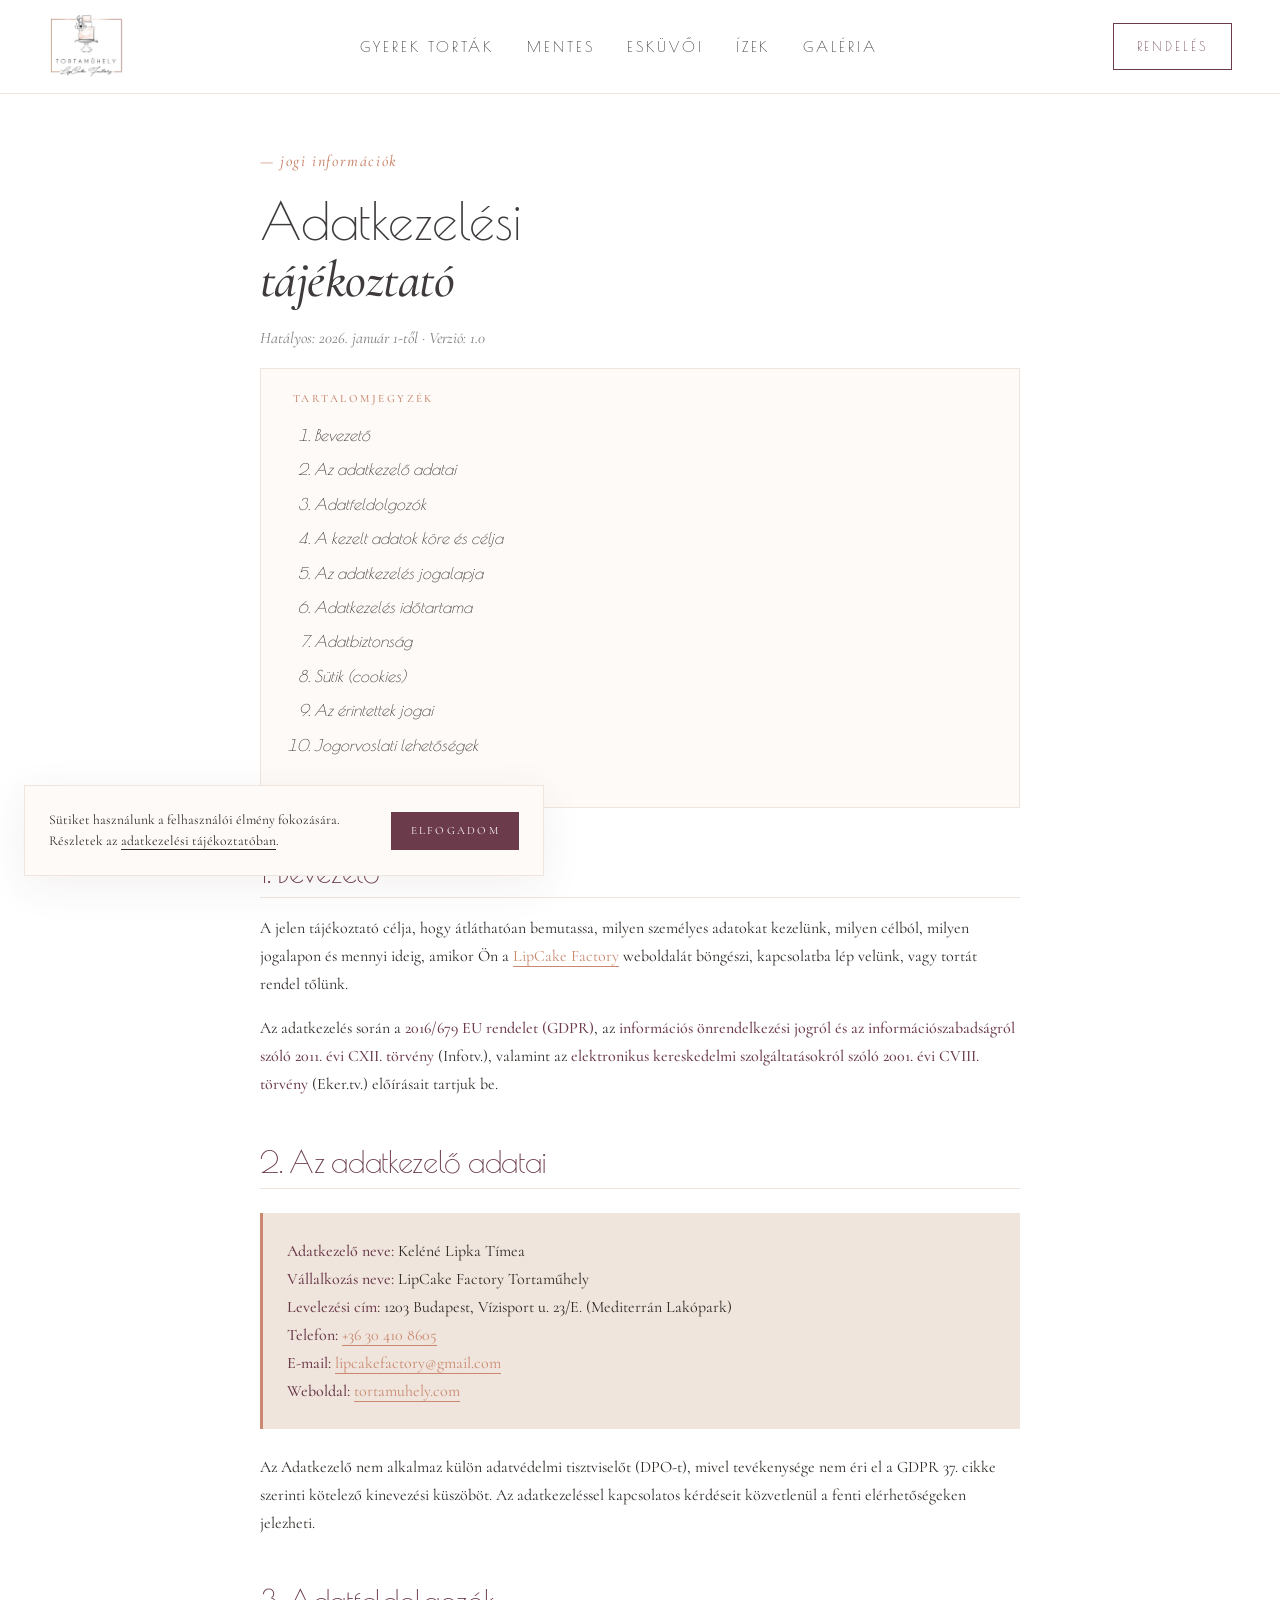
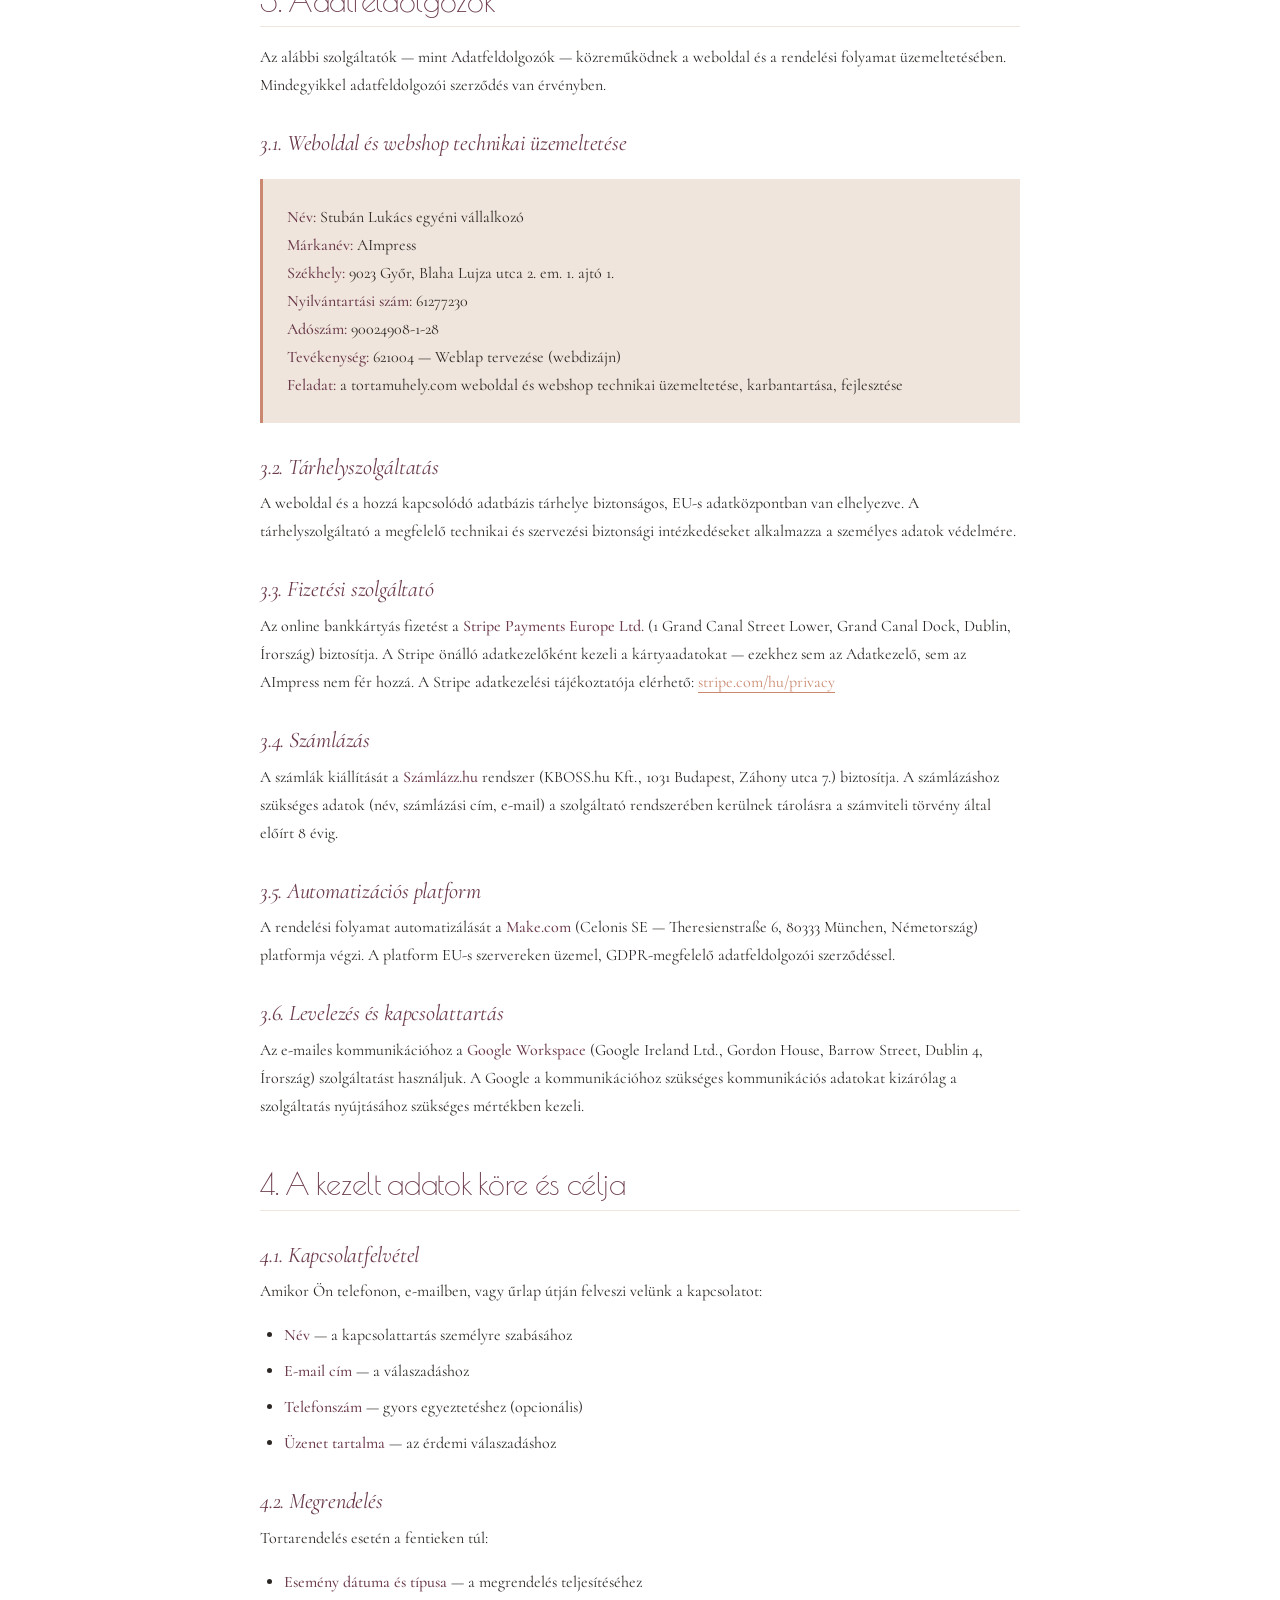
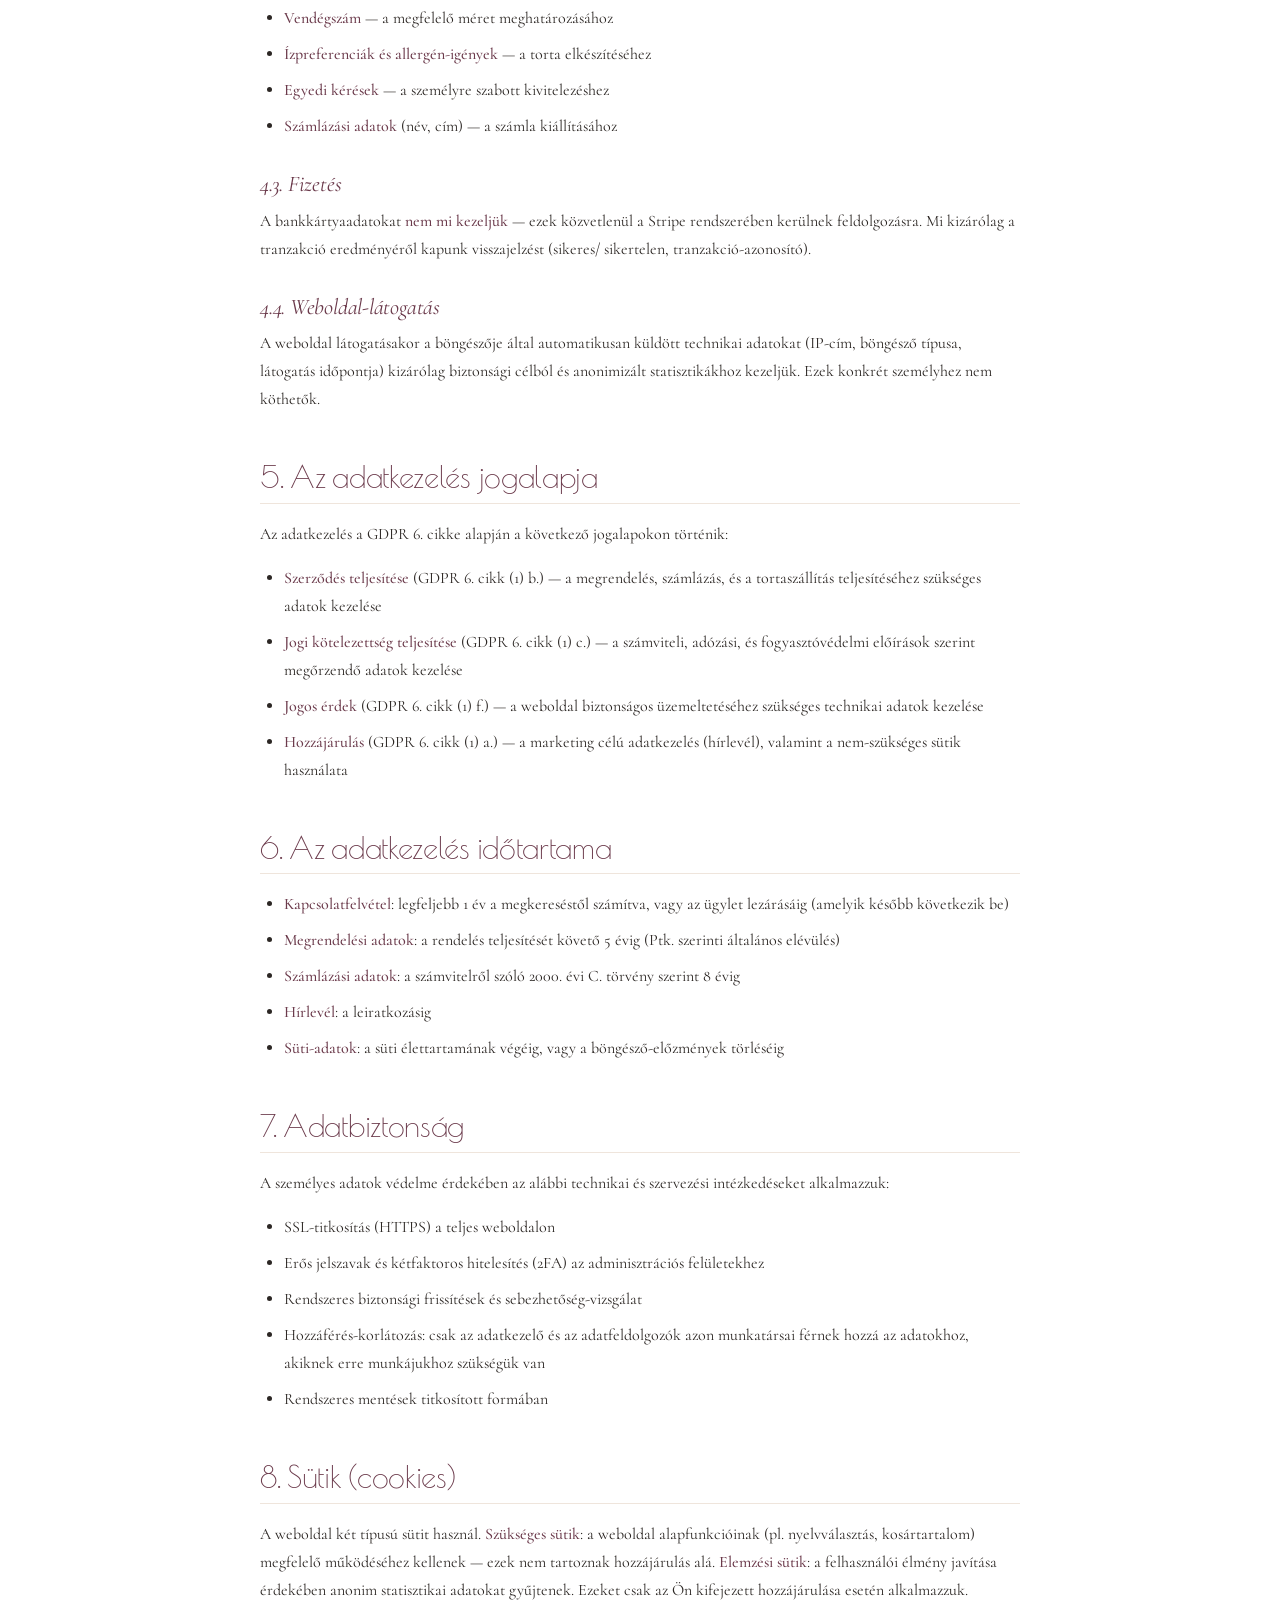
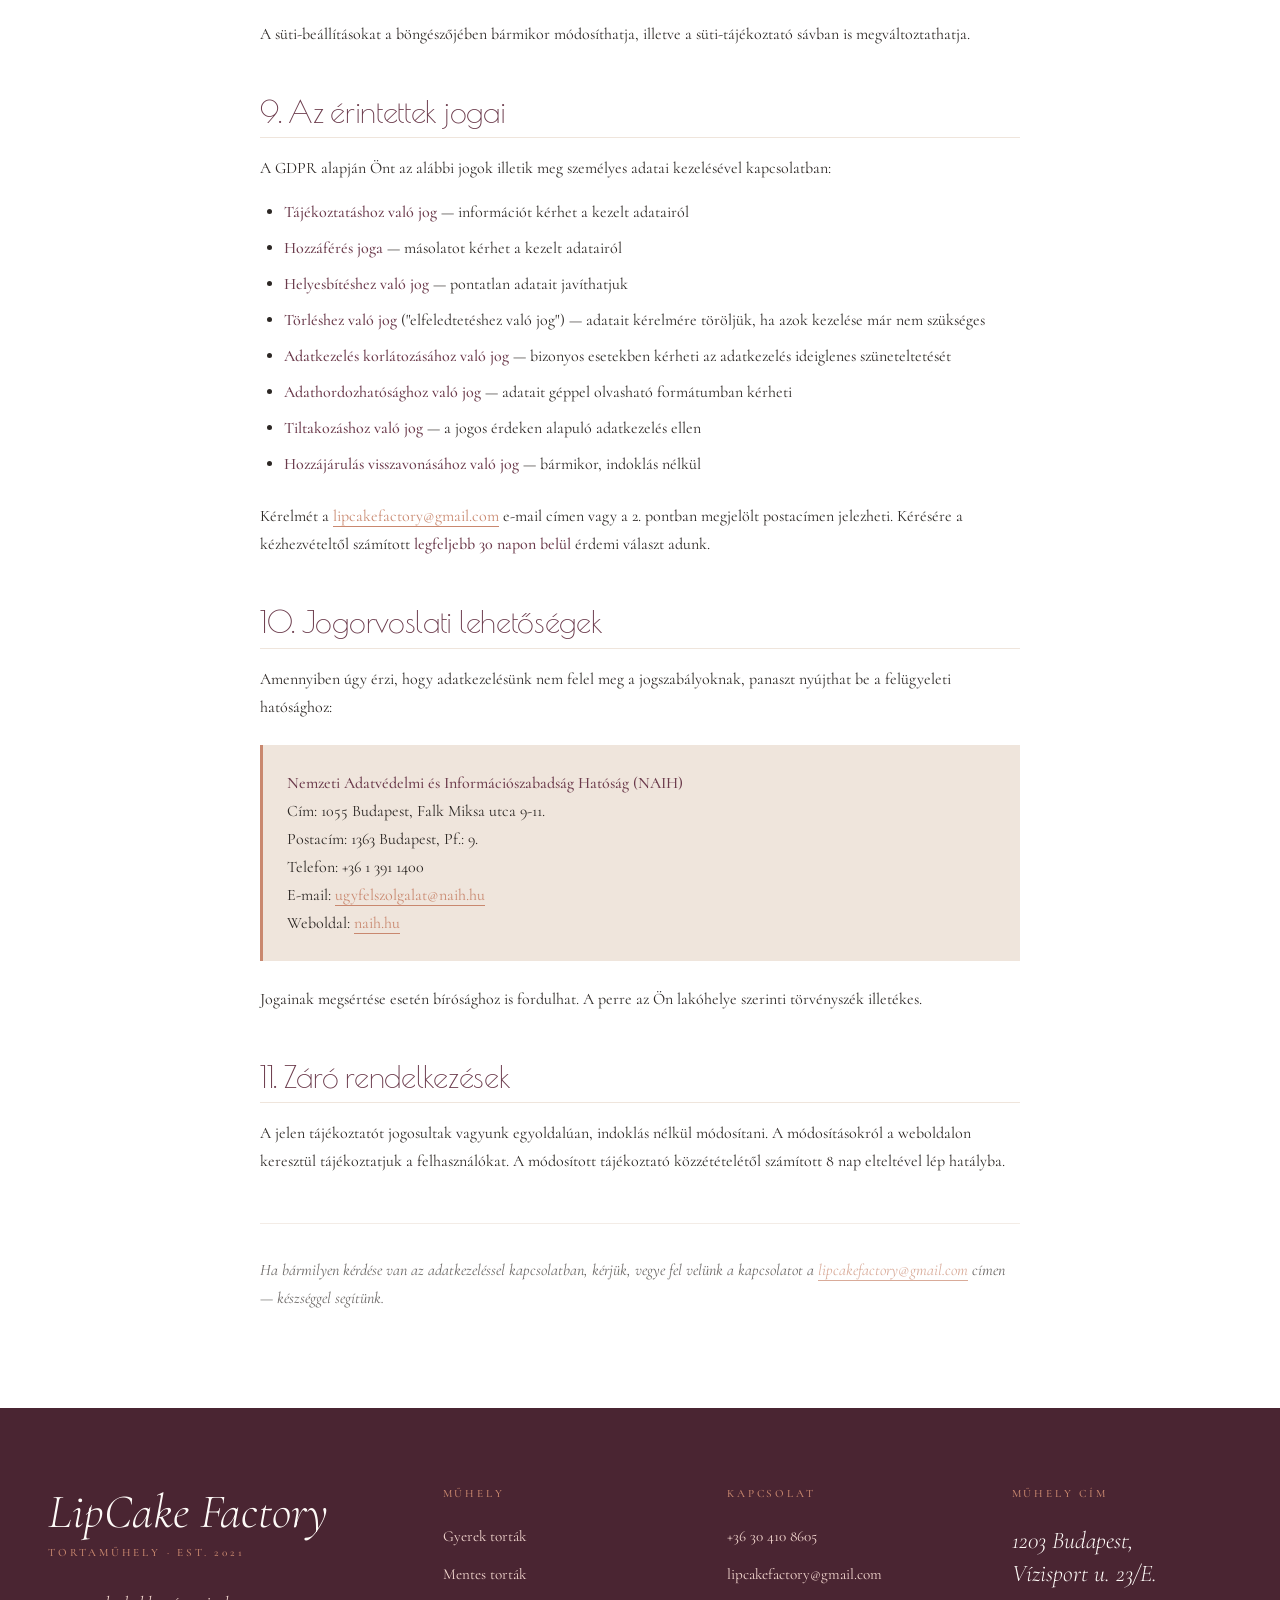
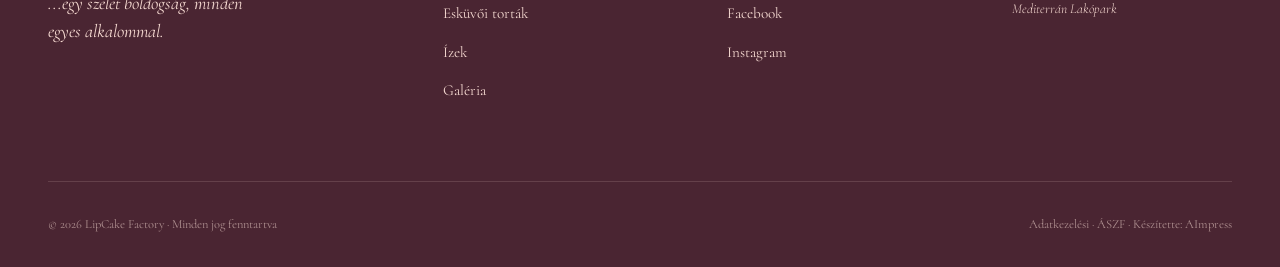
<file: adatkezeles.html>
<!DOCTYPE html>
<html lang="hu">
<head>
  <meta charset="UTF-8" />
  <script>
    /* Progressive enhancement: mark JS active (enables reveal animation).
       Safety net: if the main script never runs, reveal everything anyway. */
    document.documentElement.className += ' js';
    addEventListener('load', function () {
      setTimeout(function () {
        if (!window.__lipReveal) {
          var els = document.querySelectorAll('.reveal');
          for (var i = 0; i < els.length; i++) els[i].classList.add('in');
        }
      }, 1500);
    });
  </script>

  <meta name="viewport" content="width=device-width, initial-scale=1.0" />
  <title>Adatkezelési tájékoztató — LipCake Factory</title>
  <meta name="description" content="A LipCake Factory Tortaműhely adatkezelési tájékoztatója — GDPR-megfelelő tájékoztatás a személyes adatok kezeléséről." />
  <link rel="preconnect" href="https://fonts.googleapis.com" />
  <link rel="preconnect" href="https://fonts.gstatic.com" crossorigin />
  <link href="https://fonts.googleapis.com/css2?family=Corben:wght@400;700&family=Cormorant:ital,wght@0,400;0,500;0,600;1,400;1,500&family=Poiret+One&display=swap" rel="stylesheet" />
  <link rel="stylesheet" href="styles.css" />
</head>
<body>

  <nav class="nav" aria-label="Főnavigáció">
    <a href="index.html" class="nav-brand" aria-label="LipCake Factory Tortaműhely"><img class="nav-logo" src="kepek/tortamuhely-retina.jpg" alt="LipCake Factory Tortaműhely" /></a>
    <ul class="nav-menu">
      <li><a href="gyerek-tortak.html">Gyerek torták</a></li>
      <li><a href="mentes-tortak.html">Mentes</a></li>
      <li><a href="eskuvoi-tortak.html">Esküvői</a></li>
      <li><a href="izlista.html">Ízek</a></li>
      <li><a href="galeria.html">Galéria</a></li>
      <li class="menu-cta"><a href="rendeles.html">Rendelés</a></li>
      <li class="menu-contact"><a href="tel:+36304108605">+36 30 410 8605</a></li>
    </ul>
    <span class="nav-cta-wrap"><a href="rendeles.html" class="nav-cta"><span>Rendelés</span></a></span>
    <button class="nav-toggle" aria-label="Menü"><span></span><span></span><span></span></button>
  </nav>

  <section class="legal-page container">
    <div class="legal-content">
      <span class="chapter-num">— jogi információk</span>
      <h1 class="display-l" style="margin-top: 1rem; margin-bottom: 1rem;">
        Adatkezelési<br /><em>tájékoztató</em>
      </h1>
      <p class="legal-meta">Hatályos: 2026. január 1-től · Verzió: 1.0</p>

      <div class="legal-toc">
        <h4>Tartalomjegyzék</h4>
        <ol>
          <li><a href="#bevezeto">Bevezető</a></li>
          <li><a href="#adatkezelo">Az adatkezelő adatai</a></li>
          <li><a href="#adatfeldolgozok">Adatfeldolgozók</a></li>
          <li><a href="#adatok-kore">A kezelt adatok köre és célja</a></li>
          <li><a href="#jogalap">Az adatkezelés jogalapja</a></li>
          <li><a href="#idotartam">Adatkezelés időtartama</a></li>
          <li><a href="#biztonsag">Adatbiztonság</a></li>
          <li><a href="#sutik">Sütik (cookies)</a></li>
          <li><a href="#jogok">Az érintettek jogai</a></li>
          <li><a href="#jogorvoslat">Jogorvoslati lehetőségek</a></li>
        </ol>
      </div>

      <h2 id="bevezeto">1. Bevezető</h2>
      <p>
        A jelen tájékoztató célja, hogy átláthatóan bemutassa, milyen személyes
        adatokat kezelünk, milyen célból, milyen jogalapon és mennyi ideig,
        amikor Ön a <a href="index.html">LipCake Factory</a> weboldalát böngészi,
        kapcsolatba lép velünk, vagy tortát rendel tőlünk.
      </p>
      <p>
        Az adatkezelés során a <strong>2016/679 EU rendelet (GDPR)</strong>, az
        <strong>információs önrendelkezési jogról és az információszabadságról
        szóló 2011. évi CXII. törvény</strong> (Infotv.), valamint az
        <strong>elektronikus kereskedelmi szolgáltatásokról szóló 2001. évi
        CVIII. törvény</strong> (Eker.tv.) előírásait tartjuk be.
      </p>

      <h2 id="adatkezelo">2. Az adatkezelő adatai</h2>
      <div class="legal-info-box">
        <p>
          <strong>Adatkezelő neve:</strong> Keléné Lipka Tímea<br />
          <strong>Vállalkozás neve:</strong> LipCake Factory Tortaműhely<br />
          <strong>Levelezési cím:</strong> 1203 Budapest, Vízisport u. 23/E. (Mediterrán Lakópark)<br />
          <strong>Telefon:</strong> <a href="tel:+36304108605">+36 30 410 8605</a><br />
          <strong>E-mail:</strong> <a href="mailto:lipcakefactory@gmail.com">lipcakefactory@gmail.com</a><br />
          <strong>Weboldal:</strong> <a href="index.html">tortamuhely.com</a>
        </p>
      </div>
      <p>
        Az Adatkezelő nem alkalmaz külön adatvédelmi tisztviselőt (DPO-t),
        mivel tevékenysége nem éri el a GDPR 37. cikke szerinti kötelező
        kinevezési küszöböt. Az adatkezeléssel kapcsolatos kérdéseit
        közvetlenül a fenti elérhetőségeken jelezheti.
      </p>

      <h2 id="adatfeldolgozok">3. Adatfeldolgozók</h2>
      <p>
        Az alábbi szolgáltatók — mint Adatfeldolgozók — közreműködnek a
        weboldal és a rendelési folyamat üzemeltetésében. Mindegyikkel
        adatfeldolgozói szerződés van érvényben.
      </p>

      <h3>3.1. Weboldal és webshop technikai üzemeltetése</h3>
      <div class="legal-info-box">
        <p>
          <strong>Név:</strong> Stubán Lukács egyéni vállalkozó<br />
          <strong>Márkanév:</strong> AImpress<br />
          <strong>Székhely:</strong> 9023 Győr, Blaha Lujza utca 2. em. 1. ajtó 1.<br />
          <strong>Nyilvántartási szám:</strong> 61277230<br />
          <strong>Adószám:</strong> 90024908-1-28<br />
          <strong>Tevékenység:</strong> 621004 — Weblap tervezése (webdizájn)<br />
          <strong>Feladat:</strong> a tortamuhely.com weboldal és webshop technikai
          üzemeltetése, karbantartása, fejlesztése
        </p>
      </div>

      <h3>3.2. Tárhelyszolgáltatás</h3>
      <p>
        A weboldal és a hozzá kapcsolódó adatbázis tárhelye biztonságos,
        EU-s adatközpontban van elhelyezve. A tárhelyszolgáltató a megfelelő
        technikai és szervezési biztonsági intézkedéseket alkalmazza a
        személyes adatok védelmére.
      </p>

      <h3>3.3. Fizetési szolgáltató</h3>
      <p>
        Az online bankkártyás fizetést a <strong>Stripe Payments Europe Ltd.</strong>
        (1 Grand Canal Street Lower, Grand Canal Dock, Dublin, Írország) biztosítja.
        A Stripe önálló adatkezelőként kezeli a kártyaadatokat — ezekhez sem
        az Adatkezelő, sem az AImpress nem fér hozzá. A Stripe adatkezelési
        tájékoztatója elérhető: <a href="https://stripe.com/hu/privacy" target="_blank" rel="noopener">stripe.com/hu/privacy</a>
      </p>

      <h3>3.4. Számlázás</h3>
      <p>
        A számlák kiállítását a <strong>Számlázz.hu</strong> rendszer
        (KBOSS.hu Kft., 1031 Budapest, Záhony utca 7.) biztosítja. A
        számlázáshoz szükséges adatok (név, számlázási cím, e-mail) a
        szolgáltató rendszerében kerülnek tárolásra a számviteli törvény
        által előírt 8 évig.
      </p>

      <h3>3.5. Automatizációs platform</h3>
      <p>
        A rendelési folyamat automatizálását a <strong>Make.com</strong>
        (Celonis SE — Theresienstraße 6, 80333 München, Németország)
        platformja végzi. A platform EU-s szervereken üzemel, GDPR-megfelelő
        adatfeldolgozói szerződéssel.
      </p>

      <h3>3.6. Levelezés és kapcsolattartás</h3>
      <p>
        Az e-mailes kommunikációhoz a <strong>Google Workspace</strong>
        (Google Ireland Ltd., Gordon House, Barrow Street, Dublin 4, Írország)
        szolgáltatást használjuk. A Google a kommunikációhoz szükséges
        kommunikációs adatokat kizárólag a szolgáltatás nyújtásához
        szükséges mértékben kezeli.
      </p>

      <h2 id="adatok-kore">4. A kezelt adatok köre és célja</h2>

      <h3>4.1. Kapcsolatfelvétel</h3>
      <p>Amikor Ön telefonon, e-mailben, vagy űrlap útján felveszi velünk a kapcsolatot:</p>
      <ul>
        <li><strong>Név</strong> — a kapcsolattartás személyre szabásához</li>
        <li><strong>E-mail cím</strong> — a válaszadáshoz</li>
        <li><strong>Telefonszám</strong> — gyors egyeztetéshez (opcionális)</li>
        <li><strong>Üzenet tartalma</strong> — az érdemi válaszadáshoz</li>
      </ul>

      <h3>4.2. Megrendelés</h3>
      <p>Tortarendelés esetén a fentieken túl:</p>
      <ul>
        <li><strong>Esemény dátuma és típusa</strong> — a megrendelés teljesítéséhez</li>
        <li><strong>Vendégszám</strong> — a megfelelő méret meghatározásához</li>
        <li><strong>Ízpreferenciák és allergén-igények</strong> — a torta elkészítéséhez</li>
        <li><strong>Egyedi kérések</strong> — a személyre szabott kivitelezéshez</li>
        <li><strong>Számlázási adatok</strong> (név, cím) — a számla kiállításához</li>
      </ul>

      <h3>4.3. Fizetés</h3>
      <p>
        A bankkártyaadatokat <strong>nem mi kezeljük</strong> — ezek
        közvetlenül a Stripe rendszerében kerülnek feldolgozásra. Mi
        kizárólag a tranzakció eredményéről kapunk visszajelzést (sikeres/
        sikertelen, tranzakció-azonosító).
      </p>

      <h3>4.4. Weboldal-látogatás</h3>
      <p>
        A weboldal látogatásakor a böngészője által automatikusan küldött
        technikai adatokat (IP-cím, böngésző típusa, látogatás időpontja)
        kizárólag biztonsági célból és anonimizált statisztikákhoz kezeljük.
        Ezek konkrét személyhez nem köthetők.
      </p>

      <h2 id="jogalap">5. Az adatkezelés jogalapja</h2>
      <p>Az adatkezelés a GDPR 6. cikke alapján a következő jogalapokon történik:</p>
      <ul>
        <li>
          <strong>Szerződés teljesítése</strong> (GDPR 6. cikk (1) b.) —
          a megrendelés, számlázás, és a tortaszállítás teljesítéséhez
          szükséges adatok kezelése
        </li>
        <li>
          <strong>Jogi kötelezettség teljesítése</strong> (GDPR 6. cikk (1) c.) —
          a számviteli, adózási, és fogyasztóvédelmi előírások szerint
          megőrzendő adatok kezelése
        </li>
        <li>
          <strong>Jogos érdek</strong> (GDPR 6. cikk (1) f.) — a weboldal
          biztonságos üzemeltetéséhez szükséges technikai adatok kezelése
        </li>
        <li>
          <strong>Hozzájárulás</strong> (GDPR 6. cikk (1) a.) — a marketing
          célú adatkezelés (hírlevél), valamint a nem-szükséges sütik használata
        </li>
      </ul>

      <h2 id="idotartam">6. Az adatkezelés időtartama</h2>
      <ul>
        <li>
          <strong>Kapcsolatfelvétel</strong>: legfeljebb 1 év a megkereséstől
          számítva, vagy az ügylet lezárásáig (amelyik később következik be)
        </li>
        <li>
          <strong>Megrendelési adatok</strong>: a rendelés teljesítését követő
          5 évig (Ptk. szerinti általános elévülés)
        </li>
        <li>
          <strong>Számlázási adatok</strong>: a számvitelről szóló 2000. évi
          C. törvény szerint 8 évig
        </li>
        <li>
          <strong>Hírlevél</strong>: a leiratkozásig
        </li>
        <li>
          <strong>Süti-adatok</strong>: a süti élettartamának végéig, vagy a
          böngésző-előzmények törléséig
        </li>
      </ul>

      <h2 id="biztonsag">7. Adatbiztonság</h2>
      <p>
        A személyes adatok védelme érdekében az alábbi technikai és
        szervezési intézkedéseket alkalmazzuk:
      </p>
      <ul>
        <li>SSL-titkosítás (HTTPS) a teljes weboldalon</li>
        <li>Erős jelszavak és kétfaktoros hitelesítés (2FA) az adminisztrációs felületekhez</li>
        <li>Rendszeres biztonsági frissítések és sebezhetőség-vizsgálat</li>
        <li>Hozzáférés-korlátozás: csak az adatkezelő és az adatfeldolgozók azon munkatársai férnek hozzá az adatokhoz, akiknek erre munkájukhoz szükségük van</li>
        <li>Rendszeres mentések titkosított formában</li>
      </ul>

      <h2 id="sutik">8. Sütik (cookies)</h2>
      <p>
        A weboldal két típusú sütit használ. <strong>Szükséges sütik</strong>:
        a weboldal alapfunkcióinak (pl. nyelvválasztás, kosártartalom)
        megfelelő működéséhez kellenek — ezek nem tartoznak hozzájárulás
        alá. <strong>Elemzési sütik</strong>: a felhasználói élmény javítása
        érdekében anonim statisztikai adatokat gyűjtenek. Ezeket csak az Ön
        kifejezett hozzájárulása esetén alkalmazzuk.
      </p>
      <p>
        A süti-beállításokat a böngészőjében bármikor módosíthatja, illetve
        a süti-tájékoztató sávban is megváltoztathatja.
      </p>

      <h2 id="jogok">9. Az érintettek jogai</h2>
      <p>A GDPR alapján Önt az alábbi jogok illetik meg személyes adatai kezelésével kapcsolatban:</p>
      <ul>
        <li><strong>Tájékoztatáshoz való jog</strong> — információt kérhet a kezelt adatairól</li>
        <li><strong>Hozzáférés joga</strong> — másolatot kérhet a kezelt adatairól</li>
        <li><strong>Helyesbítéshez való jog</strong> — pontatlan adatait javíthatjuk</li>
        <li><strong>Törléshez való jog</strong> ("elfeledtetéshez való jog") — adatait kérelmére töröljük, ha azok kezelése már nem szükséges</li>
        <li><strong>Adatkezelés korlátozásához való jog</strong> — bizonyos esetekben kérheti az adatkezelés ideiglenes szüneteltetését</li>
        <li><strong>Adathordozhatósághoz való jog</strong> — adatait géppel olvasható formátumban kérheti</li>
        <li><strong>Tiltakozáshoz való jog</strong> — a jogos érdeken alapuló adatkezelés ellen</li>
        <li><strong>Hozzájárulás visszavonásához való jog</strong> — bármikor, indoklás nélkül</li>
      </ul>
      <p>
        Kérelmét a <a href="mailto:lipcakefactory@gmail.com">lipcakefactory@gmail.com</a>
        e-mail címen vagy a 2. pontban megjelölt postacímen jelezheti.
        Kérésére a kézhezvételtől számított <strong>legfeljebb 30 napon
        belül</strong> érdemi választ adunk.
      </p>

      <h2 id="jogorvoslat">10. Jogorvoslati lehetőségek</h2>
      <p>
        Amennyiben úgy érzi, hogy adatkezelésünk nem felel meg a
        jogszabályoknak, panaszt nyújthat be a felügyeleti hatósághoz:
      </p>
      <div class="legal-info-box">
        <p>
          <strong>Nemzeti Adatvédelmi és Információszabadság Hatóság (NAIH)</strong><br />
          Cím: 1055 Budapest, Falk Miksa utca 9-11.<br />
          Postacím: 1363 Budapest, Pf.: 9.<br />
          Telefon: +36 1 391 1400<br />
          E-mail: <a href="mailto:ugyfelszolgalat@naih.hu">ugyfelszolgalat@naih.hu</a><br />
          Weboldal: <a href="https://naih.hu" target="_blank" rel="noopener">naih.hu</a>
        </p>
      </div>
      <p>
        Jogainak megsértése esetén bírósághoz is fordulhat. A perre az
        Ön lakóhelye szerinti törvényszék illetékes.
      </p>

      <h2>11. Záró rendelkezések</h2>
      <p>
        A jelen tájékoztatót jogosultak vagyunk egyoldalúan, indoklás
        nélkül módosítani. A módosításokról a weboldalon keresztül
        tájékoztatjuk a felhasználókat. A módosított tájékoztató közzétételétől
        számított 8 nap elteltével lép hatályba.
      </p>
      <p style="margin-top: 3rem; padding-top: 2rem; border-top: 1px solid var(--whisper); font-style: italic; opacity: 0.7;">
        Ha bármilyen kérdése van az adatkezeléssel kapcsolatban, kérjük,
        vegye fel velünk a kapcsolatot a <a href="mailto:lipcakefactory@gmail.com">lipcakefactory@gmail.com</a>
        címen — készséggel segítünk.
      </p>
    </div>
  </section>

  <footer class="footer">
    <div class="container">
      <div class="footer-grid">
        <div>
          <div class="footer-brand">LipCake Factory<small>Tortaműhely · Est. 2021</small></div>
          <p class="footer-tagline">...egy szelet boldogság, minden egyes alkalommal.</p>
        </div>
        <div class="footer-col">
          <h4>Műhely</h4>
          <ul>
            <li><a href="gyerek-tortak.html">Gyerek torták</a></li>
            <li><a href="mentes-tortak.html">Mentes torták</a></li>
            <li><a href="eskuvoi-tortak.html">Esküvői torták</a></li>
            <li><a href="izlista.html">Ízek</a></li>
            <li><a href="galeria.html">Galéria</a></li>
          </ul>
        </div>
        <div class="footer-col">
          <h4>Kapcsolat</h4>
          <ul>
            <li><a href="tel:+36304108605">+36 30 410 8605</a></li>
            <li><a href="mailto:lipcakefactory@gmail.com">lipcakefactory@gmail.com</a></li>
            <li><a href="https://www.facebook.com/lipcakefactory" target="_blank" rel="noopener">Facebook</a></li>
            <li><a href="https://instagram.com/lipcakefactory.tortamuhely" target="_blank" rel="noopener">Instagram</a></li>
          </ul>
        </div>
        <div class="footer-col">
          <h4>Műhely cím</h4>
          <p class="footer-contact-big">
            1203 Budapest,<br />Vízisport u. 23/E.<br />
            <span style="font-size:.85rem; color: var(--rose-soft); display:block; margin-top:.5rem;">Mediterrán Lakópark</span>
          </p>
        </div>
      </div>
      <div class="footer-bottom">
        <span>© 2026 LipCake Factory · Minden jog fenntartva</span>
        <span><a href="adatkezeles.html">Adatkezelési</a> · <a href="aszf.html">ÁSZF</a> · <a href="https://aimpress.vibepreview.com" target="_blank" rel="noopener">Készítette: AImpress</a></span>
      </div>
    </div>
  </footer>

  <script src="script.js"></script>
</body>
</html>
</file>
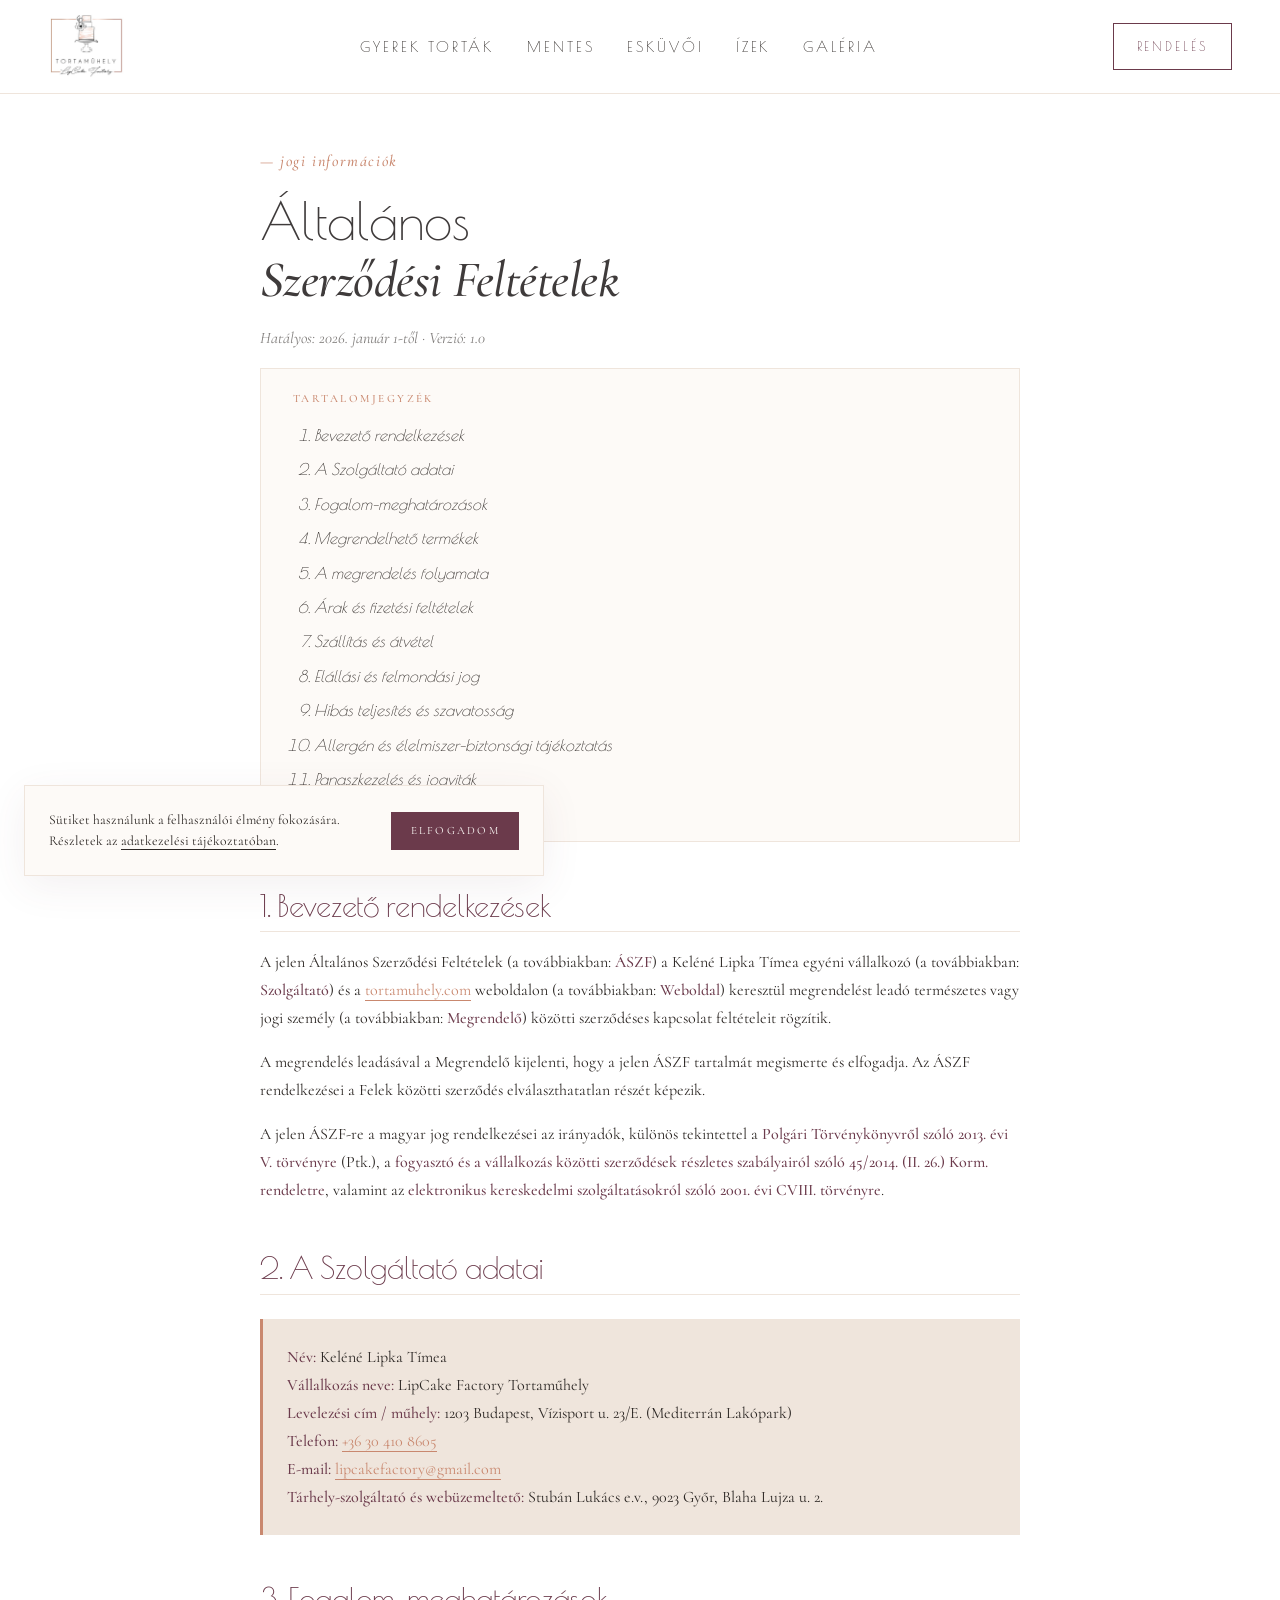
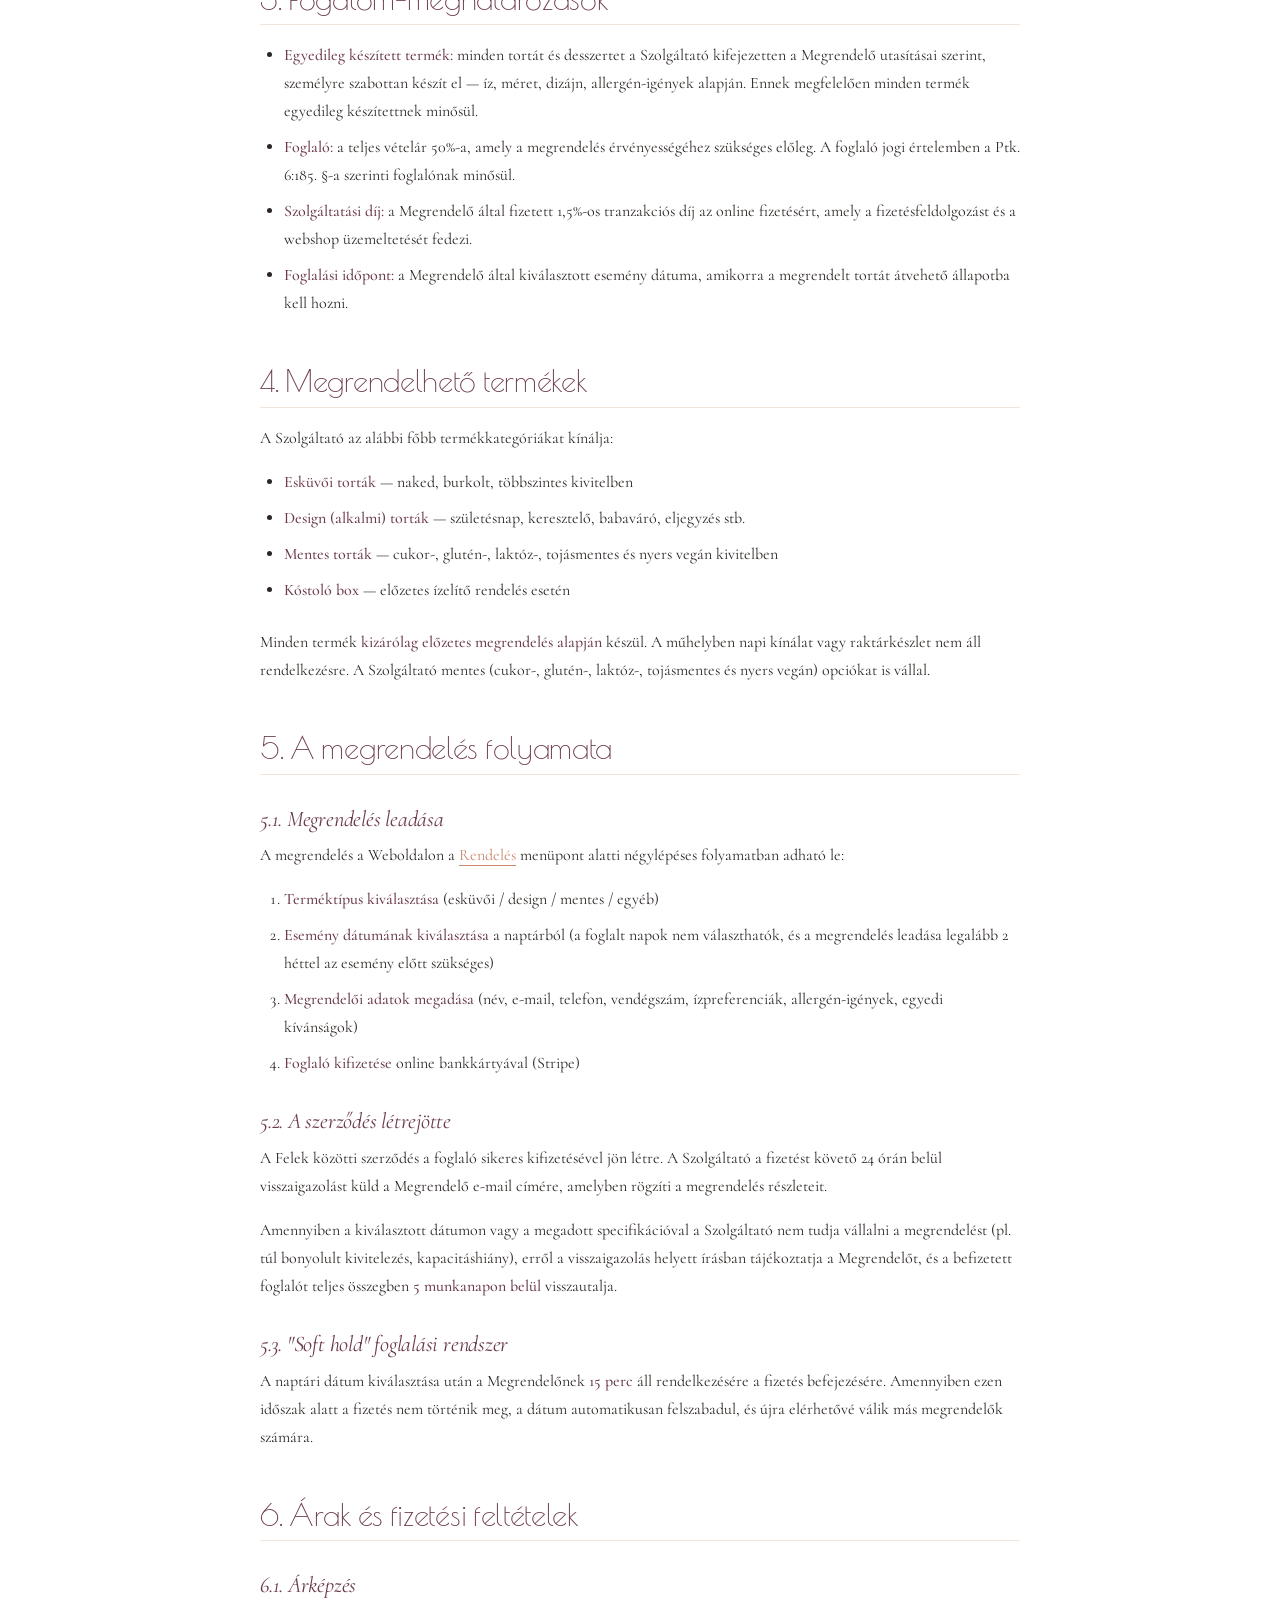
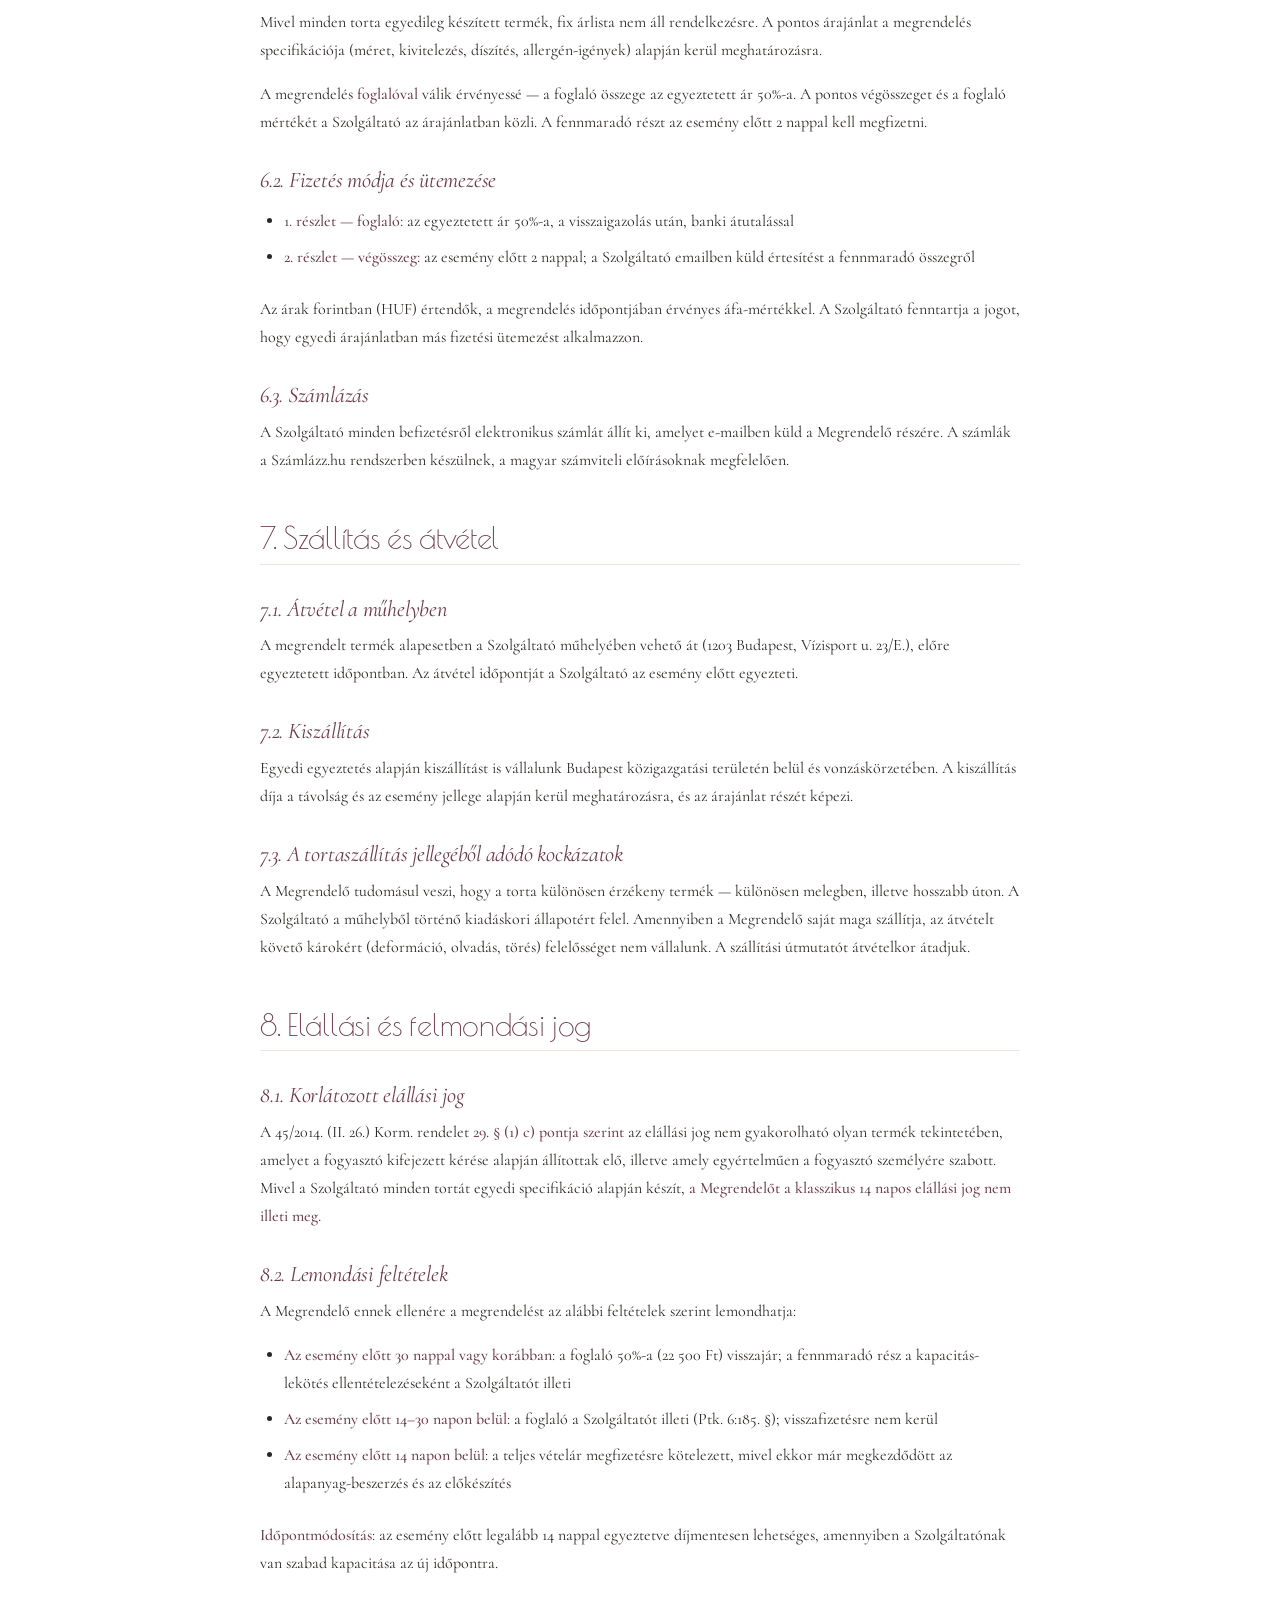
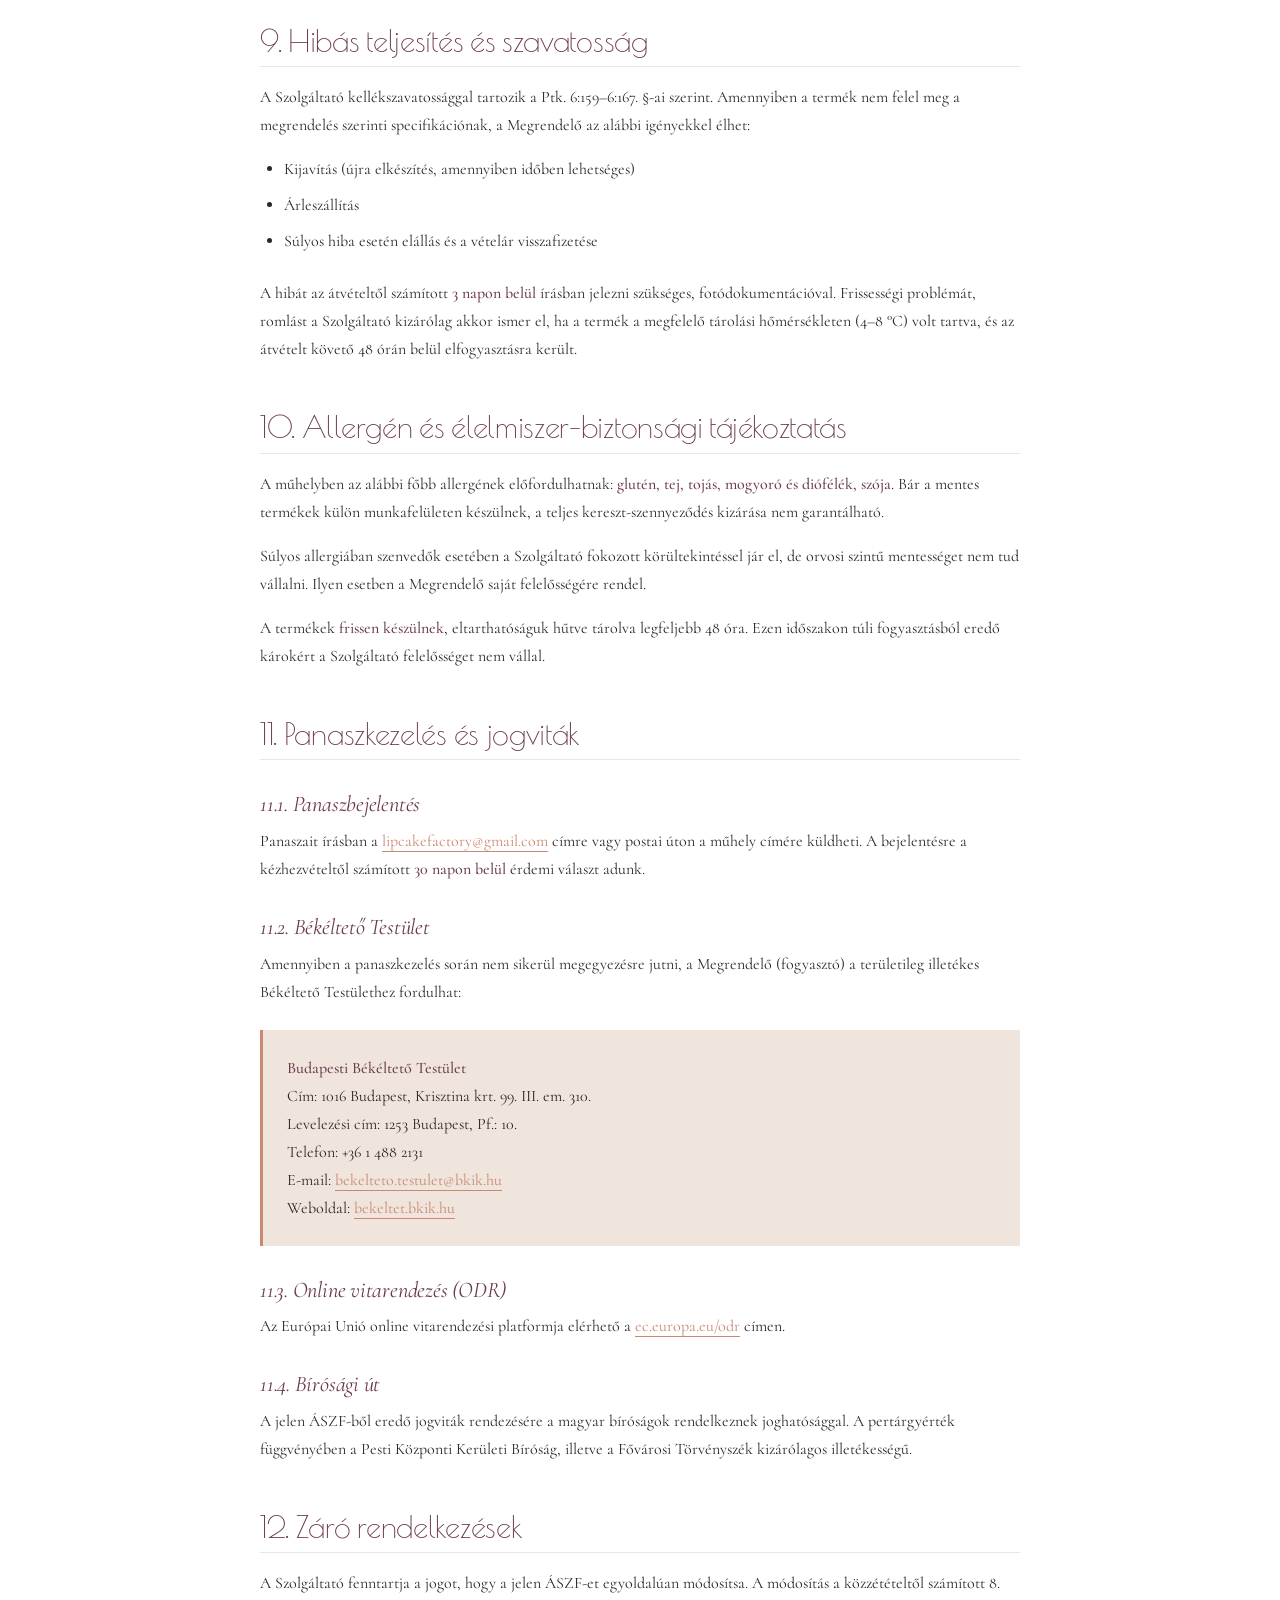
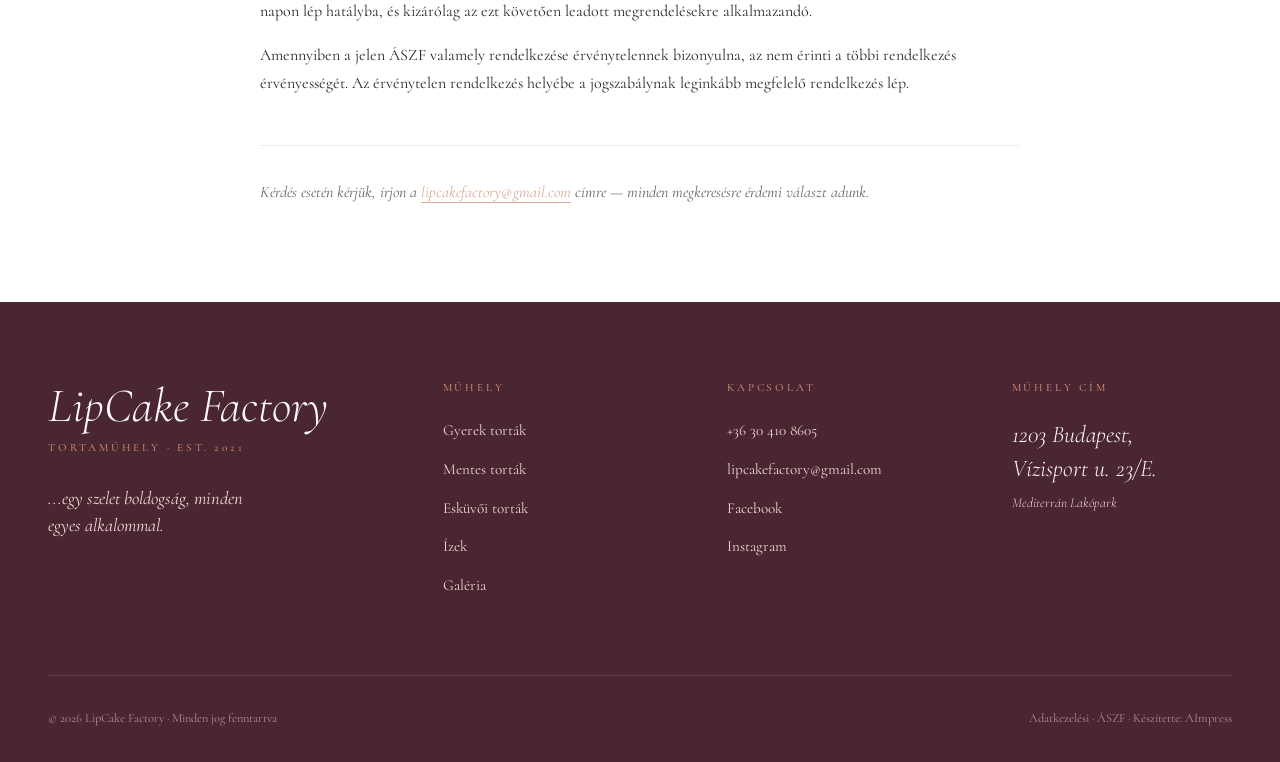
<file: aszf.html>
<!DOCTYPE html>
<html lang="hu">
<head>
  <meta charset="UTF-8" />
  <script>
    /* Progressive enhancement: mark JS active (enables reveal animation).
       Safety net: if the main script never runs, reveal everything anyway. */
    document.documentElement.className += ' js';
    addEventListener('load', function () {
      setTimeout(function () {
        if (!window.__lipReveal) {
          var els = document.querySelectorAll('.reveal');
          for (var i = 0; i < els.length; i++) els[i].classList.add('in');
        }
      }, 1500);
    });
  </script>

  <meta name="viewport" content="width=device-width, initial-scale=1.0" />
  <title>ÁSZF — LipCake Factory</title>
  <meta name="description" content="A LipCake Factory Tortaműhely Általános Szerződési Feltételei — rendelés, fizetés, szállítás, elállás szabályai." />
  <link rel="preconnect" href="https://fonts.googleapis.com" />
  <link rel="preconnect" href="https://fonts.gstatic.com" crossorigin />
  <link href="https://fonts.googleapis.com/css2?family=Corben:wght@400;700&family=Cormorant:ital,wght@0,400;0,500;0,600;1,400;1,500&family=Poiret+One&display=swap" rel="stylesheet" />
  <link rel="stylesheet" href="styles.css" />
</head>
<body>

  <nav class="nav" aria-label="Főnavigáció">
    <a href="index.html" class="nav-brand" aria-label="LipCake Factory Tortaműhely"><img class="nav-logo" src="kepek/tortamuhely-retina.jpg" alt="LipCake Factory Tortaműhely" /></a>
    <ul class="nav-menu">
      <li><a href="gyerek-tortak.html">Gyerek torták</a></li>
      <li><a href="mentes-tortak.html">Mentes</a></li>
      <li><a href="eskuvoi-tortak.html">Esküvői</a></li>
      <li><a href="izlista.html">Ízek</a></li>
      <li><a href="galeria.html">Galéria</a></li>
      <li class="menu-cta"><a href="rendeles.html">Rendelés</a></li>
      <li class="menu-contact"><a href="tel:+36304108605">+36 30 410 8605</a></li>
    </ul>
    <span class="nav-cta-wrap"><a href="rendeles.html" class="nav-cta"><span>Rendelés</span></a></span>
    <button class="nav-toggle" aria-label="Menü"><span></span><span></span><span></span></button>
  </nav>

  <section class="legal-page container">
    <div class="legal-content">
      <span class="chapter-num">— jogi információk</span>
      <h1 class="display-l" style="margin-top: 1rem; margin-bottom: 1rem;">
        Általános<br /><em>Szerződési Feltételek</em>
      </h1>
      <p class="legal-meta">Hatályos: 2026. január 1-től · Verzió: 1.0</p>

      <div class="legal-toc">
        <h4>Tartalomjegyzék</h4>
        <ol>
          <li><a href="#bevezeto">Bevezető rendelkezések</a></li>
          <li><a href="#szolgaltato">A Szolgáltató adatai</a></li>
          <li><a href="#fogalmak">Fogalom-meghatározások</a></li>
          <li><a href="#termekek">Megrendelhető termékek</a></li>
          <li><a href="#megrendeles">A megrendelés folyamata</a></li>
          <li><a href="#arak">Árak és fizetési feltételek</a></li>
          <li><a href="#szallitas">Szállítás és átvétel</a></li>
          <li><a href="#elallas">Elállási és felmondási jog</a></li>
          <li><a href="#hibas">Hibás teljesítés és szavatosság</a></li>
          <li><a href="#allergen">Allergén és élelmiszer-biztonsági tájékoztatás</a></li>
          <li><a href="#panasz">Panaszkezelés és jogviták</a></li>
        </ol>
      </div>

      <h2 id="bevezeto">1. Bevezető rendelkezések</h2>
      <p>
        A jelen Általános Szerződési Feltételek (a továbbiakban: <strong>ÁSZF</strong>)
        a Keléné Lipka Tímea egyéni vállalkozó (a továbbiakban: <strong>Szolgáltató</strong>)
        és a <a href="index.html">tortamuhely.com</a> weboldalon (a továbbiakban:
        <strong>Weboldal</strong>) keresztül megrendelést leadó természetes vagy
        jogi személy (a továbbiakban: <strong>Megrendelő</strong>) közötti
        szerződéses kapcsolat feltételeit rögzítik.
      </p>
      <p>
        A megrendelés leadásával a Megrendelő kijelenti, hogy a jelen ÁSZF
        tartalmát megismerte és elfogadja. Az ÁSZF rendelkezései a Felek
        közötti szerződés elválaszthatatlan részét képezik.
      </p>
      <p>
        A jelen ÁSZF-re a magyar jog rendelkezései az irányadók, különös
        tekintettel a <strong>Polgári Törvénykönyvről szóló 2013. évi V.
        törvényre</strong> (Ptk.), a <strong>fogyasztó és a vállalkozás
        közötti szerződések részletes szabályairól szóló 45/2014. (II. 26.)
        Korm. rendeletre</strong>, valamint az <strong>elektronikus
        kereskedelmi szolgáltatásokról szóló 2001. évi CVIII. törvényre</strong>.
      </p>

      <h2 id="szolgaltato">2. A Szolgáltató adatai</h2>
      <div class="legal-info-box">
        <p>
          <strong>Név:</strong> Keléné Lipka Tímea<br />
          <strong>Vállalkozás neve:</strong> LipCake Factory Tortaműhely<br />
          <strong>Levelezési cím / műhely:</strong> 1203 Budapest, Vízisport u. 23/E. (Mediterrán Lakópark)<br />
          <strong>Telefon:</strong> <a href="tel:+36304108605">+36 30 410 8605</a><br />
          <strong>E-mail:</strong> <a href="mailto:lipcakefactory@gmail.com">lipcakefactory@gmail.com</a><br />
          <strong>Tárhely-szolgáltató és webüzemeltető:</strong> Stubán Lukács e.v., 9023 Győr, Blaha Lujza u. 2.
        </p>
      </div>

      <h2 id="fogalmak">3. Fogalom-meghatározások</h2>
      <ul>
        <li>
          <strong>Egyedileg készített termék:</strong> minden tortát és
          desszertet a Szolgáltató kifejezetten a Megrendelő utasításai szerint,
          személyre szabottan készít el — íz, méret, dizájn, allergén-igények
          alapján. Ennek megfelelően minden termék egyedileg készítettnek minősül.
        </li>
        <li>
          <strong>Foglaló:</strong> a teljes vételár 50%-a, amely a megrendelés
          érvényességéhez szükséges előleg. A foglaló jogi értelemben a
          Ptk. 6:185. §-a szerinti foglalónak minősül.
        </li>
        <li>
          <strong>Szolgáltatási díj:</strong> a Megrendelő által fizetett
          1,5%-os tranzakciós díj az online fizetésért, amely a fizetésfeldolgozást
          és a webshop üzemeltetését fedezi.
        </li>
        <li>
          <strong>Foglalási időpont:</strong> a Megrendelő által kiválasztott
          esemény dátuma, amikorra a megrendelt tortát átvehető állapotba
          kell hozni.
        </li>
      </ul>

      <h2 id="termekek">4. Megrendelhető termékek</h2>
      <p>A Szolgáltató az alábbi főbb termékkategóriákat kínálja:</p>
      <ul>
        <li><strong>Esküvői torták</strong> — naked, burkolt, többszintes kivitelben</li>
        <li><strong>Design (alkalmi) torták</strong> — születésnap, keresztelő, babaváró, eljegyzés stb.</li>
        <li><strong>Mentes torták</strong> — cukor-, glutén-, laktóz-, tojásmentes és nyers vegán kivitelben</li>
        <li><strong>Kóstoló box</strong> — előzetes ízelítő rendelés esetén</li>
      </ul>
      <p>
        Minden termék <strong>kizárólag előzetes megrendelés alapján</strong>
        készül. A műhelyben napi kínálat vagy raktárkészlet nem áll
        rendelkezésre. A Szolgáltató mentes (cukor-, glutén-, laktóz-,
        tojásmentes és nyers vegán) opciókat is vállal.
      </p>

      <h2 id="megrendeles">5. A megrendelés folyamata</h2>

      <h3>5.1. Megrendelés leadása</h3>
      <p>A megrendelés a Weboldalon a <a href="rendeles.html">Rendelés</a> menüpont alatti négylépéses folyamatban adható le:</p>
      <ol>
        <li><strong>Terméktípus kiválasztása</strong> (esküvői / design / mentes / egyéb)</li>
        <li><strong>Esemény dátumának kiválasztása</strong> a naptárból (a foglalt napok nem választhatók, és a megrendelés leadása legalább 2 héttel az esemény előtt szükséges)</li>
        <li><strong>Megrendelői adatok megadása</strong> (név, e-mail, telefon, vendégszám, ízpreferenciák, allergén-igények, egyedi kívánságok)</li>
        <li><strong>Foglaló kifizetése</strong> online bankkártyával (Stripe)</li>
      </ol>

      <h3>5.2. A szerződés létrejötte</h3>
      <p>
        A Felek közötti szerződés a foglaló sikeres kifizetésével jön
        létre. A Szolgáltató a fizetést követő 24 órán belül visszaigazolást
        küld a Megrendelő e-mail címére, amelyben rögzíti a megrendelés
        részleteit.
      </p>
      <p>
        Amennyiben a kiválasztott dátumon vagy a megadott specifikációval
        a Szolgáltató nem tudja vállalni a megrendelést (pl. túl bonyolult
        kivitelezés, kapacitáshiány), erről a visszaigazolás helyett írásban
        tájékoztatja a Megrendelőt, és a befizetett foglalót teljes összegben
        <strong>5 munkanapon belül</strong> visszautalja.
      </p>

      <h3>5.3. "Soft hold" foglalási rendszer</h3>
      <p>
        A naptári dátum kiválasztása után a Megrendelőnek <strong>15 perc</strong>
        áll rendelkezésére a fizetés befejezésére. Amennyiben ezen időszak
        alatt a fizetés nem történik meg, a dátum automatikusan felszabadul,
        és újra elérhetővé válik más megrendelők számára.
      </p>

      <h2 id="arak">6. Árak és fizetési feltételek</h2>

      <h3>6.1. Árképzés</h3>
      <p>
        Mivel minden torta egyedileg készített termék, fix árlista nem
        áll rendelkezésre. A pontos árajánlat a megrendelés specifikációja
        (méret, kivitelezés, díszítés, allergén-igények) alapján kerül
        meghatározásra.
      </p>
      <p>
        A megrendelés <strong>foglalóval</strong> válik érvényessé — a foglaló
        összege az egyeztetett ár 50%-a. A pontos végösszeget és a foglaló
        mértékét a Szolgáltató az árajánlatban közli. A fennmaradó részt az
        esemény előtt 2 nappal kell megfizetni.
      </p>

      <h3>6.2. Fizetés módja és ütemezése</h3>
      <ul>
        <li>
          <strong>1. részlet — foglaló:</strong> az egyeztetett ár 50%-a,
          a visszaigazolás után, banki átutalással
        </li>
        <li>
          <strong>2. részlet — végösszeg:</strong> az esemény előtt 2 nappal;
          a Szolgáltató emailben küld értesítést a fennmaradó összegről
        </li>
      </ul>
      <p>
        Az árak forintban (HUF) értendők, a megrendelés időpontjában érvényes
        áfa-mértékkel. A Szolgáltató fenntartja a jogot, hogy egyedi
        árajánlatban más fizetési ütemezést alkalmazzon.
      </p>

      <h3>6.3. Számlázás</h3>
      <p>
        A Szolgáltató minden befizetésről elektronikus számlát állít ki, amelyet
        e-mailben küld a Megrendelő részére. A számlák a Számlázz.hu rendszerben
        készülnek, a magyar számviteli előírásoknak megfelelően.
      </p>

      <h2 id="szallitas">7. Szállítás és átvétel</h2>

      <h3>7.1. Átvétel a műhelyben</h3>
      <p>
        A megrendelt termék alapesetben a Szolgáltató műhelyében vehető
        át (1203 Budapest, Vízisport u. 23/E.), előre egyeztetett időpontban.
        Az átvétel időpontját a Szolgáltató az esemény előtt egyezteti.
      </p>

      <h3>7.2. Kiszállítás</h3>
      <p>
        Egyedi egyeztetés alapján kiszállítást is vállalunk Budapest
        közigazgatási területén belül és vonzáskörzetében. A kiszállítás
        díja a távolság és az esemény jellege alapján kerül meghatározásra,
        és az árajánlat részét képezi.
      </p>

      <h3>7.3. A tortaszállítás jellegéből adódó kockázatok</h3>
      <p>
        A Megrendelő tudomásul veszi, hogy a torta különösen érzékeny
        termék — különösen melegben, illetve hosszabb úton. A Szolgáltató
        a műhelyből történő kiadáskori állapotért felel. Amennyiben a
        Megrendelő saját maga szállítja, az átvételt követő károkért
        (deformáció, olvadás, törés) felelősséget nem vállalunk. A
        szállítási útmutatót átvételkor átadjuk.
      </p>

      <h2 id="elallas">8. Elállási és felmondási jog</h2>

      <h3>8.1. Korlátozott elállási jog</h3>
      <p>
        A 45/2014. (II. 26.) Korm. rendelet <strong>29. § (1) c) pontja
        szerint</strong> az elállási jog nem gyakorolható olyan termék
        tekintetében, amelyet a fogyasztó kifejezett kérése alapján
        állítottak elő, illetve amely egyértelműen a fogyasztó személyére
        szabott. Mivel a Szolgáltató minden tortát egyedi specifikáció
        alapján készít, <strong>a Megrendelőt a klasszikus 14 napos
        elállási jog nem illeti meg.</strong>
      </p>

      <h3>8.2. Lemondási feltételek</h3>
      <p>
        A Megrendelő ennek ellenére a megrendelést az alábbi feltételek
        szerint lemondhatja:
      </p>
      <ul>
        <li>
          <strong>Az esemény előtt 30 nappal vagy korábban</strong>:
          a foglaló 50%-a (22 500 Ft) visszajár; a fennmaradó rész
          a kapacitás-lekötés ellentételezéseként a Szolgáltatót illeti
        </li>
        <li>
          <strong>Az esemény előtt 14–30 napon belül</strong>: a foglaló
          a Szolgáltatót illeti (Ptk. 6:185. §); visszafizetésre nem kerül
        </li>
        <li>
          <strong>Az esemény előtt 14 napon belül</strong>: a teljes
          vételár megfizetésre kötelezett, mivel ekkor már megkezdődött
          az alapanyag-beszerzés és az előkészítés
        </li>
      </ul>
      <p>
        <strong>Időpontmódosítás</strong>: az esemény előtt legalább 14
        nappal egyeztetve díjmentesen lehetséges, amennyiben a Szolgáltatónak
        van szabad kapacitása az új időpontra.
      </p>

      <h2 id="hibas">9. Hibás teljesítés és szavatosság</h2>
      <p>
        A Szolgáltató kellékszavatossággal tartozik a Ptk. 6:159–6:167. §-ai
        szerint. Amennyiben a termék nem felel meg a megrendelés szerinti
        specifikációnak, a Megrendelő az alábbi igényekkel élhet:
      </p>
      <ul>
        <li>Kijavítás (újra elkészítés, amennyiben időben lehetséges)</li>
        <li>Árleszállítás</li>
        <li>Súlyos hiba esetén elállás és a vételár visszafizetése</li>
      </ul>
      <p>
        A hibát az átvételtől számított <strong>3 napon belül</strong>
        írásban jelezni szükséges, fotódokumentációval. Frissességi
        problémát, romlást a Szolgáltató kizárólag akkor ismer el, ha a
        termék a megfelelő tárolási hőmérsékleten (4–8 °C) volt tartva,
        és az átvételt követő 48 órán belül elfogyasztásra került.
      </p>

      <h2 id="allergen">10. Allergén és élelmiszer-biztonsági tájékoztatás</h2>
      <p>
        A műhelyben az alábbi főbb allergének előfordulhatnak: <strong>glutén,
        tej, tojás, mogyoró és diófélék, szója</strong>. Bár a mentes
        termékek külön munkafelületen készülnek, a teljes kereszt-szennyeződés
        kizárása nem garantálható.
      </p>
      <p>
        Súlyos allergiában szenvedők esetében a Szolgáltató fokozott
        körültekintéssel jár el, de orvosi szintű mentességet nem tud
        vállalni. Ilyen esetben a Megrendelő saját felelősségére rendel.
      </p>
      <p>
        A termékek <strong>frissen készülnek</strong>, eltarthatóságuk
        hűtve tárolva legfeljebb 48 óra. Ezen időszakon túli fogyasztásból
        eredő károkért a Szolgáltató felelősséget nem vállal.
      </p>

      <h2 id="panasz">11. Panaszkezelés és jogviták</h2>

      <h3>11.1. Panaszbejelentés</h3>
      <p>
        Panaszait írásban a <a href="mailto:lipcakefactory@gmail.com">lipcakefactory@gmail.com</a>
        címre vagy postai úton a műhely címére küldheti. A bejelentésre
        a kézhezvételtől számított <strong>30 napon belül</strong> érdemi
        választ adunk.
      </p>

      <h3>11.2. Békéltető Testület</h3>
      <p>Amennyiben a panaszkezelés során nem sikerül megegyezésre jutni, a Megrendelő (fogyasztó) a területileg illetékes Békéltető Testülethez fordulhat:</p>
      <div class="legal-info-box">
        <p>
          <strong>Budapesti Békéltető Testület</strong><br />
          Cím: 1016 Budapest, Krisztina krt. 99. III. em. 310.<br />
          Levelezési cím: 1253 Budapest, Pf.: 10.<br />
          Telefon: +36 1 488 2131<br />
          E-mail: <a href="mailto:bekelteto.testulet@bkik.hu">bekelteto.testulet@bkik.hu</a><br />
          Weboldal: <a href="https://bekeltet.bkik.hu" target="_blank" rel="noopener">bekeltet.bkik.hu</a>
        </p>
      </div>

      <h3>11.3. Online vitarendezés (ODR)</h3>
      <p>
        Az Európai Unió online vitarendezési platformja elérhető a
        <a href="https://ec.europa.eu/odr" target="_blank" rel="noopener">ec.europa.eu/odr</a>
        címen.
      </p>

      <h3>11.4. Bírósági út</h3>
      <p>
        A jelen ÁSZF-ből eredő jogviták rendezésére a magyar bíróságok
        rendelkeznek joghatósággal. A pertárgyérték függvényében a
        Pesti Központi Kerületi Bíróság, illetve a Fővárosi Törvényszék
        kizárólagos illetékességű.
      </p>

      <h2>12. Záró rendelkezések</h2>
      <p>
        A Szolgáltató fenntartja a jogot, hogy a jelen ÁSZF-et egyoldalúan
        módosítsa. A módosítás a közzétételtől számított 8. napon lép
        hatályba, és kizárólag az ezt követően leadott megrendelésekre
        alkalmazandó.
      </p>
      <p>
        Amennyiben a jelen ÁSZF valamely rendelkezése érvénytelennek
        bizonyulna, az nem érinti a többi rendelkezés érvényességét. Az
        érvénytelen rendelkezés helyébe a jogszabálynak leginkább megfelelő
        rendelkezés lép.
      </p>
      <p style="margin-top: 3rem; padding-top: 2rem; border-top: 1px solid var(--whisper); font-style: italic; opacity: 0.7;">
        Kérdés esetén kérjük, írjon a <a href="mailto:lipcakefactory@gmail.com">lipcakefactory@gmail.com</a>
        címre — minden megkeresésre érdemi választ adunk.
      </p>
    </div>
  </section>

  <footer class="footer">
    <div class="container">
      <div class="footer-grid">
        <div>
          <div class="footer-brand">LipCake Factory<small>Tortaműhely · Est. 2021</small></div>
          <p class="footer-tagline">...egy szelet boldogság, minden egyes alkalommal.</p>
        </div>
        <div class="footer-col">
          <h4>Műhely</h4>
          <ul>
            <li><a href="gyerek-tortak.html">Gyerek torták</a></li>
            <li><a href="mentes-tortak.html">Mentes torták</a></li>
            <li><a href="eskuvoi-tortak.html">Esküvői torták</a></li>
            <li><a href="izlista.html">Ízek</a></li>
            <li><a href="galeria.html">Galéria</a></li>
          </ul>
        </div>
        <div class="footer-col">
          <h4>Kapcsolat</h4>
          <ul>
            <li><a href="tel:+36304108605">+36 30 410 8605</a></li>
            <li><a href="mailto:lipcakefactory@gmail.com">lipcakefactory@gmail.com</a></li>
            <li><a href="https://www.facebook.com/lipcakefactory" target="_blank" rel="noopener">Facebook</a></li>
            <li><a href="https://instagram.com/lipcakefactory.tortamuhely" target="_blank" rel="noopener">Instagram</a></li>
          </ul>
        </div>
        <div class="footer-col">
          <h4>Műhely cím</h4>
          <p class="footer-contact-big">
            1203 Budapest,<br />Vízisport u. 23/E.<br />
            <span style="font-size:.85rem; color: var(--rose-soft); display:block; margin-top:.5rem;">Mediterrán Lakópark</span>
          </p>
        </div>
      </div>
      <div class="footer-bottom">
        <span>© 2026 LipCake Factory · Minden jog fenntartva</span>
        <span><a href="adatkezeles.html">Adatkezelési</a> · <a href="aszf.html">ÁSZF</a> · <a href="https://aimpress.vibepreview.com" target="_blank" rel="noopener">Készítette: AImpress</a></span>
      </div>
    </div>
  </footer>

  <script src="script.js"></script>
</body>
</html>
</file>
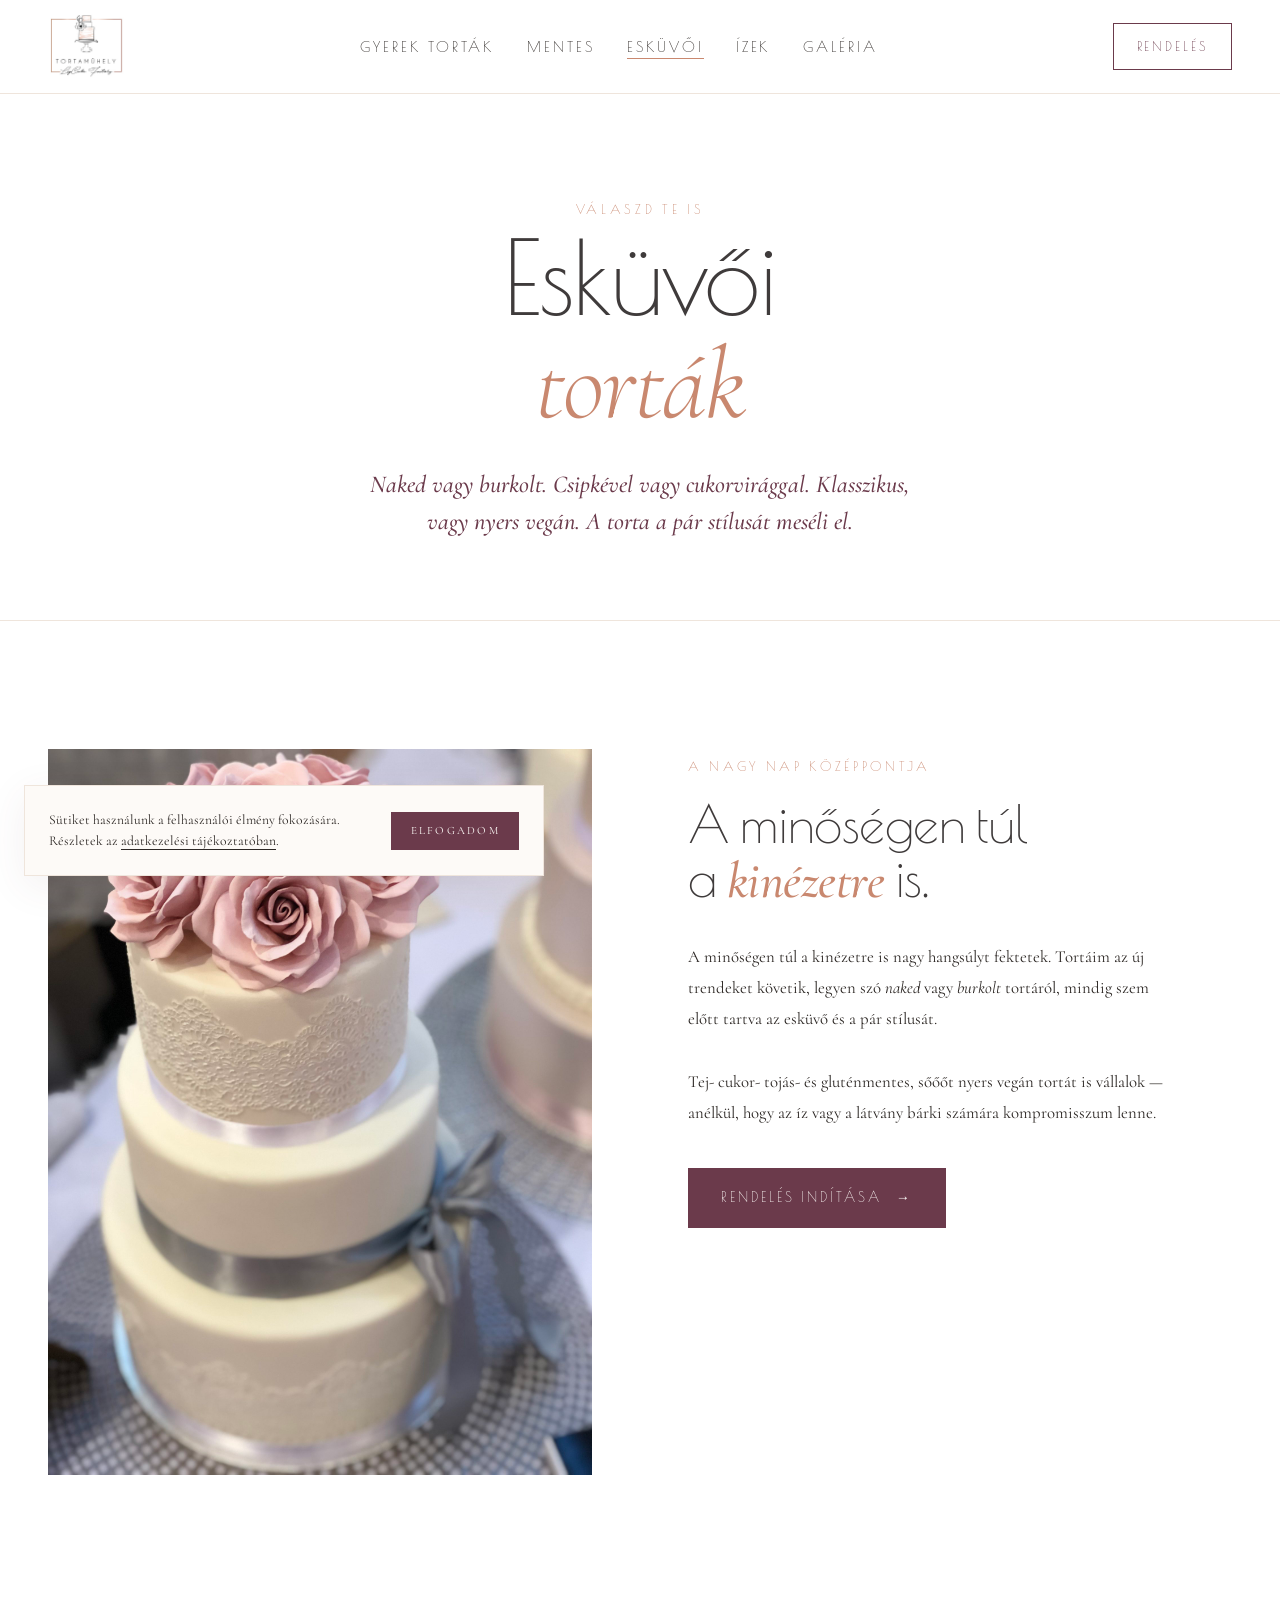
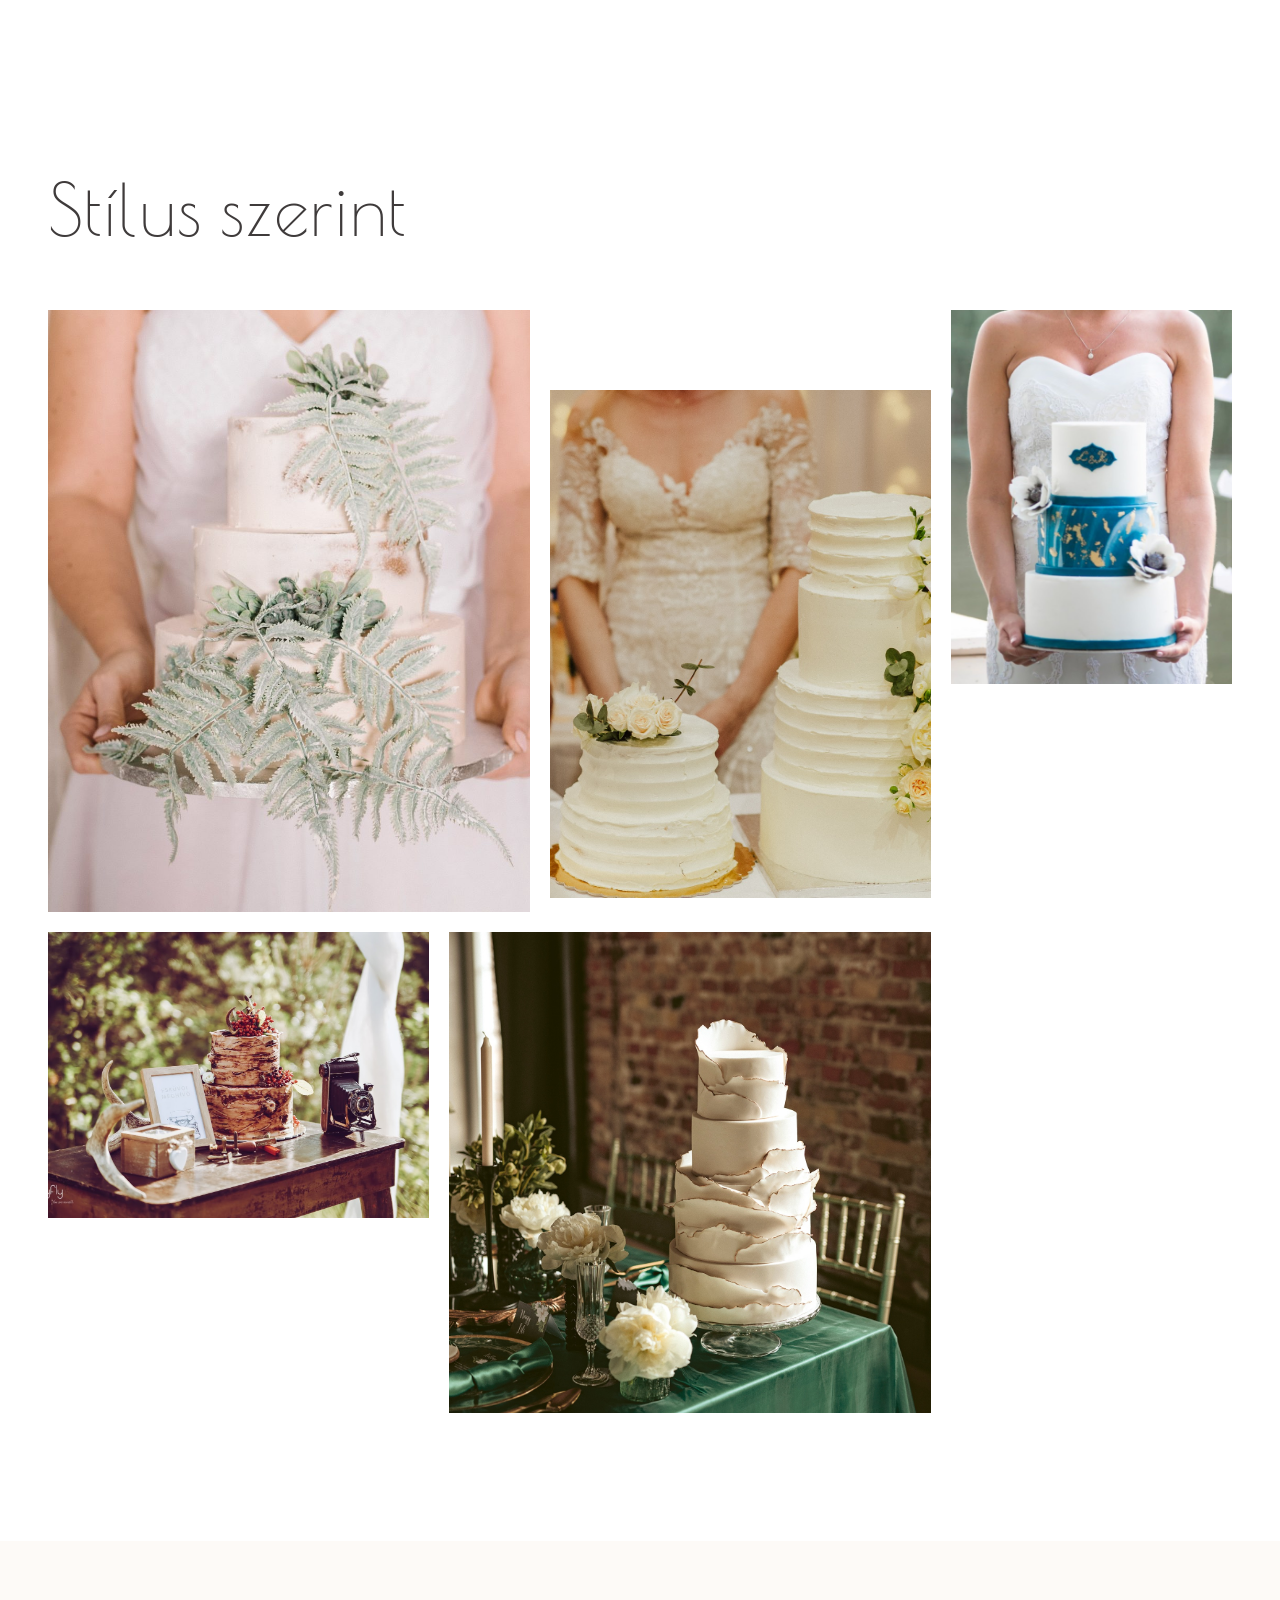
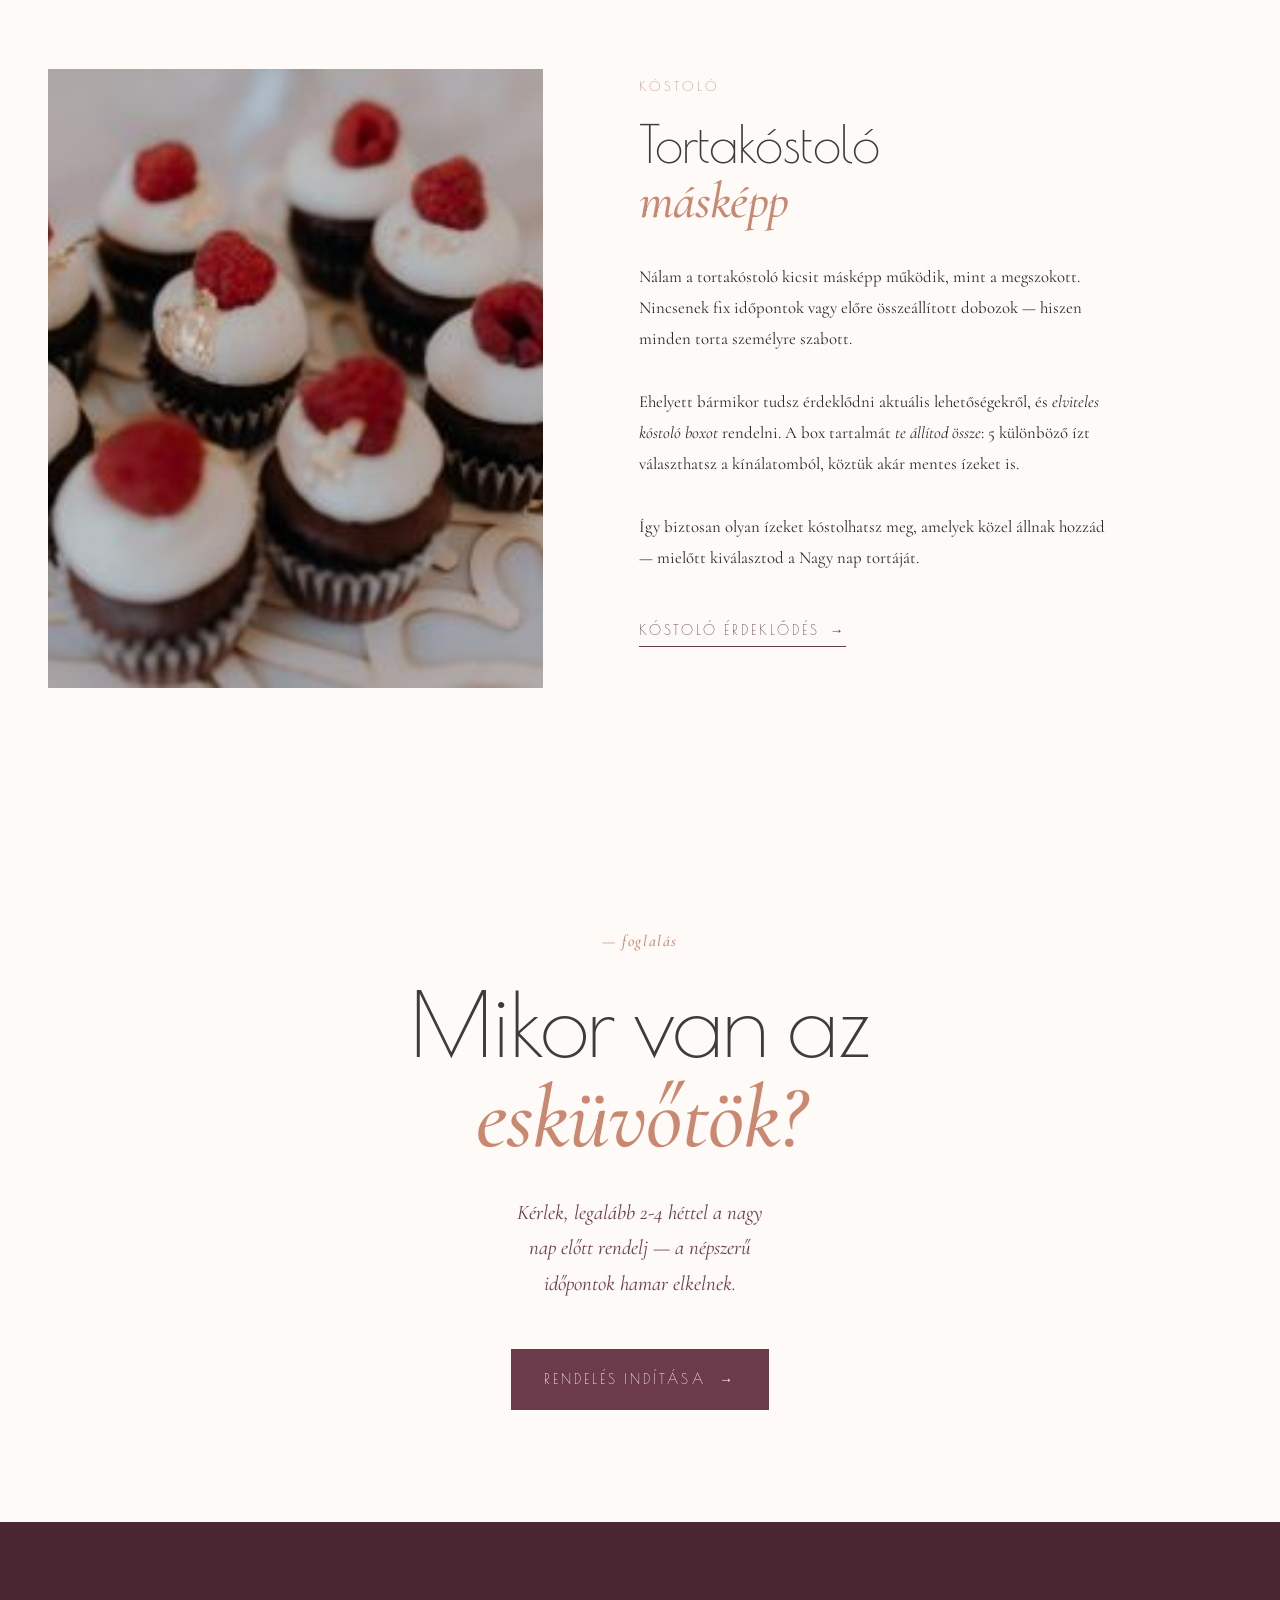
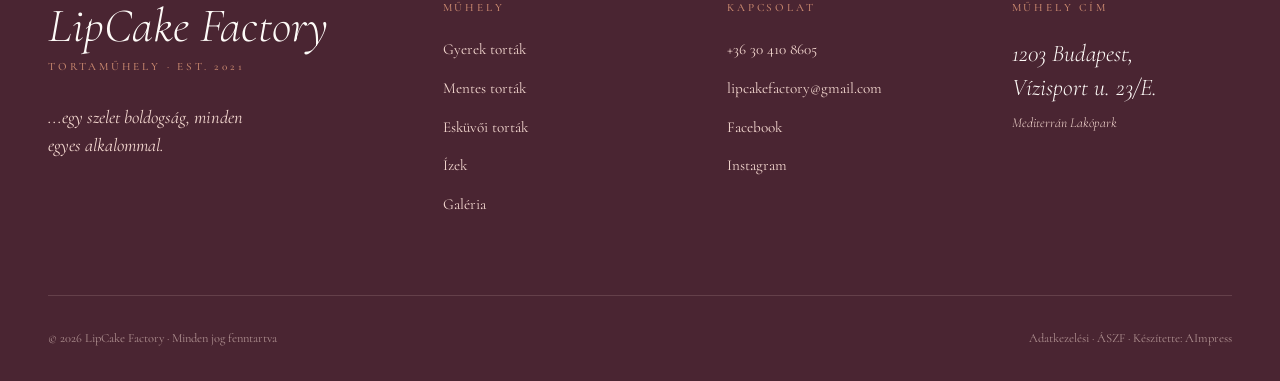
<file: eskuvoi-tortak.html>
<!DOCTYPE html>
<html lang="hu">
<head>
  <meta charset="UTF-8" />
  <script>
    /* Progressive enhancement: mark JS active (enables reveal animation).
       Safety net: if the main script never runs, reveal everything anyway. */
    document.documentElement.className += ' js';
    addEventListener('load', function () {
      setTimeout(function () {
        if (!window.__lipReveal) {
          var els = document.querySelectorAll('.reveal');
          for (var i = 0; i < els.length; i++) els[i].classList.add('in');
        }
      }, 1500);
    });
  </script>

  <meta name="viewport" content="width=device-width, initial-scale=1.0" />
  <title>Esküvői torták — LipCake Factory</title>
  <meta name="description" content="Egyedi esküvői torták kézzel készítve — naked, burkolt, cukorvirágos. Mentes opciókkal." />
  <link rel="preconnect" href="https://fonts.googleapis.com" />
  <link rel="preconnect" href="https://fonts.gstatic.com" crossorigin />
  <link href="https://fonts.googleapis.com/css2?family=Corben:wght@400;700&family=Cormorant:ital,wght@0,400;0,500;0,600;1,400;1,500&family=Poiret+One&display=swap" rel="stylesheet" />
  <link rel="stylesheet" href="styles.css" />
</head>
<body>

  <nav class="nav" aria-label="Főnavigáció">
    <a href="index.html" class="nav-brand" aria-label="LipCake Factory Tortaműhely"><img class="nav-logo" src="kepek/tortamuhely-retina.jpg" alt="LipCake Factory Tortaműhely" /></a>
    <ul class="nav-menu">
      <li><a href="gyerek-tortak.html">Gyerek torták</a></li>
      <li><a href="mentes-tortak.html">Mentes</a></li>
      <li><a href="eskuvoi-tortak.html" class="active">Esküvői</a></li>
      <li><a href="izlista.html">Ízek</a></li>
      <li><a href="galeria.html">Galéria</a></li>
      <li class="menu-cta"><a href="rendeles.html">Rendelés</a></li>
      <li class="menu-contact"><a href="tel:+36304108605">+36 30 410 8605</a></li>
    </ul>
    <span class="nav-cta-wrap"><a href="rendeles.html" class="nav-cta"><span>Rendelés</span></a></span>
    <button class="nav-toggle" aria-label="Menü"><span></span><span></span><span></span></button>
  </nav>

  <header class="page-head container">
    <span class="eyebrow reveal">Válaszd te is</span>
    <h1 class="reveal delay-1">
      Esküvői<br /><em>torták</em>
    </h1>
    <p class="lead reveal delay-2">
      Naked vagy burkolt. Csipkével vagy cukorvirággal.
      Klasszikus, vagy nyers vegán. A torta a pár stílusát meséli el.
    </p>
  </header>

  <!-- Hero feature -->
  <section class="container">
    <div class="story-grid">
      <div class="story-image reveal">
        <img src="kepek/F8B5CEFE-C47D-4DE2-9538-69B8C7A107C7_1_201_a-scaled-1.jpeg"
             alt="Csipkés cukorvirágos esküvői torta" loading="lazy" />
      </div>
      <div class="story-text reveal delay-1">
        <span class="eyebrow">A nagy nap középpontja</span>
        <h2 style="margin-top: 1rem;">
          A minőségen túl<br />
          a <em>kinézetre</em> is.
        </h2>
        <p>
          A minőségen túl a kinézetre is nagy hangsúlyt fektetek. Tortáim
          az új trendeket követik, legyen szó <em>naked</em> vagy
          <em>burkolt</em> tortáról, mindig szem előtt tartva az esküvő
          és a pár stílusát.
        </p>
        <p>
          Tej- cukor- tojás- és gluténmentes, sőőőt nyers vegán tortát
          is vállalok — anélkül, hogy az íz vagy a látvány bárki számára
          kompromisszum lenne.
        </p>
        <div style="margin-top: 2.5rem;">
          <a href="rendeles.html" class="btn">
            <span>Rendelés indítása</span><span class="btn-arrow">→</span>
          </a>
        </div>
      </div>
    </div>
  </section>

  <!-- Style cards -->
  <section class="container">
    <div class="section-head">
      <span class="chapter-num reveal">— stílusok</span>
      <h2 class="reveal delay-1">Stílus szerint</h2>
    </div>

    <div class="editorial-grid">
      <figure class="ed-1 reveal" data-lightbox="kepek/rendeles2-scaled-1.jpg">
        <img src="kepek/rendeles2-scaled-1.jpg" alt="Leveles naked torta" loading="lazy" />
        <figcaption>Leveles naked</figcaption>
      </figure>
      <figure class="ed-2 reveal delay-1" data-lightbox="kepek/1E08C083-DBD3-40D7-B201-A77A8A53606A.jpeg">
        <img src="kepek/1E08C083-DBD3-40D7-B201-A77A8A53606A.jpeg" alt="Csíkozott krémes torta" loading="lazy" />
        <figcaption>Csíkozott krémes</figcaption>
      </figure>
      <figure class="ed-3 reveal delay-2" data-lightbox="kepek/cropped-A407E36C-4372-427D-8FDC-5C3B38A754CB.jpeg">
        <img src="kepek/cropped-A407E36C-4372-427D-8FDC-5C3B38A754CB.jpeg" alt="Kék márványos torta" loading="lazy" />
        <figcaption>Kék márvány</figcaption>
      </figure>
      <figure class="ed-4 reveal" data-lightbox="kepek/IMG_3757.jpg">
        <img src="kepek/IMG_3757.jpg" alt="Fatörzs torta" loading="lazy" />
        <figcaption>Fatörzs (rusztikus)</figcaption>
      </figure>
      <figure class="ed-5 reveal delay-1" data-lightbox="kepek/EC2_08081.jpg">
        <img src="kepek/EC2_08081.jpg" alt="Fodros torta" loading="lazy" />
        <figcaption>Fodros (ruffle)</figcaption>
      </figure>
      <figure class="ed-6 reveal delay-2" data-lightbox="kepek/lilatorta.jpg">
        <img src="kepek/lilatorta.jpg" alt="Lila márvány torta" loading="lazy" />
        <figcaption>Lila márvány</figcaption>
      </figure>
    </div>
  </section>

  <!-- Tasting box -->
  <section class="story">
    <div class="container">
      <div class="story-grid" style="grid-template-columns: 1fr 1.2fr;">
        <div class="story-image reveal" style="aspect-ratio: 4/5;">
          <img src="kepek/JAZ01474-scaled-1-330x230.jpg"
               alt="Tortakóstoló box" loading="lazy" />
        </div>
        <div class="story-text reveal delay-1">
          <span class="eyebrow">Kóstoló</span>
          <h2 style="margin-top:1rem;">
            Tortakóstoló<br /><em>másképp</em>
          </h2>
          <p>
            Nálam a tortakóstoló kicsit másképp működik, mint a megszokott.
            Nincsenek fix időpontok vagy előre összeállított dobozok —
            hiszen minden torta személyre szabott.
          </p>
          <p>
            Ehelyett bármikor tudsz érdeklődni aktuális lehetőségekről,
            és <em>elviteles kóstoló boxot</em> rendelni. A box tartalmát
            <em>te állítod össze</em>: 5 különböző ízt választhatsz a
            kínálatomból, köztük akár mentes ízeket is.
          </p>
          <p>
            Így biztosan olyan ízeket kóstolhatsz meg, amelyek közel állnak
            hozzád — mielőtt kiválasztod a Nagy nap tortáját.
          </p>
          <div style="margin-top: 2.5rem;">
            <a href="mailto:lipcakefactory@gmail.com" class="btn-link">
              <span>Kóstoló érdeklődés</span><span>→</span>
            </a>
          </div>
        </div>
      </div>
    </div>
  </section>

  <!-- CTA -->
  <section class="cta-banner">
    <div class="container narrow">
      <span class="chapter-num reveal">— foglalás</span>
      <h2 class="reveal delay-1">
        Mikor van az<br /><em>esküvőtök?</em>
      </h2>
      <p class="reveal delay-2">
        Kérlek, legalább 2-4 héttel a nagy nap előtt rendelj —
        a népszerű időpontok hamar elkelnek.
      </p>
      <div class="reveal delay-3">
        <a href="rendeles.html" class="btn"><span>Rendelés indítása</span><span class="btn-arrow">→</span></a>
      </div>
    </div>
  </section>

  <footer class="footer">
    <div class="container">
      <div class="footer-grid">
        <div>
          <div class="footer-brand">LipCake Factory<small>Tortaműhely · Est. 2021</small></div>
          <p class="footer-tagline">...egy szelet boldogság, minden egyes alkalommal.</p>
        </div>
        <div class="footer-col">
          <h4>Műhely</h4>
          <ul>
            <li><a href="gyerek-tortak.html">Gyerek torták</a></li>
            <li><a href="mentes-tortak.html">Mentes torták</a></li>
            <li><a href="eskuvoi-tortak.html">Esküvői torták</a></li>
            <li><a href="izlista.html">Ízek</a></li>
            <li><a href="galeria.html">Galéria</a></li>
          </ul>
        </div>
        <div class="footer-col">
          <h4>Kapcsolat</h4>
          <ul>
            <li><a href="tel:+36304108605">+36 30 410 8605</a></li>
            <li><a href="mailto:lipcakefactory@gmail.com">lipcakefactory@gmail.com</a></li>
            <li><a href="https://www.facebook.com/lipcakefactory" target="_blank" rel="noopener">Facebook</a></li>
            <li><a href="https://instagram.com/lipcakefactory.tortamuhely" target="_blank" rel="noopener">Instagram</a></li>
          </ul>
        </div>
        <div class="footer-col">
          <h4>Műhely cím</h4>
          <p class="footer-contact-big">
            1203 Budapest,<br />Vízisport u. 23/E.<br />
            <span style="font-size:.85rem; color: var(--rose-soft); display:block; margin-top:.5rem;">Mediterrán Lakópark</span>
          </p>
        </div>
      </div>
      <div class="footer-bottom">
        <span>© 2026 LipCake Factory · Minden jog fenntartva</span>
        <span><a href="adatkezeles.html">Adatkezelési</a> · <a href="aszf.html">ÁSZF</a> · <a href="https://aimpress.vibepreview.com" target="_blank" rel="noopener">Készítette: AImpress</a></span>
      </div>
    </div>
  </footer>

  <script src="script.js"></script>
</body>
</html>
</file>
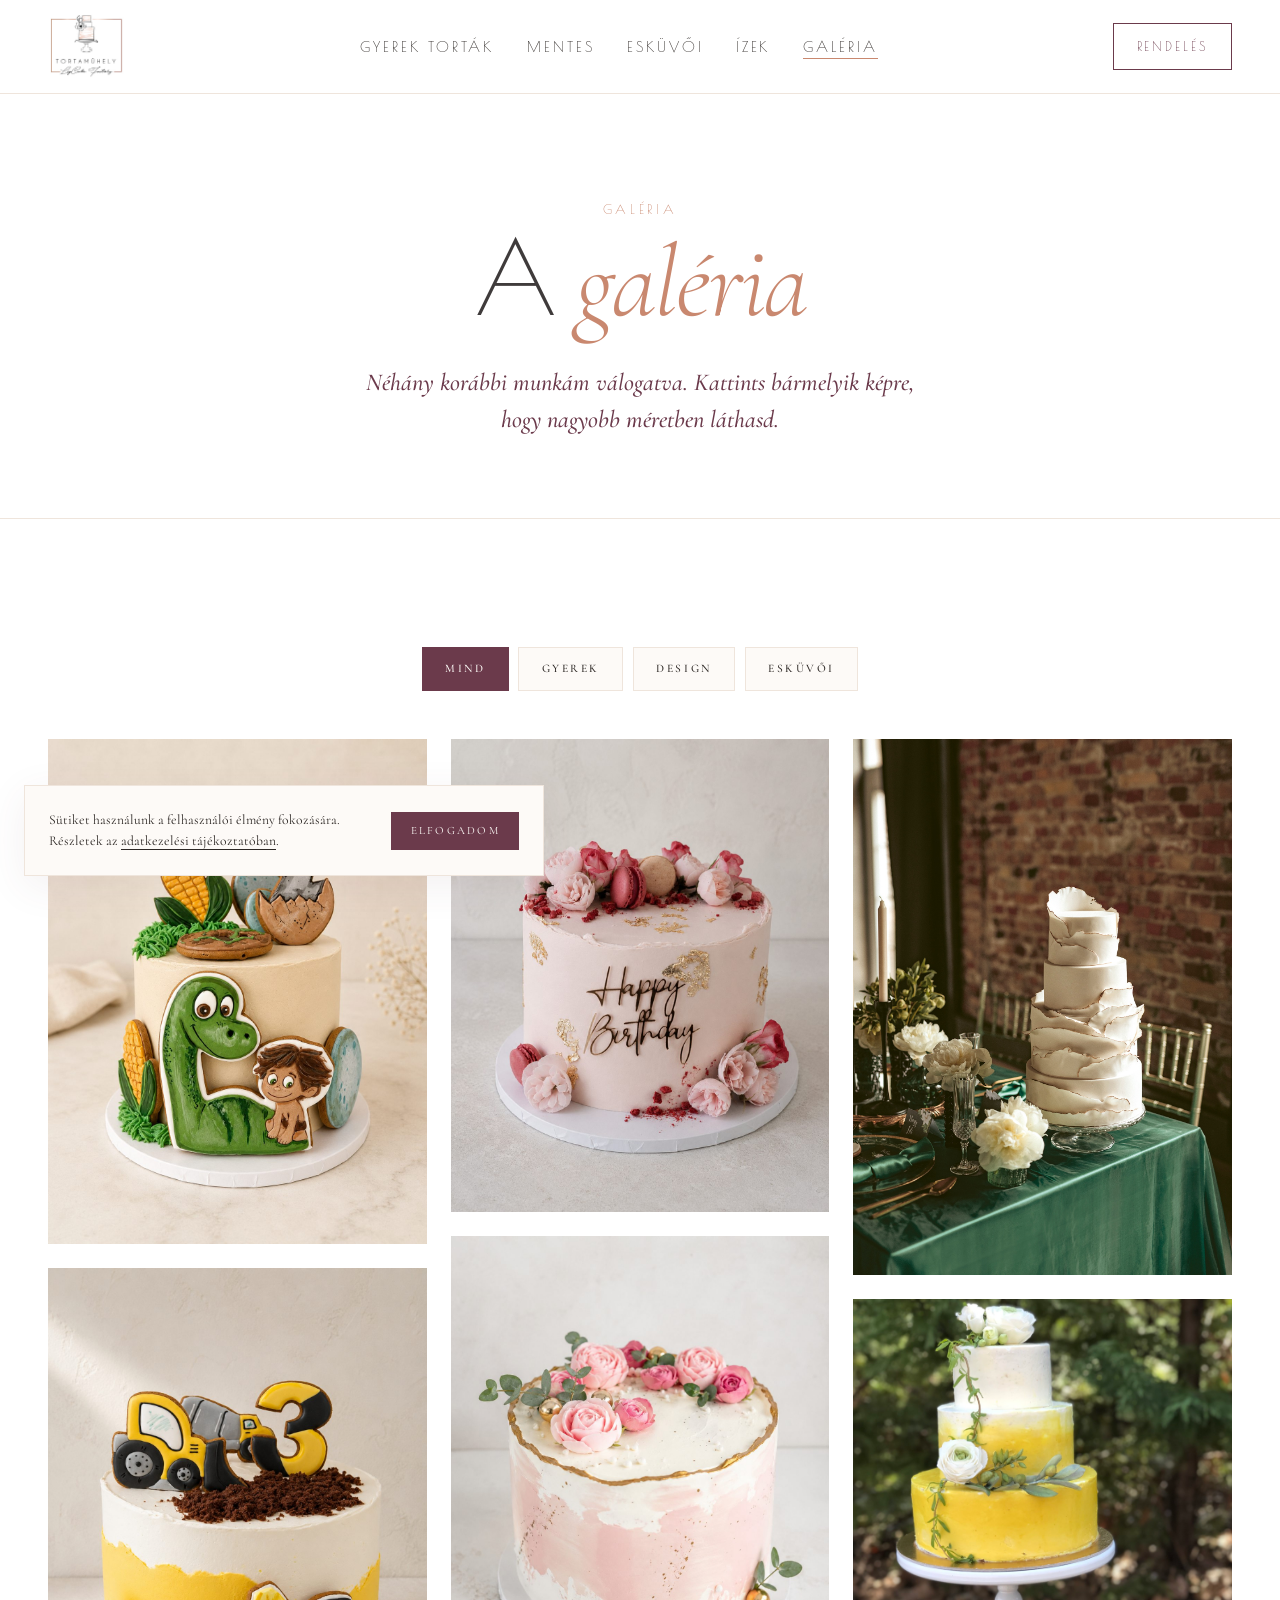
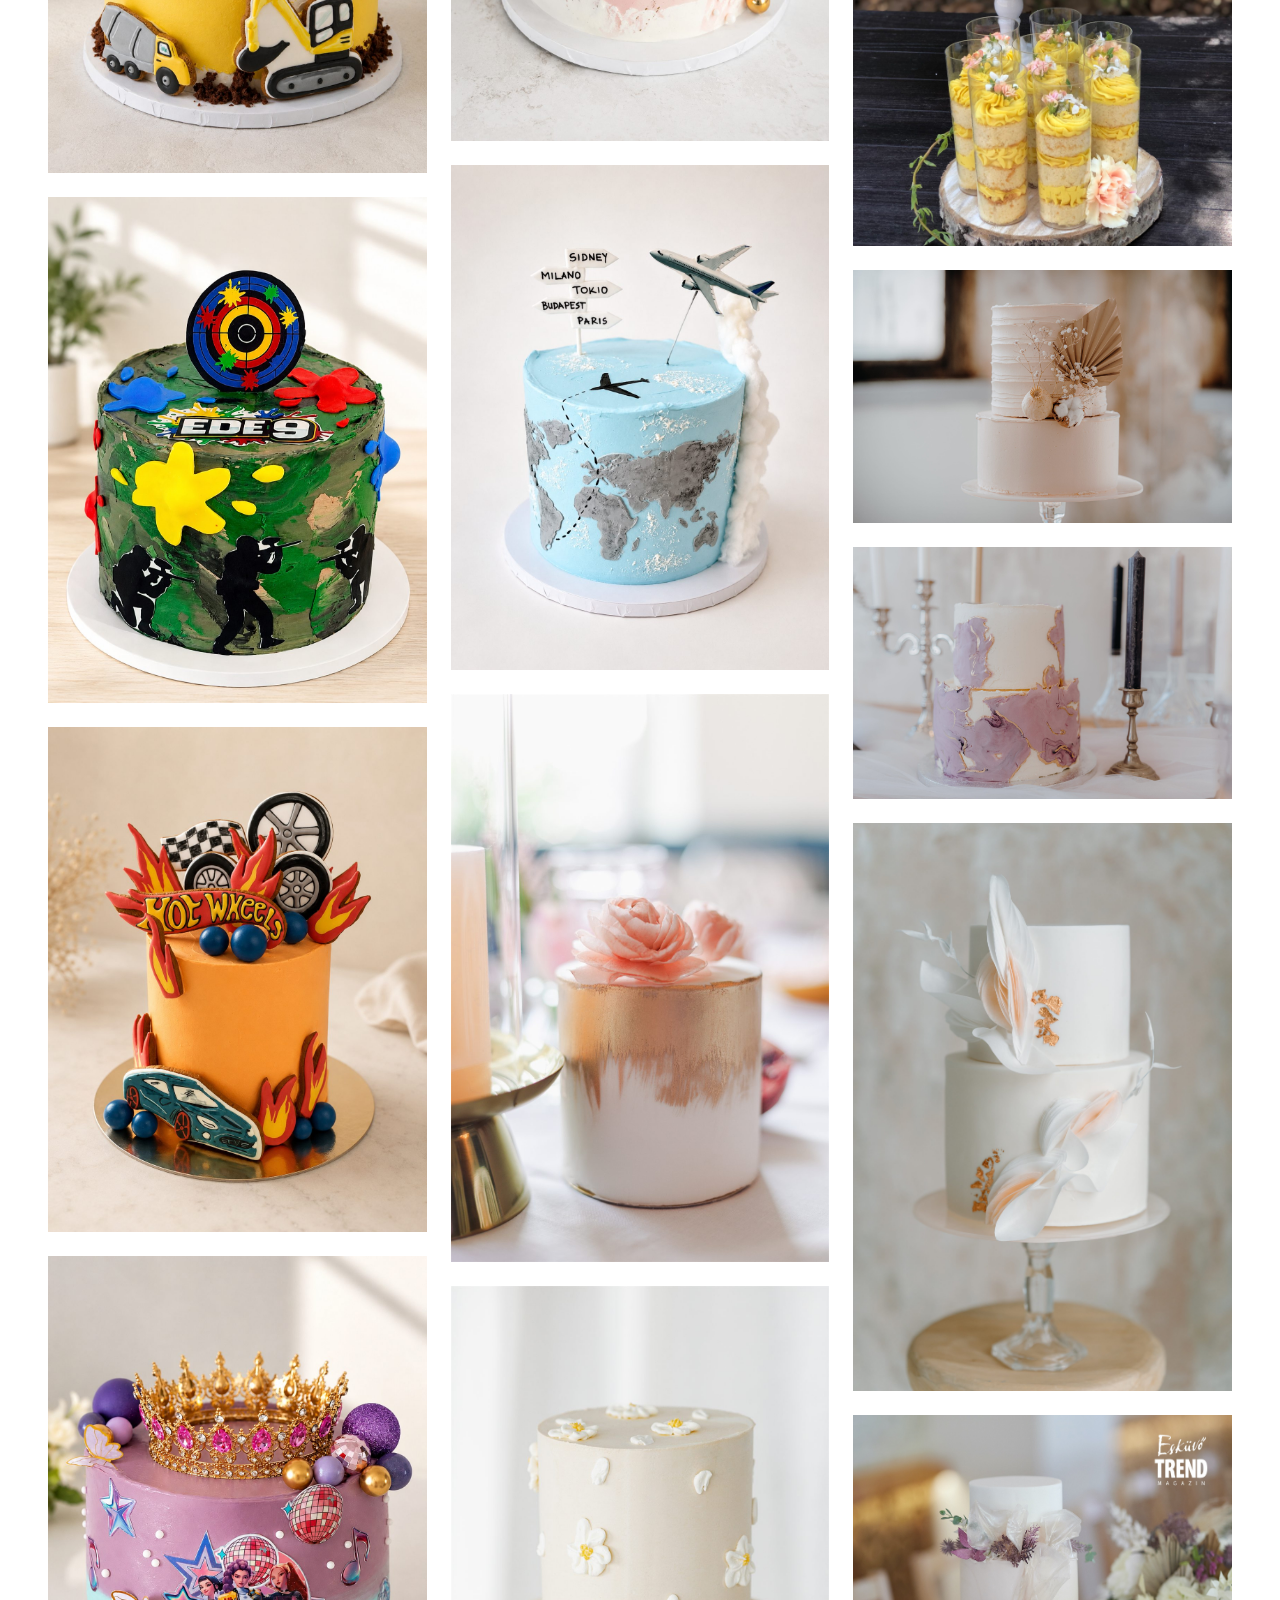
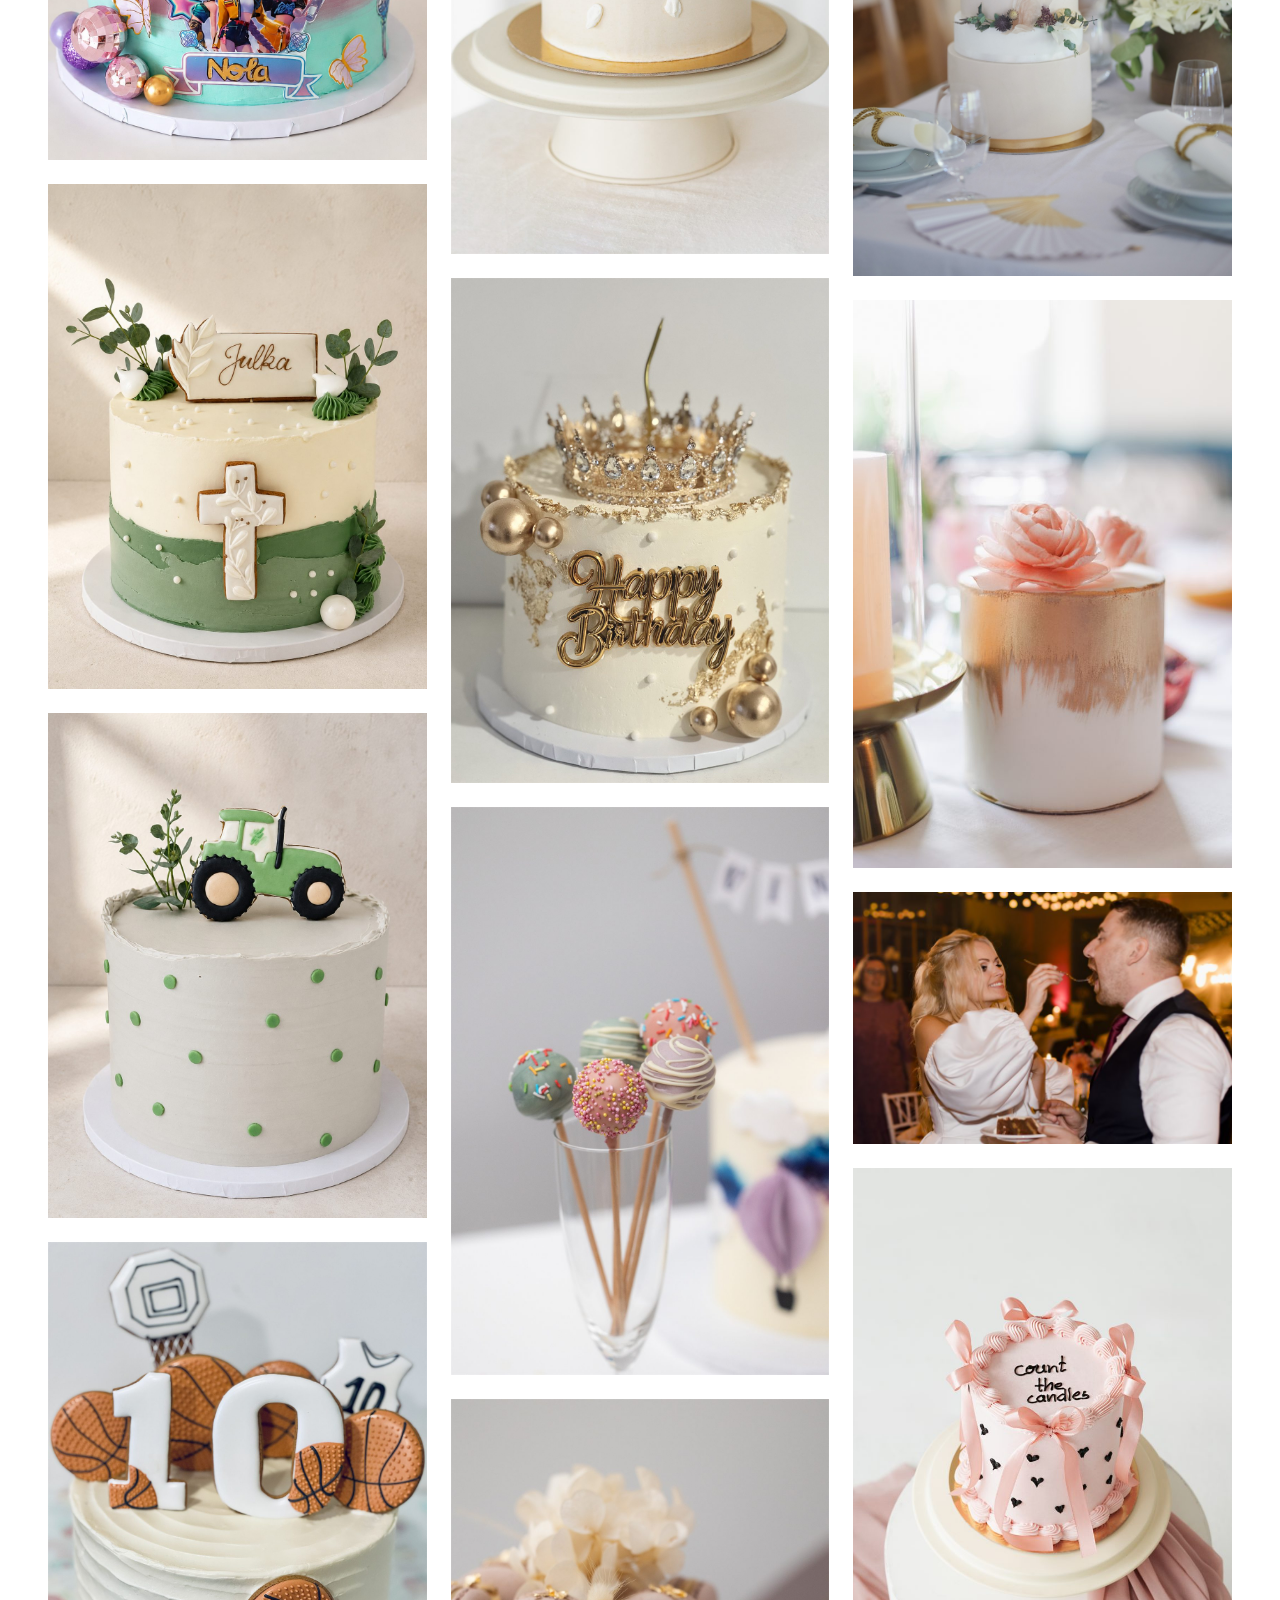
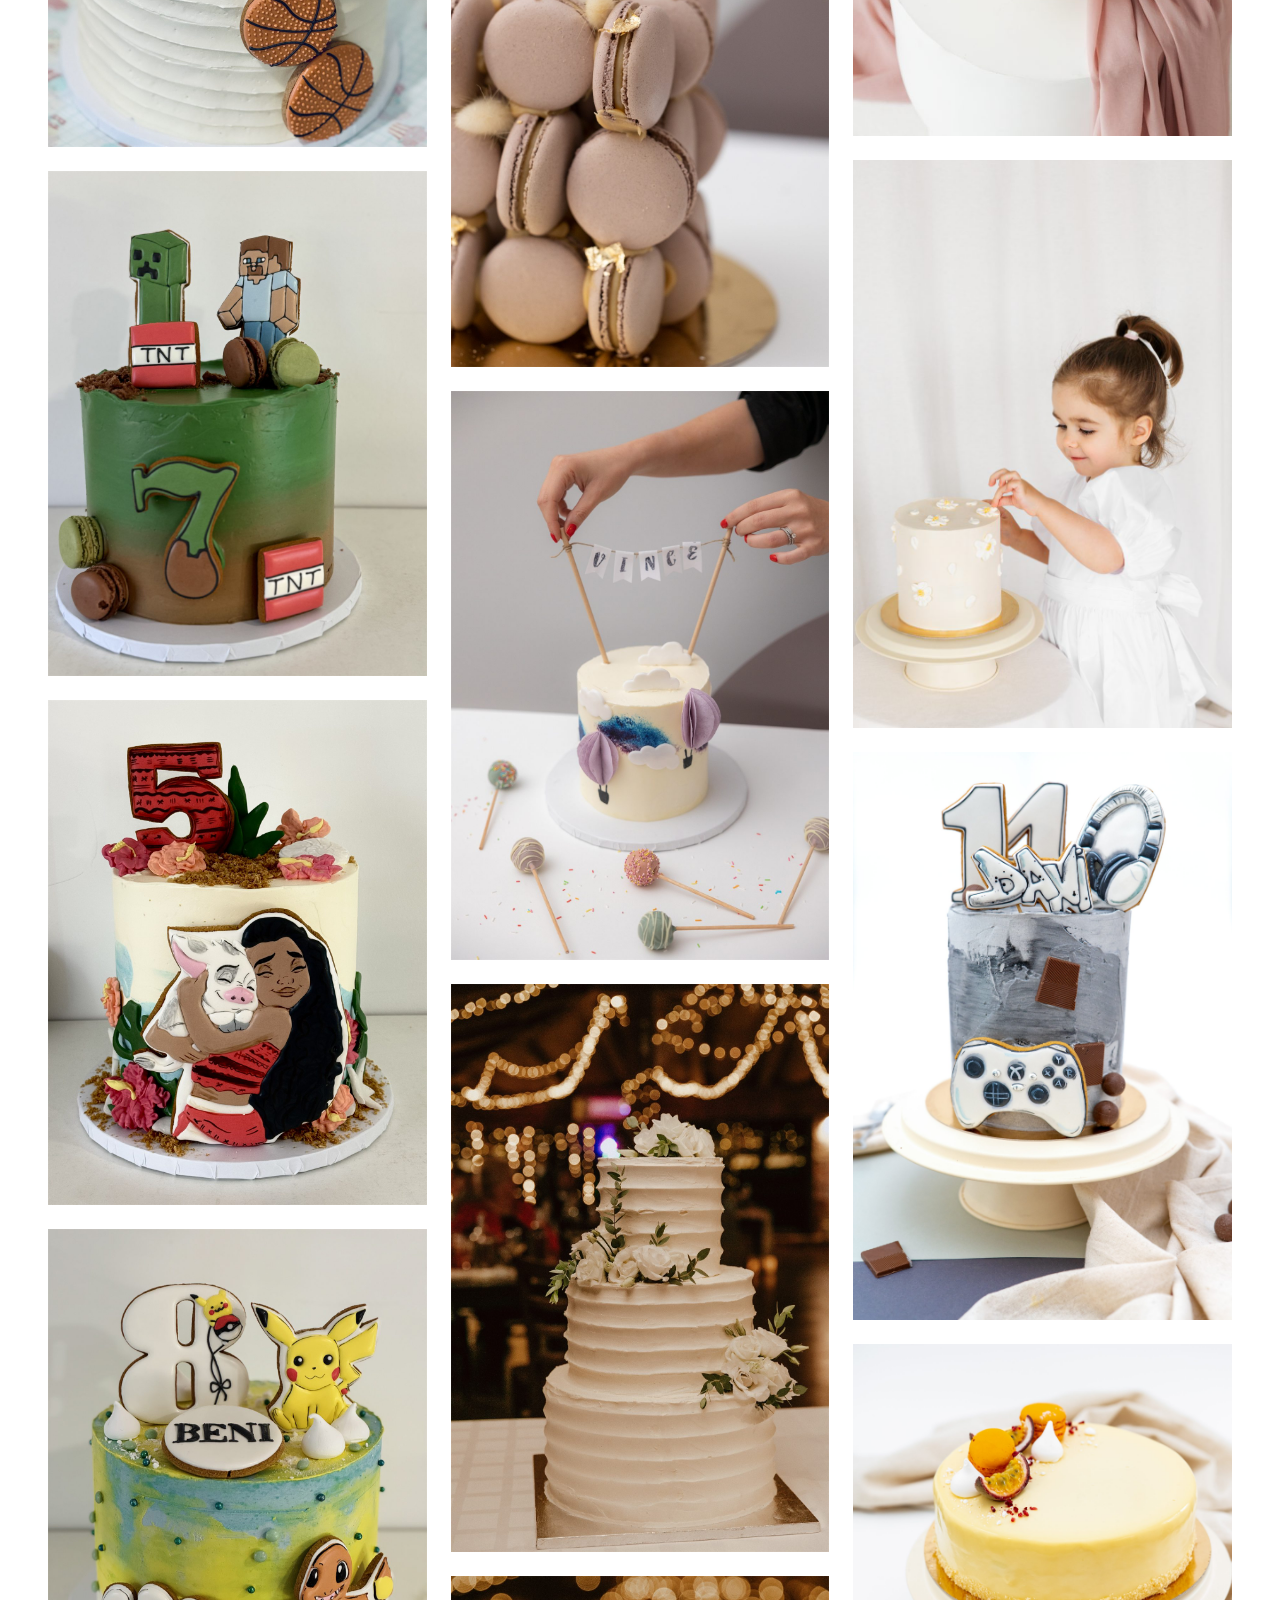
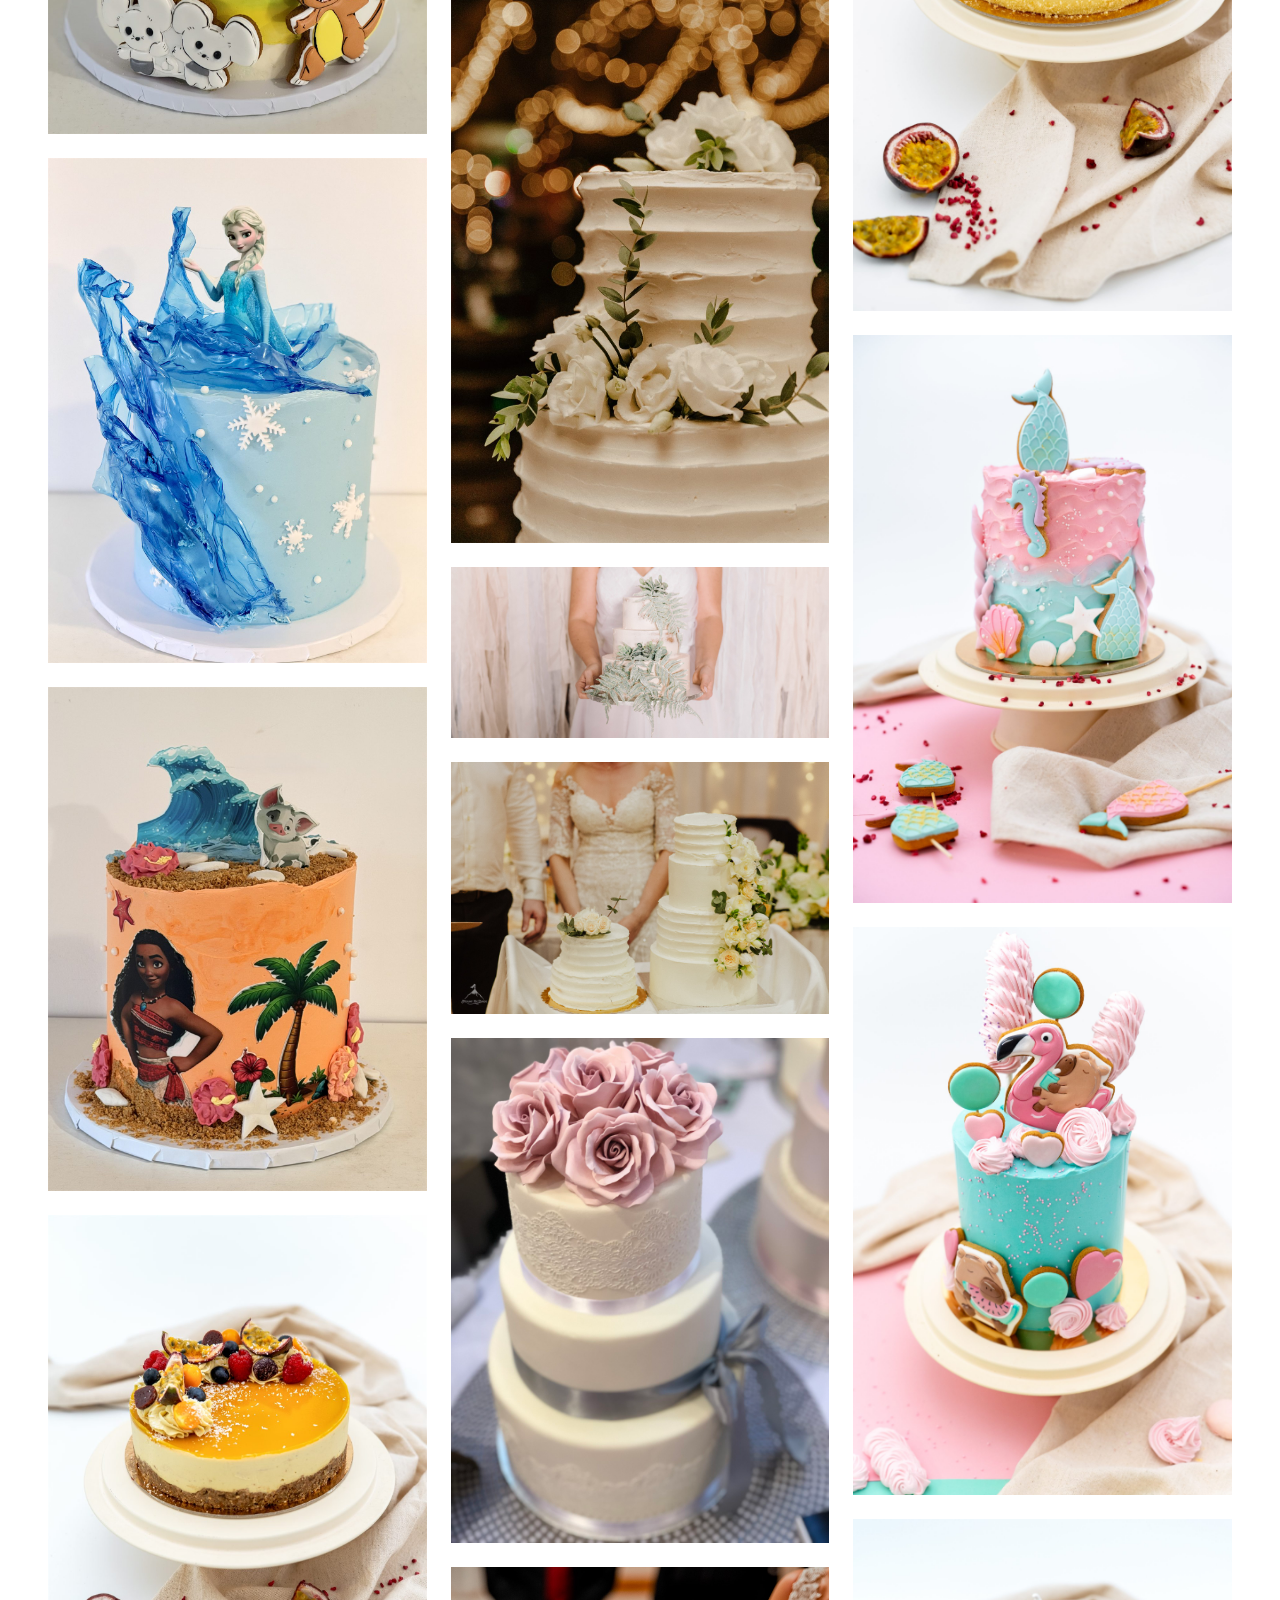
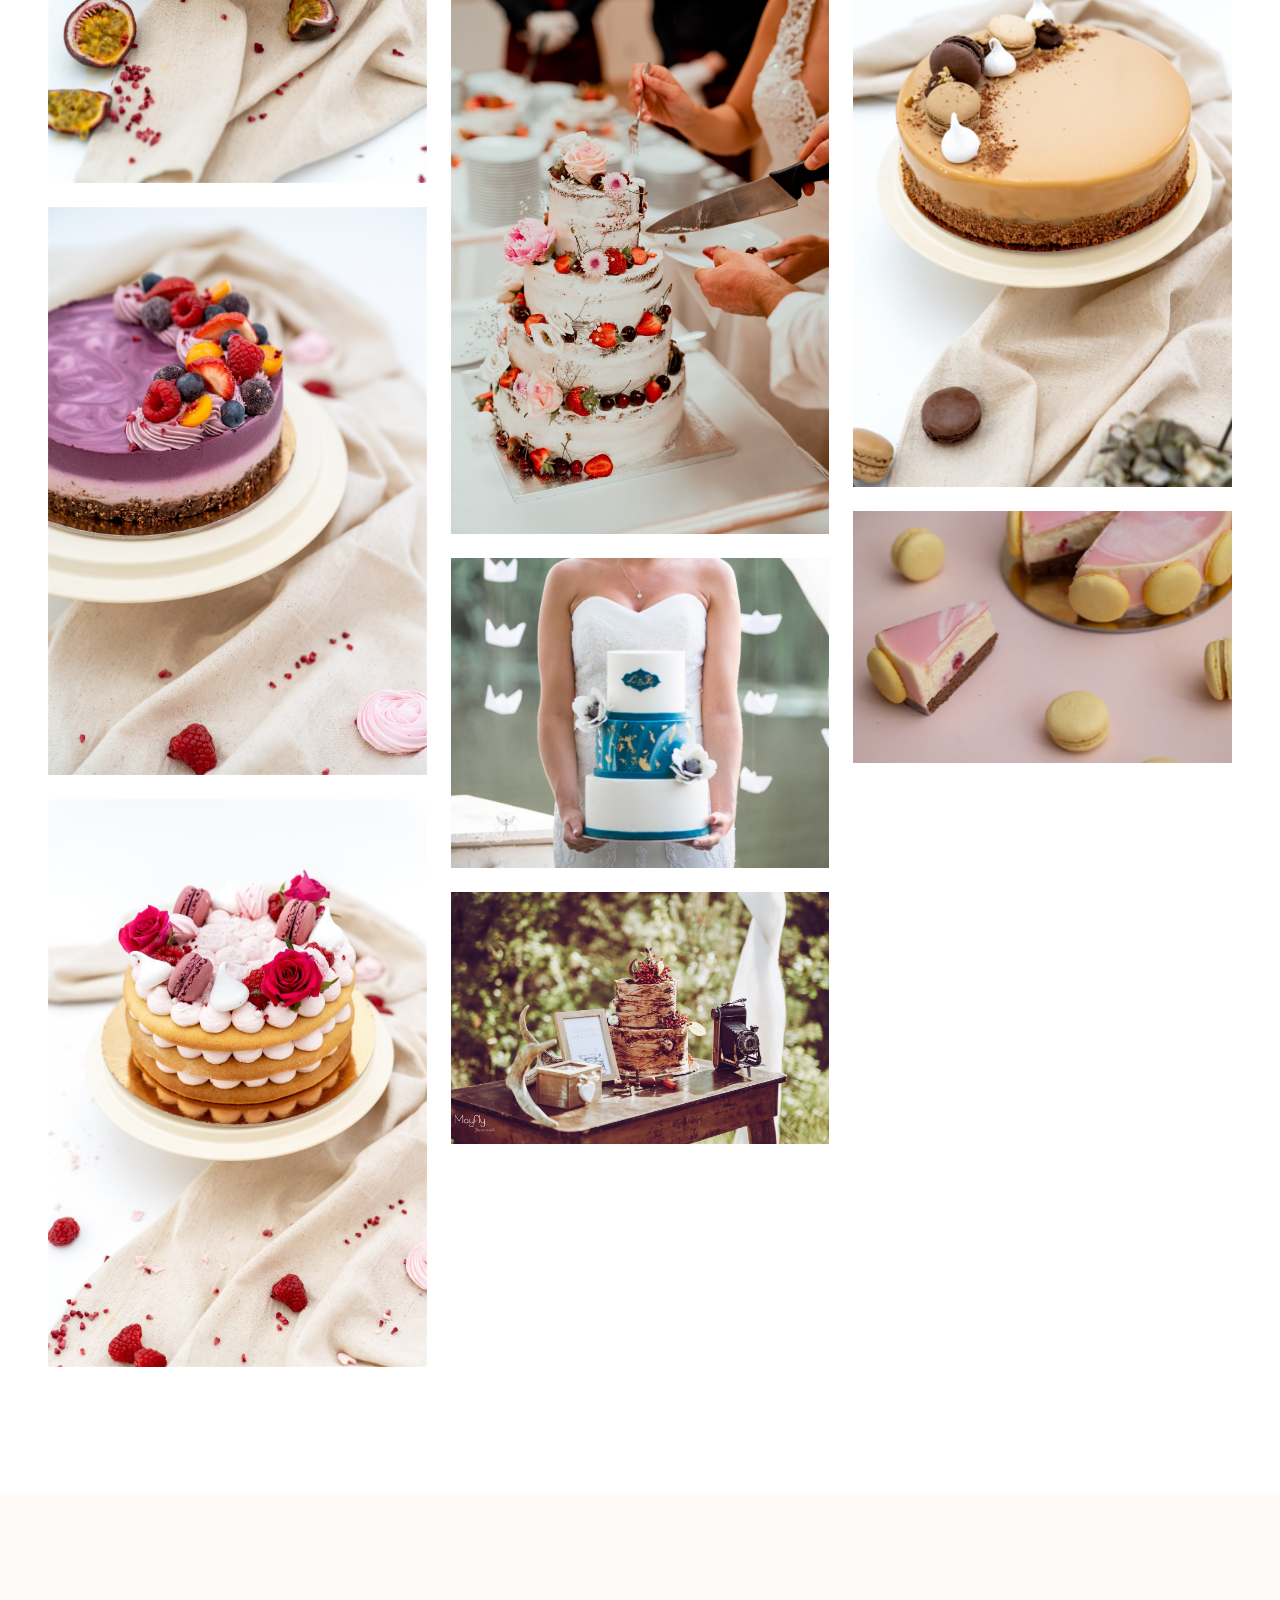
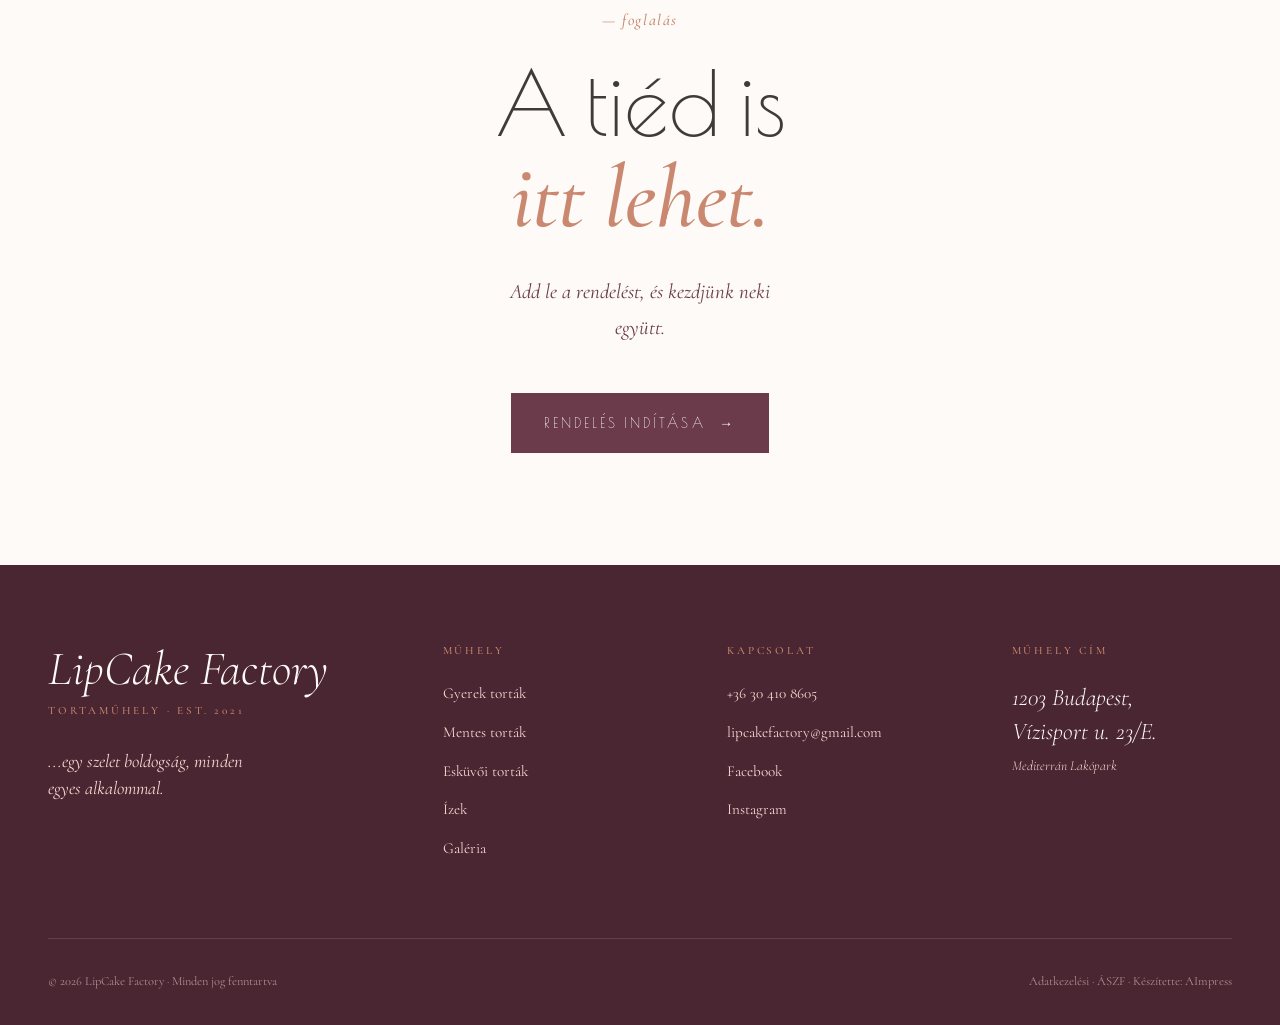
<file: galeria.html>
<!DOCTYPE html>
<html lang="hu">
<head>
  <meta charset="UTF-8" />
  <script>
    /* Progressive enhancement: mark JS active (enables reveal animation).
       Safety net: if the main script never runs, reveal everything anyway. */
    document.documentElement.className += ' js';
    addEventListener('load', function () {
      setTimeout(function () {
        if (!window.__lipReveal) {
          var els = document.querySelectorAll('.reveal');
          for (var i = 0; i < els.length; i++) els[i].classList.add('in');
        }
      }, 1500);
    });
  </script>

  <meta name="viewport" content="width=device-width, initial-scale=1.0" />
  <title>Galéria — LipCake Factory</title>
  <meta name="description" content="Galéria — esküvői és design torták kézzel készítve." />
  <link rel="preconnect" href="https://fonts.googleapis.com" />
  <link rel="preconnect" href="https://fonts.gstatic.com" crossorigin />
  <link href="https://fonts.googleapis.com/css2?family=Corben:wght@400;700&family=Cormorant:ital,wght@0,400;0,500;0,600;1,400;1,500&family=Poiret+One&display=swap" rel="stylesheet" />
  <link rel="stylesheet" href="styles.css" />
</head>
<body>

  <nav class="nav" aria-label="Főnavigáció">
    <a href="index.html" class="nav-brand" aria-label="LipCake Factory Tortaműhely"><img class="nav-logo" src="kepek/tortamuhely-retina.jpg" alt="LipCake Factory Tortaműhely" /></a>
    <ul class="nav-menu">
      <li><a href="gyerek-tortak.html">Gyerek torták</a></li>
      <li><a href="mentes-tortak.html">Mentes</a></li>
      <li><a href="eskuvoi-tortak.html">Esküvői</a></li>
      <li><a href="izlista.html">Ízek</a></li>
      <li><a href="galeria.html" class="active">Galéria</a></li>
      <li class="menu-cta"><a href="rendeles.html">Rendelés</a></li>
      <li class="menu-contact"><a href="tel:+36304108605">+36 30 410 8605</a></li>
    </ul>
    <span class="nav-cta-wrap"><a href="rendeles.html" class="nav-cta"><span>Rendelés</span></a></span>
    <button class="nav-toggle" aria-label="Menü"><span></span><span></span><span></span></button>
  </nav>

  <header class="page-head container">
    <span class="eyebrow reveal">Galéria</span>
    <h1 class="reveal delay-1">
      A <em>galéria</em>
    </h1>
    <p class="lead reveal delay-2">
      Néhány korábbi munkám válogatva. Kattints bármelyik képre,
      hogy nagyobb méretben láthasd.
    </p>
  </header>

  <section class="container">
    <div class="filters reveal">
      <button class="chip active" data-filter="all">Mind</button>
      <button class="chip" data-filter="gyerek">Gyerek</button>
      <button class="chip" data-filter="design">Design</button>
      <button class="chip" data-filter="wedding">Esküvői</button>
    </div>

    <div class="masonry">
      <!-- Saját fotók (Torta_fotók) -->
      <figure data-cat="gyerek" data-lightbox="kepek/torta-04.jpg"><img src="kepek/torta-04.jpg" alt="Dínós gyerek torta" loading="lazy" /><figcaption>Dínós torta</figcaption></figure>
      <figure data-cat="gyerek" data-lightbox="kepek/torta-05.jpg"><img src="kepek/torta-05.jpg" alt="Markolós gyerek torta" loading="lazy" /><figcaption>Markolós torta</figcaption></figure>
      <figure data-cat="gyerek" data-lightbox="kepek/torta-06.jpg"><img src="kepek/torta-06.jpg" alt="Katonai dizájn torta" loading="lazy" /><figcaption>Katonai dizájn</figcaption></figure>
      <figure data-cat="gyerek" data-lightbox="kepek/torta-10.jpg"><img src="kepek/torta-10.jpg" alt="Hot Wheels torta" loading="lazy" /><figcaption>Hot Wheels</figcaption></figure>
      <figure data-cat="gyerek" data-lightbox="kepek/torta-11.jpg"><img src="kepek/torta-11.jpg" alt="Hercegnős torta" loading="lazy" /><figcaption>Hercegnős torta</figcaption></figure>
      <figure data-cat="gyerek" data-lightbox="kepek/torta-12.jpg"><img src="kepek/torta-12.jpg" alt="Keresztelői torta" loading="lazy" /><figcaption>Keresztelői torta</figcaption></figure>
      <figure data-cat="gyerek" data-lightbox="kepek/torta-13.jpg"><img src="kepek/torta-13.jpg" alt="Traktoros torta" loading="lazy" /><figcaption>Traktoros torta</figcaption></figure>
      <figure data-cat="gyerek" data-lightbox="kepek/torta-17.jpg"><img src="kepek/torta-17.jpg" alt="Kosárlabdás torta" loading="lazy" /><figcaption>Kosaras torta</figcaption></figure>
      <figure data-cat="gyerek" data-lightbox="kepek/torta-20.jpg"><img src="kepek/torta-20.jpg" alt="Minecraft torta" loading="lazy" /><figcaption>Minecraft torta</figcaption></figure>
      <figure data-cat="gyerek" data-lightbox="kepek/torta-21.jpg"><img src="kepek/torta-21.jpg" alt="Moana torta" loading="lazy" /><figcaption>Moana torta</figcaption></figure>
      <figure data-cat="gyerek" data-lightbox="kepek/torta-22.jpg"><img src="kepek/torta-22.jpg" alt="Pokémon torta" loading="lazy" /><figcaption>Pokémon torta</figcaption></figure>
      <figure data-cat="gyerek" data-lightbox="kepek/torta-23.jpg"><img src="kepek/torta-23.jpg" alt="Jégvarázs torta" loading="lazy" /><figcaption>Jégvarázs torta</figcaption></figure>
      <figure data-cat="gyerek" data-lightbox="kepek/torta-24.jpg"><img src="kepek/torta-24.jpg" alt="Tengerparti Moana torta" loading="lazy" /><figcaption>Tengerparti Moana</figcaption></figure>
      <figure data-cat="design" data-lightbox="kepek/torta-01.jpg"><img src="kepek/torta-01.jpg" alt="Gyümölcsös mousse torta" loading="lazy" /><figcaption>Gyümölcsös mousse</figcaption></figure>
      <figure data-cat="design" data-lightbox="kepek/torta-02.jpg"><img src="kepek/torta-02.jpg" alt="Erdei gyümölcs mousse torta" loading="lazy" /><figcaption>Erdei gyümölcs mousse</figcaption></figure>
      <figure data-cat="design" data-lightbox="kepek/torta-03.jpg"><img src="kepek/torta-03.jpg" alt="Naked torta gyümölcsökkel" loading="lazy" /><figcaption>Naked gyümölcsökkel</figcaption></figure>
      <figure data-cat="design" data-lightbox="kepek/torta-07.jpg"><img src="kepek/torta-07.jpg" alt="Virágos szülinapi torta" loading="lazy" /><figcaption>Virágos szülinapi</figcaption></figure>
      <figure data-cat="design" data-lightbox="kepek/torta-08.jpg"><img src="kepek/torta-08.jpg" alt="Púder virágos torta" loading="lazy" /><figcaption>Púder virágos</figcaption></figure>
      <figure data-cat="design" data-lightbox="kepek/torta-09.jpg"><img src="kepek/torta-09.jpg" alt="Utazás témájú torta" loading="lazy" /><figcaption>Utazós dizájn</figcaption></figure>
      <figure data-cat="design" data-lightbox="kepek/torta-14.jpg"><img src="kepek/torta-14.jpg" alt="Barack drip torta" loading="lazy" /><figcaption>Barack drip</figcaption></figure>
      <figure data-cat="design" data-lightbox="kepek/torta-15.jpg"><img src="kepek/torta-15.jpg" alt="Csillagos minimál torta" loading="lazy" /><figcaption>Csillagos minimál</figcaption></figure>
      <figure data-cat="design" data-lightbox="kepek/torta-16.jpg"><img src="kepek/torta-16.jpg" alt="Koronás szülinapi torta" loading="lazy" /><figcaption>Koronás szülinapi</figcaption></figure>
      <figure data-cat="design" data-lightbox="kepek/torta-25.jpg"><img src="kepek/torta-25.jpg" alt="Cake pop válogatás" loading="lazy" /><figcaption>Cake pop válogatás</figcaption></figure>
      <figure data-cat="design" data-lightbox="kepek/torta-26.jpg"><img src="kepek/torta-26.jpg" alt="Macaron torony" loading="lazy" /><figcaption>Macaron torony</figcaption></figure>
      <figure data-cat="design" data-lightbox="kepek/torta-27.jpg"><img src="kepek/torta-27.jpg" alt="Pasztell konfettis torta" loading="lazy" /><figcaption>Pasztell konfettis</figcaption></figure>
      <figure data-cat="wedding" data-lightbox="kepek/torta-18.jpg"><img src="kepek/torta-18.jpg" alt="Emeletes esküvői torta" loading="lazy" /><figcaption>Emeletes esküvői</figcaption></figure>
      <figure data-cat="wedding" data-lightbox="kepek/torta-19.jpg"><img src="kepek/torta-19.jpg" alt="Virágos emeletes esküvői torta" loading="lazy" /><figcaption>Virágos emeletes</figcaption></figure>

      <!-- Wedding -->
      <figure data-cat="wedding" data-lightbox="kepek/rendeles2-scaled-1.jpg">
        <img src="kepek/rendeles2-scaled-1.jpg" alt="Leveles naked torta" loading="lazy" />
        <figcaption>Leveles naked torta</figcaption>
      </figure>
      <figure data-cat="wedding" data-lightbox="kepek/1E08C083-DBD3-40D7-B201-A77A8A53606A.jpeg">
        <img src="kepek/1E08C083-DBD3-40D7-B201-A77A8A53606A.jpeg" alt="Csíkozott krémes" loading="lazy" />
        <figcaption>Csíkozott krémes</figcaption>
      </figure>
      <figure data-cat="wedding" data-lightbox="kepek/F8B5CEFE-C47D-4DE2-9538-69B8C7A107C7_1_201_a-scaled-1.jpeg">
        <img src="kepek/F8B5CEFE-C47D-4DE2-9538-69B8C7A107C7_1_201_a-scaled-1.jpeg" alt="Csipkés cukorvirág" loading="lazy" />
        <figcaption>Csipkés-cukorvirágos</figcaption>
      </figure>
      <figure data-cat="wedding" data-lightbox="kepek/20181029_210651_IMG_7578.jpg">
        <img src="kepek/20181029_210651_IMG_7578.jpg" alt="Gyümölcsös naked" loading="lazy" />
        <figcaption>Gyümölcsös naked</figcaption>
      </figure>
      <figure data-cat="wedding" data-lightbox="kepek/cropped-A407E36C-4372-427D-8FDC-5C3B38A754CB.jpeg">
        <img src="kepek/cropped-A407E36C-4372-427D-8FDC-5C3B38A754CB.jpeg" alt="Kék márvány" loading="lazy" />
        <figcaption>Kék márvány</figcaption>
      </figure>
      <figure data-cat="wedding" data-lightbox="kepek/IMG_3757.jpg">
        <img src="kepek/IMG_3757.jpg" alt="Fatörzs torta" loading="lazy" />
        <figcaption>Fatörzs</figcaption>
      </figure>
      <figure data-cat="wedding" data-lightbox="kepek/EC2_08081.jpg">
        <img src="kepek/EC2_08081.jpg" alt="Fodros torta" loading="lazy" />
        <figcaption>Fodros</figcaption>
      </figure>
      <figure data-cat="wedding" data-lightbox="kepek/77DDDFCA-5A2F-4B9D-97D8-12A91819F18E_1_201_a-scaled-1.jpeg">
        <img src="kepek/77DDDFCA-5A2F-4B9D-97D8-12A91819F18E_1_201_a-scaled-1.jpeg" alt="Sárga naked torta" loading="lazy" />
        <figcaption>Sárga naked</figcaption>
      </figure>
      <figure data-cat="wedding" data-lightbox="kepek/JAS09599-scaled-1.jpg">
        <img src="kepek/JAS09599-scaled-1.jpg" alt="Púder csíkos naked" loading="lazy" />
        <figcaption>Púder csíkos naked</figcaption>
      </figure>
      <figure data-cat="wedding" data-lightbox="kepek/lilatorta.jpg">
        <img src="kepek/lilatorta.jpg" alt="Lila márvány" loading="lazy" />
        <figcaption>Lila márvány</figcaption>
      </figure>
      <figure data-cat="wedding" data-lightbox="kepek/lipcakefactory_storiesbytimea-9-scaled-1.jpg">
        <img src="kepek/lipcakefactory_storiesbytimea-9-scaled-1.jpg" alt="Barack ostya díszítéssel" loading="lazy" />
        <figcaption>Barack ostya díszítés</figcaption>
      </figure>
      <figure data-cat="wedding" data-lightbox="kepek/Timi8.jpg">
        <img src="kepek/Timi8.jpg" alt="Cappuccino torta" loading="lazy" />
        <figcaption>Cappuccino + szárazvirág</figcaption>
      </figure>
      <figure data-cat="wedding" data-lightbox="kepek/88F0F673-AFC5-409E-B0C6-E0F7084D696B.jpeg">
        <img src="kepek/88F0F673-AFC5-409E-B0C6-E0F7084D696B-683x1024.jpeg" alt="Elegáns esküvői torta" loading="lazy" />
        <figcaption>Elegáns</figcaption>
      </figure>
      <figure data-cat="wedding" data-lightbox="kepek/8E878F4F-0F26-4FD2-8CFB-ADD89F60E72F-scaled.jpeg">
        <img src="kepek/8E878F4F-0F26-4FD2-8CFB-ADD89F60E72F-768x512.jpeg" alt="Kétemeletes torta" loading="lazy" />
        <figcaption>Kétemeletes</figcaption>
      </figure>

      <!-- Design -->
      <figure data-cat="design" data-lightbox="kepek/EM6A4848-scaled.jpeg">
        <img src="kepek/EM6A4848-683x1024.jpeg" alt="Botanikus design" loading="lazy" />
        <figcaption>Botanikus díszítés</figcaption>
      </figure>
      <figure data-cat="design" data-lightbox="kepek/EM6A6504-scaled.jpeg">
        <img src="kepek/EM6A6504-768x1152.jpeg" alt="Modern design" loading="lazy" />
        <figcaption>Modern minimál</figcaption>
      </figure>
      <figure data-cat="design" data-lightbox="kepek/A7_8483-Edit-scaled.jpg">
        <img src="kepek/A7_8483-Edit-scaled.jpg" alt="Cukorvirágos" loading="lazy" />
        <figcaption>Cukorvirág</figcaption>
      </figure>
      <figure data-cat="design" data-lightbox="kepek/A7_8075-Edit-1-scaled.jpg">
        <img src="kepek/A7_8075-Edit-1-scaled.jpg" alt="Geometrikus" loading="lazy" />
        <figcaption>Geometrikus</figcaption>
      </figure>
      <figure data-cat="design" data-lightbox="kepek/A7_8387-Edit-scaled.jpg">
        <img src="kepek/A7_8387-Edit-scaled.jpg" alt="Festett torta" loading="lazy" />
        <figcaption>Festett</figcaption>
      </figure>
      <figure data-cat="design" data-lightbox="kepek/A7_8405-Edit-2-1-scaled.jpg">
        <img src="kepek/A7_8405-Edit-2-1-scaled.jpg" alt="Egyedi design torta" loading="lazy" />
        <figcaption>Egyedi tervezés</figcaption>
      </figure>
      <figure data-cat="design" data-lightbox="kepek/A7_8028-Edit-2-scaled.jpg">
        <img src="kepek/A7_8028-Edit-2-scaled.jpg" alt="Pasztell" loading="lazy" />
        <figcaption>Pasztell</figcaption>
      </figure>
      <figure data-cat="design" data-lightbox="kepek/IMG_8560-768x512.jpg">
        <img src="kepek/IMG_8560-768x512.jpg" alt="Egyedi szülinapi" loading="lazy" />
        <figcaption>Szülinapi</figcaption>
      </figure>

    </div>
  </section>

  <section class="cta-banner">
    <div class="container narrow">
      <span class="chapter-num reveal">— foglalás</span>
      <h2 class="reveal delay-1">A tiéd is<br /><em>itt lehet.</em></h2>
      <p class="reveal delay-2">Add le a rendelést, és kezdjünk neki együtt.</p>
      <div class="reveal delay-3">
        <a href="rendeles.html" class="btn"><span>Rendelés indítása</span><span class="btn-arrow">→</span></a>
      </div>
    </div>
  </section>

  <footer class="footer">
    <div class="container">
      <div class="footer-grid">
        <div>
          <div class="footer-brand">LipCake Factory<small>Tortaműhely · Est. 2021</small></div>
          <p class="footer-tagline">...egy szelet boldogság, minden egyes alkalommal.</p>
        </div>
        <div class="footer-col">
          <h4>Műhely</h4>
          <ul>
            <li><a href="gyerek-tortak.html">Gyerek torták</a></li>
            <li><a href="mentes-tortak.html">Mentes torták</a></li>
            <li><a href="eskuvoi-tortak.html">Esküvői torták</a></li>
            <li><a href="izlista.html">Ízek</a></li>
            <li><a href="galeria.html">Galéria</a></li>
          </ul>
        </div>
        <div class="footer-col">
          <h4>Kapcsolat</h4>
          <ul>
            <li><a href="tel:+36304108605">+36 30 410 8605</a></li>
            <li><a href="mailto:lipcakefactory@gmail.com">lipcakefactory@gmail.com</a></li>
            <li><a href="https://www.facebook.com/lipcakefactory" target="_blank" rel="noopener">Facebook</a></li>
            <li><a href="https://instagram.com/lipcakefactory.tortamuhely" target="_blank" rel="noopener">Instagram</a></li>
          </ul>
        </div>
        <div class="footer-col">
          <h4>Műhely cím</h4>
          <p class="footer-contact-big">
            1203 Budapest,<br />Vízisport u. 23/E.<br />
            <span style="font-size:.85rem; color: var(--rose-soft); display:block; margin-top:.5rem;">Mediterrán Lakópark</span>
          </p>
        </div>
      </div>
      <div class="footer-bottom">
        <span>© 2026 LipCake Factory · Minden jog fenntartva</span>
        <span><a href="adatkezeles.html">Adatkezelési</a> · <a href="aszf.html">ÁSZF</a> · <a href="https://aimpress.vibepreview.com" target="_blank" rel="noopener">Készítette: AImpress</a></span>
      </div>
    </div>
  </footer>

  <script src="script.js"></script>
</body>
</html>
</file>
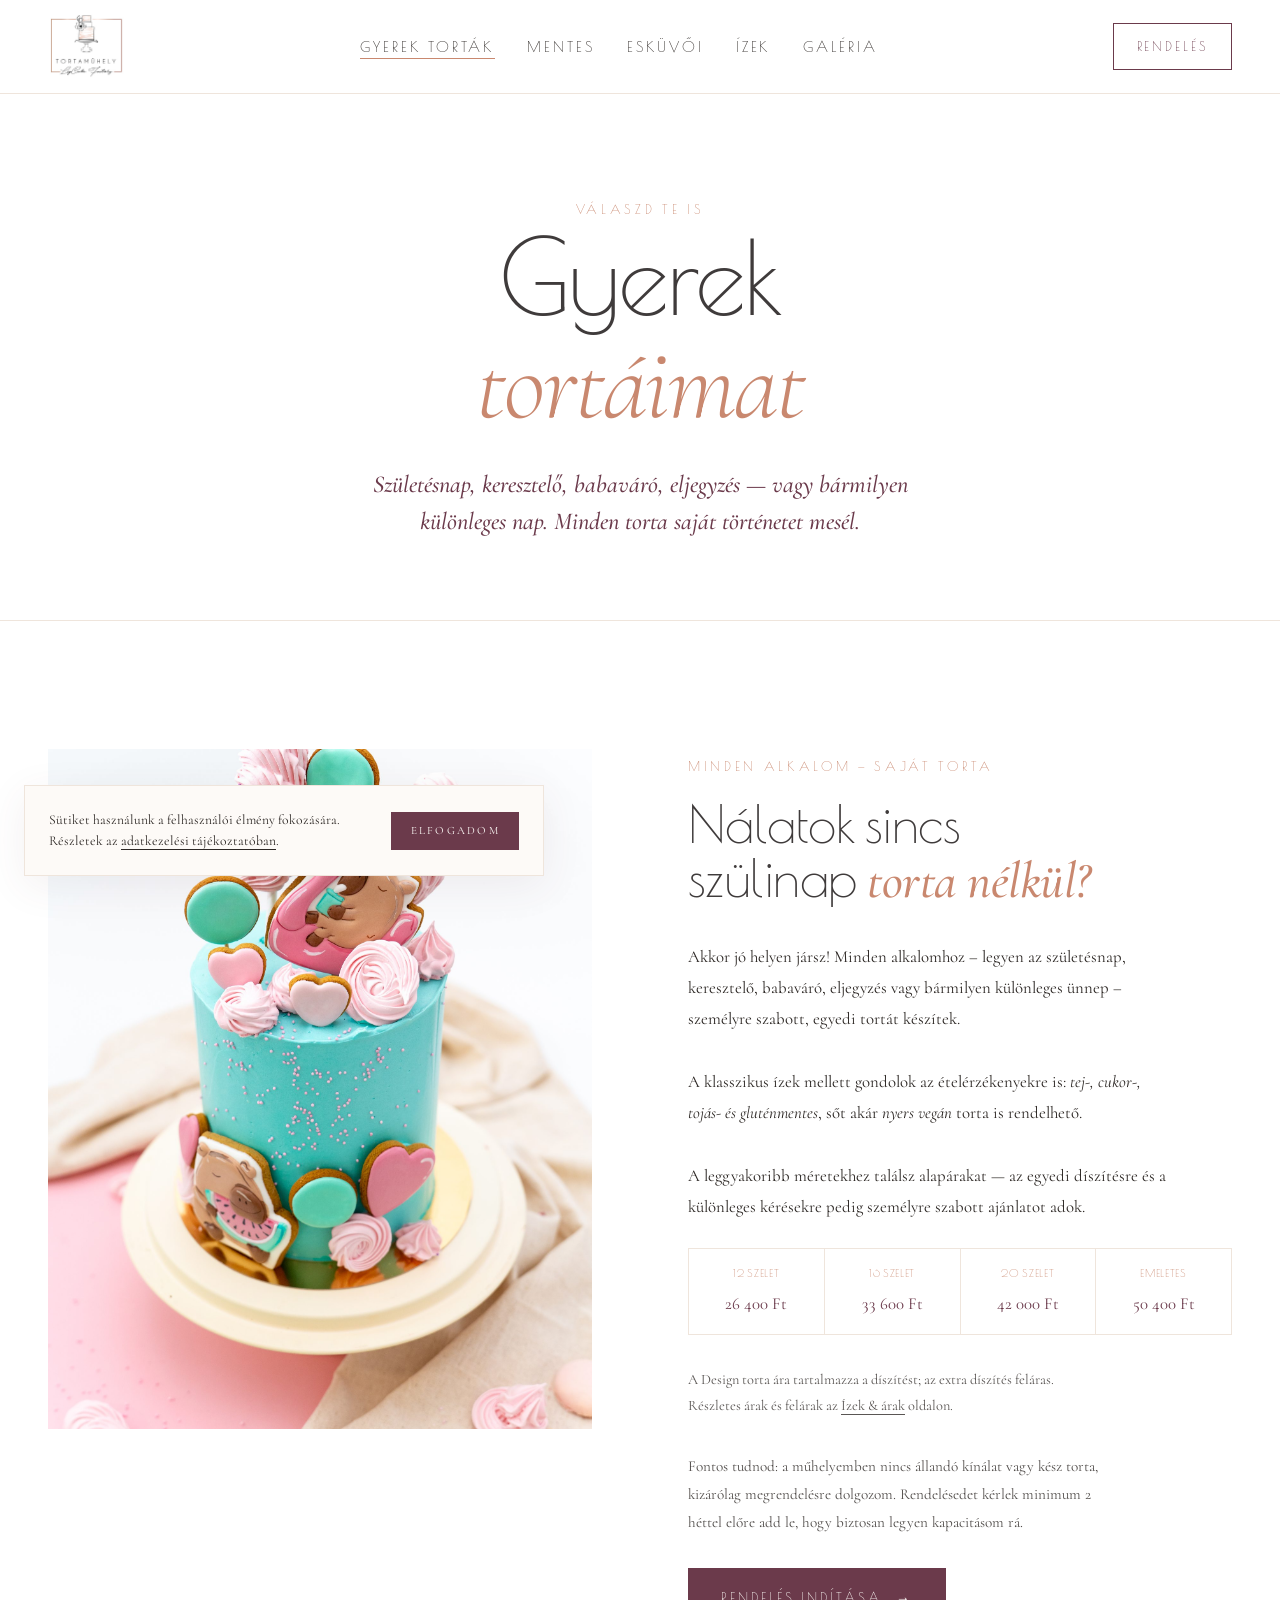
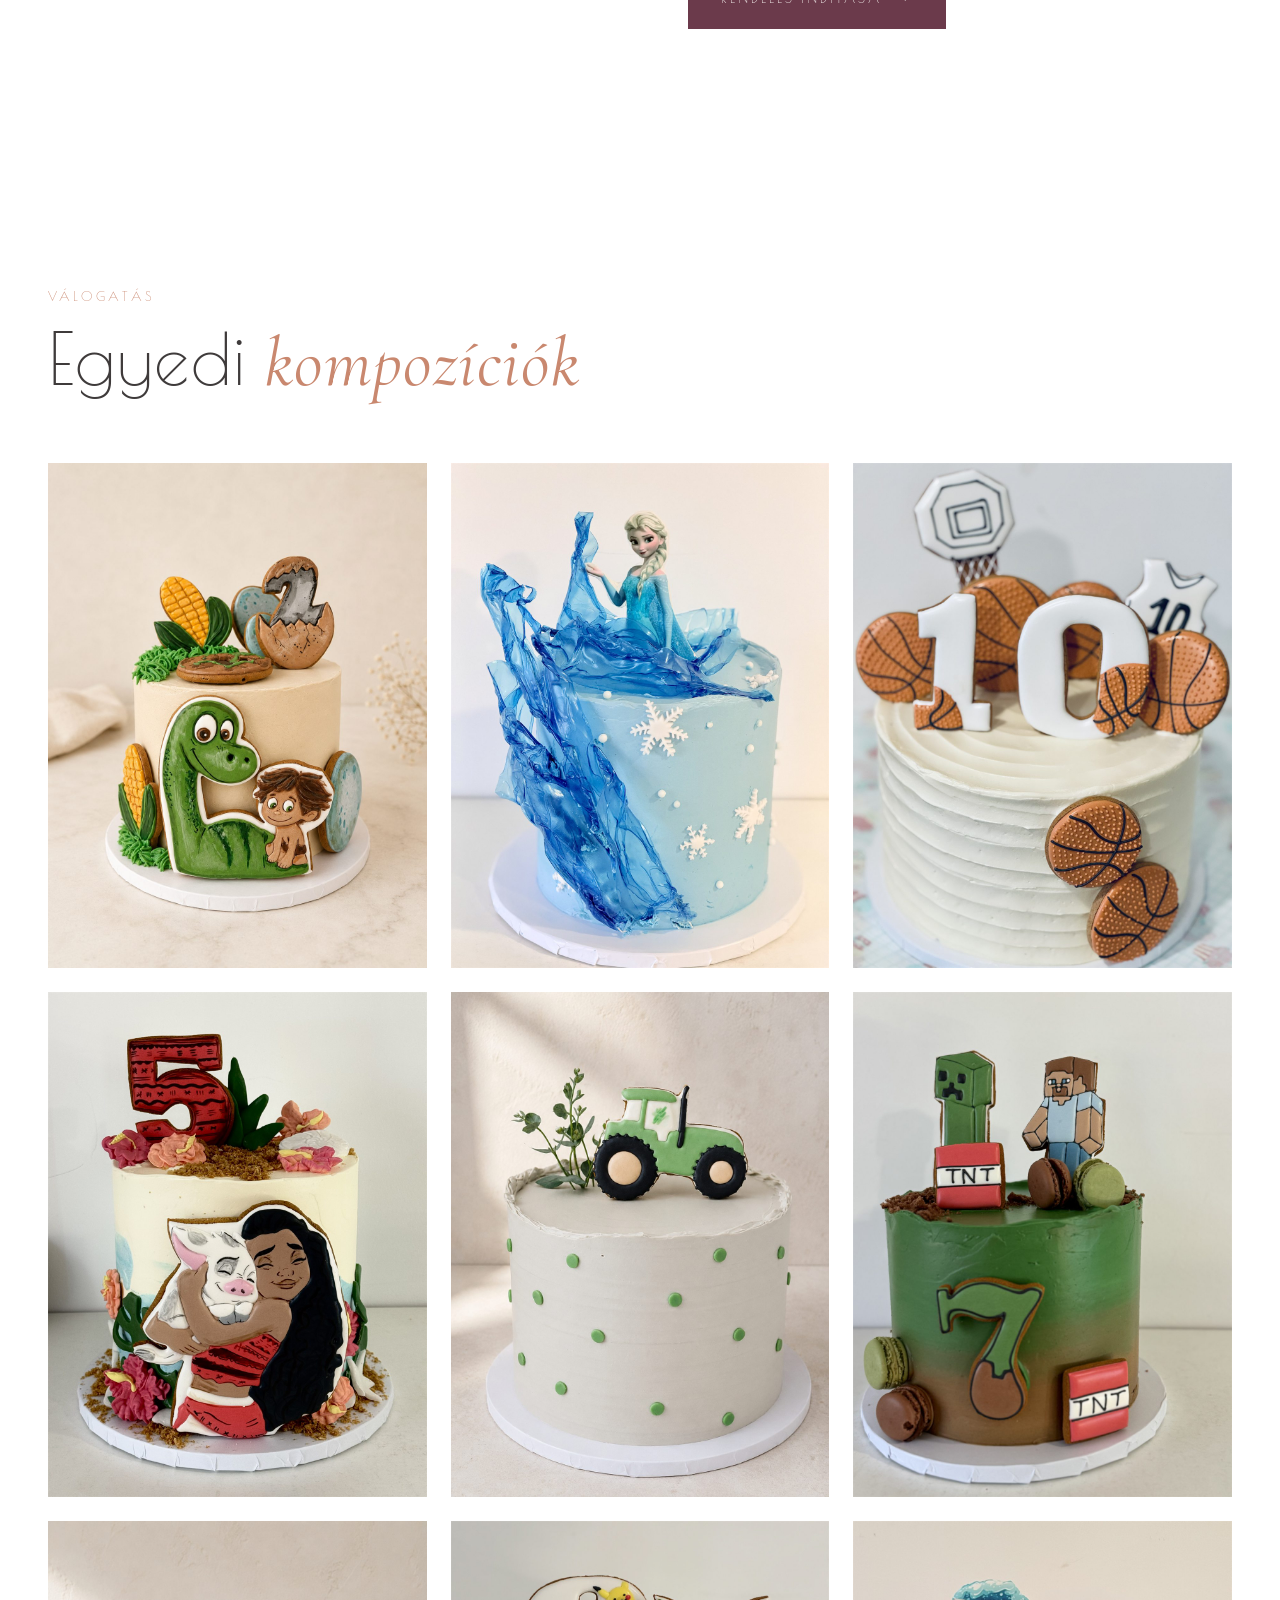
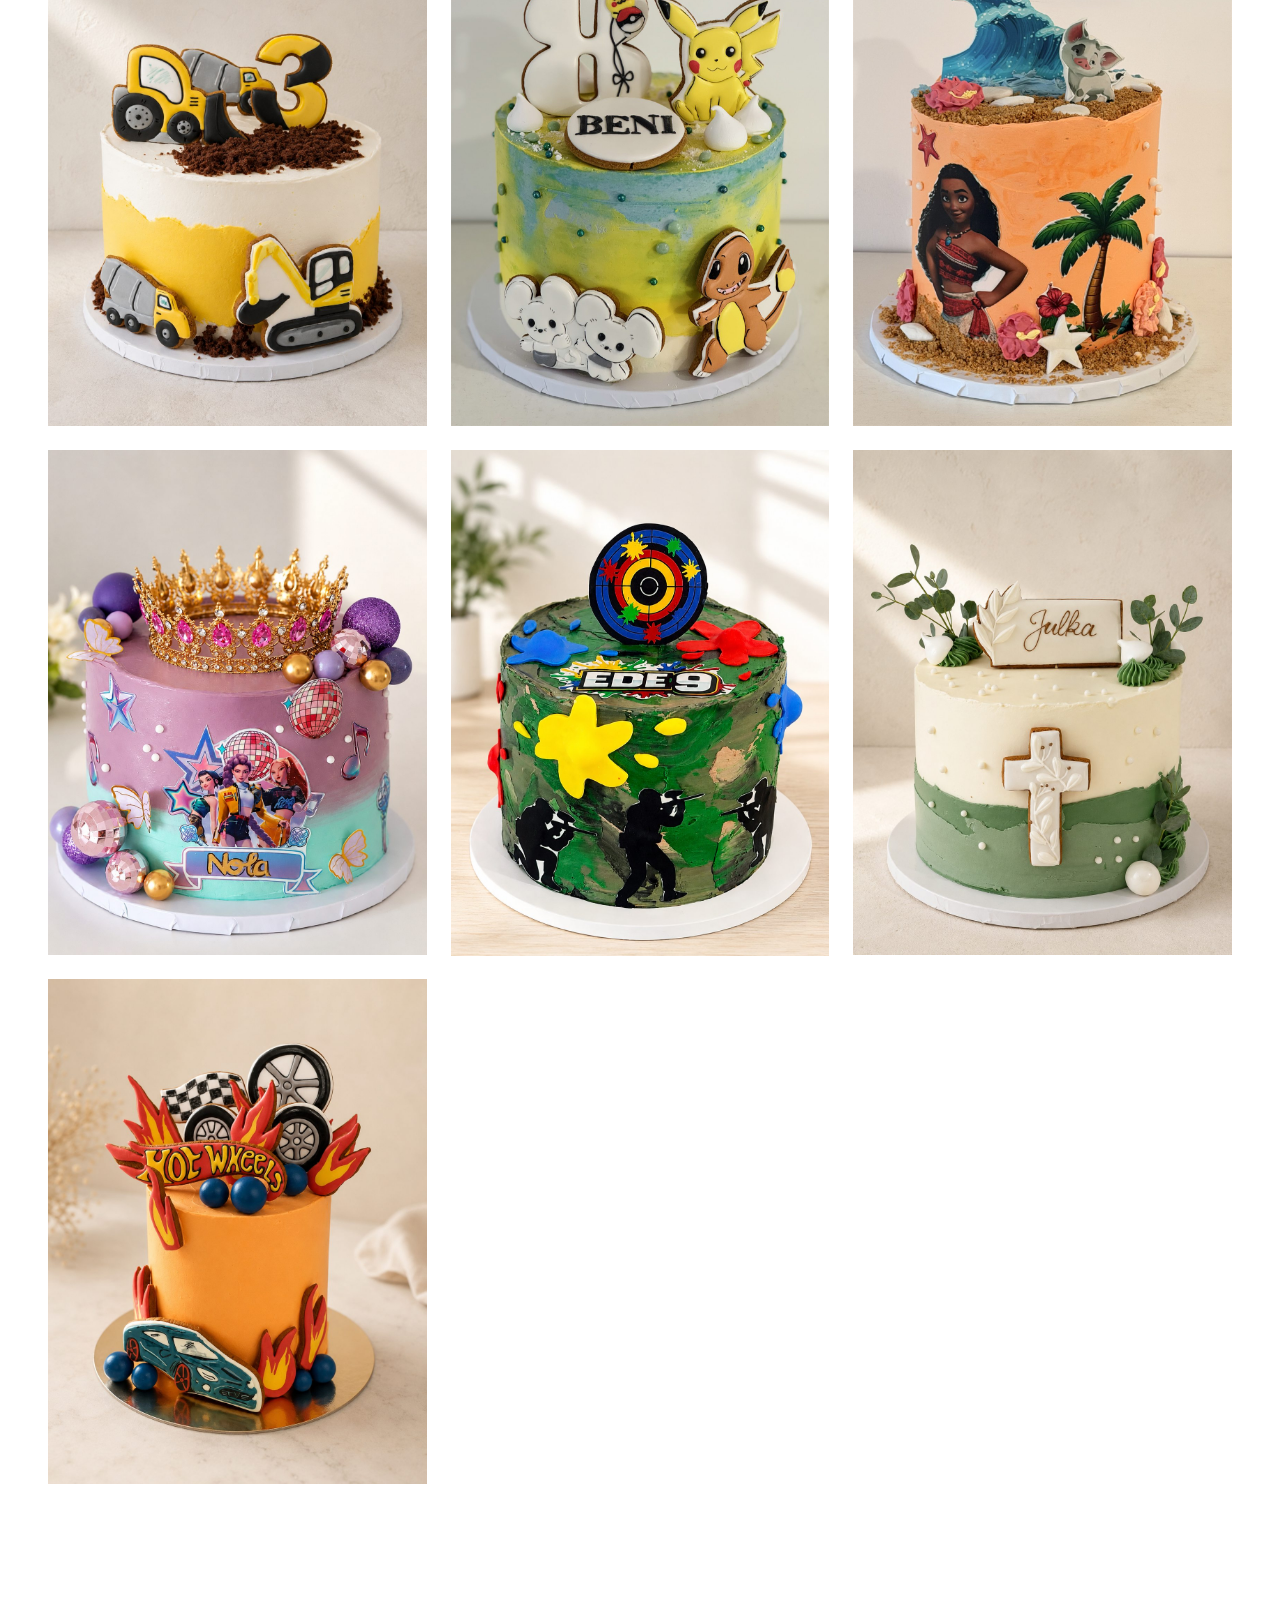
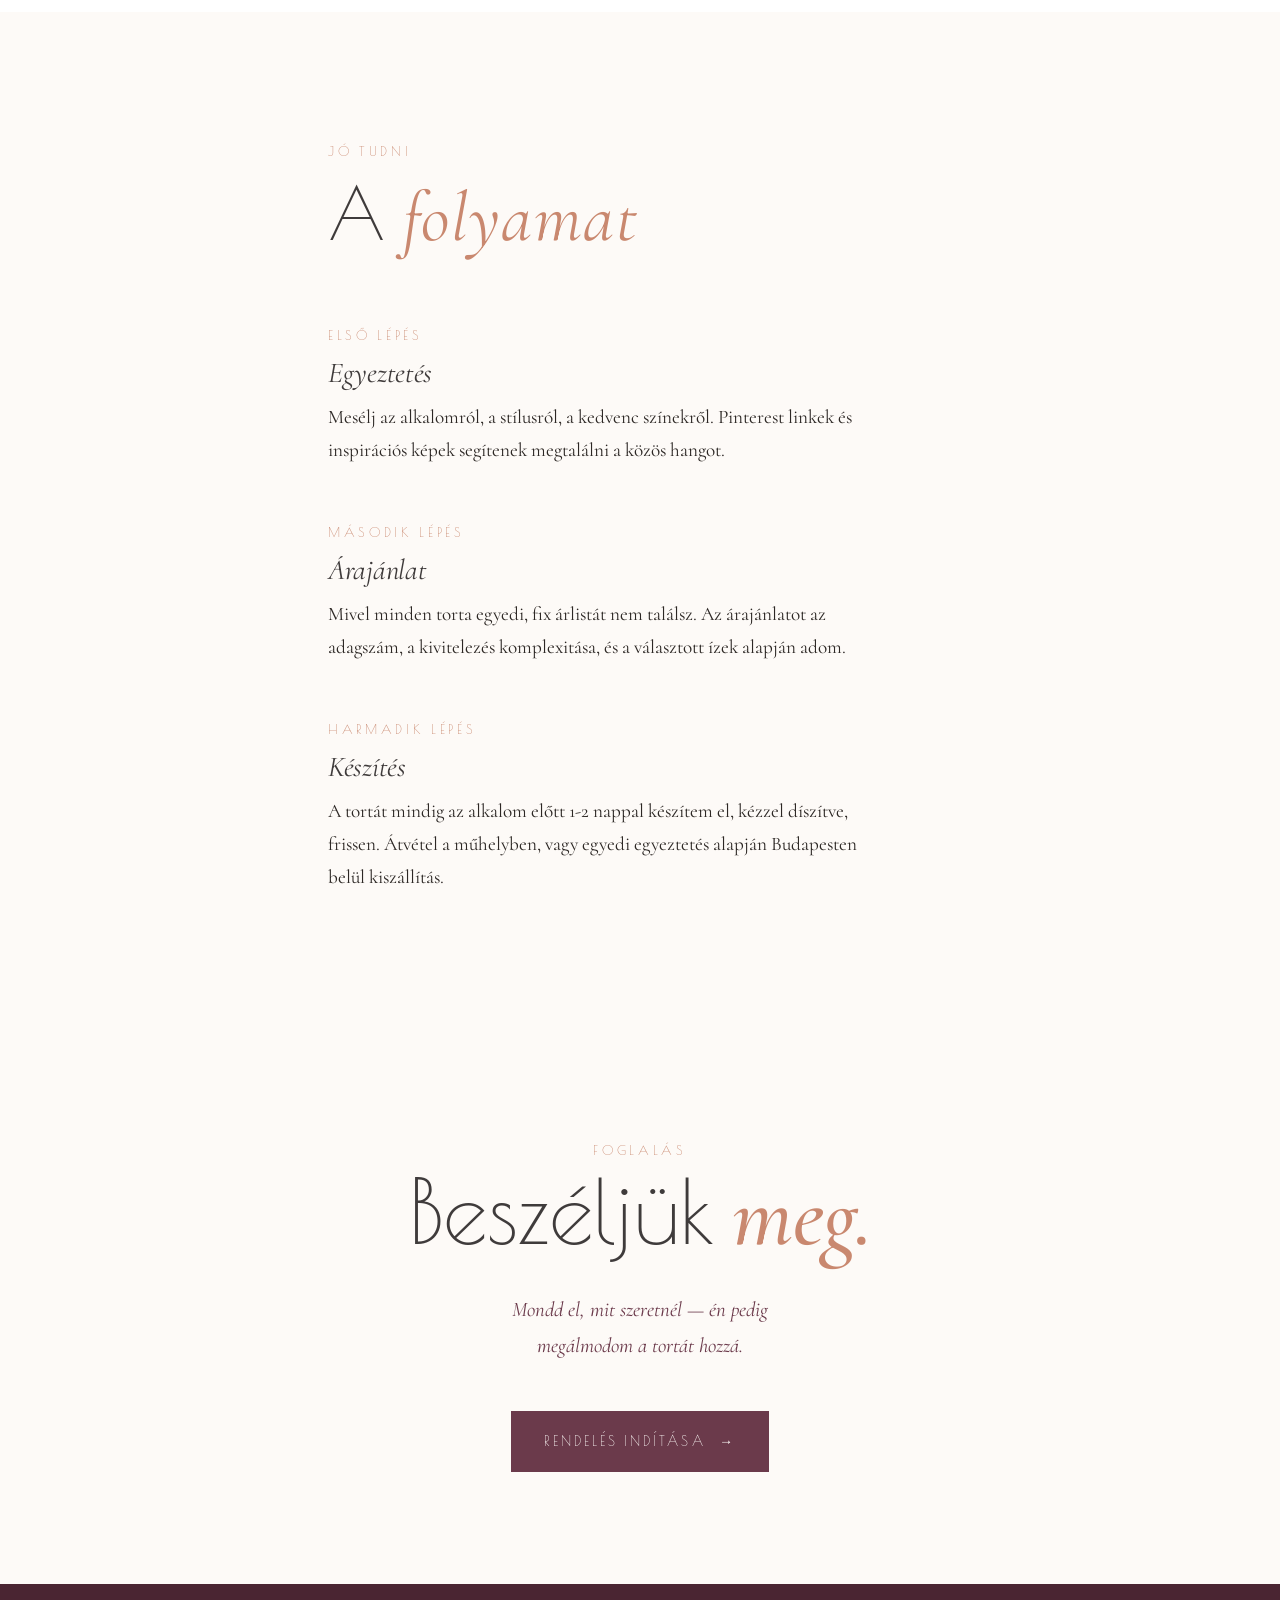
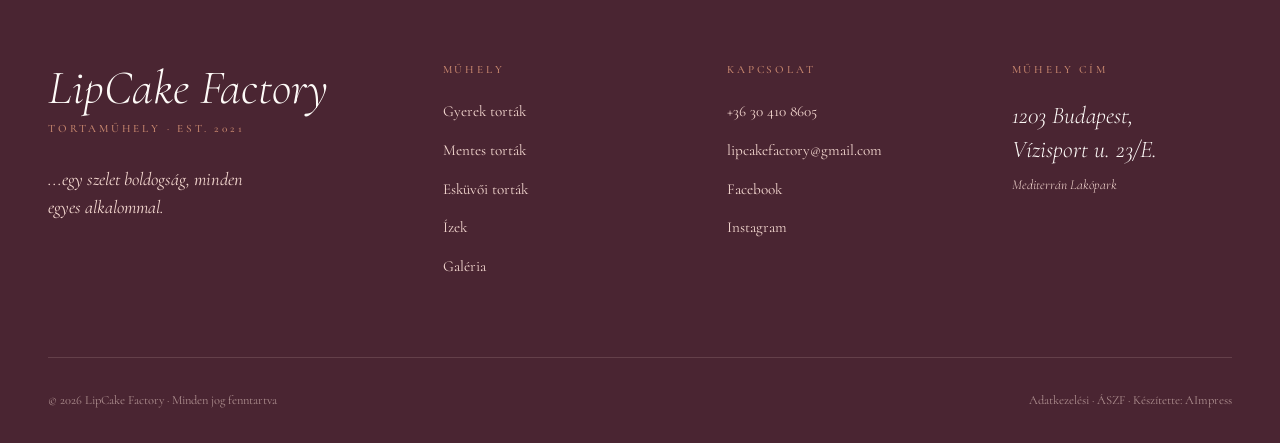
<file: gyerek-tortak.html>
<!DOCTYPE html>
<html lang="hu">
<head>
  <meta charset="UTF-8" />
  <script>
    document.documentElement.className += ' js';
    addEventListener('load', function () {
      setTimeout(function () {
        if (!window.__lipReveal) {
          var els = document.querySelectorAll('.reveal');
          for (var i = 0; i < els.length; i++) els[i].classList.add('in');
        }
      }, 1500);
    });
  </script>

  <meta name="viewport" content="width=device-width, initial-scale=1.0" />
  <title>Gyerek torták — LipCake Factory</title>
  <meta name="description" content="Egyedi gyerek torták születésnapra, keresztelőre, babaváróra, eljegyzésre — minden alkalomra személyre szabva, akár mentes és nyers vegán kivitelben is." />
  <link rel="preconnect" href="https://fonts.googleapis.com" />
  <link rel="preconnect" href="https://fonts.gstatic.com" crossorigin />
  <link href="https://fonts.googleapis.com/css2?family=Corben:wght@400;700&family=Cormorant:ital,wght@0,400;0,500;0,600;1,400;1,500&family=Poiret+One&display=swap" rel="stylesheet" />
  <link rel="stylesheet" href="styles.css" />
</head>
<body>

  <nav class="nav" aria-label="Főnavigáció">
    <a href="index.html" class="nav-brand" aria-label="LipCake Factory Tortaműhely"><img class="nav-logo" src="kepek/tortamuhely-retina.jpg" alt="LipCake Factory Tortaműhely" /></a>
    <ul class="nav-menu">
      <li><a href="gyerek-tortak.html" class="active">Gyerek torták</a></li>
      <li><a href="mentes-tortak.html">Mentes</a></li>
      <li><a href="eskuvoi-tortak.html">Esküvői</a></li>
      <li><a href="izlista.html">Ízek</a></li>
      <li><a href="galeria.html">Galéria</a></li>
      <li class="menu-cta"><a href="rendeles.html">Rendelés</a></li>
      <li class="menu-contact"><a href="tel:+36304108605">+36 30 410 8605</a></li>
    </ul>
    <span class="nav-cta-wrap"><a href="rendeles.html" class="nav-cta"><span>Rendelés</span></a></span>
    <button class="nav-toggle" aria-label="Menü"><span></span><span></span><span></span></button>
  </nav>

  <header class="page-head container">
    <span class="eyebrow reveal">Válaszd te is</span>
    <h1 class="reveal delay-1">
      Gyerek<br /><em>tortáimat</em>
    </h1>
    <p class="lead reveal delay-2">
      Születésnap, keresztelő, babaváró, eljegyzés — vagy bármilyen
      különleges nap. Minden torta saját történetet mesél.
    </p>
  </header>

  <section class="container">
    <div class="story-grid">
      <div class="story-image reveal" style="aspect-ratio: 4/5;">
        <img src="kepek/A7_8405-Edit-2-1-scaled.jpg"
             alt="Gyerek torta — kislány a tortával" loading="lazy" />
      </div>
      <div class="story-text reveal delay-1">
        <span class="eyebrow">Minden alkalom — saját torta</span>
        <h2 style="margin-top: 1rem;">
          Nálatok sincs<br />szülinap <em>torta nélkül?</em>
        </h2>
        <p>
          Akkor jó helyen jársz! Minden alkalomhoz – legyen az születésnap,
          keresztelő, babaváró, eljegyzés vagy bármilyen különleges ünnep –
          személyre szabott, egyedi tortát készítek.
        </p>
        <p>
          A klasszikus ízek mellett gondolok az ételérzékenyekre is:
          <em>tej-, cukor-, tojás- és gluténmentes</em>, sőt akár
          <em>nyers vegán</em> torta is rendelhető.
        </p>
        <p>
          A leggyakoribb méretekhez találsz alapárakat — az egyedi díszítésre
          és a különleges kérésekre pedig személyre szabott ajánlatot adok.
        </p>
        <div class="price-mini">
          <div><span class="pm-size">12 szelet</span><span class="pm-price">26 400 Ft</span></div>
          <div><span class="pm-size">16 szelet</span><span class="pm-price">33 600 Ft</span></div>
          <div><span class="pm-size">20 szelet</span><span class="pm-price">42 000 Ft</span></div>
          <div><span class="pm-size">emeletes</span><span class="pm-price">50 400 Ft</span></div>
        </div>
        <p style="font-size: .9rem; opacity: .78;">
          A Design torta ára tartalmazza a díszítést; az extra díszítés feláras.
          Részletes árak és felárak az <a href="izlista.html" style="border-bottom:1px solid currentColor;">Ízek &amp; árak</a> oldalon.
        </p>
        <p style="font-size: .95rem; opacity: .82;">
          Fontos tudnod: a műhelyemben nincs állandó kínálat vagy kész torta,
          kizárólag megrendelésre dolgozom. Rendelésedet kérlek minimum 2 héttel
          előre add le, hogy biztosan legyen kapacitásom rá.
        </p>
        <div style="margin-top: 2rem;">
          <a href="rendeles.html" class="btn"><span>Rendelés indítása</span><span class="btn-arrow">→</span></a>
        </div>
      </div>
    </div>
  </section>

  <section class="container">
    <div class="section-head">
      <span class="eyebrow reveal">Válogatás</span>
      <h2 class="reveal delay-1">Egyedi <em>kompozíciók</em></h2>
    </div>

    <div class="masonry">
      <figure class="reveal" data-lightbox="kepek/torta-04.jpg"><img src="kepek/torta-04.jpg" alt="Dínós gyerek torta" loading="lazy" /><figcaption>Dínós torta</figcaption></figure>
      <figure class="reveal" data-lightbox="kepek/torta-21.jpg"><img src="kepek/torta-21.jpg" alt="Moana gyerek torta" loading="lazy" /><figcaption>Moana torta</figcaption></figure>
      <figure class="reveal" data-lightbox="kepek/torta-05.jpg"><img src="kepek/torta-05.jpg" alt="Markolós gyerek torta" loading="lazy" /><figcaption>Markolós torta</figcaption></figure>
      <figure class="reveal" data-lightbox="kepek/torta-11.jpg"><img src="kepek/torta-11.jpg" alt="Hercegnős gyerek torta" loading="lazy" /><figcaption>Hercegnős torta</figcaption></figure>
      <figure class="reveal" data-lightbox="kepek/torta-10.jpg"><img src="kepek/torta-10.jpg" alt="Hot Wheels torta" loading="lazy" /><figcaption>Hot Wheels</figcaption></figure>
      <figure class="reveal" data-lightbox="kepek/torta-23.jpg"><img src="kepek/torta-23.jpg" alt="Jégvarázs torta" loading="lazy" /><figcaption>Jégvarázs torta</figcaption></figure>
      <figure class="reveal" data-lightbox="kepek/torta-13.jpg"><img src="kepek/torta-13.jpg" alt="Traktoros gyerek torta" loading="lazy" /><figcaption>Traktoros torta</figcaption></figure>
      <figure class="reveal" data-lightbox="kepek/torta-22.jpg"><img src="kepek/torta-22.jpg" alt="Pokémon torta" loading="lazy" /><figcaption>Pokémon torta</figcaption></figure>
      <figure class="reveal" data-lightbox="kepek/torta-06.jpg"><img src="kepek/torta-06.jpg" alt="Katonai dizájn torta" loading="lazy" /><figcaption>Katonai dizájn</figcaption></figure>
      <figure class="reveal" data-lightbox="kepek/torta-17.jpg"><img src="kepek/torta-17.jpg" alt="Kosárlabdás torta" loading="lazy" /><figcaption>Kosaras torta</figcaption></figure>
      <figure class="reveal" data-lightbox="kepek/torta-20.jpg"><img src="kepek/torta-20.jpg" alt="Minecraft torta" loading="lazy" /><figcaption>Minecraft torta</figcaption></figure>
      <figure class="reveal" data-lightbox="kepek/torta-24.jpg"><img src="kepek/torta-24.jpg" alt="Tengerparti Moana torta" loading="lazy" /><figcaption>Tengerparti Moana</figcaption></figure>
      <figure class="reveal" data-lightbox="kepek/torta-12.jpg"><img src="kepek/torta-12.jpg" alt="Keresztelői torta" loading="lazy" /><figcaption>Keresztelői torta</figcaption></figure>
    </div>
  </section>

  <!-- Info section -->
  <section class="story">
    <div class="container narrow">
      <div class="section-head">
        <span class="eyebrow reveal">Jó tudni</span>
        <h2 class="reveal delay-1">A <em>folyamat</em></h2>
      </div>

      <div style="display: grid; gap: 3rem; max-width: 640px; margin: 0 auto;">
        <div class="reveal">
          <span class="eyebrow">Első lépés</span>
          <h4 style="font-family: var(--serif); font-style: italic; font-size: 1.8rem; margin: .5rem 0 .8rem;">
            Egyeztetés
          </h4>
          <p>
            Mesélj az alkalomról, a stílusról, a kedvenc színekről.
            Pinterest linkek és inspirációs képek segítenek megtalálni
            a közös hangot.
          </p>
        </div>
        <div class="reveal delay-1">
          <span class="eyebrow">Második lépés</span>
          <h4 style="font-family: var(--serif); font-style: italic; font-size: 1.8rem; margin: .5rem 0 .8rem;">
            Árajánlat
          </h4>
          <p>
            Mivel minden torta egyedi, fix árlistát nem találsz.
            Az árajánlatot az adagszám, a kivitelezés komplexitása,
            és a választott ízek alapján adom.
          </p>
        </div>
        <div class="reveal">
          <span class="eyebrow">Harmadik lépés</span>
          <h4 style="font-family: var(--serif); font-style: italic; font-size: 1.8rem; margin: .5rem 0 .8rem;">
            Készítés
          </h4>
          <p>
            A tortát mindig az alkalom előtt 1-2 nappal készítem el,
            kézzel díszítve, frissen. Átvétel a műhelyben, vagy
            egyedi egyeztetés alapján Budapesten belül kiszállítás.
          </p>
        </div>
      </div>
    </div>
  </section>

  <section class="cta-banner">
    <div class="container narrow">
      <span class="eyebrow reveal">Foglalás</span>
      <h2 class="reveal delay-1">Beszéljük <em>meg.</em></h2>
      <p class="reveal delay-2">
        Mondd el, mit szeretnél — én pedig megálmodom a tortát hozzá.
      </p>
      <div class="reveal delay-3">
        <a href="rendeles.html" class="btn"><span>Rendelés indítása</span><span class="btn-arrow">→</span></a>
      </div>
    </div>
  </section>

  <footer class="footer">
    <div class="container">
      <div class="footer-grid">
        <div>
          <div class="footer-brand">LipCake Factory<small>Tortaműhely · Est. 2021</small></div>
          <p class="footer-tagline">...egy szelet boldogság, minden egyes alkalommal.</p>
        </div>
        <div class="footer-col">
          <h4>Műhely</h4>
          <ul>
            <li><a href="gyerek-tortak.html">Gyerek torták</a></li>
            <li><a href="mentes-tortak.html">Mentes torták</a></li>
            <li><a href="eskuvoi-tortak.html">Esküvői torták</a></li>
            <li><a href="izlista.html">Ízek</a></li>
            <li><a href="galeria.html">Galéria</a></li>
          </ul>
        </div>
        <div class="footer-col">
          <h4>Kapcsolat</h4>
          <ul>
            <li><a href="tel:+36304108605">+36 30 410 8605</a></li>
            <li><a href="mailto:lipcakefactory@gmail.com">lipcakefactory@gmail.com</a></li>
            <li><a href="https://www.facebook.com/lipcakefactory" target="_blank" rel="noopener">Facebook</a></li>
            <li><a href="https://instagram.com/lipcakefactory.tortamuhely" target="_blank" rel="noopener">Instagram</a></li>
          </ul>
        </div>
        <div class="footer-col">
          <h4>Műhely cím</h4>
          <p class="footer-contact-big">
            1203 Budapest,<br />Vízisport u. 23/E.<br />
            <span style="font-size:.85rem; color: var(--rose-soft); display:block; margin-top:.5rem;">Mediterrán Lakópark</span>
          </p>
        </div>
      </div>
      <div class="footer-bottom">
        <span>© 2026 LipCake Factory · Minden jog fenntartva</span>
        <span><a href="adatkezeles.html">Adatkezelési</a> · <a href="aszf.html">ÁSZF</a> · <a href="https://aimpress.vibepreview.com" target="_blank" rel="noopener">Készítette: AImpress</a></span>
      </div>
    </div>
  </footer>

  <script src="script.js"></script>
</body>
</html>
</file>
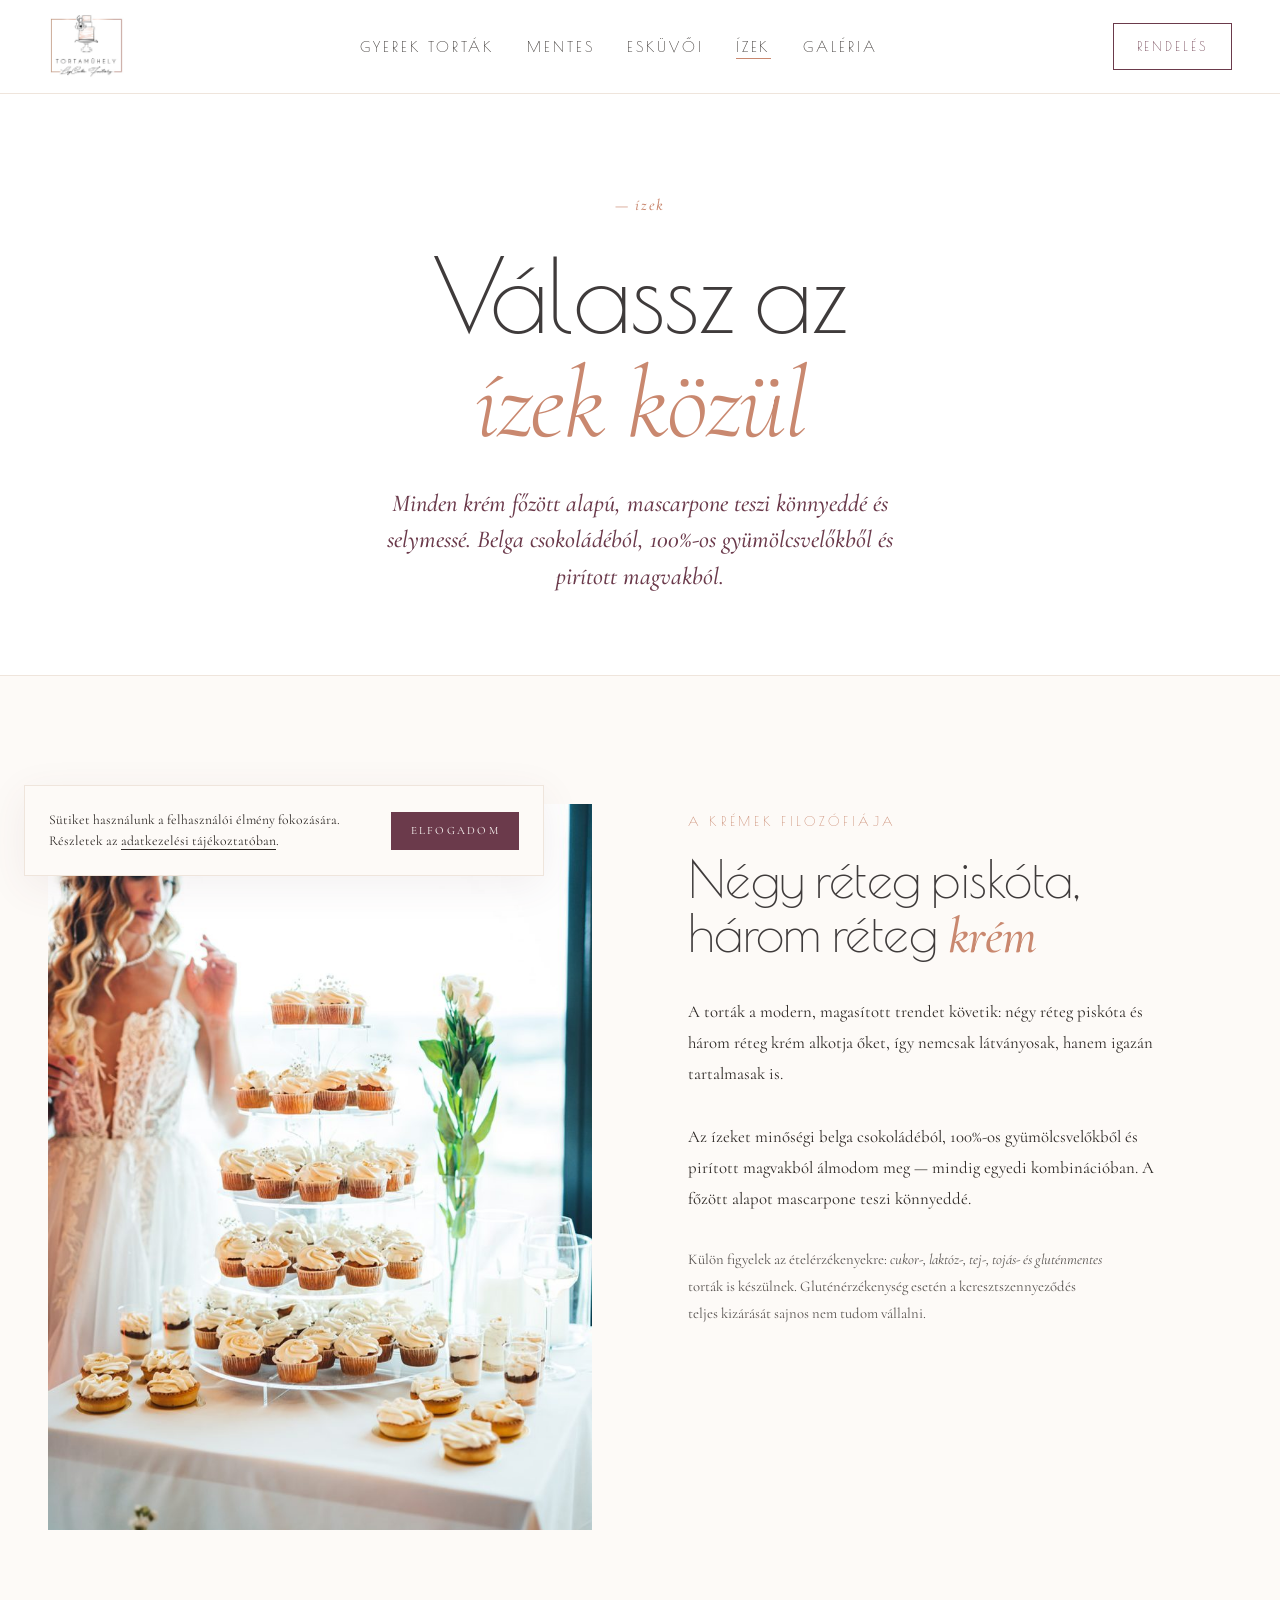
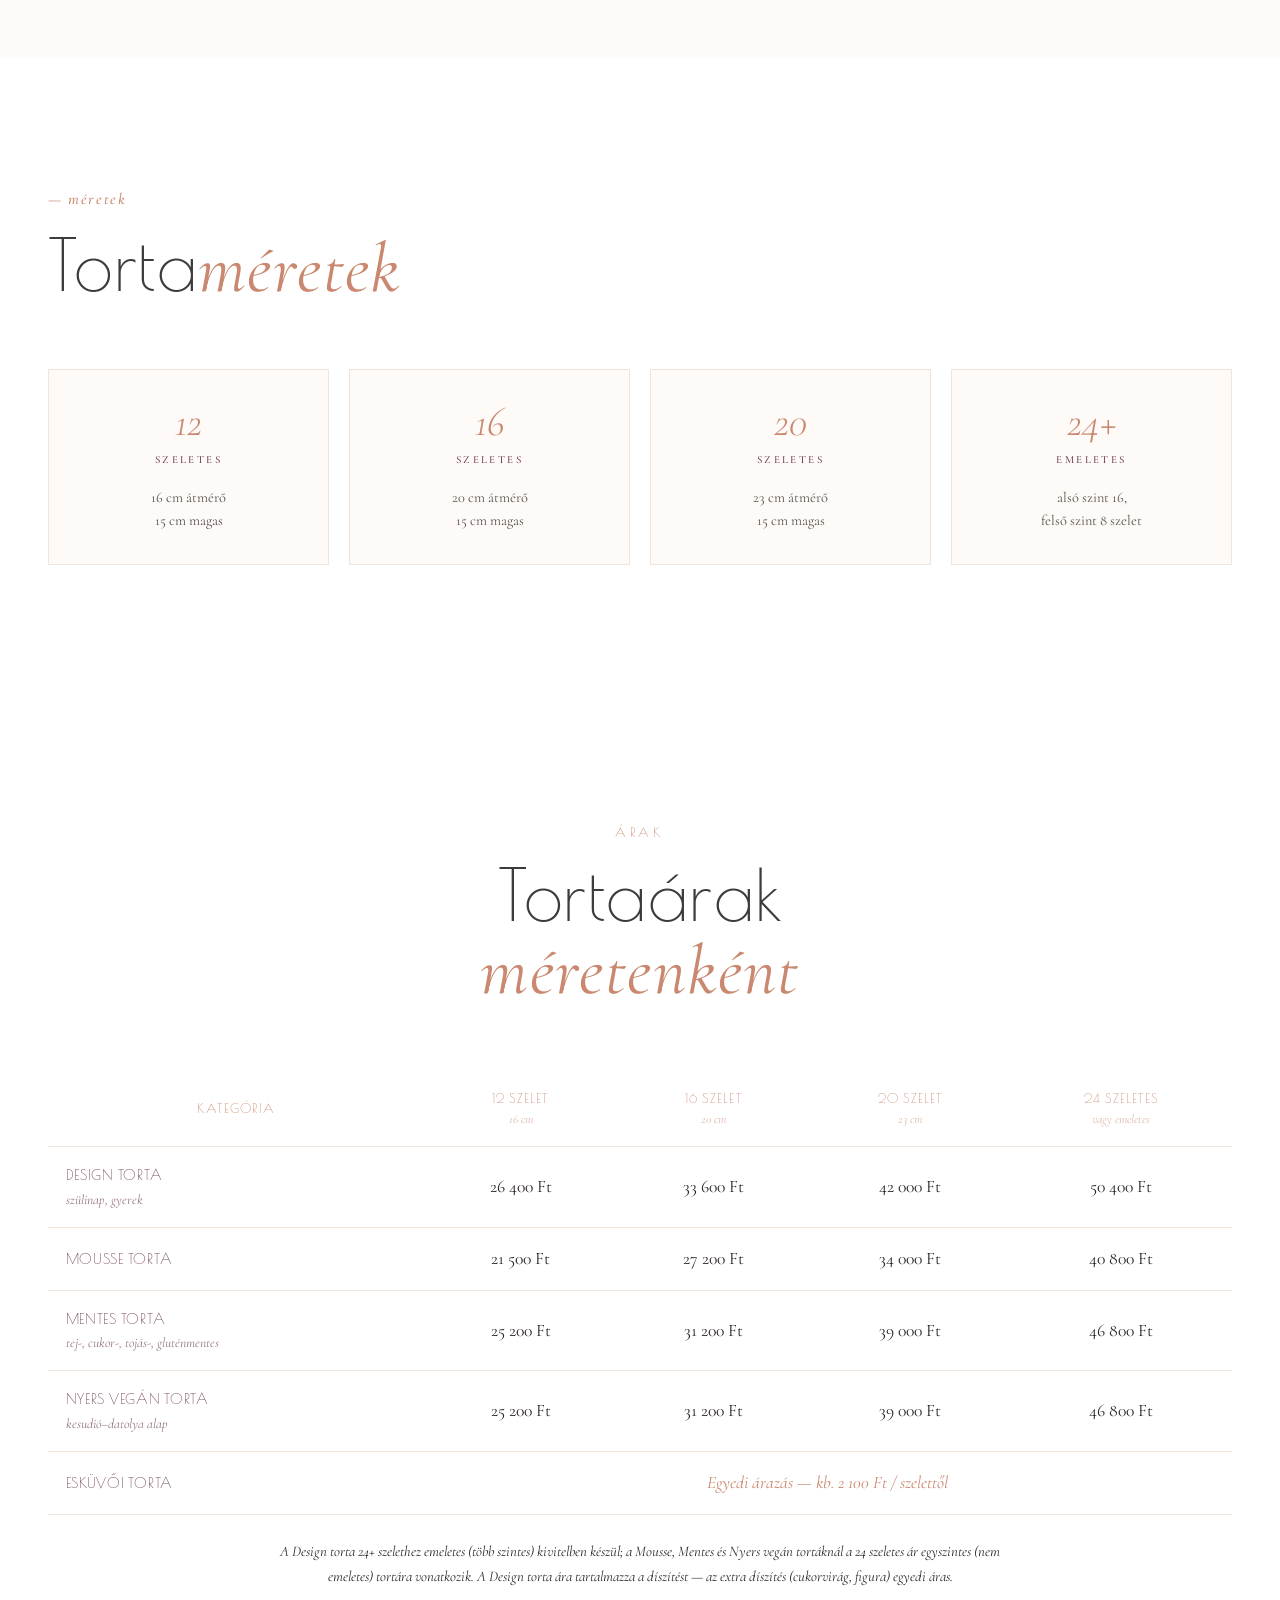
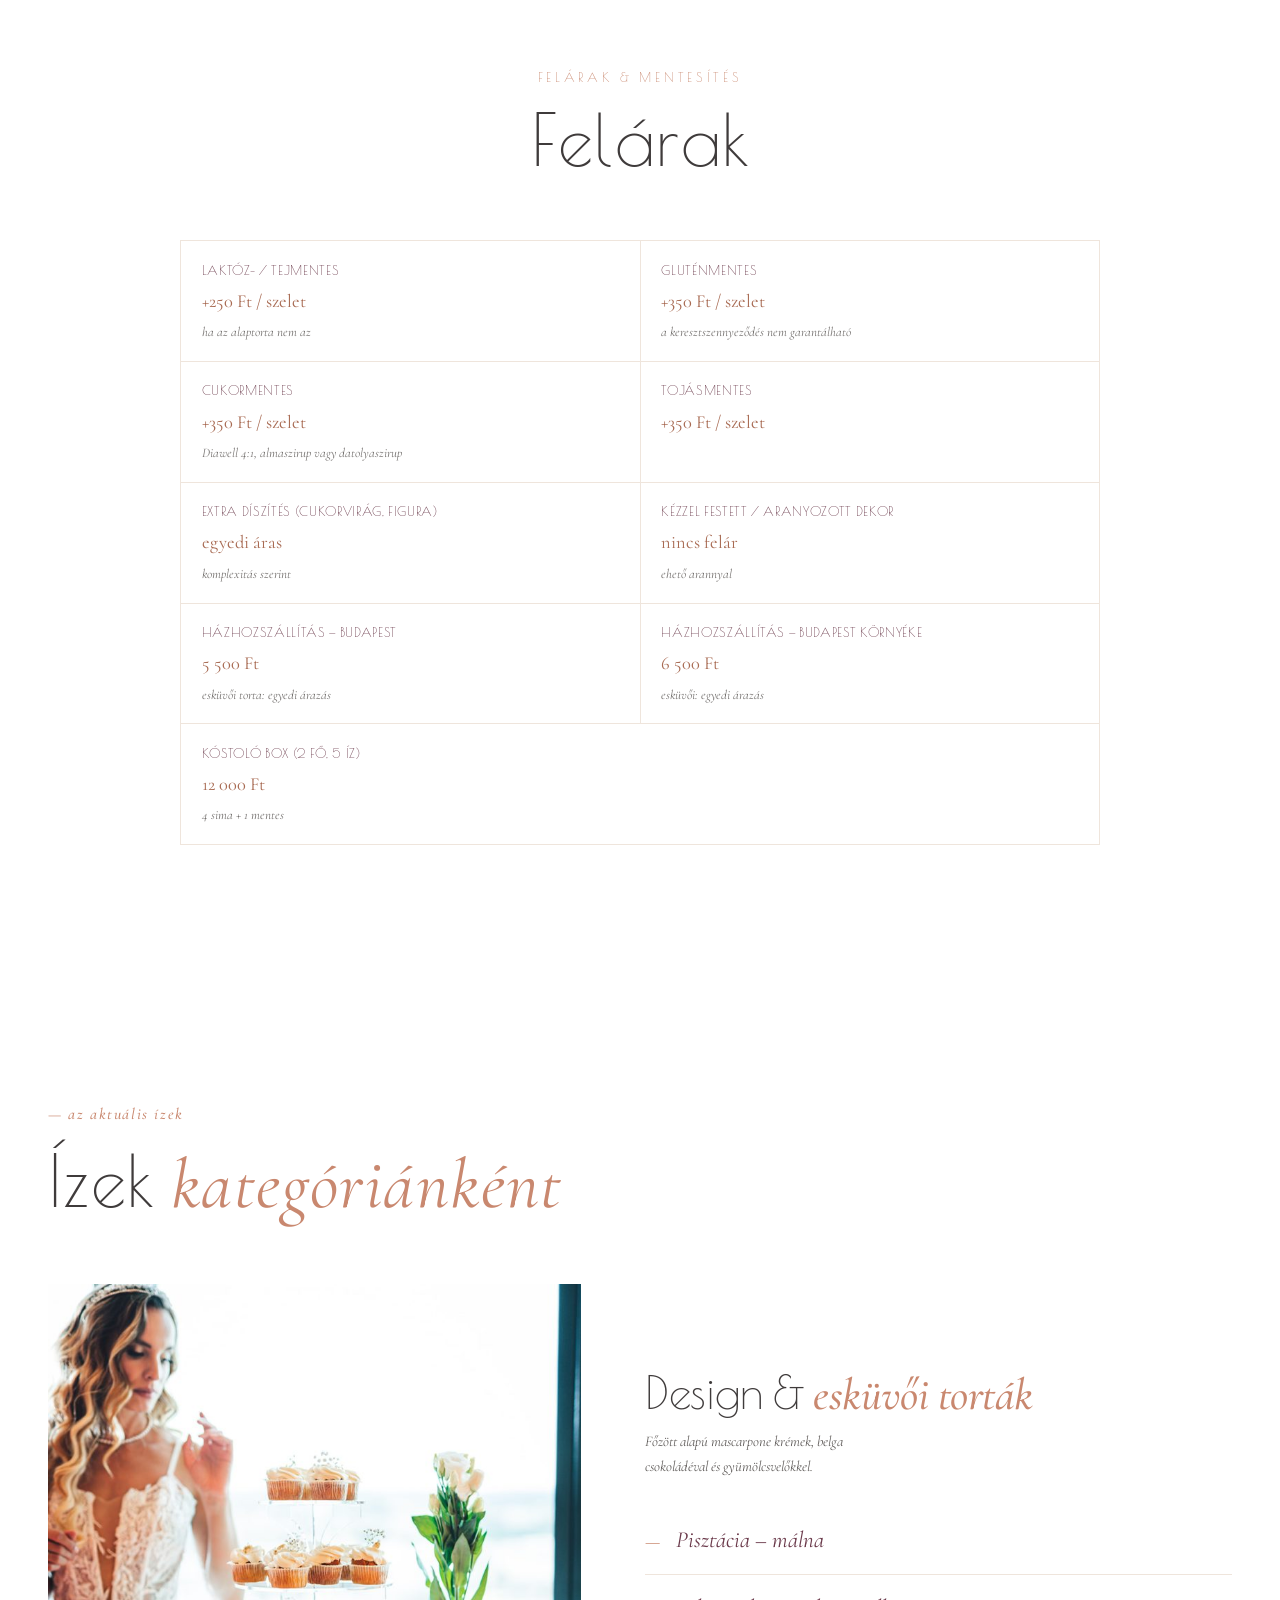
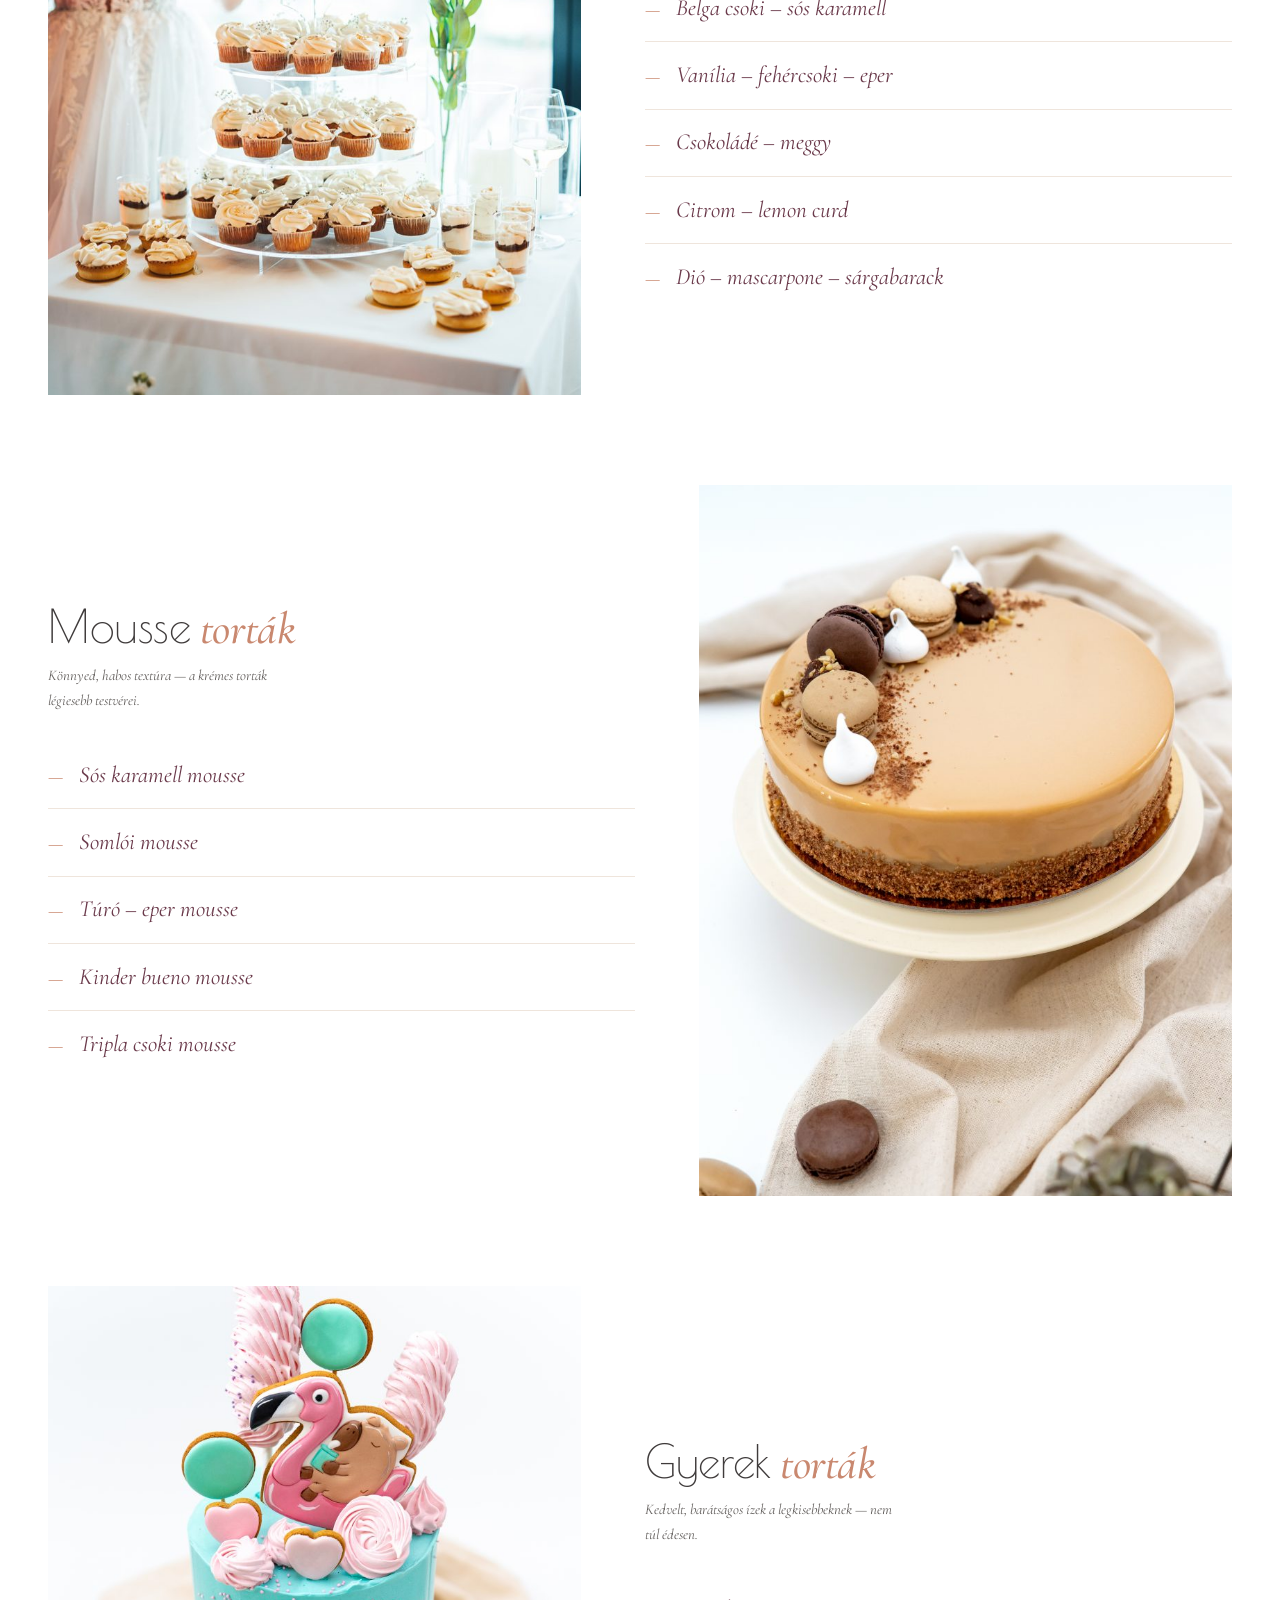
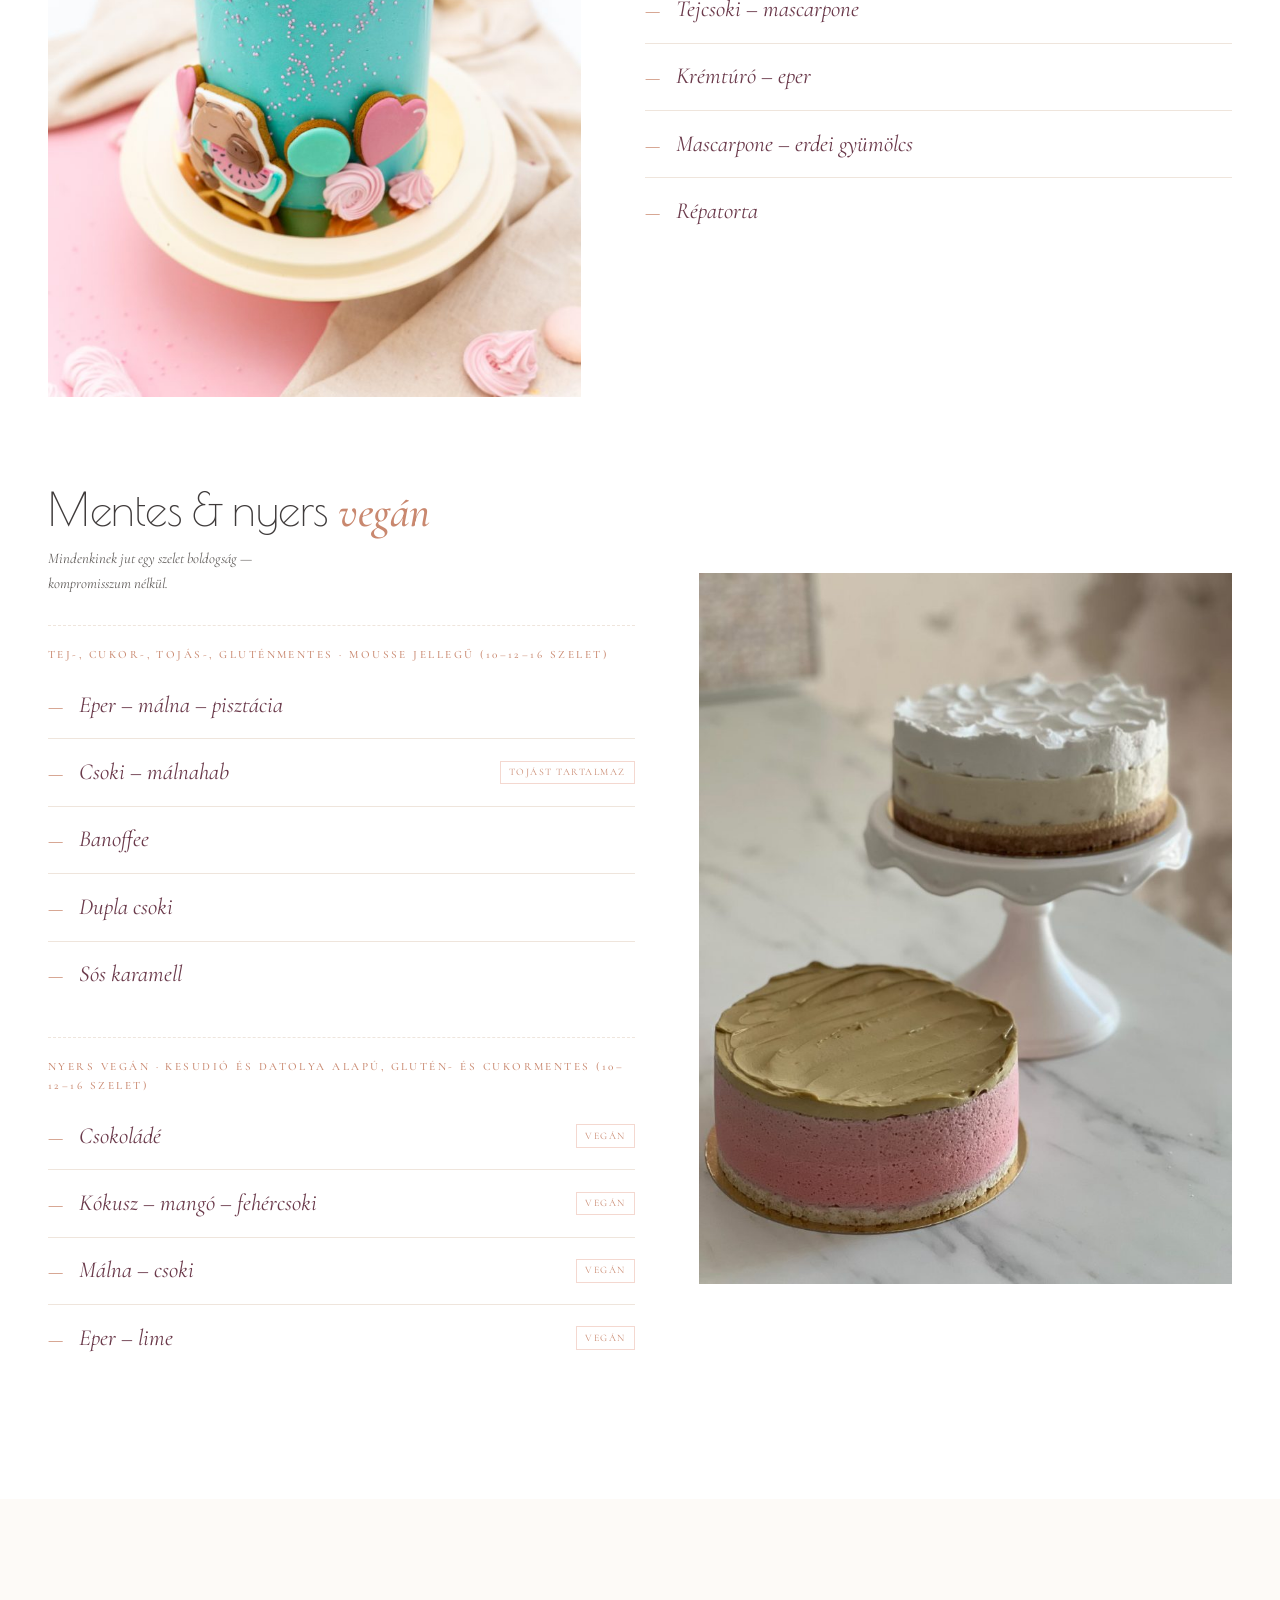
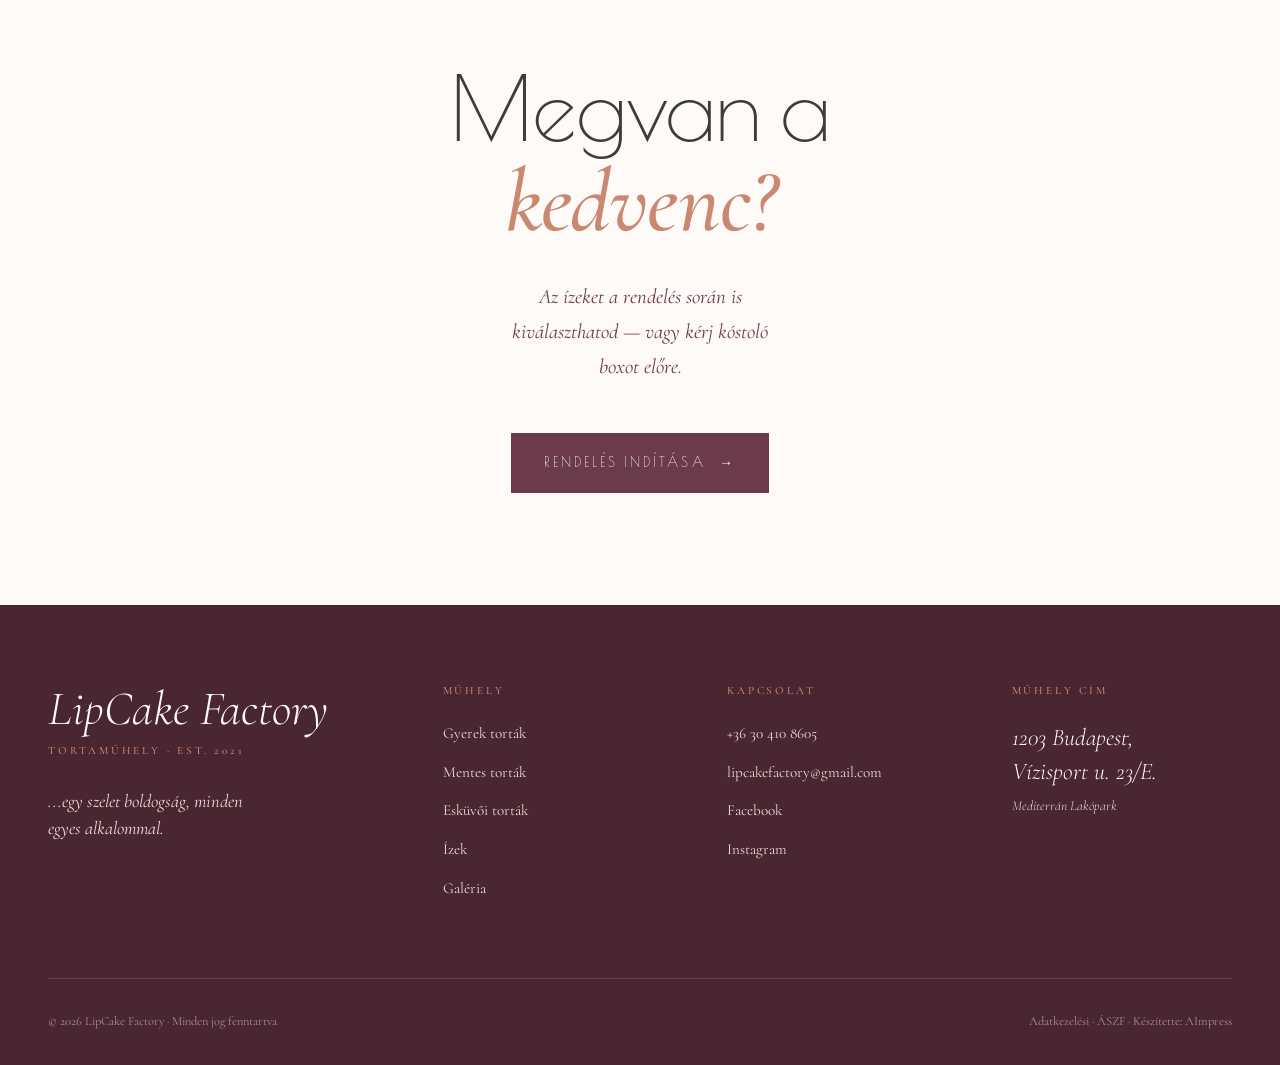
<file: izlista.html>
<!DOCTYPE html>
<html lang="hu">
<head>
  <meta charset="UTF-8" />
  <script>
    /* Progressive enhancement: mark JS active (enables reveal animation).
       Safety net: if the main script never runs, reveal everything anyway. */
    document.documentElement.className += ' js';
    addEventListener('load', function () {
      setTimeout(function () {
        if (!window.__lipReveal) {
          var els = document.querySelectorAll('.reveal');
          for (var i = 0; i < els.length; i++) els[i].classList.add('in');
        }
      }, 1500);
    });
  </script>

  <meta name="viewport" content="width=device-width, initial-scale=1.0" />
  <title>Ízlista — LipCake Factory</title>
  <meta name="description" content="Az aktuális ízek a LipCake Factory tortáihoz — főzött alapú mascarpone krémek, belga csokoládé, gyümölcsvelők. Gyerek dizájn, mentes, nyers vegán és esküvői ízek." />
  <link rel="preconnect" href="https://fonts.googleapis.com" />
  <link rel="preconnect" href="https://fonts.gstatic.com" crossorigin />
  <link href="https://fonts.googleapis.com/css2?family=Corben:wght@400;700&family=Cormorant:ital,wght@0,400;0,500;0,600;1,400;1,500&family=Poiret+One&display=swap" rel="stylesheet" />
  <link rel="stylesheet" href="styles.css" />
</head>
<body>

  <nav class="nav" aria-label="Főnavigáció">
    <a href="index.html" class="nav-brand" aria-label="LipCake Factory Tortaműhely"><img class="nav-logo" src="kepek/tortamuhely-retina.jpg" alt="LipCake Factory Tortaműhely" /></a>
    <ul class="nav-menu">
      <li><a href="gyerek-tortak.html">Gyerek torták</a></li>
      <li><a href="mentes-tortak.html">Mentes</a></li>
      <li><a href="eskuvoi-tortak.html">Esküvői</a></li>
      <li><a href="izlista.html" class="active">Ízek</a></li>
      <li><a href="galeria.html">Galéria</a></li>
      <li class="menu-cta"><a href="rendeles.html">Rendelés</a></li>
      <li class="menu-contact"><a href="tel:+36304108605">+36 30 410 8605</a></li>
    </ul>
    <span class="nav-cta-wrap"><a href="rendeles.html" class="nav-cta"><span>Rendelés</span></a></span>
    <button class="nav-toggle" aria-label="Menü"><span></span><span></span><span></span></button>
  </nav>

  <header class="page-head container">
    <span class="chapter-num reveal">— ízek</span>
    <h1 class="reveal delay-1">
      Válassz az<br /><em>ízek közül</em>
    </h1>
    <p class="lead reveal delay-2">
      Minden krém főzött alapú, mascarpone teszi könnyeddé és selymessé.
      Belga csokoládéból, 100%-os gyümölcsvelőkből és pirított magvakból.
    </p>
  </header>

  <!-- Filozófia -->
  <section class="flavor-intro">
    <div class="container">
      <div class="story-grid">
        <div class="story-image reveal" style="aspect-ratio: 3/4;">
          <img src="kepek/RamiVirtu-504-768x1155.jpg"
               alt="Tortaszelet közelről — rétegek" loading="lazy" />
        </div>
        <div class="story-text reveal delay-1">
          <span class="eyebrow">A krémek filozófiája</span>
          <h2 style="margin-top: 1rem;">
            Négy réteg piskóta,<br />három réteg <em>krém</em>
          </h2>
          <p>
            A torták a modern, magasított trendet követik: négy réteg piskóta
            és három réteg krém alkotja őket, így nemcsak látványosak, hanem
            igazán tartalmasak is.
          </p>
          <p>
            Az ízeket minőségi belga csokoládéból, 100%-os gyümölcsvelőkből
            és pirított magvakból álmodom meg — mindig egyedi kombinációban.
            A főzött alapot mascarpone teszi könnyeddé.
          </p>
          <p style="font-size: .92rem; opacity: .8;">
            Külön figyelek az ételérzékenyekre: <em>cukor-, laktóz-, tej-,
            tojás- és gluténmentes</em> torták is készülnek. Gluténérzékenység
            esetén a keresztszennyeződés teljes kizárását sajnos nem tudom
            vállalni.
          </p>
        </div>
      </div>
    </div>
  </section>

  <!-- Tortaméretek -->
  <section class="container">
    <div class="section-head">
      <span class="chapter-num reveal">— méretek</span>
      <h2 class="reveal delay-1">Torta<em>méretek</em></h2>
    </div>
    <div class="size-grid">
      <div class="size-card reveal">
        <div class="size-num">12</div>
        <div class="size-label">szeletes</div>
        <div class="size-dims">16 cm átmérő<br />15 cm magas</div>
      </div>
      <div class="size-card reveal delay-1">
        <div class="size-num">16</div>
        <div class="size-label">szeletes</div>
        <div class="size-dims">20 cm átmérő<br />15 cm magas</div>
      </div>
      <div class="size-card reveal delay-2">
        <div class="size-num">20</div>
        <div class="size-label">szeletes</div>
        <div class="size-dims">23 cm átmérő<br />15 cm magas</div>
      </div>
      <div class="size-card reveal delay-3">
        <div class="size-num">24+</div>
        <div class="size-label">emeletes</div>
        <div class="size-dims">alsó szint 16,<br />felső szint 8 szelet</div>
      </div>
    </div>
  </section>

  <!-- Árak -->
  <section class="container price-section">
    <div class="section-head center">
      <span class="eyebrow reveal">Árak</span>
      <h2 class="reveal delay-1">Tortaárak <em>méretenként</em></h2>
    </div>
    <div class="price-wrap reveal">
      <table class="price-table">
        <thead>
          <tr>
            <th>Kategória</th>
            <th>12 szelet <small>16 cm</small></th>
            <th>16 szelet <small>20 cm</small></th>
            <th>20 szelet <small>23 cm</small></th>
            <th>24 szeletes <small>vagy emeletes</small></th>
          </tr>
        </thead>
        <tbody>
          <tr>
            <td class="cat">Design torta <small>szülinap, gyerek</small></td>
            <td>26 400 Ft</td><td>33 600 Ft</td><td>42 000 Ft</td><td>50 400 Ft</td>
          </tr>
          <tr>
            <td class="cat">Mousse torta</td>
            <td>21 500 Ft</td><td>27 200 Ft</td><td>34 000 Ft</td><td>40 800 Ft</td>
          </tr>
          <tr>
            <td class="cat">Mentes torta <small>tej-, cukor-, tojás-, gluténmentes</small></td>
            <td>25 200 Ft</td><td>31 200 Ft</td><td>39 000 Ft</td><td>46 800 Ft</td>
          </tr>
          <tr>
            <td class="cat">Nyers vegán torta <small>kesudió–datolya alap</small></td>
            <td>25 200 Ft</td><td>31 200 Ft</td><td>39 000 Ft</td><td>46 800 Ft</td>
          </tr>
          <tr>
            <td class="cat">Esküvői torta</td>
            <td colspan="4" class="egyedi">Egyedi árazás — kb. 2 100 Ft / szelettől</td>
          </tr>
        </tbody>
      </table>
    </div>
    <p class="price-note reveal">
      A Design torta 24+ szelethez emeletes (több szintes) kivitelben készül; a Mousse, Mentes és
      Nyers vegán tortáknál a 24 szeletes ár egyszintes (nem emeletes) tortára vonatkozik.
      A Design torta ára tartalmazza a díszítést — az extra díszítés (cukorvirág, figura) egyedi áras.
    </p>

    <div class="section-head center" style="margin-top: clamp(3rem, 6vw, 5rem);">
      <span class="eyebrow reveal">Felárak &amp; mentesítés</span>
      <h2 class="reveal delay-1">Felárak</h2>
    </div>
    <div class="felarak-grid reveal">
      <div class="felar"><span class="felar-name">Laktóz- / tejmentes</span><span class="felar-price">+250 Ft / szelet</span><small>ha az alaptorta nem az</small></div>
      <div class="felar"><span class="felar-name">Gluténmentes</span><span class="felar-price">+350 Ft / szelet</span><small>a keresztszennyeződés nem garantálható</small></div>
      <div class="felar"><span class="felar-name">Cukormentes</span><span class="felar-price">+350 Ft / szelet</span><small>Diawell 4:1, almaszirup vagy datolyaszirup</small></div>
      <div class="felar"><span class="felar-name">Tojásmentes</span><span class="felar-price">+350 Ft / szelet</span></div>
      <div class="felar"><span class="felar-name">Extra díszítés (cukorvirág, figura)</span><span class="felar-price">egyedi áras</span><small>komplexitás szerint</small></div>
      <div class="felar"><span class="felar-name">Kézzel festett / aranyozott dekor</span><span class="felar-price">nincs felár</span><small>ehető arannyal</small></div>
      <div class="felar"><span class="felar-name">Házhozszállítás — Budapest</span><span class="felar-price">5 500 Ft</span><small>esküvői torta: egyedi árazás</small></div>
      <div class="felar"><span class="felar-name">Házhozszállítás — Budapest környéke</span><span class="felar-price">6 500 Ft</span><small>esküvői: egyedi árazás</small></div>
      <div class="felar"><span class="felar-name">Kóstoló box (2 fő, 5 íz)</span><span class="felar-price">12 000 Ft</span><small>4 sima + 1 mentes</small></div>
    </div>
  </section>

  <!-- Ízkategóriák -->
  <section class="container">
    <div class="section-head">
      <span class="chapter-num reveal">— az aktuális ízek</span>
      <h2 class="reveal delay-1">Ízek <em>kategóriánként</em></h2>
    </div>

    <!-- Esküvői és design -->
    <div class="flavor-category reveal">
      <div class="flavor-image">
        <img src="kepek/RamiVirtu-504-768x1155.jpg"
             alt="Esküvői torta" loading="lazy" />
      </div>
      <div class="flavor-body">
        <h2>Design &amp; <em>esküvői torták</em></h2>
        <p class="flavor-note">Főzött alapú mascarpone krémek, belga csokoládéval és gyümölcsvelőkkel.</p>
        <ul class="flavor-list">
          <li>Pisztácia – málna</li>
          <li>Belga csoki – sós karamell</li>
          <li>Vanília – fehércsoki – eper</li>
          <li>Csokoládé – meggy</li>
          <li>Citrom – lemon curd</li>
          <li>Dió – mascarpone – sárgabarack</li>
        </ul>
      </div>
    </div>

    <!-- Mousse -->
    <div class="flavor-category reverse reveal">
      <div class="flavor-image">
        <img src="kepek/A7_8028-Edit-2-768x1152.jpg"
             alt="Mousse torta" loading="lazy" />
      </div>
      <div class="flavor-body">
        <h2>Mousse <em>torták</em></h2>
        <p class="flavor-note">Könnyed, habos textúra — a krémes torták légiesebb testvérei.</p>
        <ul class="flavor-list">
          <li>Sós karamell mousse</li>
          <li>Somlói mousse</li>
          <li>Túró – eper mousse</li>
          <li>Kinder bueno mousse</li>
          <li>Tripla csoki mousse</li>
        </ul>
      </div>
    </div>

    <!-- Gyerek -->
    <div class="flavor-category reveal">
      <div class="flavor-image">
        <img src="kepek/A7_8405-Edit-2-1-768x1152.jpg"
             alt="Gyerek torta" loading="lazy" />
      </div>
      <div class="flavor-body">
        <h2>Gyerek <em>torták</em></h2>
        <p class="flavor-note">Kedvelt, barátságos ízek a legkisebbeknek — nem túl édesen.</p>
        <ul class="flavor-list">
          <li>Tejcsoki – mascarpone</li>
          <li>Krémtúró – eper</li>
          <li>Mascarpone – erdei gyümölcs</li>
          <li>Répatorta</li>
        </ul>
      </div>
    </div>

    <!-- Mentes és vegán -->
    <div class="flavor-category reverse reveal">
      <div class="flavor-image">
        <img src="kepek/7FC98979-ADA4-4A16-89F5-ACFAE9091D1F-768x1024.jpg"
             alt="Mentes és vegán torta" loading="lazy" />
      </div>
      <div class="flavor-body">
        <h2>Mentes &amp; nyers <em>vegán</em></h2>
        <p class="flavor-note">Mindenkinek jut egy szelet boldogság — kompromisszum nélkül.</p>

        <div class="flavor-subhead">Tej-, cukor-, tojás-, gluténmentes · mousse jellegű (10–12–16 szelet)</div>
        <ul class="flavor-list">
          <li>Eper – málna – pisztácia</li>
          <li>Csoki – málnahab <span class="flavor-tag">tojást tartalmaz</span></li>
          <li>Banoffee</li>
          <li>Dupla csoki</li>
          <li>Sós karamell</li>
        </ul>

        <div class="flavor-subhead">Nyers vegán · kesudió és datolya alapú, glutén- és cukormentes (10–12–16 szelet)</div>
        <ul class="flavor-list">
          <li>Csokoládé <span class="flavor-tag">vegán</span></li>
          <li>Kókusz – mangó – fehércsoki <span class="flavor-tag">vegán</span></li>
          <li>Málna – csoki <span class="flavor-tag">vegán</span></li>
          <li>Eper – lime <span class="flavor-tag">vegán</span></li>
        </ul>
      </div>
    </div>
  </section>

  <!-- CTA -->
  <section class="cta-banner">
    <div class="container narrow">
      <span class="chapter-num reveal">— foglalás</span>
      <h2 class="reveal delay-1">Megvan a <em>kedvenc?</em></h2>
      <p class="reveal delay-2">
        Az ízeket a rendelés során is kiválaszthatod — vagy kérj kóstoló boxot előre.
      </p>
      <div class="reveal delay-3">
        <a href="rendeles.html" class="btn"><span>Rendelés indítása</span><span class="btn-arrow">→</span></a>
      </div>
    </div>
  </section>

  <footer class="footer">
    <div class="container">
      <div class="footer-grid">
        <div>
          <div class="footer-brand">LipCake Factory<small>Tortaműhely · Est. 2021</small></div>
          <p class="footer-tagline">...egy szelet boldogság, minden egyes alkalommal.</p>
        </div>
        <div class="footer-col">
          <h4>Műhely</h4>
          <ul>
            <li><a href="gyerek-tortak.html">Gyerek torták</a></li>
            <li><a href="mentes-tortak.html">Mentes torták</a></li>
            <li><a href="eskuvoi-tortak.html">Esküvői torták</a></li>
            <li><a href="izlista.html">Ízek</a></li>
            <li><a href="galeria.html">Galéria</a></li>
          </ul>
        </div>
        <div class="footer-col">
          <h4>Kapcsolat</h4>
          <ul>
            <li><a href="tel:+36304108605">+36 30 410 8605</a></li>
            <li><a href="mailto:lipcakefactory@gmail.com">lipcakefactory@gmail.com</a></li>
            <li><a href="https://www.facebook.com/lipcakefactory" target="_blank" rel="noopener">Facebook</a></li>
            <li><a href="https://instagram.com/lipcakefactory.tortamuhely" target="_blank" rel="noopener">Instagram</a></li>
          </ul>
        </div>
        <div class="footer-col">
          <h4>Műhely cím</h4>
          <p class="footer-contact-big">
            1203 Budapest,<br />Vízisport u. 23/E.<br />
            <span style="font-size:.85rem; color: var(--rose-soft); display:block; margin-top:.5rem;">Mediterrán Lakópark</span>
          </p>
        </div>
      </div>
      <div class="footer-bottom">
        <span>© 2026 LipCake Factory · Minden jog fenntartva</span>
        <span><a href="adatkezeles.html">Adatkezelési</a> · <a href="aszf.html">ÁSZF</a> · <a href="https://aimpress.vibepreview.com" target="_blank" rel="noopener">Készítette: AImpress</a></span>
      </div>
    </div>
  </footer>

  <script src="script.js"></script>
</body>
</html>
</file>
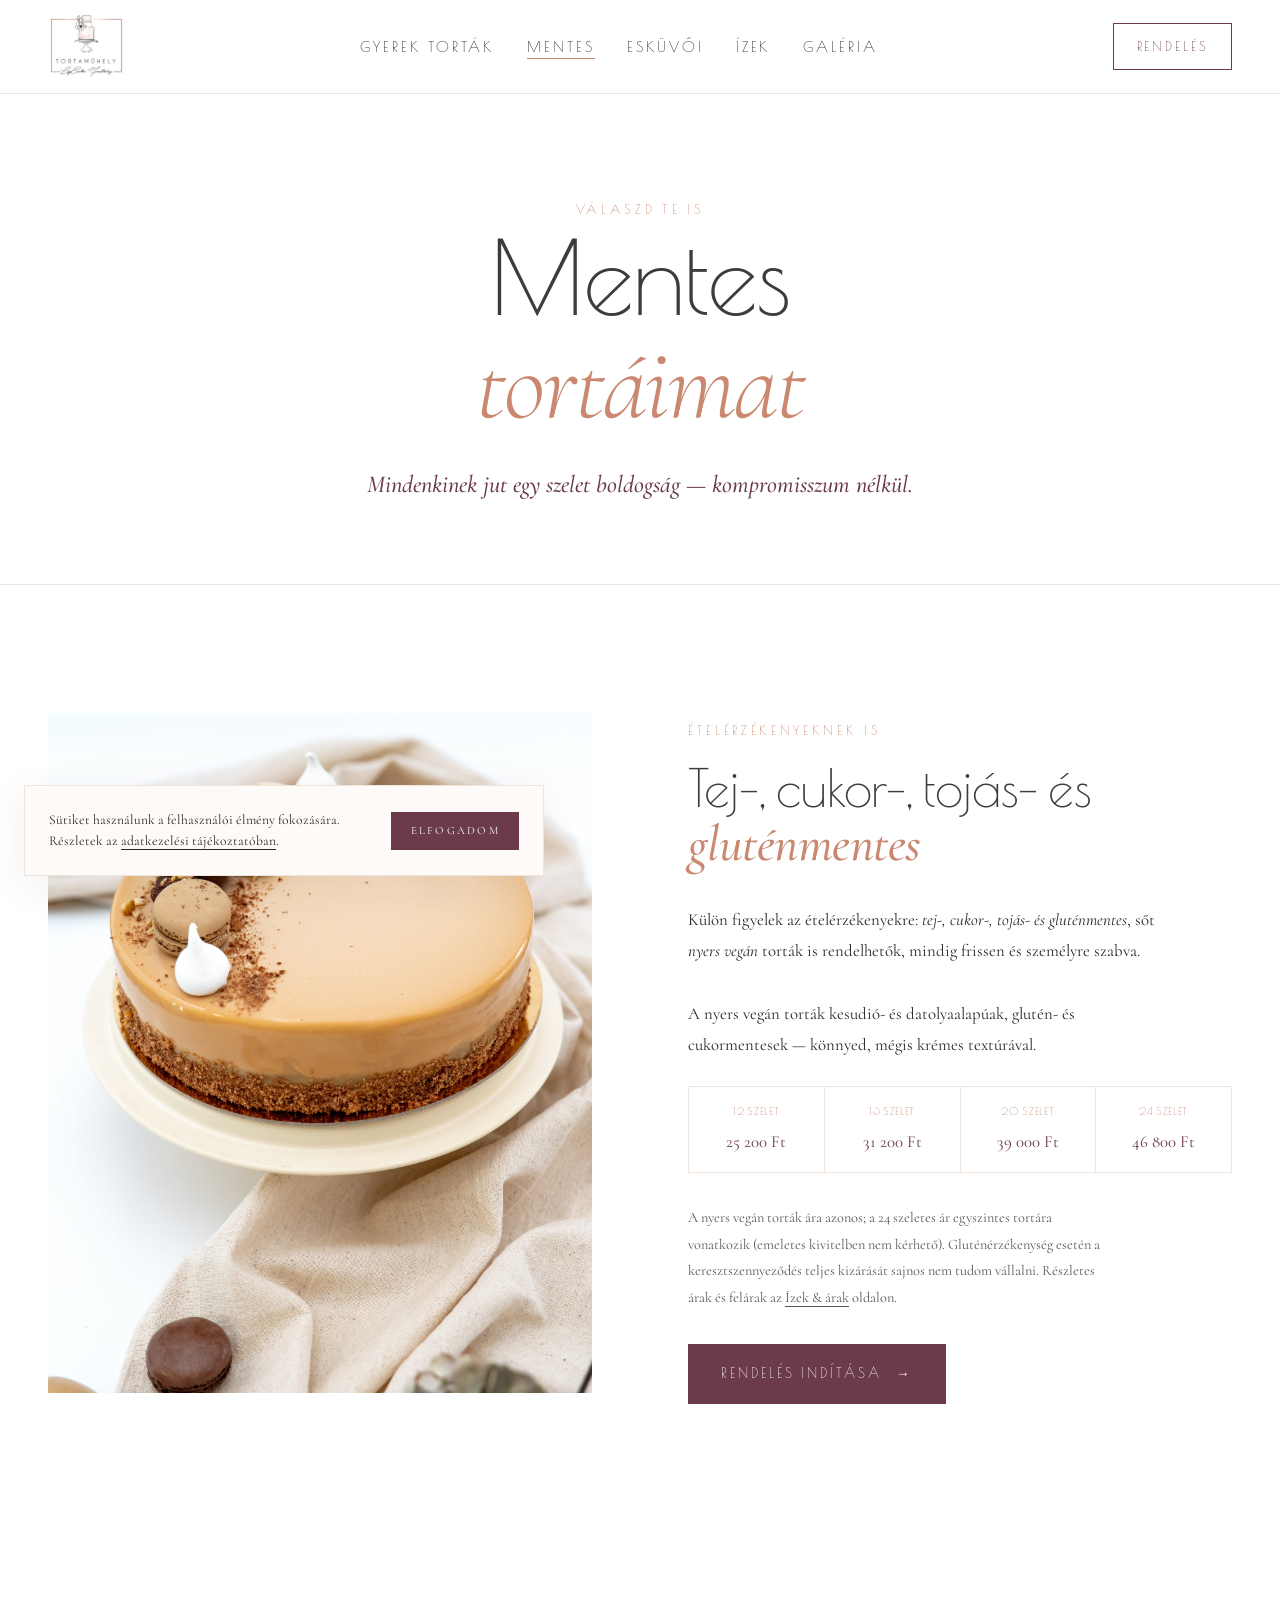
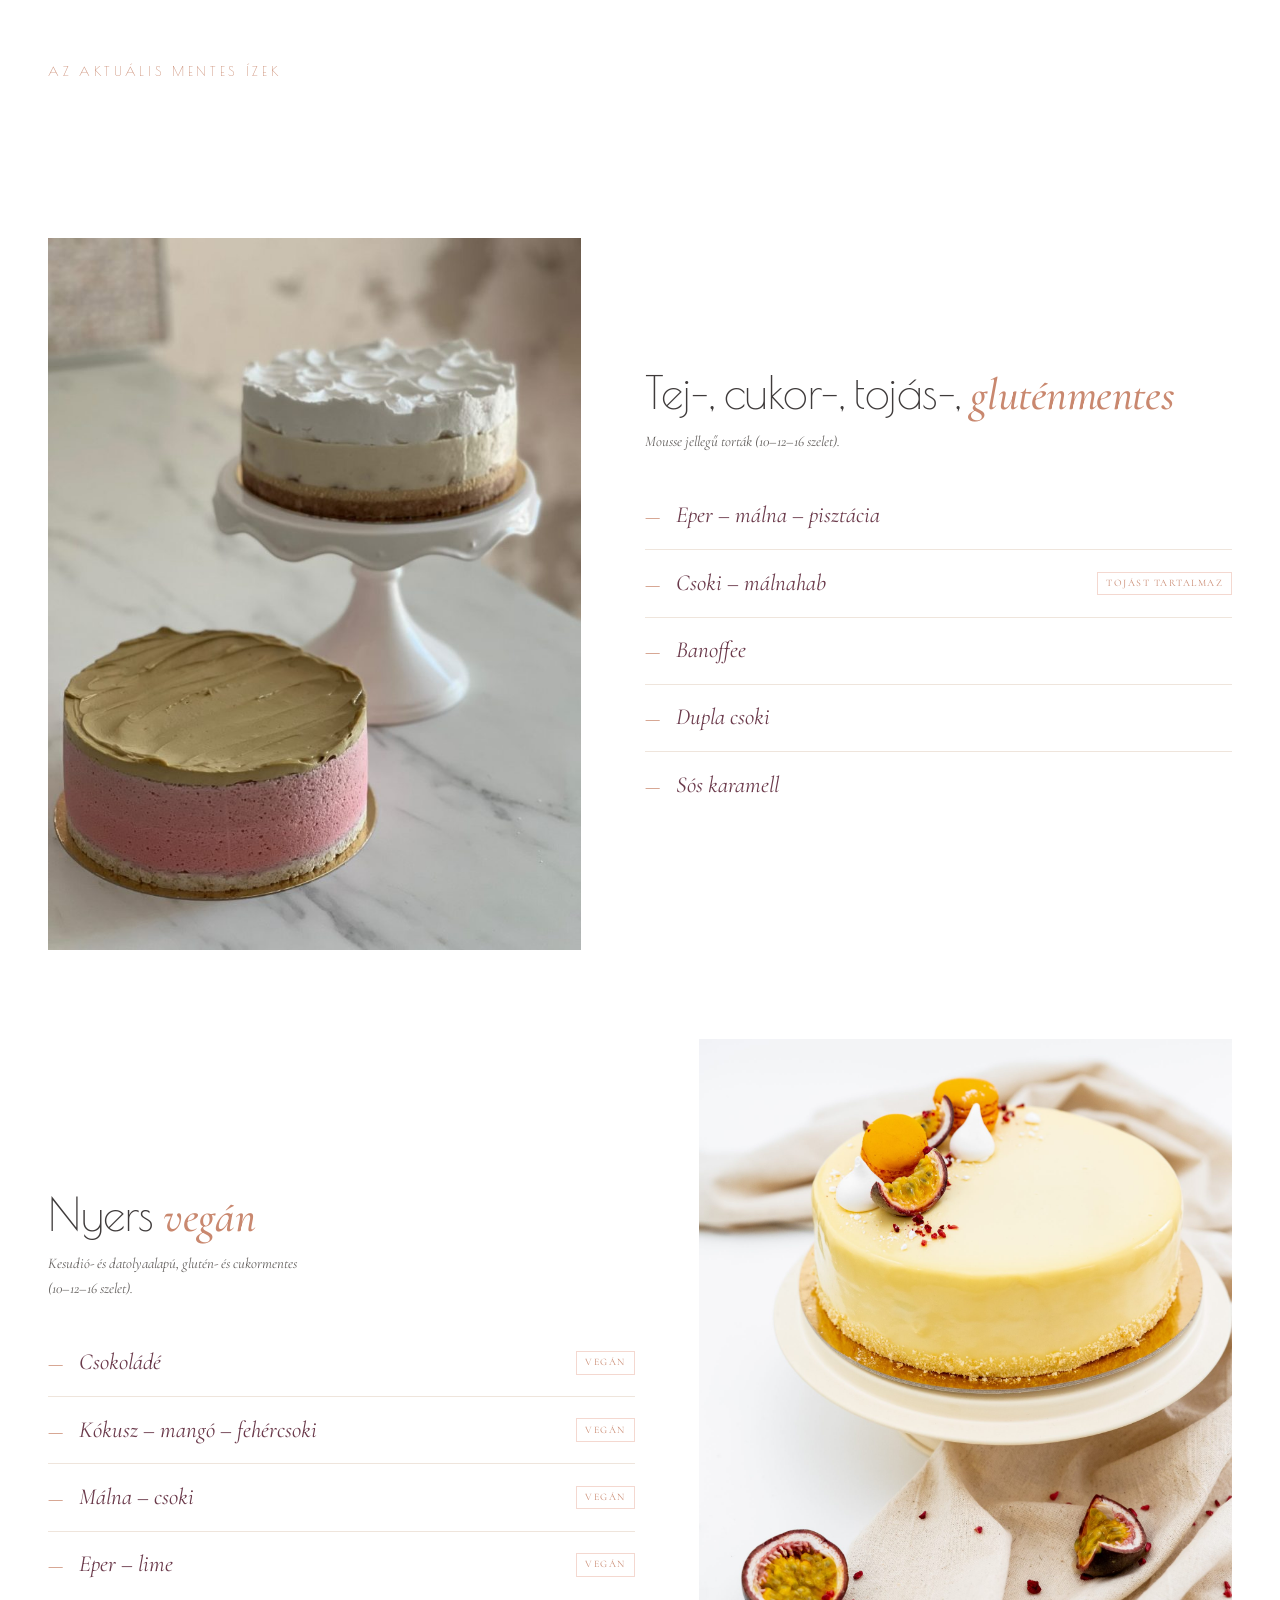
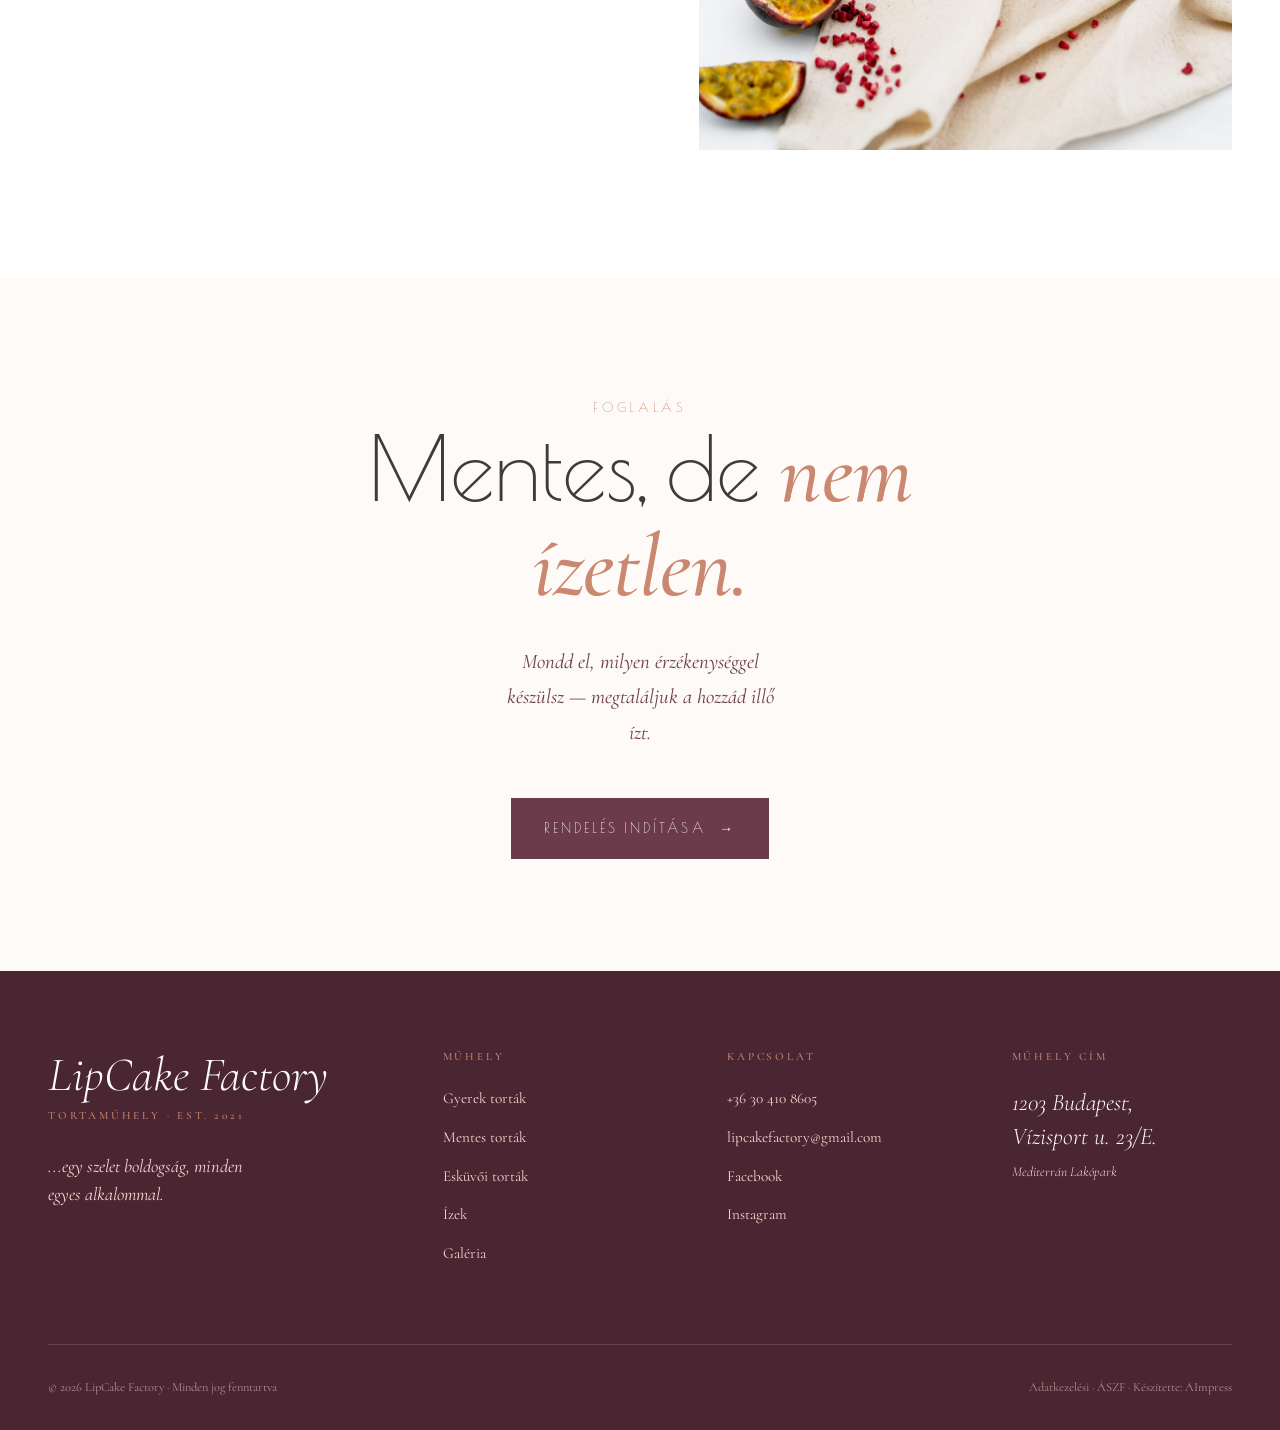
<file: mentes-tortak.html>
<!DOCTYPE html>
<html lang="hu">
<head>
  <meta charset="UTF-8" />
  <script>
    document.documentElement.className += ' js';
    addEventListener('load', function () {
      setTimeout(function () {
        if (!window.__lipReveal) {
          var els = document.querySelectorAll('.reveal');
          for (var i = 0; i < els.length; i++) els[i].classList.add('in');
        }
      }, 1500);
    });
  </script>

  <meta name="viewport" content="width=device-width, initial-scale=1.0" />
  <title>Mentes torták — LipCake Factory</title>
  <meta name="description" content="Tej-, cukor-, tojás- és gluténmentes, valamint nyers vegán torták — kompromisszum nélkül. Kesudió- és datolyaalapú nyers vegán különlegességek, mindig frissen, személyre szabva." />
  <link rel="preconnect" href="https://fonts.googleapis.com" />
  <link rel="preconnect" href="https://fonts.gstatic.com" crossorigin />
  <link href="https://fonts.googleapis.com/css2?family=Corben:wght@400;700&family=Cormorant:ital,wght@0,400;0,500;0,600;1,400;1,500&family=Poiret+One&display=swap" rel="stylesheet" />
  <link rel="stylesheet" href="styles.css" />
</head>
<body>

  <nav class="nav" aria-label="Főnavigáció">
    <a href="index.html" class="nav-brand" aria-label="LipCake Factory Tortaműhely"><img class="nav-logo" src="kepek/tortamuhely-retina.jpg" alt="LipCake Factory Tortaműhely" /></a>
    <ul class="nav-menu">
      <li><a href="gyerek-tortak.html">Gyerek torták</a></li>
      <li><a href="mentes-tortak.html" class="active">Mentes</a></li>
      <li><a href="eskuvoi-tortak.html">Esküvői</a></li>
      <li><a href="izlista.html">Ízek</a></li>
      <li><a href="galeria.html">Galéria</a></li>
      <li class="menu-cta"><a href="rendeles.html">Rendelés</a></li>
      <li class="menu-contact"><a href="tel:+36304108605">+36 30 410 8605</a></li>
    </ul>
    <span class="nav-cta-wrap"><a href="rendeles.html" class="nav-cta"><span>Rendelés</span></a></span>
    <button class="nav-toggle" aria-label="Menü"><span></span><span></span><span></span></button>
  </nav>

  <header class="page-head container">
    <span class="eyebrow reveal">Válaszd te is</span>
    <h1 class="reveal delay-1">
      Mentes<br /><em>tortáimat</em>
    </h1>
    <p class="lead reveal delay-2">
      Mindenkinek jut egy szelet boldogság — kompromisszum nélkül.
    </p>
  </header>

  <section class="container">
    <div class="story-grid">
      <div class="story-image reveal" style="aspect-ratio: 4/5;">
        <img src="kepek/A7_8028-Edit-2-scaled.jpg"
             alt="Mentes design torta" loading="lazy" />
      </div>
      <div class="story-text reveal delay-1">
        <span class="eyebrow">Ételérzékenyeknek is</span>
        <h2 style="margin-top: 1rem;">
          Tej-, cukor-, tojás- és <em>gluténmentes</em>
        </h2>
        <p>
          Külön figyelek az ételérzékenyekre: <em>tej-, cukor-, tojás- és
          gluténmentes</em>, sőt <em>nyers vegán</em> torták is rendelhetők,
          mindig frissen és személyre szabva.
        </p>
        <p>
          A nyers vegán torták kesudió- és datolyaalapúak, glutén- és
          cukormentesek — könnyed, mégis krémes textúrával.
        </p>
        <div class="price-mini">
          <div><span class="pm-size">12 szelet</span><span class="pm-price">25 200 Ft</span></div>
          <div><span class="pm-size">16 szelet</span><span class="pm-price">31 200 Ft</span></div>
          <div><span class="pm-size">20 szelet</span><span class="pm-price">39 000 Ft</span></div>
          <div><span class="pm-size">24 szelet</span><span class="pm-price">46 800 Ft</span></div>
        </div>
        <p style="font-size: .9rem; opacity: .78;">
          A nyers vegán torták ára azonos; a 24 szeletes ár egyszintes tortára vonatkozik
          (emeletes kivitelben nem kérhető). Gluténérzékenység esetén a keresztszennyeződés
          teljes kizárását sajnos nem tudom vállalni. Részletes árak és felárak az
          <a href="izlista.html" style="border-bottom:1px solid currentColor;">Ízek &amp; árak</a> oldalon.
        </p>
        <div style="margin-top: 2rem;">
          <a href="rendeles.html" class="btn"><span>Rendelés indítása</span><span class="btn-arrow">→</span></a>
        </div>
      </div>
    </div>
  </section>

  <!-- Ízek -->
  <section class="container">
    <div class="section-head">
      <span class="eyebrow reveal">Az aktuális mentes ízek</span>
      <h2 class="reveal delay-1">Mentes <em>ízek</em></h2>
    </div>

    <div class="flavor-category reveal">
      <div class="flavor-image">
        <img src="kepek/7FC98979-ADA4-4A16-89F5-ACFAE9091D1F-768x1024.jpg"
             alt="Mentes torta szelet" loading="lazy" />
      </div>
      <div class="flavor-body">
        <h2>Tej-, cukor-, tojás-, <em>gluténmentes</em></h2>
        <p class="flavor-note">Mousse jellegű torták (10–12–16 szelet).</p>
        <ul class="flavor-list">
          <li>Eper – málna – pisztácia</li>
          <li>Csoki – málnahab <span class="flavor-tag">tojást tartalmaz</span></li>
          <li>Banoffee</li>
          <li>Dupla csoki</li>
          <li>Sós karamell</li>
        </ul>
      </div>
    </div>

    <div class="flavor-category reverse reveal">
      <div class="flavor-image">
        <img src="kepek/A7_8075-Edit-1-scaled.jpg"
             alt="Nyers vegán torta" loading="lazy" />
      </div>
      <div class="flavor-body">
        <h2>Nyers <em>vegán</em></h2>
        <p class="flavor-note">Kesudió- és datolyaalapú, glutén- és cukormentes (10–12–16 szelet).</p>
        <ul class="flavor-list">
          <li>Csokoládé <span class="flavor-tag">vegán</span></li>
          <li>Kókusz – mangó – fehércsoki <span class="flavor-tag">vegán</span></li>
          <li>Málna – csoki <span class="flavor-tag">vegán</span></li>
          <li>Eper – lime <span class="flavor-tag">vegán</span></li>
        </ul>
      </div>
    </div>
  </section>

  <section class="cta-banner">
    <div class="container narrow">
      <span class="eyebrow reveal">Foglalás</span>
      <h2 class="reveal delay-1">Mentes, de <em>nem ízetlen.</em></h2>
      <p class="reveal delay-2">
        Mondd el, milyen érzékenységgel készülsz — megtaláljuk a hozzád illő ízt.
      </p>
      <div class="reveal delay-3">
        <a href="rendeles.html" class="btn"><span>Rendelés indítása</span><span class="btn-arrow">→</span></a>
      </div>
    </div>
  </section>

  <footer class="footer">
    <div class="container">
      <div class="footer-grid">
        <div>
          <div class="footer-brand">LipCake Factory<small>Tortaműhely · Est. 2021</small></div>
          <p class="footer-tagline">...egy szelet boldogság, minden egyes alkalommal.</p>
        </div>
        <div class="footer-col">
          <h4>Műhely</h4>
          <ul>
            <li><a href="gyerek-tortak.html">Gyerek torták</a></li>
            <li><a href="mentes-tortak.html">Mentes torták</a></li>
            <li><a href="eskuvoi-tortak.html">Esküvői torták</a></li>
            <li><a href="izlista.html">Ízek</a></li>
            <li><a href="galeria.html">Galéria</a></li>
          </ul>
        </div>
        <div class="footer-col">
          <h4>Kapcsolat</h4>
          <ul>
            <li><a href="tel:+36304108605">+36 30 410 8605</a></li>
            <li><a href="mailto:lipcakefactory@gmail.com">lipcakefactory@gmail.com</a></li>
            <li><a href="https://www.facebook.com/lipcakefactory" target="_blank" rel="noopener">Facebook</a></li>
            <li><a href="https://instagram.com/lipcakefactory.tortamuhely" target="_blank" rel="noopener">Instagram</a></li>
          </ul>
        </div>
        <div class="footer-col">
          <h4>Műhely cím</h4>
          <p class="footer-contact-big">
            1203 Budapest,<br />Vízisport u. 23/E.<br />
            <span style="font-size:.85rem; color: var(--rose-soft); display:block; margin-top:.5rem;">Mediterrán Lakópark</span>
          </p>
        </div>
      </div>
      <div class="footer-bottom">
        <span>© 2026 LipCake Factory · Minden jog fenntartva</span>
        <span><a href="adatkezeles.html">Adatkezelési</a> · <a href="aszf.html">ÁSZF</a> · <a href="https://aimpress.vibepreview.com" target="_blank" rel="noopener">Készítette: AImpress</a></span>
      </div>
    </div>
  </footer>

  <script src="script.js"></script>
</body>
</html>
</file>
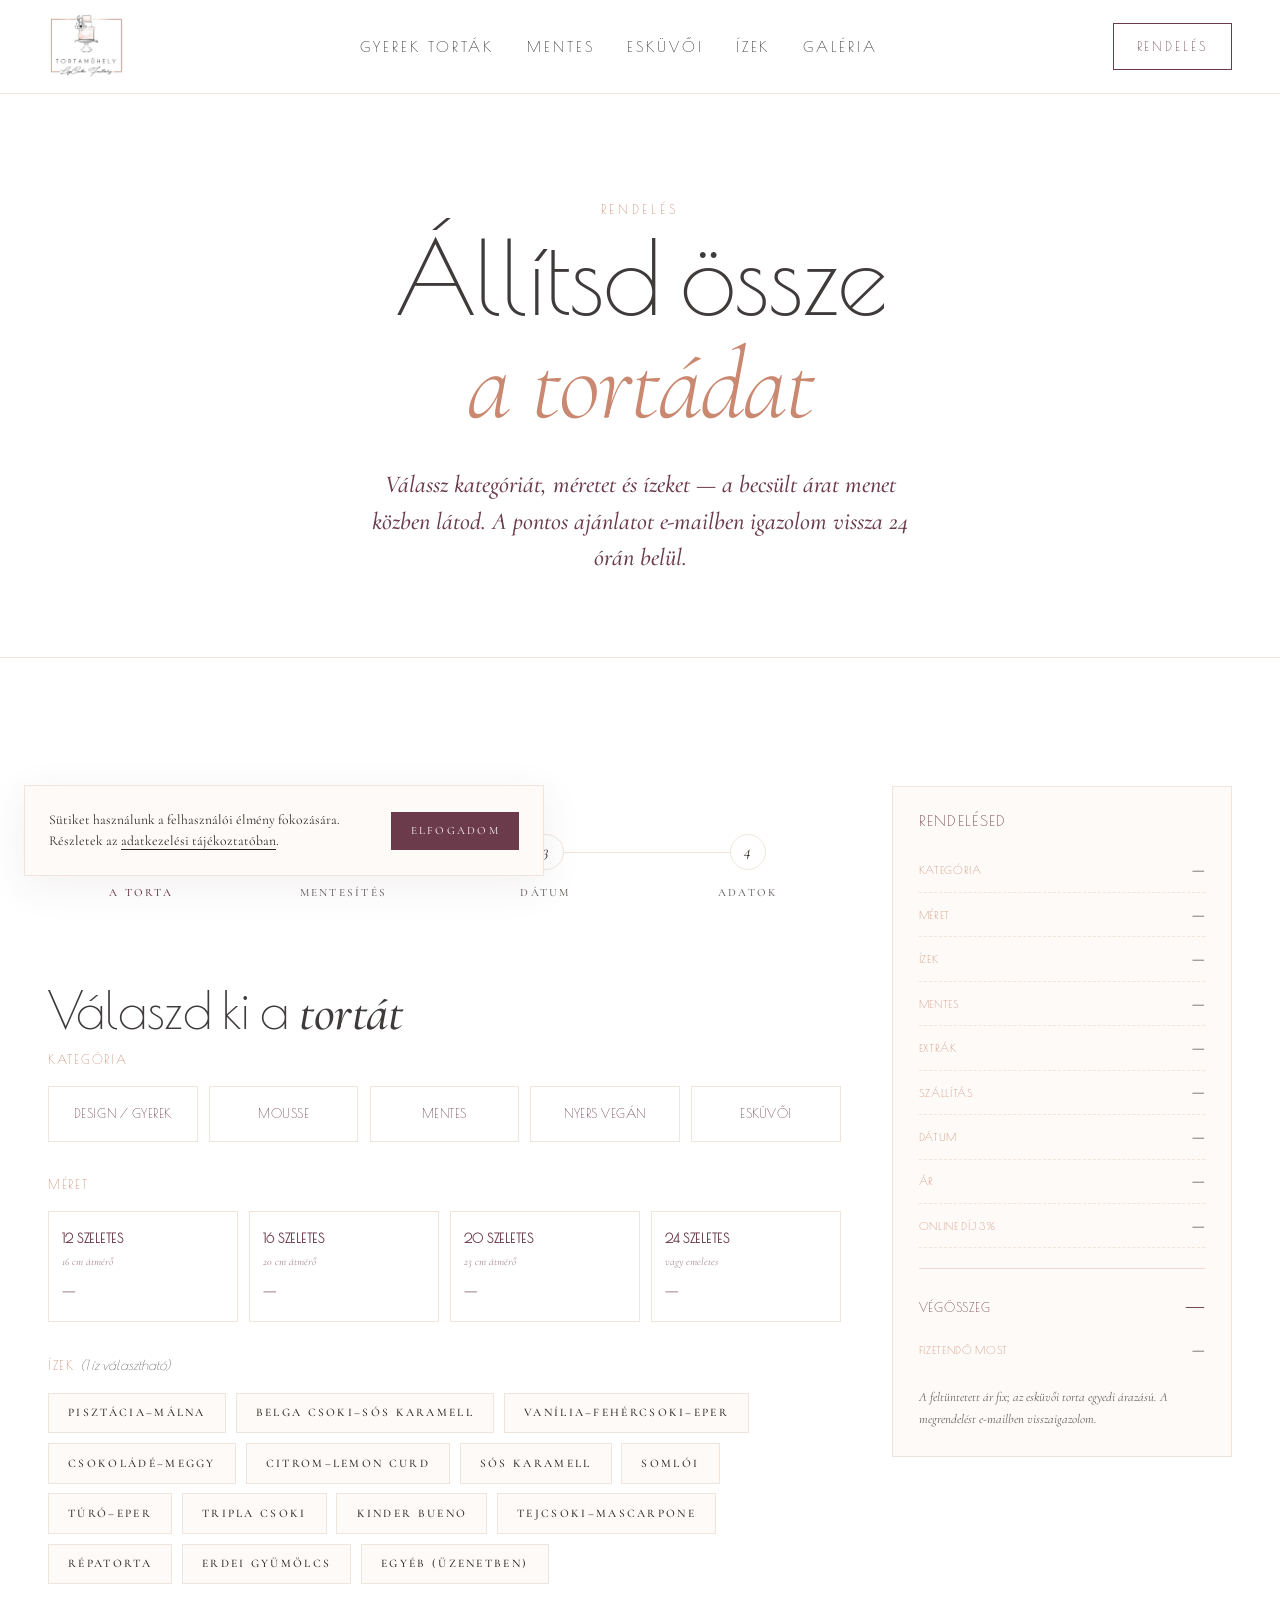
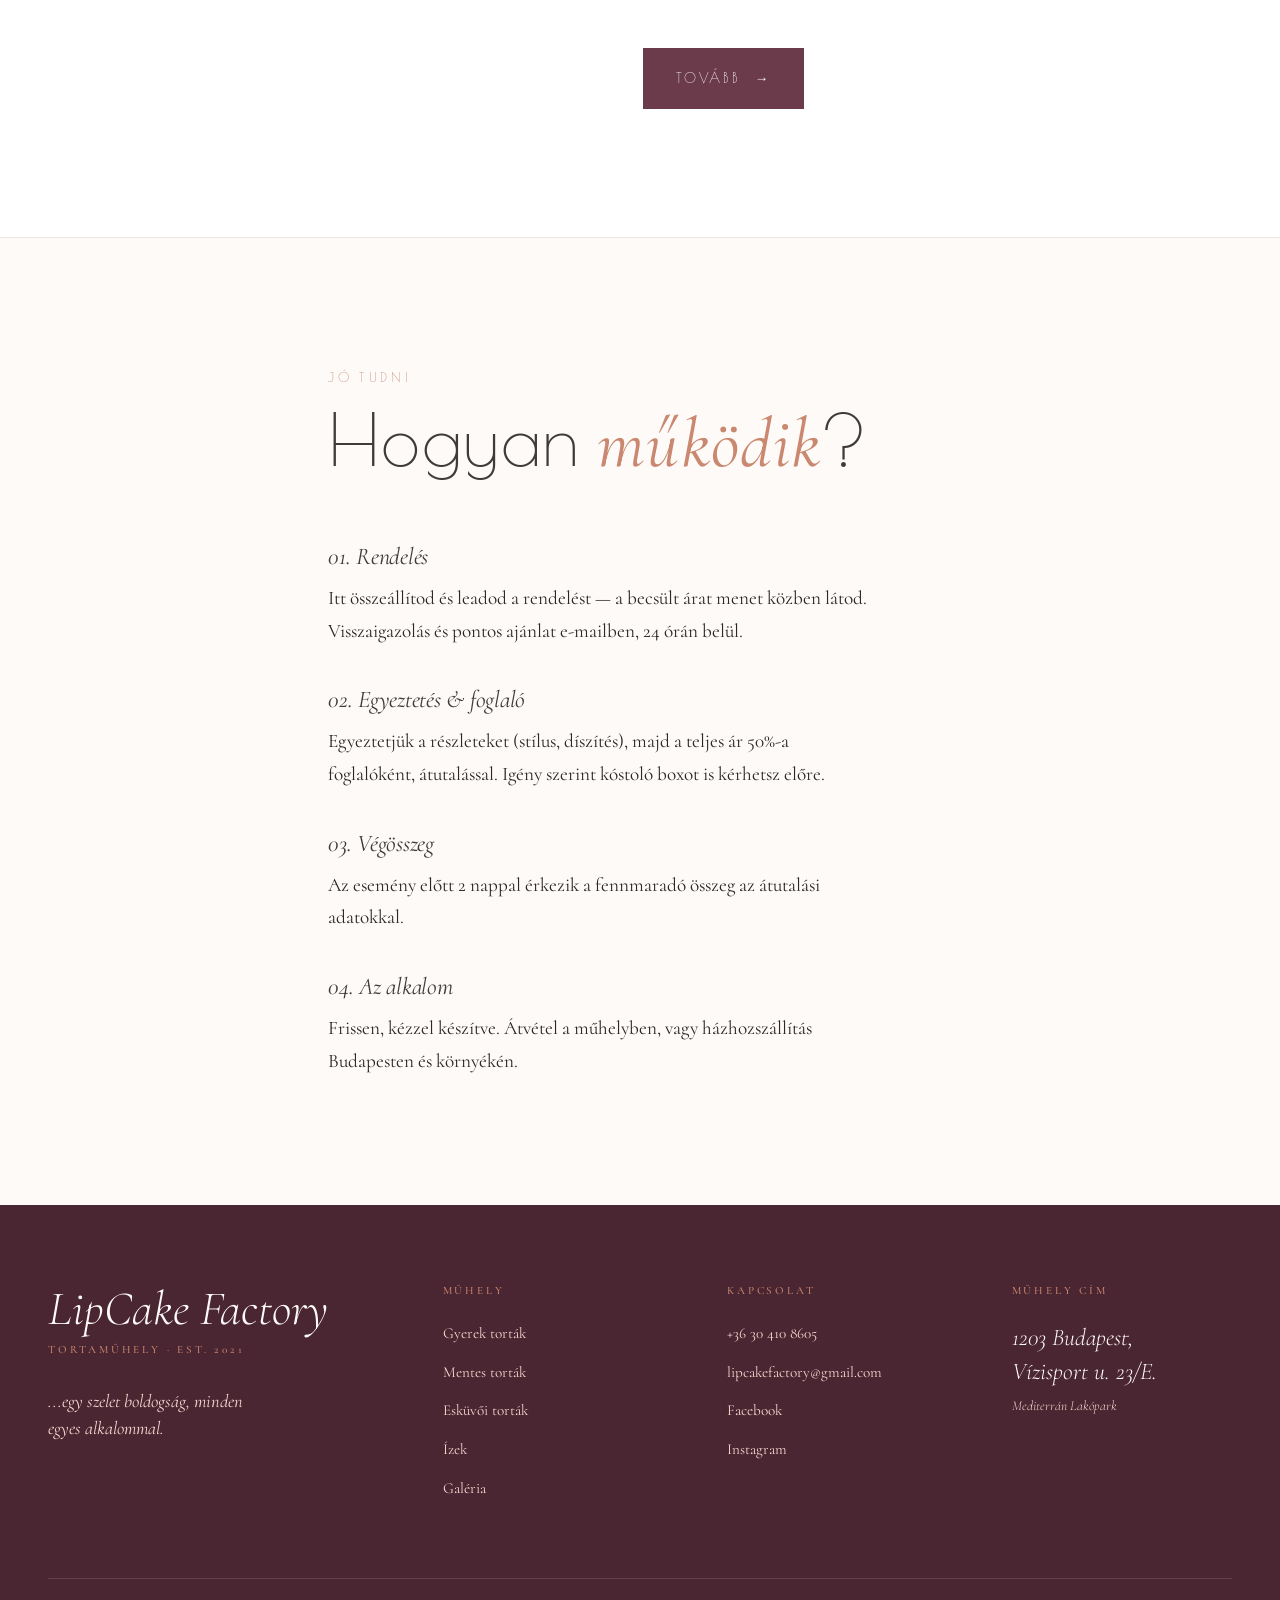
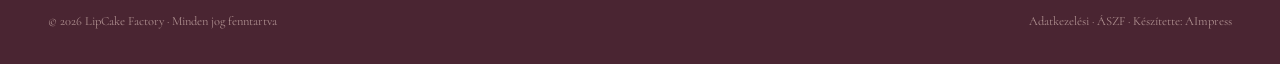
<file: rendeles.html>
<!DOCTYPE html>
<html lang="hu">
<head>
  <meta charset="UTF-8" />
  <script>
    document.documentElement.className += ' js';
    addEventListener('load', function () {
      setTimeout(function () {
        if (!window.__lipReveal) {
          var els = document.querySelectorAll('.reveal');
          for (var i = 0; i < els.length; i++) els[i].classList.add('in');
        }
      }, 1500);
    });
  </script>

  <meta name="viewport" content="width=device-width, initial-scale=1.0" />
  <title>Rendelés — LipCake Factory</title>
  <meta name="description" content="Állítsd össze a tortád online: kategória, méret, ízek, mentesítés és szállítás — a becsült árat menet közben látod. Gyerek, mentes és esküvői torták, Budapest." />

  <link rel="preconnect" href="https://fonts.googleapis.com" />
  <link rel="preconnect" href="https://fonts.gstatic.com" crossorigin />
  <link href="https://fonts.googleapis.com/css2?family=Corben:wght@400;700&family=Cormorant:ital,wght@0,400;0,500;0,600;1,400;1,500&family=Poiret+One&display=swap" rel="stylesheet" />
  <link rel="stylesheet" href="styles.css" />
</head>
<body>

  <!-- NAV -->
  <nav class="nav" aria-label="Főnavigáció">
    <a href="index.html" class="nav-brand" aria-label="LipCake Factory Tortaműhely"><img class="nav-logo" src="kepek/tortamuhely-retina.jpg" alt="LipCake Factory Tortaműhely" /></a>
    <ul class="nav-menu">
      <li><a href="gyerek-tortak.html">Gyerek torták</a></li>
      <li><a href="mentes-tortak.html">Mentes</a></li>
      <li><a href="eskuvoi-tortak.html">Esküvői</a></li>
      <li><a href="izlista.html">Ízek</a></li>
      <li><a href="galeria.html">Galéria</a></li>
      <li class="menu-cta"><a href="rendeles.html">Rendelés</a></li>
      <li class="menu-contact"><a href="tel:+36304108605">+36 30 410 8605</a></li>
    </ul>
    <span class="nav-cta-wrap">
      <a href="rendeles.html" class="nav-cta"><span>Rendelés</span></a>
    </span>
    <button class="nav-toggle" aria-label="Menü"><span></span><span></span><span></span></button>
  </nav>

  <!-- PAGE HEAD -->
  <header class="page-head container">
    <span class="eyebrow reveal">Rendelés</span>
    <h1 class="reveal delay-1">
      Állítsd össze<br /><em>a tortádat</em>
    </h1>
    <p class="lead reveal delay-2">
      Válassz kategóriát, méretet és ízeket — a becsült árat menet közben
      látod. A pontos ajánlatot e-mailben igazolom vissza 24 órán belül.
    </p>
  </header>

  <!-- ORDER FLOW (webshop konfigurátor) -->
  <section class="container shop" data-order-form>
    <div class="shop-layout">
      <div class="shop-main">
        <div class="stepper">
          <div class="step active"><span class="step-num">1</span><span class="step-label">A torta</span></div>
          <div class="step"><span class="step-num">2</span><span class="step-label">Mentesítés</span></div>
          <div class="step"><span class="step-num">3</span><span class="step-label">Dátum</span></div>
          <div class="step"><span class="step-num">4</span><span class="step-label">Adatok</span></div>
        </div>

        <!-- ===== STEP 1: A torta ===== -->
        <div class="step-panel active">
          <h2 class="display-l">Válaszd ki a <em>tortát</em></h2>

          <p class="field-label">Kategória</p>
          <div class="cat-options" data-cat-options>
            <button type="button" data-cat="design">Design / gyerek</button>
            <button type="button" data-cat="mousse">Mousse</button>
            <button type="button" data-cat="mentes">Mentes</button>
            <button type="button" data-cat="vegan">Nyers vegán</button>
            <button type="button" data-cat="eskuvoi">Esküvői</button>
          </div>

          <p class="field-label">Méret</p>
          <div class="size-options" data-size-options>
            <button type="button" data-size="12"><strong>12 szeletes</strong><small>16 cm átmérő</small><span class="size-price">—</span></button>
            <button type="button" data-size="16"><strong>16 szeletes</strong><small>20 cm átmérő</small><span class="size-price">—</span></button>
            <button type="button" data-size="20"><strong>20 szeletes</strong><small>23 cm átmérő</small><span class="size-price">—</span></button>
            <button type="button" data-size="emeletes"><strong>24 szeletes</strong><small>vagy emeletes</small><span class="size-price">—</span></button>
          </div>

          <p class="field-label">Ízek <small data-flavor-hint>(1 íz választható)</small></p>
          <div class="checkbox-group" data-flavors>
            <span class="checkbox-pill"><input id="fl1" type="checkbox" value="Pisztácia–málna" /><label for="fl1">Pisztácia–málna</label></span>
            <span class="checkbox-pill"><input id="fl2" type="checkbox" value="Belga csoki–sós karamell" /><label for="fl2">Belga csoki–sós karamell</label></span>
            <span class="checkbox-pill"><input id="fl3" type="checkbox" value="Vanília–fehércsoki–eper" /><label for="fl3">Vanília–fehércsoki–eper</label></span>
            <span class="checkbox-pill"><input id="fl4" type="checkbox" value="Csokoládé–meggy" /><label for="fl4">Csokoládé–meggy</label></span>
            <span class="checkbox-pill"><input id="fl5" type="checkbox" value="Citrom–lemon curd" /><label for="fl5">Citrom–lemon curd</label></span>
            <span class="checkbox-pill"><input id="fl6" type="checkbox" value="Sós karamell" /><label for="fl6">Sós karamell</label></span>
            <span class="checkbox-pill"><input id="fl7" type="checkbox" value="Somlói" /><label for="fl7">Somlói</label></span>
            <span class="checkbox-pill"><input id="fl8" type="checkbox" value="Túró–eper" /><label for="fl8">Túró–eper</label></span>
            <span class="checkbox-pill"><input id="fl9" type="checkbox" value="Tripla csoki" /><label for="fl9">Tripla csoki</label></span>
            <span class="checkbox-pill"><input id="fl10" type="checkbox" value="Kinder bueno" /><label for="fl10">Kinder bueno</label></span>
            <span class="checkbox-pill"><input id="fl11" type="checkbox" value="Tejcsoki–mascarpone" /><label for="fl11">Tejcsoki–mascarpone</label></span>
            <span class="checkbox-pill"><input id="fl12" type="checkbox" value="Répatorta" /><label for="fl12">Répatorta</label></span>
            <span class="checkbox-pill"><input id="fl13" type="checkbox" value="Erdei gyümölcs" /><label for="fl13">Erdei gyümölcs</label></span>
            <span class="checkbox-pill"><input id="fl14" type="checkbox" value="Egyéb (üzenetben)" /><label for="fl14">Egyéb (üzenetben)</label></span>
          </div>

          <div class="step-nav">
            <span></span>
            <button type="button" class="btn" data-next><span>Tovább</span><span class="btn-arrow">→</span></button>
          </div>
        </div>

        <!-- ===== STEP 2: Mentesítés & szállítás ===== -->
        <div class="step-panel">
          <h2 class="display-l">Mentesítés &amp; <em>szállítás</em></h2>

          <p class="field-label">Mentes igények <small>(felár / szelet — a Mentes és Nyers vegán tortáknál ingyenes)</small></p>
          <div class="opt-list" data-allergens>
            <label class="opt-row"><input type="checkbox" data-allergen="gluten" /><span class="opt-name">Gluténmentes<small>a keresztszennyeződés nem garantálható</small></span><span class="opt-price">+350 Ft / szelet</span></label>
            <label class="opt-row"><input type="checkbox" data-allergen="laktoz" /><span class="opt-name">Laktóz- / tejmentes</span><span class="opt-price">+250 Ft / szelet</span></label>
            <label class="opt-row"><input type="checkbox" data-allergen="cukor" /><span class="opt-name">Cukormentes<small>Diawell / almaszirup / datolyaszirup</small></span><span class="opt-price">+350 Ft / szelet</span></label>
            <label class="opt-row"><input type="checkbox" data-allergen="tojas" /><span class="opt-name">Tojásmentes</span><span class="opt-price">+350 Ft / szelet</span></label>
          </div>

          <p class="field-label">Extrák</p>
          <div class="opt-list">
            <label class="opt-row"><input type="checkbox" data-extra="diszites" /><span class="opt-name">Extra díszítés (cukorvirág, figura)<small>komplexitás szerint</small></span><span class="opt-price">egyedi áras</span></label>
            <label class="opt-row"><input type="checkbox" data-extra="kostolo" /><span class="opt-name">Kóstoló box (2 fő, 5 íz)<small>4 sima + 1 mentes</small></span><span class="opt-price">+12 000 Ft</span></label>
          </div>

          <div class="kostolo-picker" data-kostolo-picker hidden>
            <p class="field-label" style="margin-top:0;">Válaszd ki az 5 kóstoló ízt <small data-kostolo-count>(0/5)</small></p>
            <div class="checkbox-group" data-kostolo-flavors>
              <span class="checkbox-pill"><input id="kfl1" type="checkbox" value="Pisztácia–málna" /><label for="kfl1">Pisztácia–málna</label></span>
              <span class="checkbox-pill"><input id="kfl2" type="checkbox" value="Belga csoki–sós karamell" /><label for="kfl2">Belga csoki–sós karamell</label></span>
              <span class="checkbox-pill"><input id="kfl3" type="checkbox" value="Vanília–fehércsoki–eper" /><label for="kfl3">Vanília–fehércsoki–eper</label></span>
              <span class="checkbox-pill"><input id="kfl4" type="checkbox" value="Csokoládé–meggy" /><label for="kfl4">Csokoládé–meggy</label></span>
              <span class="checkbox-pill"><input id="kfl5" type="checkbox" value="Citrom–lemon curd" /><label for="kfl5">Citrom–lemon curd</label></span>
              <span class="checkbox-pill"><input id="kfl6" type="checkbox" value="Sós karamell" /><label for="kfl6">Sós karamell</label></span>
              <span class="checkbox-pill"><input id="kfl7" type="checkbox" value="Somlói" /><label for="kfl7">Somlói</label></span>
              <span class="checkbox-pill"><input id="kfl8" type="checkbox" value="Túró–eper" /><label for="kfl8">Túró–eper</label></span>
              <span class="checkbox-pill"><input id="kfl9" type="checkbox" value="Tripla csoki" /><label for="kfl9">Tripla csoki</label></span>
              <span class="checkbox-pill"><input id="kfl10" type="checkbox" value="Kinder bueno" /><label for="kfl10">Kinder bueno</label></span>
              <span class="checkbox-pill"><input id="kfl11" type="checkbox" value="Tejcsoki–mascarpone" /><label for="kfl11">Tejcsoki–mascarpone</label></span>
              <span class="checkbox-pill"><input id="kfl12" type="checkbox" value="Répatorta" /><label for="kfl12">Répatorta</label></span>
              <span class="checkbox-pill"><input id="kfl13" type="checkbox" value="Erdei gyümölcs" /><label for="kfl13">Erdei gyümölcs</label></span>
              <span class="checkbox-pill"><input id="kfl14" type="checkbox" value="Mentes íz" /><label for="kfl14">Mentes íz</label></span>
            </div>
          </div>

          <p class="field-label">Átvétel / szállítás</p>
          <div class="opt-list" data-delivery>
            <label class="opt-row"><input type="radio" name="delivery" data-delivery-opt="atvetel" /><span class="opt-name">Átvétel a műhelyben<small>1203 Budapest, Vízisport u. 23/E.</small></span><span class="opt-price">0 Ft</span></label>
            <label class="opt-row"><input type="radio" name="delivery" data-delivery-opt="budapest" /><span class="opt-name">Házhozszállítás – Budapest<small>esküvői: egyedi árazás</small></span><span class="opt-price">5 500 Ft</span></label>
            <label class="opt-row"><input type="radio" name="delivery" data-delivery-opt="kornyek" /><span class="opt-name">Házhozszállítás – Budapest környéke<small>esküvői: egyedi árazás</small></span><span class="opt-price">6 500 Ft</span></label>
          </div>

          <div class="step-nav">
            <button type="button" class="btn-link" data-prev><span>←</span><span>Vissza</span></button>
            <button type="button" class="btn" data-next><span>Tovább a dátumhoz</span><span class="btn-arrow">→</span></button>
          </div>
        </div>

        <!-- ===== STEP 3: Dátum ===== -->
        <div class="step-panel">
          <h2 class="display-l">Mikorra <em>kell?</em></h2>
          <p class="lead" style="margin: 1rem 0 2rem; max-width: 52ch;">
            A piros áthúzott napok már foglaltak. Az első szabad nap legalább 2 hét múlva van.
          </p>

          <div class="calendar">
            <div class="cal-head">
              <button type="button" class="cal-nav cal-prev" aria-label="Előző hónap">‹</button>
              <h3>—</h3>
              <button type="button" class="cal-nav cal-next" aria-label="Következő hónap">›</button>
            </div>
            <div class="cal-grid"></div>
            <div class="cal-legend">
              <span><i class="legend-available"></i> Szabad</span>
              <span><i class="legend-booked"></i> Foglalt</span>
              <span><i class="legend-selected"></i> Kiválasztott</span>
            </div>
          </div>

          <div class="step-nav">
            <button type="button" class="btn-link" data-prev><span>←</span><span>Vissza</span></button>
            <button type="button" class="btn" data-next><span>Tovább az adatokhoz</span><span class="btn-arrow">→</span></button>
          </div>
        </div>

        <!-- ===== STEP 4: Adatok ===== -->
        <div class="step-panel">
          <h2 class="display-l">Pár <em>adat</em></h2>
          <p class="lead" style="margin: 1rem 0 2rem; max-width: 52ch;">
            Hogy fel tudjam venni veled a kapcsolatot, és pontos ajánlatot adhassak.
          </p>

          <div class="form-grid">
            <div class="form-field">
              <label for="name">Név *</label>
              <input id="name" name="name" type="text" data-required placeholder="Vezetéknév, Keresztnév" />
            </div>
            <div class="form-field">
              <label for="email">Email *</label>
              <input id="email" name="email" type="email" data-required placeholder="@" />
            </div>
            <div class="form-field">
              <label for="phone">Telefon *</label>
              <input id="phone" name="phone" type="tel" data-required placeholder="+36" />
            </div>
            <div class="form-field">
              <label for="occasion">Alkalom</label>
              <input id="occasion" name="occasion" type="text" placeholder="pl. 5. szülinap, keresztelő" />
            </div>
            <div class="form-field full">
              <label for="message">Elképzelés / preferenciák</label>
              <textarea id="message" name="message" placeholder="Stílus, szín, téma, figura, Pinterest link — bármi, ami segít megálmodni a tortát..."></textarea>
            </div>
            <div class="form-field full">
              <label for="refimg">Referencia képek <small style="text-transform:none; letter-spacing:0; font-style:italic; opacity:.7;">(opcionális — milyen tortát szeretnél)</small></label>
              <input id="refimg" name="refimg" type="file" accept="image/*" multiple data-ref-input />
              <span class="ref-files" data-ref-files></span>
            </div>
          </div>

          <div class="step-nav">
            <button type="button" class="btn-link" data-prev><span>←</span><span>Vissza</span></button>
            <button type="button" class="btn" data-submit><span>Rendelés elküldése</span><span class="btn-arrow">→</span></button>
          </div>
        </div>
      </div>

      <!-- ===== ÉLŐ ÖSSZEGZŐ PANEL ===== -->
      <aside class="shop-summary" aria-label="Rendelés összegzése">
        <h3>Rendelésed</h3>
        <div class="sum-line"><span>Kategória</span><span data-s-cat>—</span></div>
        <div class="sum-line"><span>Méret</span><span data-s-size>—</span></div>
        <div class="sum-line"><span>Ízek</span><span data-s-flavors>—</span></div>
        <div class="sum-line"><span>Mentes</span><span data-s-allergen>—</span></div>
        <div class="sum-line"><span>Extrák</span><span data-s-extra>—</span></div>
        <div class="sum-line"><span>Szállítás</span><span data-s-delivery>—</span></div>
        <div class="sum-line"><span>Dátum</span><span data-s-date>—</span></div>
        <div class="sum-line"><span>Ár</span><span data-s-subtotal>—</span></div>
        <div class="sum-line"><span>Online díj 3%</span><span data-s-fee>—</span></div>
        <div class="sum-total"><span>Végösszeg</span><span data-s-total>—</span></div>
        <div class="sum-line" style="border-bottom:none; padding-top:0.7rem;"><span>Fizetendő most</span><span data-s-now>—</span></div>
        <div class="sum-line" data-rest-row style="display:none; border-bottom:none; padding-top:0;"><span>Átvételkor</span><span data-s-rest>—</span></div>
        <p class="sum-note" data-s-extranote></p>
        <p class="sum-note" data-s-paynote></p>
        <p class="sum-note">
          A feltüntetett ár fix; az esküvői torta egyedi árazású. A megrendelést e-mailben visszaigazolom.
        </p>
      </aside>
    </div>
  </section>

  <!-- INFO SECTION -->
  <section style="background: var(--ivory); border-top: 1px solid var(--whisper);">
    <div class="container narrow">
      <div class="section-head">
        <span class="eyebrow">Jó tudni</span>
        <h2>Hogyan <em>működik</em>?</h2>
      </div>

      <div style="display: grid; gap: 2.5rem; max-width: 640px;">
        <div>
          <h4 style="font-family: var(--serif); font-style: italic; font-size: 1.5rem; margin-bottom: .8rem;">
            01. Rendelés
          </h4>
          <p>
            Itt összeállítod és leadod a rendelést — a becsült árat menet közben
            látod. Visszaigazolás és pontos ajánlat e-mailben, 24 órán belül.
          </p>
        </div>
        <div>
          <h4 style="font-family: var(--serif); font-style: italic; font-size: 1.5rem; margin-bottom: .8rem;">
            02. Egyeztetés &amp; foglaló
          </h4>
          <p>
            Egyeztetjük a részleteket (stílus, díszítés), majd a teljes ár 50%-a
            foglalóként, átutalással. Igény szerint kóstoló boxot is kérhetsz előre.
          </p>
        </div>
        <div>
          <h4 style="font-family: var(--serif); font-style: italic; font-size: 1.5rem; margin-bottom: .8rem;">
            03. Végösszeg
          </h4>
          <p>
            Az esemény előtt 2 nappal érkezik a fennmaradó összeg az átutalási
            adatokkal.
          </p>
        </div>
        <div>
          <h4 style="font-family: var(--serif); font-style: italic; font-size: 1.5rem; margin-bottom: .8rem;">
            04. Az alkalom
          </h4>
          <p>
            Frissen, kézzel készítve. Átvétel a műhelyben, vagy házhozszállítás
            Budapesten és környékén.
          </p>
        </div>
      </div>
    </div>
  </section>

  <!-- FOOTER -->
  <footer class="footer">
    <div class="container">
      <div class="footer-grid">
        <div>
          <div class="footer-brand">
            LipCake Factory
            <small>Tortaműhely · Est. 2021</small>
          </div>
          <p class="footer-tagline">
            ...egy szelet boldogság, minden egyes alkalommal.
          </p>
        </div>
        <div class="footer-col">
          <h4>Műhely</h4>
          <ul>
            <li><a href="gyerek-tortak.html">Gyerek torták</a></li>
            <li><a href="mentes-tortak.html">Mentes torták</a></li>
            <li><a href="eskuvoi-tortak.html">Esküvői torták</a></li>
            <li><a href="izlista.html">Ízek</a></li>
            <li><a href="galeria.html">Galéria</a></li>
          </ul>
        </div>
        <div class="footer-col">
          <h4>Kapcsolat</h4>
          <ul>
            <li><a href="tel:+36304108605">+36 30 410 8605</a></li>
            <li><a href="mailto:lipcakefactory@gmail.com">lipcakefactory@gmail.com</a></li>
            <li><a href="https://www.facebook.com/lipcakefactory" target="_blank" rel="noopener">Facebook</a></li>
            <li><a href="https://instagram.com/lipcakefactory.tortamuhely" target="_blank" rel="noopener">Instagram</a></li>
          </ul>
        </div>
        <div class="footer-col">
          <h4>Műhely cím</h4>
          <p class="footer-contact-big">
            1203 Budapest,<br />Vízisport u. 23/E.<br />
            <span style="font-size:.85rem; color: var(--rose-soft); display:block; margin-top:.5rem;">
              Mediterrán Lakópark
            </span>
          </p>
        </div>
      </div>
      <div class="footer-bottom">
        <span>© 2026 LipCake Factory · Minden jog fenntartva</span>
        <span>
          <a href="adatkezeles.html">Adatkezelési</a> · <a href="aszf.html">ÁSZF</a> ·
          <a href="https://aimpress.vibepreview.com" target="_blank" rel="noopener">Készítette: AImpress</a>
        </span>
      </div>
    </div>
  </footer>

  <script src="script.js"></script>
</body>
</html>
</file>
<file: styles.css>
/* =========================================================================
   LipCake Factory — Wedding Patisserie Editorial
   ========================================================================= */

:root {
  /* Palette — base háttér tiszta fehér (#FFFFFF), a logó színvilágához igazítva */
  --cream:      #FFFFFF;
  --ivory:      #FDFAF7;
  --rose-soft:  #F4D8D0;
  --rose-gold:  #C9886F;
  --rose-deep:  #A86A52;
  --burgundy:   #6B3A4B;
  --burgundy-deep: #4A2532;
  --charcoal:   #2C2724;
  --heading:    #3F3B3B;   /* címszín — az eredeti tortamuhely.com sötétszürke címeihez */
  --whisper:    #EFE5DC;
  --shadow-warm: rgba(107, 58, 75, 0.08);

  /* Type scale — pontosan a tortamuhely.com betűkészlete (WhatFont alapján):
     Poiret One (geometrikus display: logó, menü, eyebrow, szekciócímek)
     + Corben (a kiemelt üdvözlő cím) + Cormorant (lágy szerif törzsszöveg) */
  --display: 'Poiret One', 'Century Gothic', 'Trebuchet MS', sans-serif;
  --display-alt: 'Corben', 'Poiret One', 'Century Gothic', sans-serif;
  --serif:   'Cormorant', 'EB Garamond', Georgia, serif;
  --body:    'Cormorant', 'EB Garamond', Georgia, serif;
  --mono:    'Poiret One', 'Century Gothic', sans-serif;

  /* Rhythm */
  --space-1: 0.5rem;
  --space-2: 1rem;
  --space-3: 1.5rem;
  --space-4: 2.5rem;
  --space-5: 4rem;
  --space-6: 6rem;
  --space-7: 9rem;
  --space-8: 13rem;

  --container: 1440px;
  --content:   1120px;
  --narrow:    720px;
}

/* =========================================================================
   Reset & base
   ========================================================================= */

*, *::before, *::after { box-sizing: border-box; }
* { margin: 0; padding: 0; }

html {
  scroll-behavior: smooth;
  -webkit-font-smoothing: antialiased;
  -moz-osx-font-smoothing: grayscale;
  text-rendering: optimizeLegibility;
}

body {
  font-family: var(--body);
  font-weight: 400;            /* Cormorant — az eredeti tortamuhely.com könnyed, elegáns törzsszövegéhez igazítva */
  font-size: 1.2rem;
  line-height: 1.7;
  color: var(--charcoal);
  background: var(--cream);
  overflow-x: hidden;
}

img, picture, svg, video {
  display: block;
  max-width: 100%;
  height: auto;
}

a { color: inherit; text-decoration: none; }
button {
  font: inherit;
  cursor: pointer;
  background: none;
  border: none;
  color: inherit;
}

::selection {
  background: var(--rose-gold);
  color: var(--ivory);
}

/* =========================================================================
   Typography
   ========================================================================= */

h1, h2, h3, h4 {
  font-family: var(--display);
  font-weight: 400;
  line-height: 1.05;
  letter-spacing: -0.01em;
  color: var(--heading);
}

.display-xxl {
  font-family: var(--display);
  font-weight: 300;
  font-size: clamp(3rem, 9vw, 8rem);
  line-height: 0.95;
  letter-spacing: -0.025em;
  color: var(--heading);
}

.display-xl {
  font-family: var(--display);
  font-weight: 300;
  font-size: clamp(2.5rem, 6vw, 5rem);
  line-height: 1.0;
  letter-spacing: -0.02em;
}

.display-l {
  font-family: var(--display);
  font-weight: 400;
  font-size: clamp(2rem, 4vw, 3.25rem);
  line-height: 1.1;
}

.display-italic {
  font-family: var(--serif);
  font-style: italic;
  font-weight: 500;
}

/* Fejléc-kiemelések: a geometrikus Poiret One címek mellett lágy, dőlt
   EB Garamond szerif ad eleganciát (a tortamuhely.com szellemében) */
h1 em, h2 em, h3 em, .display-xxl em, .hero-title em {
  font-family: var(--serif);
  font-style: italic;
  font-weight: 500;
}

.eyebrow {
  font-family: var(--display);
  font-size: 0.82rem;
  font-weight: 400;
  letter-spacing: 0.28em;
  text-transform: uppercase;
  color: var(--rose-gold);
}

.chapter-num {
  font-family: var(--serif);
  font-style: italic;
  font-weight: 500;
  font-size: 1rem;
  color: var(--rose-gold);
  letter-spacing: 0.1em;
}

p { max-width: 60ch; }
.lead {
  font-family: var(--serif);
  font-weight: 500;
  font-size: clamp(1.2rem, 1.9vw, 1.6rem);
  line-height: 1.5;
  font-style: italic;
  color: var(--burgundy);
  max-width: 32ch;
}

/* =========================================================================
   Layout
   ========================================================================= */

.container {
  width: 100%;
  max-width: var(--container);
  margin: 0 auto;
  padding-left: clamp(1.25rem, 4vw, 3rem);
  padding-right: clamp(1.25rem, 4vw, 3rem);
}

.content { max-width: var(--content); margin: 0 auto; }
.narrow  { max-width: var(--narrow);  margin: 0 auto; }

section { padding: clamp(4rem, 10vw, 9rem) 0; position: relative; }

/* =========================================================================
   Navigation
   ========================================================================= */

.nav {
  position: fixed;
  top: 0; left: 0; right: 0;
  z-index: 100;
  padding: 0.9rem clamp(1.25rem, 4vw, 3rem);
  display: flex;
  align-items: center;
  justify-content: space-between;
  background: #FFFFFF;
  box-shadow: 0 1px 0 var(--whisper);
  transition: padding 0.4s ease, box-shadow 0.4s ease;
}
.nav.scrolled {
  padding-top: 0.55rem;
  padding-bottom: 0.55rem;
  box-shadow: 0 6px 24px rgba(107, 58, 75, 0.07);
}

.nav-brand {
  display: inline-flex;
  align-items: center;
  font-family: var(--display);
  font-weight: 400;
  font-size: 1.5rem;
  color: var(--burgundy);
  letter-spacing: 0.08em;
}
/* A tortamuhely.com logó felhasználva (req 12) */
.nav-logo {
  height: 64px;
  width: auto;
  display: block;
  transition: height 0.4s ease;
}
.nav.scrolled .nav-logo { height: 50px; }
.nav-brand span {
  font-style: normal;
  letter-spacing: 0.18em;
  font-size: 0.7rem;
  text-transform: uppercase;
  display: block;
  color: var(--rose-gold);
  font-family: var(--body);
  font-weight: 500;
  line-height: 1;
  margin-top: 2px;
}

.nav-menu {
  display: flex;
  align-items: center;
  gap: clamp(1rem, 2.5vw, 2.5rem);
  list-style: none;
}
.nav-menu a {
  font-family: var(--display);
  font-size: 0.92rem;
  letter-spacing: 0.2em;
  text-transform: uppercase;
  font-weight: 400;
  color: var(--charcoal);
  position: relative;
  padding: 4px 0;
  transition: color 0.3s ease;
}
.nav-menu a::after {
  content: '';
  position: absolute;
  bottom: 0;
  left: 0;
  width: 100%;
  height: 1px;
  background: var(--rose-gold);
  transform: scaleX(0);
  transform-origin: right;
  transition: transform 0.4s cubic-bezier(0.7, 0, 0.3, 1);
}
.nav-menu a:hover { color: var(--burgundy); }
.nav-menu a:hover::after,
.nav-menu a.active::after {
  transform: scaleX(1);
  transform-origin: left;
}

.nav-cta {
  display: inline-flex;
  align-items: center;
  gap: 0.6rem;
  padding: 0.7rem 1.4rem;
  border: 1px solid var(--burgundy);
  color: var(--burgundy);
  font-family: var(--display);
  font-size: 0.82rem;
  letter-spacing: 0.22em;
  text-transform: uppercase;
  font-weight: 500;
  transition: all 0.35s ease;
  position: relative;
  overflow: hidden;
}
.nav-cta::before {
  content: '';
  position: absolute;
  inset: 0;
  background: var(--burgundy);
  transform: translateY(101%);
  transition: transform 0.4s cubic-bezier(0.7, 0, 0.3, 1);
  z-index: -1;
}
.nav-cta:hover { color: var(--ivory); }
.nav-cta:hover::before { transform: translateY(0); }

.nav-toggle {
  display: none;
  width: 28px;
  height: 22px;
  position: relative;
}
.nav-toggle span {
  display: block;
  position: absolute;
  height: 1px;
  width: 100%;
  background: var(--burgundy);
  transition: all 0.35s ease;
}
.nav-toggle span:nth-child(1) { top: 4px; }
.nav-toggle span:nth-child(2) { top: 50%; }
.nav-toggle span:nth-child(3) { bottom: 4px; }
.nav-toggle.open span:nth-child(1) { top: 50%; transform: rotate(45deg); }
.nav-toggle.open span:nth-child(2) { opacity: 0; }
.nav-toggle.open span:nth-child(3) { bottom: 50%; transform: rotate(-45deg) translateY(0); }

@media (max-width: 900px) {
  .nav-menu, .nav-cta-wrap { display: none; }
  .nav-toggle {
    display: block;
    position: relative;
    z-index: 102;
  }
  .nav.menu-open {
    background: var(--cream);
    backdrop-filter: none;
    -webkit-backdrop-filter: none;
  }
  .nav.menu-open .nav-menu {
    display: flex;
    flex-direction: column;
    position: fixed;
    top: 0;
    left: 0;
    right: 0;
    bottom: 0;
    background: var(--cream);
    padding: 6.5rem 2rem 3rem;
    gap: 0;
    align-items: flex-start;
    z-index: 99;
    overflow-y: auto;
  }
  .nav.menu-open .nav-menu li {
    width: 100%;
    border-bottom: 1px solid var(--whisper);
    padding: 1.25rem 0;
  }
  .nav.menu-open .nav-menu li:last-of-type {
    border-bottom: none;
  }
  .nav.menu-open .nav-menu a {
    font-size: 2rem;
    font-family: var(--serif);
    text-transform: none;
    letter-spacing: 0.01em;
    font-style: italic;
    font-weight: 400;
    color: var(--burgundy);
    display: block;
    width: 100%;
  }
  .nav.menu-open .nav-menu a::after { display: none; }
  .nav.menu-open .nav-menu li.menu-cta {
    border-bottom: none;
    margin-top: 2rem;
  }
  .nav.menu-open .nav-menu li.menu-cta a {
    font-style: normal;
    font-size: 0.78rem;
    letter-spacing: 0.22em;
    text-transform: uppercase;
    font-weight: 500;
    color: var(--ivory);
    background: var(--burgundy);
    padding: 1.1rem 2rem;
    display: inline-block;
    width: auto;
  }
  .nav.menu-open .nav-menu li.menu-contact {
    border-bottom: none;
    padding-top: 1.5rem;
    margin-top: 0.5rem;
  }
  .nav.menu-open .nav-menu li.menu-contact a {
    font-style: normal;
    font-family: var(--body);
    font-size: 0.92rem;
    letter-spacing: 0.05em;
    color: var(--charcoal);
    opacity: 0.7;
  }
}

/* =========================================================================
   Buttons
   ========================================================================= */

.btn {
  display: inline-flex;
  align-items: center;
  gap: 0.85rem;
  padding: 1.1rem 2rem;
  font-family: var(--display);
  font-size: 0.86rem;
  letter-spacing: 0.22em;
  text-transform: uppercase;
  font-weight: 500;
  border: 1px solid var(--burgundy);
  background: var(--burgundy);
  color: var(--ivory);
  position: relative;
  overflow: hidden;
  transition: color 0.35s ease;
  cursor: pointer;
}
.btn::before {
  content: '';
  position: absolute;
  inset: 0;
  background: var(--rose-gold);
  transform: translateX(-101%);
  transition: transform 0.45s cubic-bezier(0.7, 0, 0.3, 1);
  z-index: 0;
}
.btn:hover::before { transform: translateX(0); }
.btn > * { position: relative; z-index: 1; }
.btn-arrow { transition: transform 0.35s ease; }
.btn:hover .btn-arrow { transform: translateX(4px); }

.btn-ghost {
  background: transparent;
  color: var(--burgundy);
}
.btn-ghost::before { background: var(--burgundy); }
.btn-ghost:hover { color: var(--ivory); }

.btn-link {
  display: inline-flex;
  align-items: center;
  gap: 0.6rem;
  font-family: var(--display);
  font-size: 0.86rem;
  letter-spacing: 0.22em;
  text-transform: uppercase;
  font-weight: 500;
  color: var(--burgundy);
  padding-bottom: 4px;
  border-bottom: 1px solid var(--burgundy);
  transition: gap 0.3s ease, color 0.3s ease;
}
.btn-link:hover {
  gap: 1rem;
  color: var(--rose-gold);
  border-color: var(--rose-gold);
}

/* =========================================================================
   Hero
   ========================================================================= */

/* Letisztult, alacsonyabb sávos hero — váltakozó képekkel, az eredeti
   tortamuhely.com stílusában: nincs sötétítés/szöveg a képen, a szöveg a kép alá kerül. */
.hero {
  position: relative;
  height: clamp(420px, 74vh, 760px);
  overflow: hidden;
  background: var(--whisper);
}
.hero-media { position: absolute; inset: 0; z-index: 0; }
.hero-media .hero-slide {
  position: absolute;
  inset: 0;
  width: 100%;
  height: 100%;
  object-fit: cover;
  object-position: center 42%;
  opacity: 0;
  transform: scale(1.04);
  transition: opacity 1.6s ease, transform 8s ease-out;
}
.hero-media .hero-slide.is-active { opacity: 1; transform: scale(1.0); z-index: 1; }

@media (max-width: 900px) {
  .hero { height: clamp(200px, 40vh, 360px); }
}
@media (max-width: 560px) {
  .hero { height: clamp(170px, 34vh, 300px); }
  .hero-media .hero-slide { object-position: center 35%; }
}

/* Vizuálisan rejtett, de képernyőolvasónak/SEO-nak megmaradó cím */
.visually-hidden {
  position: absolute !important;
  width: 1px; height: 1px;
  margin: -1px; padding: 0; border: 0;
  clip: rect(0 0 0 0); clip-path: inset(50%);
  overflow: hidden; white-space: nowrap;
}

/* Üdvözlő-szekció gombsora (a heróról ide kerültek a CTA-k) */
.welcome-cta { display: flex; gap: 1rem; flex-wrap: wrap; margin-top: 2rem; }

/* =========================================================================
   Mentes vonal & házhozszállítás — letisztult, az oldal stílusába simuló szekció
   ========================================================================= */
.featurestrip {
  background: var(--ivory);
  border-top: 1px solid var(--whisper);
  border-bottom: 1px solid var(--whisper);
}
.feature-head { text-align: center; max-width: 720px; margin: 0 auto clamp(2.5rem, 5vw, 3.5rem); }
.feature-head .eyebrow { display: block; margin-bottom: 0.9rem; }
.feature-head h2 {
  font-size: clamp(2rem, 4.5vw, 3.4rem);
  font-weight: 400;
  line-height: 1.05;
  letter-spacing: 0.01em;
}
.feature-head h2 em { font-style: italic; color: var(--rose-gold); }
.feature-grid {
  display: grid;
  grid-template-columns: 1fr 1fr;
  gap: 0;
  max-width: 940px;
  margin: 0 auto;
}
.feature { display: flex; flex-direction: column; align-items: center; text-align: center; }
.feature-icon { width: 52px; height: 52px; color: var(--rose-gold); margin-bottom: 1.2rem; }
.feature-icon svg { width: 100%; height: 100%; display: block; }
.feature h3 {
  font-family: var(--display);
  font-size: clamp(1.3rem, 2.2vw, 1.7rem);
  font-weight: 400;
  letter-spacing: 0.08em;
  text-transform: uppercase;
  color: var(--burgundy);
  margin-bottom: 0.8rem;
}
.feature p { margin: 0 auto 1.3rem; max-width: 42ch; }
.feature .badges { display: flex; flex-wrap: wrap; gap: 0.5rem; justify-content: center; }
.feature .badge {
  display: inline-block;
  font-family: var(--display);
  font-size: 0.72rem;
  letter-spacing: 0.12em;
  text-transform: uppercase;
  color: var(--rose-deep);
  background: transparent;
  border: 1px solid var(--rose-soft);
  padding: 0.4rem 0.85rem;
  border-radius: 999px;
}
.feature .btn-link { margin-top: 0.3rem; }

@media (min-width: 761px) {
  .feature-grid .feature { padding: 0 clamp(2rem, 5vw, 4rem); }
  .feature-grid .feature:first-child { border-right: 1px solid var(--whisper); }
}
@media (max-width: 760px) {
  .feature-grid { grid-template-columns: 1fr; }
  .feature-grid .feature:first-child {
    padding-bottom: 3rem;
    margin-bottom: 3rem;
    border-bottom: 1px solid var(--whisper);
  }
}

/* =========================================================================
   Section header
   ========================================================================= */

/* Egységes, szám nélküli fejezet-fejléc (a korábbi össze-vissza "— 0X /"
   számozás helyett tiszta, vízszintes felirat) */
.section-head {
  margin-bottom: clamp(2.5rem, 5vw, 4rem);
  max-width: 64ch;
}
.section-head .chapter-num,
.section-head .eyebrow {
  display: block;
  margin-bottom: 1rem;
}
.section-head h2 {
  font-size: clamp(2.4rem, 5.5vw, 4.6rem);
  font-weight: 400;
  line-height: 1.02;
  letter-spacing: 0.02em;
}
.section-head h2 em {
  font-style: italic;
  color: var(--rose-gold);
  font-weight: 400;
}
.section-head.center {
  margin-left: auto;
  margin-right: auto;
  text-align: center;
}

/* =========================================================================
   Category cards
   ========================================================================= */

.categories {
  display: grid;
  grid-template-columns: repeat(3, 1fr);
  gap: 2rem;
}
.cat-card {
  position: relative;
  overflow: hidden;
  aspect-ratio: 3 / 4;
  background: var(--whisper);
  cursor: pointer;
}
.cat-card img {
  width: 100%;
  height: 100%;
  object-fit: cover;
  transition: transform 0.9s cubic-bezier(0.2, 0.6, 0.2, 1);
}
.cat-card:hover img { transform: scale(1.08); }

.cat-card-overlay {
  position: absolute;
  inset: 0;
  background: linear-gradient(to bottom, transparent 40%, rgba(74, 37, 50, 0.55) 100%);
  display: flex;
  flex-direction: column;
  justify-content: flex-end;
  padding: 2rem;
  color: var(--ivory);
}
.cat-card-num {
  font-family: var(--serif);
  font-style: italic;
  font-size: 0.95rem;
  opacity: 0.7;
  margin-bottom: 0.5rem;
}
.cat-card h3 {
  color: var(--ivory);
  font-size: clamp(1.6rem, 2.2vw, 2.2rem);
  font-weight: 400;
  font-style: italic;
  margin-bottom: 0.5rem;
}
.cat-card-arrow {
  display: inline-flex;
  align-items: center;
  gap: 0.5rem;
  font-size: 0.7rem;
  letter-spacing: 0.22em;
  text-transform: uppercase;
  font-weight: 500;
  transform: translateY(8px);
  opacity: 0;
  transition: transform 0.4s ease, opacity 0.4s ease;
}
.cat-card:hover .cat-card-arrow {
  transform: translateY(0);
  opacity: 1;
}

@media (max-width: 900px) {
  .categories { grid-template-columns: 1fr; gap: 1rem; }
  .cat-card-arrow { opacity: 1; transform: none; }
}

/* =========================================================================
   Üdvözlő blokk + részletes profil-szekciók (Gyerek / Mentes / Esküvői)
   ========================================================================= */

/* Kiemelt üdvözlő cím Corben betűvel (mint a tortamuhely.com „OLDALAMON!”) */
.font-corben,
.welcome-text h2 {
  font-family: var(--display-alt);
  font-weight: 400;
  letter-spacing: 0.005em;
}

.welcome { background: var(--ivory); }
.welcome-grid {
  display: grid;
  grid-template-columns: 0.85fr 1.15fr;
  gap: clamp(2.5rem, 5vw, 5.5rem);
  align-items: center;
}
.welcome-image {
  aspect-ratio: 3 / 4;
  overflow: hidden;
  border: 12px solid var(--rose-soft);
  box-shadow: 0 18px 50px rgba(107, 58, 75, 0.12);
}
.welcome-image img { width: 100%; height: 100%; object-fit: cover; }
.welcome-text .eyebrow { display: block; margin-bottom: 0.9rem; }
.welcome-text h2 {
  font-size: clamp(2rem, 4.4vw, 3.4rem);
  line-height: 1.05;
  margin-bottom: 1.6rem;
  color: var(--heading);
}
.welcome-text p { margin-bottom: 1.1rem; }
.welcome-text .signature {
  font-family: var(--serif);
  font-style: italic;
  font-size: 2rem;
  color: var(--burgundy);
  margin-top: 1.5rem;
  display: block;
}
.welcome-text .signature small {
  display: block;
  font-family: var(--display);
  font-style: normal;
  font-size: 0.72rem;
  letter-spacing: 0.22em;
  text-transform: uppercase;
  color: var(--rose-gold);
  margin-top: 0.4rem;
}

/* --- Profil-szekciók zigzag elrendezésben --- */
.pillars { display: grid; gap: clamp(4.5rem, 9vw, 8.5rem); }
.pillar {
  display: grid;
  grid-template-columns: 1fr 1fr;
  gap: clamp(2.5rem, 5vw, 5.5rem);
  align-items: center;
}
.pillar.reverse .pillar-media { order: 2; }
.pillar-body .eyebrow { display: block; margin-bottom: 0.9rem; }
.pillar-body h2 {
  font-family: var(--display);
  font-size: clamp(1.9rem, 3.6vw, 3rem);
  font-weight: 400;
  letter-spacing: 0.1em;
  text-transform: uppercase;
  line-height: 1.12;
  margin-bottom: 1.4rem;
  color: var(--heading);
}
.pillar-body p { margin-bottom: 1rem; }
.pillar-body .pillar-em { color: var(--rose-gold); font-style: italic; }
.pillar-cta { margin-top: 1.9rem; }

/* Átfedő, rózsaszín keretes képkollázs (a tortamuhely.com szellemében) */
.pillar-media {
  position: relative;
  aspect-ratio: 1 / 1;
}
.pillar-media .p-img {
  position: absolute;
  overflow: hidden;
  border: 10px solid var(--rose-soft);
  background: var(--rose-soft);
  box-shadow: 0 18px 50px rgba(107, 58, 75, 0.14);
}
.pillar-media .p-img img { width: 100%; height: 100%; object-fit: cover; display: block; }
.pillar-media .p-main { top: 0; left: 0; width: 66%; height: 90%; z-index: 1; }
.pillar-media .p-sub  { bottom: 0; right: 0; width: 52%; height: 58%; z-index: 2; }

@media (max-width: 860px) {
  .pillar { grid-template-columns: 1fr; gap: 2rem; }
  .pillar.reverse .pillar-media { order: 0; }
  .welcome-grid { grid-template-columns: 1fr; gap: 2.5rem; }
  /* Mobilon a szöveg legyen felül, a (menyasszonyos) kép alá kerüljön */
  .welcome-text { order: 1; }
  .welcome-image { order: 2; max-width: 420px; margin: 0 auto; }
  .pillar-media { aspect-ratio: 4 / 3; max-width: 540px; width: 100%; margin: 0 auto; }
}

/* =========================================================================
   Story (sticky scroll)
   ========================================================================= */

.story {
  background: var(--ivory);
}
.story-grid {
  display: grid;
  grid-template-columns: 1fr 1fr;
  gap: 6rem;
  align-items: start;
}
.story-image {
  position: sticky;
  top: 8rem;
  aspect-ratio: 3 / 4;
  overflow: hidden;
}
.story-image img {
  width: 100%; height: 100%; object-fit: cover;
}
.story-text > * + * { margin-top: 2rem; }
.story-text h2 { font-size: clamp(2rem, 4vw, 3.5rem); font-weight: 300; }
.story-text h2 em { font-style: italic; color: var(--rose-gold); }
.story-text p { font-size: 1.05rem; line-height: 1.85; color: var(--charcoal); }
.story-text .signature {
  font-family: var(--serif);
  font-style: italic;
  font-size: 2rem;
  color: var(--burgundy);
  margin-top: 3rem;
  display: block;
}
.story-text .signature small {
  display: block;
  font-family: var(--body);
  font-style: normal;
  font-size: 0.72rem;
  letter-spacing: 0.22em;
  text-transform: uppercase;
  color: var(--rose-gold);
  margin-top: 0.4rem;
  font-weight: 500;
}

@media (max-width: 900px) {
  .story-grid { grid-template-columns: 1fr; gap: 3rem; }
  .story-image { position: relative; top: 0; }
}

/* =========================================================================
   Editorial gallery preview (asymmetric)
   ========================================================================= */

.editorial-grid {
  display: grid;
  grid-template-columns: repeat(12, 1fr);
  gap: 1.25rem;
}
.editorial-grid figure {
  position: relative;
  overflow: hidden;
}
.editorial-grid figure img {
  width: 100%; height: 100%; object-fit: cover;
  transition: transform 0.9s cubic-bezier(0.2, 0.6, 0.2, 1);
}
.editorial-grid figure:hover img { transform: scale(1.05); }
.editorial-grid figcaption {
  font-family: var(--serif);
  font-style: italic;
  font-size: 0.95rem;
  color: var(--burgundy);
  margin-top: 0.7rem;
  letter-spacing: 0.01em;
}
.ed-1 { grid-column: span 5; aspect-ratio: 4 / 5; }
.ed-2 { grid-column: span 4; aspect-ratio: 3 / 4; margin-top: 5rem; }
.ed-3 { grid-column: span 3; aspect-ratio: 3 / 4; }
.ed-4 { grid-column: span 4; aspect-ratio: 4 / 3; }
.ed-5 { grid-column: span 5; aspect-ratio: 1; }
.ed-6 { grid-column: span 3; aspect-ratio: 3 / 4; margin-top: 3rem; }

@media (max-width: 900px) {
  .editorial-grid { grid-template-columns: repeat(6, 1fr); gap: 0.8rem; }
  .ed-1, .ed-2, .ed-3, .ed-4, .ed-5, .ed-6 {
    grid-column: span 3;
    aspect-ratio: 3 / 4;
    margin-top: 0;
  }
}

/* =========================================================================
   Quote / testimonials
   ========================================================================= */

.testimonials {
  background: var(--burgundy);
  color: var(--ivory);
}
.testimonials .eyebrow { color: var(--rose-soft); }
.testimonials h2 { color: var(--ivory); }
.testimonials h2 em { color: var(--rose-soft); }

.quote-list {
  display: grid;
  grid-template-columns: 1fr 1fr;
  gap: 4rem 6rem;
}
.quote {
  position: relative;
  padding-left: 2rem;
}
.quote::before {
  content: '"';
  position: absolute;
  top: -1rem;
  left: 0;
  font-family: var(--serif);
  font-style: italic;
  font-size: 4rem;
  color: var(--rose-soft);
  line-height: 1;
  opacity: 0.6;
}
.quote p {
  font-family: var(--serif);
  font-size: clamp(1.15rem, 1.5vw, 1.45rem);
  font-style: italic;
  line-height: 1.55;
  color: var(--ivory);
  font-weight: 300;
  max-width: 38ch;
}
.quote cite {
  font-style: normal;
  display: block;
  margin-top: 1.5rem;
  font-size: 0.72rem;
  letter-spacing: 0.25em;
  text-transform: uppercase;
  color: var(--rose-soft);
  font-weight: 500;
}

@media (max-width: 800px) {
  .quote-list { grid-template-columns: 1fr; gap: 3rem; }
}

/* =========================================================================
   Marquee (flavor list)
   ========================================================================= */

.marquee {
  overflow: hidden;
  padding: 2rem 0;
  border-top: 1px solid var(--whisper);
  border-bottom: 1px solid var(--whisper);
}
.marquee-track {
  display: flex;
  gap: 4rem;
  white-space: nowrap;
  animation: marquee 60s linear infinite;
  font-family: var(--serif);
  font-style: italic;
  font-size: clamp(1.5rem, 2.5vw, 2.5rem);
  color: var(--rose-gold);
  font-weight: 300;
}
.marquee-track span { padding-right: 4rem; position: relative; }
.marquee-track span::after {
  content: '◆';
  font-style: normal;
  font-size: 0.5em;
  position: absolute;
  right: 0;
  top: 50%;
  transform: translateY(-50%);
  color: var(--rose-soft);
}
@keyframes marquee {
  to { transform: translateX(-50%); }
}

/* =========================================================================
   CTA banner
   ========================================================================= */

.cta-banner {
  position: relative;
  text-align: center;
  padding: 7rem 0;
  background: var(--ivory);
  overflow: hidden;
}
.cta-banner .chapter-num { display: block; margin-bottom: 1.5rem; }
.cta-banner h2 {
  font-size: clamp(2.5rem, 7vw, 6rem);
  font-weight: 300;
  line-height: 1.0;
  margin-bottom: 2rem;
}
.cta-banner h2 em { font-style: italic; color: var(--rose-gold); }
.cta-banner p {
  font-family: var(--serif);
  font-style: italic;
  font-size: 1.3rem;
  color: var(--burgundy);
  max-width: 30ch;
  margin: 0 auto 3rem;
}

/* =========================================================================
   Footer
   ========================================================================= */

.footer {
  background: var(--burgundy-deep);
  color: var(--rose-soft);
  padding: 5rem 0 2rem;
}
.footer-grid {
  display: grid;
  grid-template-columns: 1.5fr 1fr 1fr 1fr;
  gap: 4rem;
  margin-bottom: 4rem;
}
.footer-brand {
  font-family: var(--serif);
  font-style: italic;
  font-weight: 300;
  font-size: 3rem;
  color: var(--ivory);
  line-height: 1.0;
}
.footer-brand small {
  display: block;
  font-family: var(--body);
  font-style: normal;
  font-size: 0.7rem;
  letter-spacing: 0.25em;
  text-transform: uppercase;
  color: var(--rose-gold);
  margin-top: 0.7rem;
  font-weight: 500;
}
.footer-tagline {
  margin-top: 2rem;
  font-family: var(--serif);
  font-style: italic;
  font-size: 1.15rem;
  line-height: 1.5;
  color: var(--rose-soft);
  max-width: 28ch;
}
.footer-col h4 {
  font-family: var(--body);
  font-weight: 500;
  font-size: 0.7rem;
  letter-spacing: 0.25em;
  text-transform: uppercase;
  color: var(--rose-gold);
  margin-bottom: 1.5rem;
}
.footer-col ul { list-style: none; }
.footer-col li {
  margin-bottom: 0.8rem;
  font-size: 0.95rem;
}
.footer-col a {
  color: var(--rose-soft);
  transition: color 0.3s ease;
  border-bottom: 1px solid transparent;
  padding-bottom: 2px;
}
.footer-col a:hover { color: var(--ivory); border-bottom-color: var(--rose-gold); }
.footer-contact-big {
  font-family: var(--serif);
  font-style: italic;
  font-size: 1.5rem;
  color: var(--ivory);
  line-height: 1.4;
  font-weight: 300;
}
.footer-bottom {
  padding-top: 2rem;
  border-top: 1px solid rgba(244, 216, 208, 0.15);
  display: flex;
  justify-content: space-between;
  align-items: center;
  font-size: 0.78rem;
  color: rgba(244, 216, 208, 0.6);
  flex-wrap: wrap;
  gap: 1rem;
}
.footer-bottom a { color: inherit; }
.footer-bottom a:hover { color: var(--ivory); }

@media (max-width: 900px) {
  .footer-grid { grid-template-columns: 1fr 1fr; gap: 3rem; }
  .footer-brand { font-size: 2.2rem; }
}
@media (max-width: 600px) {
  .footer-grid { grid-template-columns: 1fr; }
}

/* =========================================================================
   Page header (interior pages)
   ========================================================================= */

.page-head {
  padding-top: 12rem;
  padding-bottom: 5rem;
  border-bottom: 1px solid var(--whisper);
  text-align: center;
}
.page-head .chapter-num { display: block; margin-bottom: 1.5rem; }
.page-head h1 {
  font-size: clamp(3rem, 8vw, 6.5rem);
  font-weight: 300;
  letter-spacing: -0.02em;
  line-height: 1.0;
}
.page-head h1 em { font-style: italic; color: var(--rose-gold); font-weight: 300; }
.page-head .lead {
  margin: 2rem auto 0;
  max-width: 50ch;
  text-align: center;
}

/* =========================================================================
   Masonry / gallery grid
   ========================================================================= */

.masonry {
  columns: 3 280px;
  column-gap: 1.5rem;
}
.masonry figure {
  break-inside: avoid;
  margin-bottom: 1.5rem;
  position: relative;
  overflow: hidden;
  cursor: zoom-in;
}
.masonry figure img {
  width: 100%;
  height: auto;
  transition: transform 0.9s cubic-bezier(0.2, 0.6, 0.2, 1), filter 0.4s ease;
}
.masonry figure:hover img {
  transform: scale(1.04);
  filter: brightness(0.92);
}
.masonry figcaption {
  position: absolute;
  bottom: 1rem;
  left: 1rem;
  right: 1rem;
  color: var(--ivory);
  font-family: var(--serif);
  font-style: italic;
  font-size: 1.05rem;
  opacity: 0;
  transform: translateY(8px);
  transition: opacity 0.35s ease, transform 0.35s ease;
  text-shadow: 0 1px 8px rgba(0,0,0,0.5);
}
.masonry figure:hover figcaption {
  opacity: 1;
  transform: translateY(0);
}

/* =========================================================================
   Filter chips
   ========================================================================= */

.filters {
  display: flex;
  flex-wrap: wrap;
  gap: 0.6rem;
  justify-content: center;
  margin-bottom: 3rem;
}
.chip {
  padding: 0.7rem 1.4rem;
  font-size: 0.72rem;
  letter-spacing: 0.22em;
  text-transform: uppercase;
  font-weight: 500;
  color: var(--charcoal);
  border: 1px solid var(--whisper);
  background: var(--ivory);
  cursor: pointer;
  transition: all 0.35s ease;
}
.chip:hover { border-color: var(--rose-gold); color: var(--rose-gold); }
.chip.active {
  background: var(--burgundy);
  border-color: var(--burgundy);
  color: var(--ivory);
}

/* =========================================================================
   Stepper (order page)
   ========================================================================= */

.stepper {
  display: grid;
  grid-template-columns: repeat(4, 1fr);
  gap: 1rem;
  margin: 3rem auto 5rem;
  max-width: 800px;
}
.step {
  display: flex;
  flex-direction: column;
  align-items: center;
  gap: 0.8rem;
  text-align: center;
  position: relative;
}
.step::after {
  content: '';
  position: absolute;
  top: 18px;
  left: 50%;
  width: 100%;
  height: 1px;
  background: var(--whisper);
  z-index: -1;
}
.step:last-child::after { display: none; }
.step-num {
  width: 36px;
  height: 36px;
  border-radius: 50%;
  display: grid;
  place-items: center;
  background: var(--cream);
  border: 1px solid var(--whisper);
  font-family: var(--serif);
  font-style: italic;
  font-size: 1rem;
  color: var(--charcoal);
  transition: all 0.4s ease;
}
.step.active .step-num {
  background: var(--burgundy);
  border-color: var(--burgundy);
  color: var(--ivory);
}
.step.completed .step-num {
  background: var(--rose-gold);
  border-color: var(--rose-gold);
  color: var(--ivory);
}
.step-label {
  font-size: 0.7rem;
  letter-spacing: 0.2em;
  text-transform: uppercase;
  font-weight: 500;
  color: var(--charcoal);
  opacity: 0.7;
}
.step.active .step-label { opacity: 1; color: var(--burgundy); }

@media (max-width: 700px) {
  .step-label { display: none; }
}

/* Step content panels */
.step-panel { display: none; }
.step-panel.active {
  display: block;
  animation: panelIn 0.6s cubic-bezier(0.2, 0.6, 0.2, 1);
}
@keyframes panelIn {
  from { opacity: 0; transform: translateY(12px); }
  to   { opacity: 1; transform: translateY(0); }
}

.product-options {
  display: grid;
  grid-template-columns: repeat(2, 1fr);
  gap: 1.5rem;
}
.product-option {
  position: relative;
  cursor: pointer;
  overflow: hidden;
  aspect-ratio: 4 / 5;
  background: var(--whisper);
  transition: transform 0.4s ease;
}
.product-option img {
  width: 100%; height: 100%; object-fit: cover;
  transition: transform 0.6s ease, filter 0.35s ease;
}
.product-option:hover img { transform: scale(1.05); }
.product-option-overlay {
  position: absolute;
  inset: 0;
  background: linear-gradient(to bottom, transparent 50%, rgba(74,37,50,0.7));
  display: flex;
  flex-direction: column;
  justify-content: flex-end;
  padding: 1.8rem;
  color: var(--ivory);
}
.product-option-overlay h3 {
  color: var(--ivory);
  font-size: 1.5rem;
  font-style: italic;
  font-weight: 400;
  margin-bottom: 0.3rem;
}
.product-option-overlay p {
  font-size: 0.85rem;
  letter-spacing: 0.05em;
  opacity: 0.9;
}
.product-option input { position: absolute; opacity: 0; pointer-events: none; }
.product-option.selected {
  outline: 2px solid var(--rose-gold);
  outline-offset: -2px;
}
.product-option.selected::after {
  content: '✓';
  position: absolute;
  top: 1rem;
  right: 1rem;
  width: 36px;
  height: 36px;
  border-radius: 50%;
  background: var(--rose-gold);
  color: var(--ivory);
  display: grid;
  place-items: center;
  font-size: 1.2rem;
  z-index: 2;
}

@media (max-width: 700px) {
  .product-options { grid-template-columns: 1fr; }
}

/* Calendar */
.calendar {
  max-width: 460px;
  margin: 0 auto;
  background: var(--ivory);
  padding: 2rem;
  border: 1px solid var(--whisper);
}
.cal-head {
  display: flex;
  justify-content: space-between;
  align-items: center;
  margin-bottom: 1.5rem;
}
.cal-head h3 {
  font-family: var(--serif);
  font-style: italic;
  font-size: 1.4rem;
  color: var(--burgundy);
}
.cal-nav {
  width: 32px; height: 32px;
  border: 1px solid var(--whisper);
  background: var(--cream);
  display: grid;
  place-items: center;
  cursor: pointer;
  transition: all 0.3s ease;
}
.cal-nav:hover { background: var(--burgundy); color: var(--ivory); border-color: var(--burgundy); }
.cal-grid {
  display: grid;
  grid-template-columns: repeat(7, 1fr);
  gap: 4px;
}
.cal-dow {
  font-size: 0.65rem;
  letter-spacing: 0.15em;
  text-transform: uppercase;
  text-align: center;
  color: var(--rose-gold);
  font-weight: 500;
  padding: 0.5rem 0;
}
.cal-day {
  aspect-ratio: 1;
  display: grid;
  place-items: center;
  font-size: 0.9rem;
  font-family: var(--body);
  background: var(--cream);
  border: 1px solid transparent;
  cursor: pointer;
  transition: all 0.25s ease;
  color: var(--charcoal);
}
.cal-day:hover:not(.disabled):not(.empty) {
  background: var(--rose-soft);
  color: var(--burgundy);
}
.cal-day.empty { background: transparent; cursor: default; }
.cal-day.disabled {
  color: var(--whisper);
  cursor: not-allowed;
  text-decoration: line-through;
  background: transparent;
}
.cal-day.booked {
  background: var(--rose-soft);
  color: var(--rose-deep);
  cursor: not-allowed;
  position: relative;
}
.cal-day.booked::after {
  content: '';
  position: absolute;
  width: 70%; height: 1px;
  background: var(--rose-deep);
  transform: rotate(-15deg);
}
.cal-day.selected {
  background: var(--burgundy);
  color: var(--ivory);
  border-color: var(--burgundy);
}
.cal-legend {
  display: flex;
  gap: 1.5rem;
  margin-top: 1.5rem;
  flex-wrap: wrap;
  font-size: 0.75rem;
  color: var(--charcoal);
  opacity: 0.7;
}
.cal-legend span { display: flex; align-items: center; gap: 0.4rem; }
.cal-legend i {
  width: 12px; height: 12px;
  display: inline-block;
  font-style: normal;
}
.legend-available { background: var(--cream); border: 1px solid var(--whisper); }
.legend-booked    { background: var(--rose-soft); }
.legend-selected  { background: var(--burgundy); }

/* Form */
.form-grid {
  display: grid;
  grid-template-columns: 1fr 1fr;
  gap: 1.5rem;
  max-width: 720px;
  margin: 0 auto;
}
.form-field { display: flex; flex-direction: column; gap: 0.5rem; }
.form-field.full { grid-column: span 2; }
.form-field label {
  font-size: 0.7rem;
  letter-spacing: 0.22em;
  text-transform: uppercase;
  font-weight: 500;
  color: var(--burgundy);
}
.form-field input, .form-field textarea, .form-field select {
  font-family: var(--body);
  font-size: 1rem;
  padding: 0.9rem 1rem;
  background: var(--ivory);
  border: 1px solid var(--whisper);
  color: var(--charcoal);
  transition: border-color 0.3s ease, background 0.3s ease;
}
.form-field input:focus, .form-field textarea:focus, .form-field select:focus {
  outline: none;
  border-color: var(--rose-gold);
  background: var(--cream);
}
.form-field textarea { resize: vertical; min-height: 120px; }

.checkbox-group { display: flex; flex-wrap: wrap; gap: 0.6rem; }
.checkbox-pill {
  position: relative;
  display: inline-flex;
}
.checkbox-pill input {
  position: absolute;
  opacity: 0;
  pointer-events: none;
}
.checkbox-pill label {
  padding: 0.6rem 1.2rem;
  font-size: 0.72rem;
  letter-spacing: 0.2em;
  text-transform: uppercase;
  font-weight: 500;
  color: var(--charcoal);
  background: var(--ivory);
  border: 1px solid var(--whisper);
  cursor: pointer;
  transition: all 0.3s ease;
}
.checkbox-pill input:checked + label {
  background: var(--burgundy);
  border-color: var(--burgundy);
  color: var(--ivory);
}

@media (max-width: 700px) {
  .form-grid { grid-template-columns: 1fr; }
  .form-field.full { grid-column: span 1; }
}

/* Payment summary */
.summary {
  max-width: 540px;
  margin: 0 auto;
  background: var(--ivory);
  padding: 2.5rem;
  border: 1px solid var(--whisper);
}
.summary h3 {
  font-family: var(--serif);
  font-style: italic;
  font-weight: 400;
  font-size: 1.6rem;
  color: var(--burgundy);
  margin-bottom: 2rem;
}
.summary-row {
  display: flex;
  justify-content: space-between;
  padding: 1rem 0;
  border-bottom: 1px solid var(--whisper);
  align-items: baseline;
}
.summary-row:last-of-type { border-bottom: none; }
.summary-row.total {
  border-top: 2px solid var(--burgundy);
  margin-top: 1rem;
  padding-top: 1.5rem;
  font-family: var(--serif);
  font-size: 1.4rem;
  color: var(--burgundy);
  font-style: italic;
}
.summary-row .label {
  font-size: 0.85rem;
  color: var(--charcoal);
}
.summary-row .val {
  font-family: var(--display);
  font-size: 1.1rem;
  color: var(--burgundy);
}
.summary-row.total .val {
  font-size: 1.6rem;
  font-weight: 400;
}
.summary-note {
  font-size: 0.78rem;
  color: var(--charcoal);
  opacity: 0.7;
  margin-top: 1.5rem;
  line-height: 1.6;
  font-style: italic;
}

/* Step navigation */
.step-nav {
  display: flex;
  justify-content: space-between;
  gap: 1rem;
  margin-top: 4rem;
  max-width: 720px;
  margin-left: auto;
  margin-right: auto;
}
.step-nav .btn-link.disabled {
  pointer-events: none;
  opacity: 0.3;
}

/* =========================================================================
   Animations — scroll reveal
   ========================================================================= */

/* Progressive enhancement: content is VISIBLE by default.
   Only when JS confirms it's running (adds .js to <html>) do we hide
   reveal elements for the scroll animation. If JS fails to load, nothing
   is ever hidden — the whole site stays readable. */
.reveal {
  opacity: 1;
  transform: none;
}
.js .reveal {
  opacity: 0;
  transform: translateY(28px);
  transition: opacity 1s cubic-bezier(0.2, 0.6, 0.2, 1),
              transform 1s cubic-bezier(0.2, 0.6, 0.2, 1);
}
.js .reveal.in {
  opacity: 1;
  transform: translateY(0);
}
.reveal.delay-1 { transition-delay: 0.1s; }
.reveal.delay-2 { transition-delay: 0.2s; }
.reveal.delay-3 { transition-delay: 0.3s; }
.reveal.delay-4 { transition-delay: 0.4s; }

@media (prefers-reduced-motion: reduce) {
  *, *::before, *::after {
    animation-duration: 0.01ms !important;
    animation-iteration-count: 1 !important;
    transition-duration: 0.01ms !important;
  }
  .reveal, .js .reveal { opacity: 1; transform: none; }
}

/* =========================================================================
   Cursor follower (desktop only)
   ========================================================================= */

/* =========================================================================
   Lightbox
   ========================================================================= */

.lightbox {
  position: fixed;
  inset: 0;
  background: rgba(44, 39, 36, 0.94);
  z-index: 200;
  display: none;
  align-items: center;
  justify-content: center;
  padding: 4rem;
  cursor: zoom-out;
}
.lightbox.open {
  display: flex;
  animation: lbIn 0.4s ease;
}
@keyframes lbIn { from { opacity: 0; } to { opacity: 1; } }
.lightbox img {
  max-width: 90vw;
  max-height: 86vh;
  object-fit: contain;
  box-shadow: 0 20px 80px rgba(0,0,0,0.5);
}
.lightbox-close {
  position: absolute;
  top: 2rem; right: 2rem;
  width: 44px; height: 44px;
  color: var(--ivory);
  border: 1px solid rgba(255,255,255,0.3);
  display: grid; place-items: center;
  font-family: var(--display);
  font-size: 1.5rem;
  transition: all 0.3s ease;
}
.lightbox-close:hover { background: var(--rose-gold); border-color: var(--rose-gold); }

/* =========================================================================
   Cookie banner
   ========================================================================= */

.cookie {
  position: fixed;
  bottom: 1.5rem;
  left: 1.5rem;
  right: 1.5rem;
  max-width: 520px;
  background: var(--ivory);
  border: 1px solid var(--whisper);
  padding: 1.5rem;
  z-index: 90;
  display: flex;
  gap: 1.5rem;
  align-items: center;
  box-shadow: 0 10px 40px var(--shadow-warm);
  transform: translateY(120%);
  transition: transform 0.6s cubic-bezier(0.2, 0.6, 0.2, 1);
}
.cookie.show { transform: translateY(0); }
.cookie p {
  font-size: 0.85rem;
  line-height: 1.5;
  color: var(--charcoal);
  flex: 1;
}
.cookie button {
  padding: 0.6rem 1.2rem;
  font-size: 0.7rem;
  letter-spacing: 0.2em;
  text-transform: uppercase;
  background: var(--burgundy);
  color: var(--ivory);
  transition: background 0.3s ease;
}
.cookie button:hover { background: var(--rose-gold); }

/* =========================================================================
   Utilities
   ========================================================================= */

.text-center { text-align: center; }
.mt-0 { margin-top: 0; }
.mt-2 { margin-top: 1rem; }
.mt-4 { margin-top: 2.5rem; }
.mb-4 { margin-bottom: 2.5rem; }
.flex-center { display: flex; align-items: center; justify-content: center; }

/* =========================================================================
   Mobile refinements (≤700px) — komplett áttekintett mobil layout
   ========================================================================= */

@media (max-width: 700px) {
  /* Nav */
  .nav { padding: 1rem 1.25rem; }
  .nav-brand { font-size: 1.25rem; }
  .nav-brand span { font-size: 0.62rem; letter-spacing: 0.15em; }

  /* Section spacing — sokkal kompaktabb */
  section { padding: 4rem 0; }
  .container {
    padding-left: 1.25rem;
    padding-right: 1.25rem;
  }

  /* Typography — kisebb display méretek */
  .display-xxl { font-size: clamp(2.5rem, 11vw, 3.8rem); line-height: 1.0; }
  .display-xl  { font-size: clamp(2rem, 8vw, 2.8rem); }
  .display-l   { font-size: clamp(1.75rem, 7vw, 2.4rem); }
  .lead        { font-size: 1.05rem; line-height: 1.5; }
  .eyebrow     { font-size: 0.68rem; letter-spacing: 0.18em; }

  /* Hero — vertikálisan stack, kép legyen lent */
  .hero {
    grid-template-columns: 1fr;
    gap: 2rem;
    padding-top: 5.5rem;
    padding-bottom: 3rem;
    min-height: auto;
  }
  .hero-content {
    padding-right: 0;
    order: 1;
  }
  .hero-eyebrow { margin-bottom: 1rem; }
  .hero-title { margin-bottom: 1.2rem; }
  .hero-lead { margin-bottom: 1.8rem; max-width: 100%; }
  .hero-image {
    order: 2;
    height: 70vh;
    max-height: 540px;
  }
  .hero-meta {
    margin-top: 2.5rem;
    gap: 1.2rem 2rem;
    flex-wrap: wrap;
  }
  .hero-meta > div { font-size: 0.65rem; }
  .hero-meta strong { font-size: 1.15rem; margin-top: 0.2rem; }
  .hero-scroll { display: none; }

  /* Page head (interior pages) */
  .page-head {
    padding-top: 7rem;
    padding-bottom: 3rem;
  }
  .page-head h1 { font-size: clamp(2.5rem, 11vw, 4rem); }
  .page-head .lead { font-size: 1.05rem; padding: 0 1rem; }

  /* Section heads — stack-elve mobilon */
  .section-head {
    grid-template-columns: 1fr;
    gap: 1rem;
    margin-bottom: 2.5rem;
  }
  .section-head .chapter-num {
    writing-mode: horizontal-tb;
    transform: none;
  }
  .section-head h2 {
    font-size: clamp(2rem, 8vw, 2.8rem);
  }

  /* Marquee — kisebb betűk mobilon */
  .marquee { padding: 1.2rem 0; }
  .marquee-track {
    font-size: 1.4rem;
    gap: 2.5rem;
  }
  .marquee-track span { padding-right: 2.5rem; }

  /* Categories — egy oszlop, kompakt */
  .categories {
    grid-template-columns: 1fr;
    gap: 1rem;
  }
  .cat-card { aspect-ratio: 4 / 3; }
  .cat-card-overlay { padding: 1.5rem; }
  .cat-card h3 { font-size: 1.5rem; }
  .cat-card-arrow {
    opacity: 1;
    transform: none;
  }

  /* Story — stack, kép nem sticky */
  .story-grid {
    grid-template-columns: 1fr !important;
    gap: 2rem;
  }
  .story-image {
    position: relative;
    top: 0;
    aspect-ratio: 4 / 5;
  }
  .story-text > * + * { margin-top: 1.3rem; }
  .story-text p { font-size: 0.98rem; line-height: 1.7; }
  .story-text .signature {
    font-size: 1.6rem;
    margin-top: 2rem;
  }

  /* Editorial grid — sima 2-oszlop mobile-on */
  .editorial-grid {
    grid-template-columns: repeat(2, 1fr);
    gap: 0.7rem;
  }
  .ed-1, .ed-2, .ed-3, .ed-4, .ed-5, .ed-6 {
    grid-column: span 1;
    aspect-ratio: 3 / 4;
    margin-top: 0;
  }
  .editorial-grid figcaption {
    font-size: 0.85rem;
    margin-top: 0.5rem;
  }

  /* Testimonials */
  .testimonials { padding: 4rem 0; }
  .quote-list {
    grid-template-columns: 1fr;
    gap: 2.5rem;
  }
  .quote { padding-left: 1.5rem; }
  .quote::before { font-size: 3rem; top: -0.7rem; }
  .quote p { font-size: 1.1rem; line-height: 1.55; }

  /* CTA banner */
  .cta-banner { padding: 4rem 0; }
  .cta-banner h2 { font-size: clamp(2.2rem, 11vw, 3.5rem); }
  .cta-banner p { font-size: 1.05rem; margin-bottom: 2rem; }

  /* Footer */
  .footer { padding: 3rem 0 1.5rem; }
  .footer-grid {
    grid-template-columns: 1fr;
    gap: 2.5rem;
    margin-bottom: 2.5rem;
  }
  .footer-brand { font-size: 2rem; }
  .footer-tagline { font-size: 1rem; margin-top: 1.2rem; }
  .footer-contact-big { font-size: 1.2rem; }
  .footer-col h4 { margin-bottom: 1rem; }
  .footer-bottom {
    flex-direction: column;
    align-items: flex-start;
    gap: 0.6rem;
    font-size: 0.72rem;
  }
  .footer-bottom > span:last-child {
    display: flex;
    flex-direction: column;
    gap: 0.3rem;
  }

  /* Buttons — kissé compactabb */
  .btn {
    padding: 1rem 1.6rem;
    font-size: 0.72rem;
    letter-spacing: 0.18em;
  }

  /* Stepper */
  .stepper {
    margin: 2rem auto 3rem;
    gap: 0.5rem;
  }
  .step-num { width: 32px; height: 32px; font-size: 0.9rem; }
  .step::after { top: 16px; }

  /* Calendar */
  .calendar { padding: 1.25rem; max-width: 100%; }
  .cal-head h3 { font-size: 1.2rem; }
  .cal-day { font-size: 0.8rem; }
  .cal-dow { font-size: 0.6rem; padding: 0.35rem 0; }

  /* Form */
  .form-field input,
  .form-field textarea,
  .form-field select {
    font-size: 16px; /* iOS zoom prevention */
    padding: 0.85rem 0.9rem;
  }
  .checkbox-pill label {
    padding: 0.55rem 1rem;
    font-size: 0.68rem;
    letter-spacing: 0.15em;
  }

  /* Summary */
  .summary { padding: 1.75rem 1.25rem; }
  .summary h3 { font-size: 1.4rem; }
  .summary-row.total { font-size: 1.2rem; }
  .summary-row.total .val { font-size: 1.4rem; }
  .summary-row .label { font-size: 0.82rem; }
  .summary-row .val { font-size: 1rem; }

  /* Filters — wrap-elve */
  .filters {
    gap: 0.4rem;
    margin-bottom: 2rem;
  }
  .chip {
    padding: 0.55rem 1rem;
    font-size: 0.66rem;
    letter-spacing: 0.18em;
  }

  /* Masonry — kétoszlopos mobilon */
  .masonry {
    columns: 2 160px;
    column-gap: 0.7rem;
  }
  .masonry figure { margin-bottom: 0.7rem; }
  .masonry figcaption {
    font-size: 0.85rem;
    bottom: 0.6rem;
    left: 0.6rem;
    right: 0.6rem;
  }

  /* Lightbox */
  .lightbox { padding: 1.5rem; }
  .lightbox-close {
    top: 1rem;
    right: 1rem;
    width: 38px;
    height: 38px;
  }

  /* Cookie banner */
  .cookie {
    flex-direction: column;
    align-items: stretch;
    gap: 1rem;
    bottom: 1rem;
    left: 1rem;
    right: 1rem;
    padding: 1.2rem;
  }
  .cookie button { width: 100%; padding: 0.85rem; }

  /* Cake 3D — alacsonyabb canvas mobilon */
  .cake3d-canvas { height: 60vh !important; max-height: 480px; }

  /* Long-form / legal pages mobilon */
  .legal-content h2 { font-size: 1.5rem !important; }
  .legal-content h3 { font-size: 1.2rem !important; }
  .legal-content p,
  .legal-content li { font-size: 0.95rem !important; }
}

/* Extra small (≤420px) — még finomabb */
@media (max-width: 420px) {
  .display-xxl { font-size: clamp(2.2rem, 11vw, 3.2rem); }
  .hero-meta { gap: 1rem 1.5rem; }
  .hero-meta > div { width: 100%; }
  .marquee-track { font-size: 1.2rem; gap: 2rem; }
  .marquee-track span { padding-right: 2rem; }
  .editorial-grid { grid-template-columns: 1fr; }
  .ed-1, .ed-2, .ed-3, .ed-4, .ed-5, .ed-6 { aspect-ratio: 4 / 5; }
}

/* Mobile-only nav menu items (CTA + contact) — hidden on desktop */
@media (min-width: 901px) {
  .nav-menu .menu-cta,
  .nav-menu .menu-contact { display: none; }
}

/* =========================================================================
   3D Cake section
   ========================================================================= */

.cake3d-section {
  background: linear-gradient(180deg, var(--ivory) 0%, var(--cream) 100%);
}
.cake3d-wrap {
  position: relative;
  max-width: 900px;
  margin: 0 auto;
}
.cake3d-canvas {
  width: 100%;
  height: 75vh;
  max-height: 680px;
  display: block;
  cursor: grab;
  touch-action: none;
}
.cake3d-canvas:active { cursor: grabbing; }
.cake3d-hint {
  text-align: center;
  margin-top: 1.2rem;
  font-family: var(--serif);
  font-style: italic;
  font-size: 1.05rem;
  color: var(--rose-gold);
  opacity: 0.75;
  letter-spacing: 0.02em;
}
.cake3d-controls {
  display: flex;
  gap: 0.6rem;
  justify-content: center;
  margin-top: 1rem;
  flex-wrap: wrap;
}

/* =========================================================================
   Legal pages (ÁSZF, Adatkezelés)
   ========================================================================= */

.legal-page {
  padding-top: 9rem;
  padding-bottom: 5rem;
}
.legal-content {
  max-width: 760px;
  margin: 0 auto;
}
.legal-content h2 {
  font-family: var(--display);
  font-weight: 400;
  font-size: 1.9rem;
  color: var(--burgundy);
  margin: 3rem 0 1rem;
  padding-bottom: 0.6rem;
  border-bottom: 1px solid var(--whisper);
  letter-spacing: -0.01em;
}
.legal-content h2:first-of-type { margin-top: 2rem; }
.legal-content h3 {
  font-family: var(--serif);
  font-style: italic;
  font-weight: 400;
  font-size: 1.4rem;
  color: var(--burgundy);
  margin: 2rem 0 0.7rem;
}
.legal-content p,
.legal-content li {
  font-size: 1rem;
  line-height: 1.75;
  color: var(--charcoal);
  margin-bottom: 1rem;
  max-width: none;
}
.legal-content ul,
.legal-content ol {
  margin: 1rem 0 1.5rem 1.5rem;
}
.legal-content li { margin-bottom: 0.5rem; }
.legal-content strong { color: var(--burgundy); font-weight: 500; }
.legal-content a {
  color: var(--rose-gold);
  border-bottom: 1px solid var(--rose-gold);
}
.legal-content a:hover {
  color: var(--rose-deep);
  border-color: var(--rose-deep);
}
.legal-toc {
  background: var(--ivory);
  border: 1px solid var(--whisper);
  padding: 1.5rem 2rem;
  margin-bottom: 3rem;
}
.legal-toc h4 {
  font-family: var(--body);
  font-size: 0.7rem;
  letter-spacing: 0.22em;
  text-transform: uppercase;
  color: var(--rose-gold);
  margin-bottom: 1rem;
  font-weight: 500;
}
.legal-toc ol {
  margin-left: 1.3rem;
  font-family: var(--display);
  font-size: 1rem;
}
.legal-toc li {
  margin-bottom: 0.4rem;
  font-style: italic;
}
.legal-toc a {
  color: var(--charcoal);
  border: none;
}
.legal-toc a:hover { color: var(--rose-gold); }
.legal-meta {
  font-size: 0.85rem;
  color: var(--charcoal);
  opacity: 0.6;
  font-style: italic;
  margin-bottom: 2rem;
}
.legal-info-box {
  background: var(--whisper);
  padding: 1.5rem;
  margin: 1.5rem 0;
  border-left: 3px solid var(--rose-gold);
}
.legal-info-box p:last-child { margin-bottom: 0; }

/* 3D cake loading state + error state */
.cake3d-loading {
  position: absolute;
  inset: 0;
  display: flex;
  flex-direction: column;
  align-items: center;
  justify-content: center;
  gap: 1.2rem;
  font-family: var(--serif);
  font-style: italic;
  font-size: 1.1rem;
  color: var(--rose-gold);
  pointer-events: none;
  z-index: 1;
}
.cake3d-loading.hidden { display: none; }
.cake3d-spinner {
  width: 32px;
  height: 32px;
  border: 2px solid var(--rose-soft);
  border-top-color: var(--rose-gold);
  border-radius: 50%;
  animation: spin 1s linear infinite;
}
@keyframes spin {
  to { transform: rotate(360deg); }
}
.cake3d-error {
  position: absolute;
  inset: 0;
  display: flex;
  flex-direction: column;
  align-items: center;
  justify-content: center;
  gap: 0.7rem;
  padding: 2rem;
  text-align: center;
  font-family: var(--display);
  color: var(--burgundy);
}
.cake3d-error h4 { font-style: italic; font-size: 1.3rem; font-weight: 400; }
.cake3d-error p { font-size: 0.9rem; opacity: 0.7; max-width: 36ch; }

/* =========================================================================
   3D Cake Builder — designer panel + canvas layout
   ========================================================================= */

.cake3d-builder {
  display: grid;
  grid-template-columns: 1.5fr 1fr;
  gap: 2.5rem;
  align-items: stretch;
  max-width: 1180px;
  margin: 0 auto;
}
.cake3d-stage {
  position: relative;
  display: flex;
  flex-direction: column;
  min-height: 480px;
}
.cake3d-section .cake3d-canvas {
  flex: 1;
  height: auto;
  min-height: 460px;
  max-height: 720px;
}

.cake3d-controls {
  background: var(--ivory);
  border: 1px solid var(--whisper);
  padding: 1.8rem 1.6rem;
  position: sticky;
  top: 6.5rem;
  max-height: calc(100vh - 8rem);
  overflow-y: auto;
}
.cake3d-controls::-webkit-scrollbar { width: 4px; }
.cake3d-controls::-webkit-scrollbar-thumb { background: var(--rose-soft); border-radius: 2px; }

.cake3d-controls h3 {
  font-family: var(--serif);
  font-style: italic;
  font-size: 1.55rem;
  color: var(--burgundy);
  font-weight: 400;
  margin-bottom: 0.3rem;
  line-height: 1.1;
}
.cake3d-controls .builder-sub {
  font-size: 0.72rem;
  letter-spacing: 0.15em;
  text-transform: uppercase;
  font-weight: 500;
  color: var(--rose-gold);
  margin-bottom: 1.6rem;
}
.cake3d-controls fieldset {
  border: none;
  padding: 0;
  margin: 0 0 1.4rem;
}
.cake3d-controls legend {
  font-size: 0.65rem;
  letter-spacing: 0.22em;
  text-transform: uppercase;
  font-weight: 500;
  color: var(--rose-gold);
  margin-bottom: 0.7rem;
  display: block;
  width: 100%;
}

/* Tier count grid */
.tier-grid {
  display: grid;
  grid-template-columns: repeat(4, 1fr);
  gap: 0.35rem;
}
.tier-grid button {
  padding: 0.7rem 0;
  font-family: var(--serif);
  font-style: italic;
  font-size: 1.3rem;
  color: var(--charcoal);
  background: var(--cream);
  border: 1px solid var(--whisper);
  cursor: pointer;
  transition: all 0.3s ease;
}
.tier-grid button:hover { border-color: var(--rose-gold); color: var(--rose-gold); }
.tier-grid button.active {
  background: var(--burgundy);
  color: var(--ivory);
  border-color: var(--burgundy);
}

/* Per-tier toggle */
.pertier-toggle {
  display: flex;
  align-items: center;
  justify-content: space-between;
  gap: 0.7rem;
  padding: 0.85rem 1rem;
  background: var(--cream);
  border: 1px solid var(--whisper);
  margin-bottom: 0.7rem;
  cursor: pointer;
  font-size: 0.68rem;
  letter-spacing: 0.18em;
  text-transform: uppercase;
  font-weight: 500;
  color: var(--charcoal);
  user-select: none;
}
.pertier-toggle:hover { border-color: var(--rose-gold); }
.pertier-switch {
  position: relative;
  width: 36px;
  height: 20px;
  background: var(--whisper);
  border-radius: 12px;
  transition: background 0.3s ease;
  flex-shrink: 0;
}
.pertier-switch::after {
  content: '';
  position: absolute;
  top: 2px;
  left: 2px;
  width: 16px;
  height: 16px;
  background: var(--ivory);
  border-radius: 50%;
  transition: transform 0.3s ease;
}
.pertier-toggle input { display: none; }
.pertier-toggle input:checked + .pertier-switch { background: var(--rose-gold); }
.pertier-toggle input:checked + .pertier-switch::after { transform: translateX(16px); }

/* Tier tabs (visible only in per-tier mode) */
.tier-tabs {
  display: none;
  gap: 0;
  border-bottom: 1px solid var(--whisper);
  margin-bottom: 1.2rem;
}
.tier-tabs.visible { display: flex; }
.tier-tabs button {
  flex: 1;
  padding: 0.6rem 0.3rem;
  font-size: 0.65rem;
  letter-spacing: 0.15em;
  text-transform: uppercase;
  font-weight: 500;
  color: var(--charcoal);
  background: transparent;
  border: none;
  border-bottom: 2px solid transparent;
  margin-bottom: -1px;
  cursor: pointer;
  transition: all 0.3s ease;
}
.tier-tabs button:hover { color: var(--rose-gold); }
.tier-tabs button.active {
  color: var(--burgundy);
  border-bottom-color: var(--rose-gold);
}

.edit-label {
  font-family: var(--serif);
  font-style: italic;
  font-size: 0.95rem;
  color: var(--rose-gold);
  margin-bottom: 1rem;
  text-align: center;
}

/* Frosting */
.frosting-grid {
  display: grid;
  grid-template-columns: repeat(2, 1fr);
  gap: 0.35rem;
}
.frosting-grid button {
  padding: 0.65rem 0.5rem;
  font-size: 0.65rem;
  letter-spacing: 0.15em;
  text-transform: uppercase;
  font-weight: 500;
  color: var(--charcoal);
  background: var(--cream);
  border: 1px solid var(--whisper);
  cursor: pointer;
  transition: all 0.3s ease;
}
.frosting-grid button:hover { border-color: var(--rose-gold); color: var(--rose-gold); }
.frosting-grid button.active {
  background: var(--burgundy);
  color: var(--ivory);
  border-color: var(--burgundy);
}

/* Color swatches */
.color-grid {
  display: grid;
  grid-template-columns: repeat(8, 1fr);
  gap: 0.4rem;
}
.color-swatch {
  aspect-ratio: 1;
  width: 100%;
  border-radius: 50%;
  border: 2px solid var(--whisper);
  cursor: pointer;
  transition: transform 0.25s ease, box-shadow 0.25s ease, border-color 0.25s ease;
  padding: 0;
}
.color-swatch:hover {
  transform: scale(1.12);
}
.color-swatch.active {
  border-color: var(--ivory);
  box-shadow: 0 0 0 2px var(--burgundy);
  transform: scale(1.05);
}

/* Decor pills */
.decor-grid {
  display: flex;
  gap: 0.4rem;
  flex-wrap: wrap;
}
.decor-grid button {
  padding: 0.55rem 1rem;
  font-size: 0.65rem;
  letter-spacing: 0.18em;
  text-transform: uppercase;
  font-weight: 500;
  color: var(--charcoal);
  background: var(--cream);
  border: 1px solid var(--whisper);
  cursor: pointer;
  transition: all 0.3s ease;
  display: inline-flex;
  align-items: center;
  gap: 0.4rem;
}
.decor-grid button::before {
  content: '';
  width: 8px;
  height: 8px;
  border-radius: 50%;
  border: 1px solid currentColor;
  transition: background 0.2s ease;
}
.decor-grid button.active {
  background: var(--burgundy);
  color: var(--ivory);
  border-color: var(--burgundy);
}
.decor-grid button.active::before { background: var(--ivory); }

/* Action buttons */
.builder-actions {
  display: grid;
  grid-template-columns: 1fr 1fr;
  gap: 0.4rem;
  margin-top: 1.5rem;
  padding-top: 1.4rem;
  border-top: 1px solid var(--whisper);
}
.builder-actions button {
  padding: 0.8rem 0.5rem;
  font-size: 0.65rem;
  letter-spacing: 0.2em;
  text-transform: uppercase;
  font-weight: 500;
  cursor: pointer;
  transition: all 0.3s ease;
}
.builder-actions .random-btn {
  background: var(--burgundy);
  color: var(--ivory);
  border: 1px solid var(--burgundy);
}
.builder-actions .random-btn:hover {
  background: var(--rose-gold);
  border-color: var(--rose-gold);
}
.builder-actions .reset-btn {
  background: transparent;
  color: var(--charcoal);
  border: 1px solid var(--whisper);
}
.builder-actions .reset-btn:hover {
  border-color: var(--burgundy);
  color: var(--burgundy);
}

/* Mobile: stack controls below canvas */
@media (max-width: 900px) {
  .cake3d-builder {
    grid-template-columns: 1fr;
    gap: 1.5rem;
  }
  .cake3d-controls {
    position: relative;
    top: auto;
    max-height: none;
    padding: 1.5rem 1.25rem;
  }
  .cake3d-section .cake3d-canvas {
    height: 50vh;
    max-height: 460px;
  }
}
@media (max-width: 480px) {
  .color-grid {
    grid-template-columns: repeat(4, 1fr);
  }
}

/* =========================================================================
   Color picker (slider + presetek) — designer panel
   ========================================================================= */

.color-picker {
  display: flex;
  flex-direction: column;
  gap: 0.7rem;
}
.color-preview {
  width: 100%;
  height: 38px;
  border: 1px solid var(--whisper);
  background: #F8EFE2;
  position: relative;
  transition: background 0.25s ease;
}
.color-preview::after {
  content: attr(data-label);
  position: absolute;
  inset: 0;
  display: flex;
  align-items: center;
  justify-content: center;
  font-family: var(--serif);
  font-style: italic;
  font-size: 0.92rem;
  color: var(--burgundy);
  mix-blend-mode: difference;
  filter: invert(1) brightness(0.4);
  pointer-events: none;
}

.color-slider-row {
  display: grid;
  grid-template-columns: 70px 1fr;
  gap: 0.6rem;
  align-items: center;
}
.color-slider-label {
  font-size: 0.6rem;
  letter-spacing: 0.18em;
  text-transform: uppercase;
  font-weight: 500;
  color: var(--charcoal);
  opacity: 0.7;
}

input[type="range"].cp-slider {
  -webkit-appearance: none;
  appearance: none;
  width: 100%;
  height: 10px;
  border-radius: 5px;
  border: 1px solid var(--whisper);
  cursor: pointer;
  outline: none;
  margin: 0;
}
input[type="range"].cp-slider.hue {
  background: linear-gradient(to right,
    hsl(0,55%,72%),   hsl(30,55%,72%),  hsl(60,55%,72%),
    hsl(90,45%,72%),  hsl(120,45%,72%), hsl(150,45%,72%),
    hsl(180,45%,72%), hsl(210,55%,72%), hsl(240,55%,72%),
    hsl(270,55%,72%), hsl(300,55%,72%), hsl(330,55%,72%),
    hsl(360,55%,72%));
}
input[type="range"].cp-slider::-webkit-slider-thumb {
  -webkit-appearance: none;
  width: 20px;
  height: 20px;
  border-radius: 50%;
  background: var(--ivory);
  border: 2px solid var(--burgundy);
  cursor: grab;
  box-shadow: 0 1px 4px rgba(0,0,0,0.18);
}
input[type="range"].cp-slider::-webkit-slider-thumb:active { cursor: grabbing; }
input[type="range"].cp-slider::-moz-range-thumb {
  width: 20px;
  height: 20px;
  border-radius: 50%;
  background: var(--ivory);
  border: 2px solid var(--burgundy);
  cursor: grab;
}

.color-presets {
  display: grid;
  grid-template-columns: repeat(5, 1fr);
  gap: 0.3rem;
  margin-top: 0.7rem;
}
.color-presets button {
  padding: 0.55rem 0.2rem;
  font-size: 0.6rem;
  letter-spacing: 0.12em;
  text-transform: uppercase;
  font-weight: 500;
  color: var(--charcoal);
  background: var(--cream);
  border: 1px solid var(--whisper);
  cursor: pointer;
  transition: all 0.3s ease;
}
.color-presets button:hover {
  border-color: var(--rose-gold);
  color: var(--rose-gold);
}
.color-presets button.active {
  background: var(--burgundy);
  color: var(--ivory);
  border-color: var(--burgundy);
}

/* =========================================================================
   Árak (price table + felárak)
   ========================================================================= */

.price-wrap { overflow-x: auto; -webkit-overflow-scrolling: touch; }
.price-table {
  width: 100%;
  border-collapse: collapse;
  min-width: 620px;
}
.price-table th, .price-table td {
  padding: 1rem 1.1rem;
  text-align: center;
  border-bottom: 1px solid var(--whisper);
}
.price-table thead th {
  font-family: var(--display);
  text-transform: uppercase;
  letter-spacing: 0.08em;
  font-weight: 400;
  font-size: 0.82rem;
  color: var(--rose-gold);
}
.price-table thead th small {
  display: block;
  font-family: var(--body);
  font-style: italic;
  text-transform: none;
  letter-spacing: 0;
  font-size: 0.78rem;
  opacity: 0.6;
}
.price-table td { font-size: 1.1rem; color: var(--charcoal); white-space: nowrap; }
.price-table td.cat {
  text-align: left;
  font-family: var(--display);
  text-transform: uppercase;
  letter-spacing: 0.05em;
  font-size: 0.9rem;
  color: var(--burgundy);
  white-space: normal;
}
.price-table td.cat small {
  display: block;
  font-family: var(--body);
  text-transform: none;
  font-style: italic;
  letter-spacing: 0;
  font-size: 0.85rem;
  opacity: 0.7;
}
.price-table td.na { opacity: 0.5; font-style: italic; font-size: 0.92rem; }
.price-table td.egyedi { font-style: italic; color: var(--rose-gold); }
.price-table tbody tr:hover { background: var(--ivory); }
.price-note {
  max-width: 760px;
  margin: 1.5rem auto 0;
  text-align: center;
  font-size: 0.92rem;
  font-style: italic;
  opacity: 0.82;
}

.felarak-grid {
  display: grid;
  grid-template-columns: repeat(2, 1fr);
  gap: 0;
  max-width: 920px;
  margin: 0 auto;
  border-top: 1px solid var(--whisper);
  border-left: 1px solid var(--whisper);
}
.felar {
  background: #FFFFFF;
  padding: 1.1rem 1.3rem;
  display: flex;
  flex-direction: column;
  border-right: 1px solid var(--whisper);
  border-bottom: 1px solid var(--whisper);
}
/* Páratlan elemszámnál az utolsó kártya töltse ki a sort (ne maradjon üres folt) */
.felarak-grid .felar:last-child:nth-child(odd) { grid-column: 1 / -1; }
.felar-name {
  font-family: var(--display);
  text-transform: uppercase;
  letter-spacing: 0.05em;
  font-size: 0.82rem;
  color: var(--burgundy);
}
.felar-price { font-size: 1.15rem; color: var(--rose-deep); margin-top: 0.3rem; }
.felar small { font-style: italic; opacity: 0.65; font-size: 0.82rem; margin-top: 0.25rem; }

/* Kompakt árlista a kategória-aloldalakon */
.price-mini {
  display: grid;
  grid-template-columns: repeat(4, 1fr);
  gap: 1px;
  background: var(--whisper);
  border: 1px solid var(--whisper);
  margin: 1.6rem 0;
}
.price-mini div { background: #FFFFFF; padding: 0.9rem 0.6rem; text-align: center; }
.price-mini .pm-size {
  display: block;
  font-family: var(--display);
  text-transform: uppercase;
  letter-spacing: 0.06em;
  font-size: 0.7rem;
  color: var(--rose-gold);
  margin-bottom: 0.3rem;
}
.price-mini .pm-price { font-size: 1.05rem; color: var(--burgundy); }

@media (max-width: 640px) {
  .felarak-grid { grid-template-columns: 1fr; }
  .price-mini { grid-template-columns: repeat(2, 1fr); }
}

/* =========================================================================
   Webshop konfigurátor (rendelés)
   ========================================================================= */

.shop-layout {
  display: grid;
  grid-template-columns: 1fr 340px;
  gap: clamp(2rem, 4vw, 3.5rem);
  align-items: start;
}
.field-label {
  font-family: var(--display);
  text-transform: uppercase;
  letter-spacing: 0.14em;
  font-size: 0.78rem;
  color: var(--rose-gold);
  margin: 2rem 0 1rem;
}
.field-label:first-of-type { margin-top: 0.5rem; }
.field-label small {
  text-transform: none;
  letter-spacing: 0;
  font-style: italic;
  opacity: 0.7;
  color: var(--charcoal);
  font-size: 0.85rem;
}

.cat-options { display: grid; grid-template-columns: repeat(auto-fit, minmax(140px, 1fr)); gap: 0.7rem; }
.size-options { display: grid; grid-template-columns: repeat(auto-fit, minmax(135px, 1fr)); gap: 0.7rem; }
.cat-options button, .size-options button {
  font-family: var(--display);
  letter-spacing: 0.04em;
  text-transform: uppercase;
  font-size: 0.8rem;
  padding: 1rem 0.8rem;
  border: 1px solid var(--whisper);
  background: #FFFFFF;
  color: var(--burgundy);
  cursor: pointer;
  transition: border-color 0.25s ease, background 0.25s ease, color 0.25s ease;
  text-align: center;
}
.cat-options button:hover, .size-options button:not([disabled]):hover { border-color: var(--rose-gold); }
.cat-options button.selected, .size-options button.selected {
  background: var(--burgundy); color: var(--ivory); border-color: var(--burgundy);
}
.size-options button { display: flex; flex-direction: column; gap: 0.2rem; }
.size-options button small { text-transform: none; letter-spacing: 0; opacity: 0.6; font-style: italic; font-family: var(--body); }
.size-options button .size-price { font-family: var(--body); font-style: normal; font-size: 1.02rem; letter-spacing: 0; margin-top: 0.15rem; }
.size-options button[disabled] { opacity: 0.4; cursor: not-allowed; }
.size-options button[disabled] .size-price { font-style: italic; }

.opt-list { display: grid; gap: 0.6rem; }
.opt-row {
  display: flex; align-items: center; justify-content: space-between; gap: 1rem;
  padding: 0.9rem 1.1rem; border: 1px solid var(--whisper); background: #FFFFFF; cursor: pointer;
  position: relative; transition: border-color 0.25s ease, background 0.25s ease;
}
.opt-row:hover { border-color: var(--rose-gold); }
.opt-row.checked { border-color: var(--burgundy); background: var(--ivory); }
.opt-row .opt-name { display: flex; flex-direction: column; font-family: var(--display); text-transform: uppercase; letter-spacing: 0.04em; font-size: 0.82rem; color: var(--burgundy); }
.opt-row .opt-name small { font-family: var(--body); text-transform: none; letter-spacing: 0; font-style: italic; opacity: 0.65; font-size: 0.82rem; }
.opt-row .opt-price { font-size: 1rem; color: var(--rose-deep); white-space: nowrap; }
.opt-row input { position: absolute; opacity: 0; width: 0; height: 0; }

.shop-summary {
  position: sticky; top: 6rem;
  background: var(--ivory); border: 1px solid var(--whisper); padding: 1.6rem;
}
.shop-summary h3 { font-family: var(--display); text-transform: uppercase; letter-spacing: 0.08em; font-size: 1rem; color: var(--burgundy); margin-bottom: 1.2rem; }
.sum-line { display: flex; justify-content: space-between; gap: 1rem; padding: 0.55rem 0; font-size: 0.95rem; border-bottom: 1px dashed var(--whisper); }
.sum-line > span:first-child { color: var(--rose-gold); font-family: var(--display); text-transform: uppercase; letter-spacing: 0.06em; font-size: 0.7rem; padding-top: 0.2rem; flex: 0 0 auto; }
.sum-line > span:last-child { text-align: right; }
.sum-total { display: flex; justify-content: space-between; align-items: baseline; margin-top: 1.2rem; padding-top: 1rem; border-top: 1px solid var(--rose-soft); }
.sum-total > span:first-child { font-family: var(--display); text-transform: uppercase; letter-spacing: 0.06em; font-size: 0.8rem; color: var(--burgundy); }
.sum-total > span:last-child { font-size: 1.5rem; color: var(--burgundy); }
.sum-note { font-size: 0.8rem; font-style: italic; opacity: 0.72; margin-top: 1rem; }

/* Kóstoló box íz-választó (kinyíló) */
.kostolo-picker {
  margin-top: 0.5rem;
  padding: 1.1rem 1.2rem;
  border: 1px dashed var(--rose-soft);
  background: var(--ivory);
}
.kostolo-picker[hidden] { display: none; }
[data-kostolo-count] { text-transform: none; letter-spacing: 0; font-style: italic; color: var(--rose-deep); }

/* Referencia kép feltöltés */
input[type="file"] {
  font-family: var(--body);
  font-size: 0.95rem;
  padding: 0.6rem 0;
  width: 100%;
}
.ref-files { display: block; margin-top: 0.5rem; font-size: 0.85rem; font-style: italic; opacity: 0.7; }

@media (max-width: 900px) {
  .shop-layout { grid-template-columns: 1fr; }
  .shop-summary { position: static; order: 2; margin-top: 2.5rem; }
}

/* =========================================================================
   Ízlista (flavors) page
   ========================================================================= */

.flavor-intro {
  background: var(--ivory);
}

/* Tortaméretek */
.size-grid {
  display: grid;
  grid-template-columns: repeat(4, 1fr);
  gap: 1.25rem;
  margin-top: 1rem;
}
.size-card {
  background: var(--ivory);
  border: 1px solid var(--whisper);
  padding: 2rem 1.5rem;
  text-align: center;
  transition: transform 0.4s cubic-bezier(0.2,0.6,0.2,1), box-shadow 0.4s ease;
}
.size-card:hover {
  transform: translateY(-6px);
  box-shadow: 0 16px 40px var(--shadow-warm);
}
.size-card .size-num {
  font-family: var(--serif);
  font-style: italic;
  font-weight: 300;
  font-size: 2.6rem;
  color: var(--rose-gold);
  line-height: 1;
  margin-bottom: 0.5rem;
}
.size-card .size-label {
  font-family: var(--body);
  font-size: 0.68rem;
  letter-spacing: 0.22em;
  text-transform: uppercase;
  font-weight: 500;
  color: var(--burgundy);
  margin-bottom: 1rem;
}
.size-card .size-dims {
  font-size: 0.9rem;
  color: var(--charcoal);
  line-height: 1.6;
  opacity: 0.8;
}

@media (max-width: 900px) {
  .size-grid { grid-template-columns: repeat(2, 1fr); }
}
@media (max-width: 480px) {
  .size-grid { grid-template-columns: 1fr; }
}

/* Flavor categories — zigzag editorial */
.flavor-category {
  display: grid;
  grid-template-columns: 1fr 1.1fr;
  gap: 4rem;
  align-items: center;
  margin-bottom: clamp(3rem, 7vw, 6rem);
}
.flavor-category:last-child { margin-bottom: 0; }
.flavor-category.reverse {
  direction: rtl;
}
.flavor-category.reverse > * { direction: ltr; }

.flavor-image {
  position: relative;
  aspect-ratio: 3 / 4;
  overflow: hidden;
}
.flavor-image img {
  width: 100%; height: 100%; object-fit: cover;
  transition: transform 1s cubic-bezier(0.2,0.6,0.2,1);
}
.flavor-category:hover .flavor-image img { transform: scale(1.05); }

.flavor-body .chapter-num { display: block; margin-bottom: 0.8rem; }
.flavor-body h2 {
  font-size: clamp(1.8rem, 3.5vw, 2.8rem);
  font-weight: 300;
  line-height: 1.05;
  margin-bottom: 0.6rem;
}
.flavor-body h2 em { font-style: italic; color: var(--rose-gold); }
.flavor-body .flavor-note {
  font-size: 0.92rem;
  color: var(--charcoal);
  opacity: 0.75;
  font-style: italic;
  margin-bottom: 1.8rem;
  max-width: 42ch;
}

.flavor-list { list-style: none; }
.flavor-list li {
  font-family: var(--serif);
  font-style: italic;
  font-weight: 400;
  font-size: clamp(1.15rem, 1.8vw, 1.5rem);
  color: var(--burgundy);
  padding: 0.85rem 0;
  border-bottom: 1px solid var(--whisper);
  display: flex;
  align-items: baseline;
  gap: 1rem;
  transition: color 0.3s ease, padding-left 0.3s ease;
}
.flavor-list li:last-child { border-bottom: none; }
.flavor-list li::before {
  content: '—';
  color: var(--rose-gold);
  font-style: normal;
  font-size: 0.8em;
  flex-shrink: 0;
}
.flavor-list li:hover {
  color: var(--rose-gold);
  padding-left: 0.5rem;
}
.flavor-list li .flavor-tag {
  font-family: var(--body);
  font-style: normal;
  font-size: 0.62rem;
  letter-spacing: 0.15em;
  text-transform: uppercase;
  color: var(--rose-gold);
  border: 1px solid var(--rose-soft);
  padding: 0.15rem 0.5rem;
  margin-left: auto;
  align-self: center;
  white-space: nowrap;
}

.flavor-subhead {
  font-family: var(--body);
  font-size: 0.7rem;
  letter-spacing: 0.22em;
  text-transform: uppercase;
  font-weight: 500;
  color: var(--rose-gold);
  margin: 1.8rem 0 0.5rem;
  padding-top: 1.2rem;
  border-top: 1px dashed var(--whisper);
}
.flavor-subhead:first-child { margin-top: 0; padding-top: 0; border-top: none; }

@media (max-width: 800px) {
  .flavor-category {
    grid-template-columns: 1fr;
    gap: 2rem;
  }
  .flavor-category.reverse { direction: ltr; }
  .flavor-image { aspect-ratio: 4 / 3; max-height: 400px; }
}
</file>
